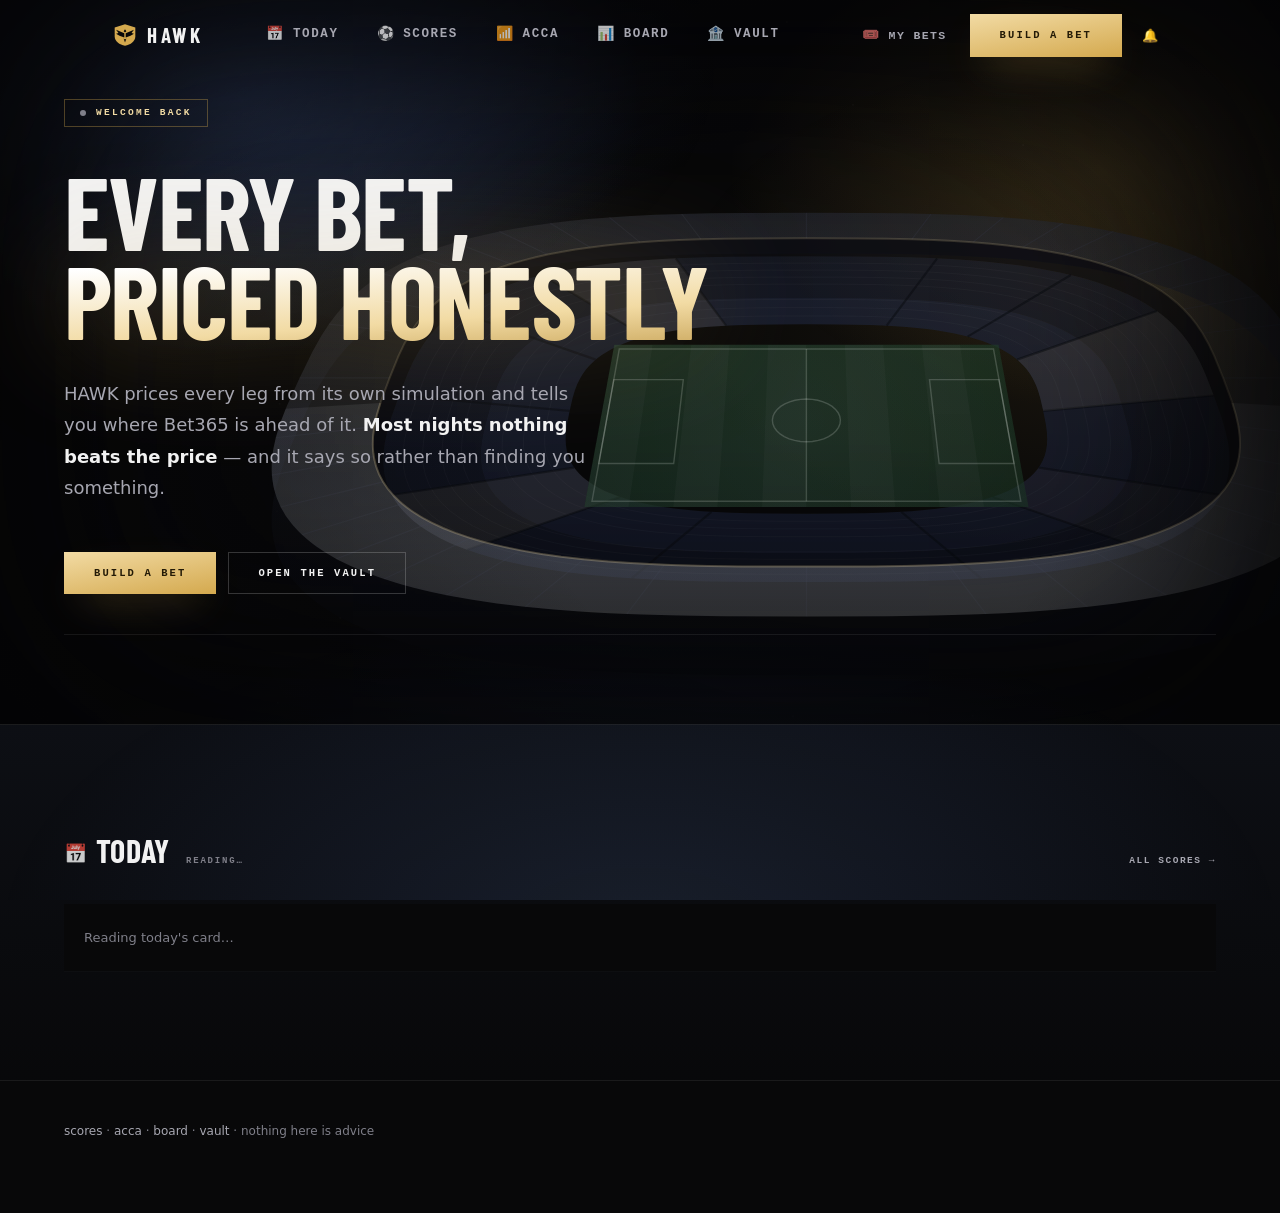
<file: index.html>
﻿<!doctype html>
<html lang="en">
<head>
<meta charset="utf-8">
<meta name="viewport" content="width=device-width,initial-scale=1">
<title>HAWK</title>
<meta name="description" content="Every bet, priced honestly.">
<link rel="icon" href="favicon.svg">
<link rel="manifest" href="manifest.webmanifest?v=6">
<meta name="theme-color" content="#080809">
<!-- Belt and braces: the meta refresh fires with JavaScript off, the script
     fires immediately, and the link below is there if a browser does neither.
     GitHub Pages has no server, so a redirect has to be a page. -->
<meta http-equiv="refresh" content="0; url=./home/">
<link rel="canonical" href="./home/">
<style>
  html,body{height:100%}
  body{margin:0;display:grid;place-items:center;background:#080809;color:#8b8b95;
    font:400 13px/1.8 system-ui,-apple-system,"Segoe UI",Roboto,sans-serif;text-align:center}
  a{color:#f2dba4}
  .m{font:700 11px/1 ui-monospace,SFMono-Regular,Menlo,Consolas,monospace;
    letter-spacing:.2em;text-transform:uppercase;color:#55555f}
</style>
</head>
<body>
  <div>
    <p class="m">HAWK</p>
    <p>Taking you to <a href="./home/">the Home page</a>.</p>
  </div>
<script>
  // Carry a hash through, in case something was linked with one.
  location.replace("./home/" + (location.hash || ""));
</script>
</body>
</html>
</file>
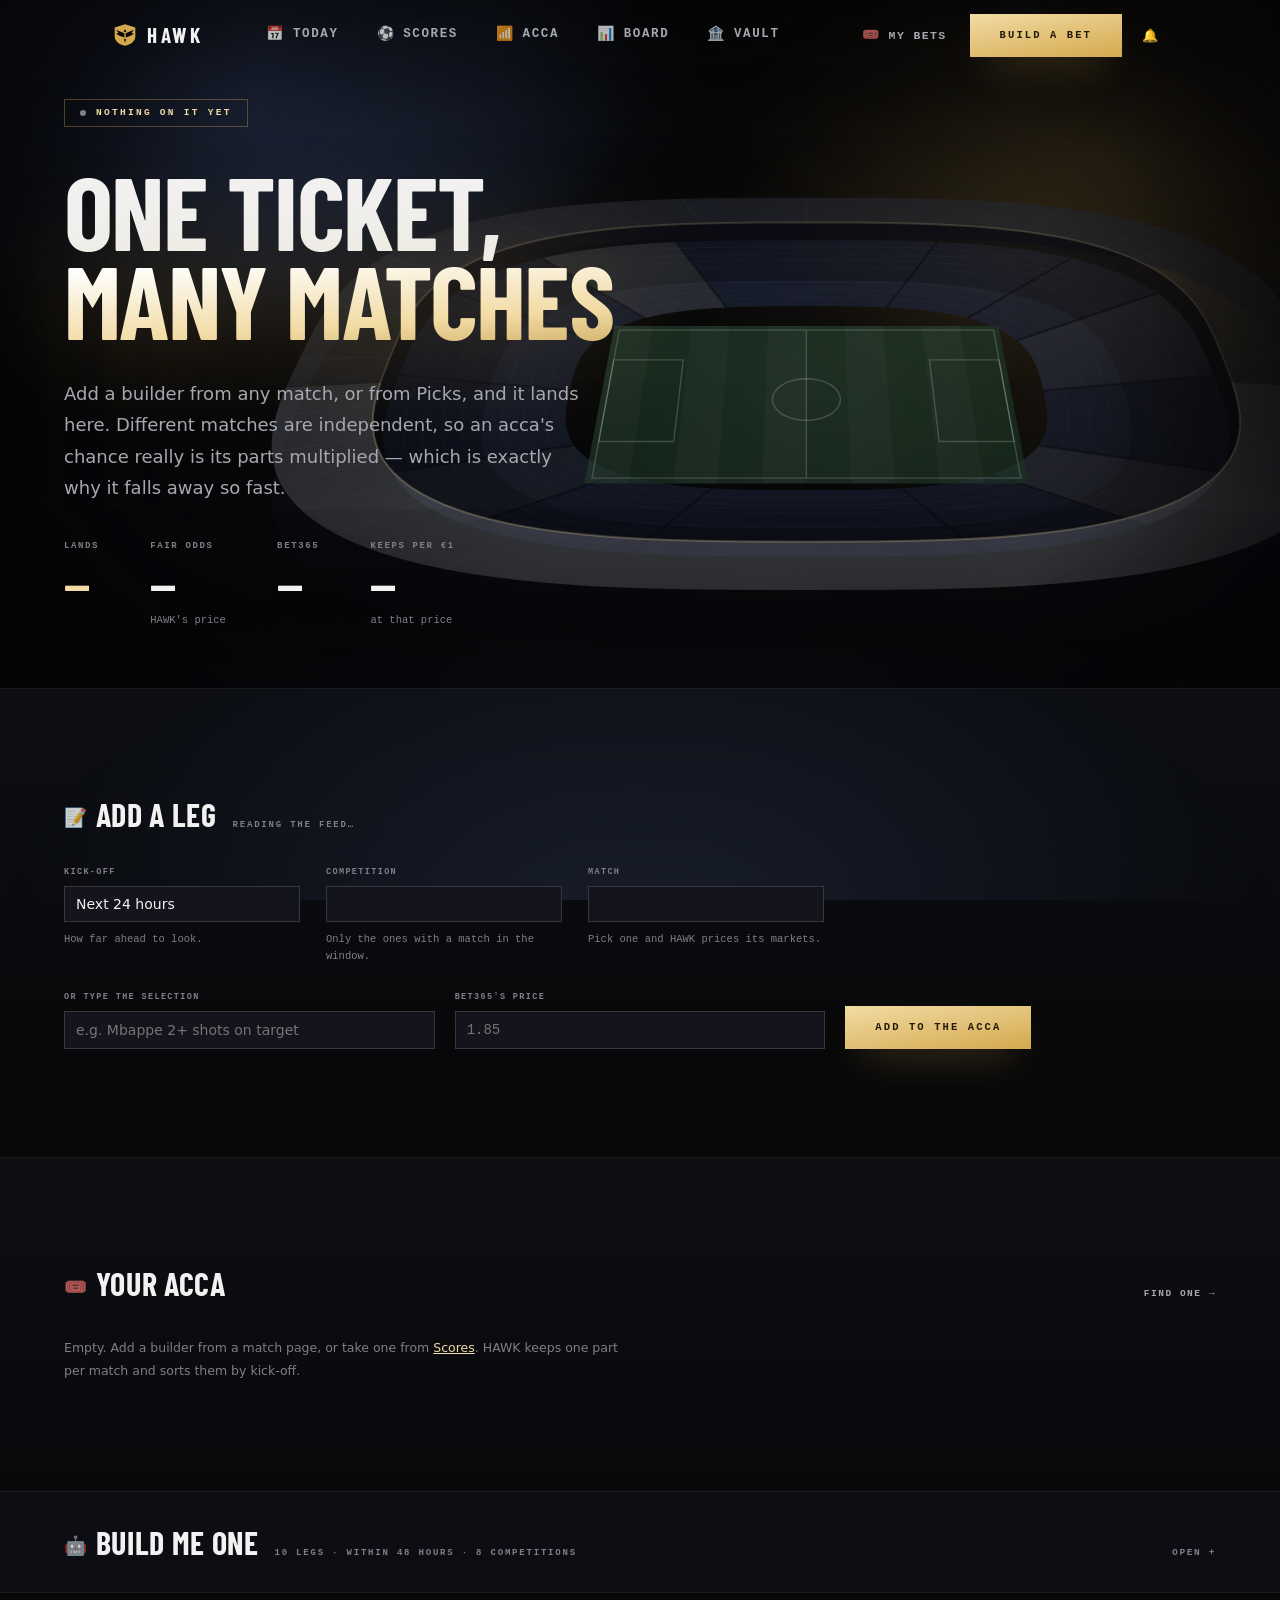
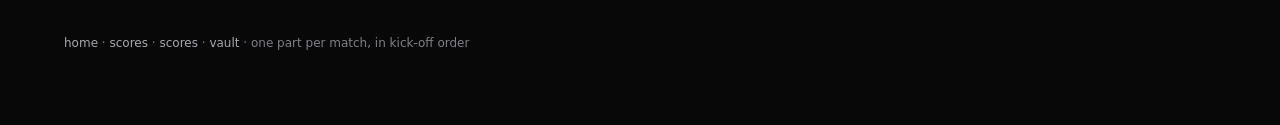
<file: acca/index.html>
<!doctype html>
<html lang="en">
<head>
<meta charset="utf-8">
<meta name="viewport" content="width=device-width,initial-scale=1">
<title>Acca · HAWK</title>
<meta name="description" content="Several matches on one ticket, priced honestly.">
<link rel="icon" href="../assets/hawk-mark.svg">
<link rel="manifest" href="../manifest.webmanifest?v=6">
<meta name="theme-color" content="#080809">
<link rel="preconnect" href="https://fonts.googleapis.com">
<link rel="preconnect" href="https://fonts.gstatic.com" crossorigin>
<link rel="stylesheet" href="https://fonts.googleapis.com/css2?family=Barlow+Condensed:wght@600;700&display=swap">
<link rel="stylesheet" href="../assets/hawk.css">
</head>
<body>

<header class="hero">
  <canvas aria-hidden="true" data-bg="ground"></canvas>
  <div class="wrap">
    <span class="tag" id="tag"><span class="dot off"></span>Nothing on it yet</span>
    <h1 class="moment mid" id="moment">One ticket,<span class="q">many matches</span></h1>
    <p class="said" id="said">Add a builder from any match, or from Picks, and it lands here.
      Different matches are independent, so an acca's chance really is its parts multiplied —
      which is exactly why it falls away so fast.</p>

    <div class="actot" id="tot" hidden>
      <div><div class="k">Lands</div><div class="v g" id="tP">—</div><div class="s" id="tPs"></div></div>
      <div><div class="k">Fair odds</div><div class="v" id="tF">—</div><div class="s">HAWK's price</div></div>
      <div><div class="k">Bet365</div><div class="v" id="tB">—</div><div class="s" id="tBs"></div></div>
      <div><div class="k">Keeps per €1</div><div class="v" id="tK">—</div><div class="s">at that price</div></div>
    </div>
  </div>
</header>

<!-- =====================================================================
     V1's builder, which the rebuild never had: pick any match from the feed
     and put a leg on the ticket without going to its page first. The chips
     are HAWK's own prices for that match; the box underneath is for markets
     HAWK does not price, where you supply Bet365's number yourself.
     ===================================================================== -->
<section class="calm" id="addSec">
  <div class="wrap">
    <div class="lede"><h3><span class="emj">📝</span>Add a leg</h3><span class="n" id="addN">reading the feed…</span></div>
    <div class="set" style="max-width:760px">
      <div><label for="aWhen">Kick-off</label><select id="aWhen"></select>
        <div class="hint">How far ahead to look.</div></div>
      <div><label for="aLg">Competition</label><select id="aLg"></select>
        <div class="hint" id="aLgHint">Only the ones with a match in the window.</div></div>
      <div><label for="aFx">Match</label><select id="aFx"></select>
        <div class="hint" id="aFxHint">Pick one and HAWK prices its markets.</div></div>
    </div>

    <div id="aChips" style="margin-top:28px"></div>

    <div class="lgf" id="aHand" style="margin-top:28px" hidden>
      <div><label for="aSel">Or type the selection</label>
        <input id="aSel" placeholder="e.g. Mbappe 2+ shots on target"></div>
      <div><label for="aOdds">Bet365's price</label>
        <input id="aOdds" class="num" inputmode="decimal" placeholder="1.85"></div>
      <div><button class="btn gold btn-sm" id="aAdd" type="button">Add to the acca</button></div>
    </div>
    <p class="note" id="aNote" hidden></p>
  </div>
</section>

<section class="calm" id="boardSec">
  <div class="wrap">
    <div class="lede"><h3><span class="emj">🎟️</span>Your acca</h3><span class="n" id="boardN"></span>
      <a href="../scores/">Find one →</a></div>
    <div id="board"></div>
    <p class="note" id="weak" hidden></p>
  </div>
</section>

<section class="calm" id="checkSec" hidden>
  <div class="wrap">
    <div class="lede"><h3><span class="emj">⚖️</span>Is it worth it</h3><span class="n" id="checkN"></span></div>
    <div class="two">
      <div>
        <div class="set" style="max-width:560px">
          <div><label for="price">Bet365's acca price</label>
            <input id="price" inputmode="decimal" placeholder="e.g. 25.00">
            <div class="hint" id="priceHint"></div></div>
          <div><label for="boost">Acca boost (%)</label>
            <input id="boost" type="number" min="0" max="200" step="1" placeholder="0">
            <div class="hint">Bet365 boosts the winnings, not the stake.</div></div>
          <div><label for="stake">Stake (€)</label>
            <input id="stake" inputmode="decimal" value="5">
            <div class="hint">What you would put on it.</div></div>
        </div>
        <div id="verdict" style="margin-top:26px"></div>
      </div>
      <div class="rail">
        <div class="slip">
          <div class="hd"><h4><span class="emj">📝</span>Log it</h4><span class="n" id="logN"></span></div>
          <p class="note" style="margin-top:14px">It goes into the Vault as one PENDING bet and
            settles itself as the matches finish.</p>
          <div style="margin-top:18px;display:flex;gap:10px;flex-wrap:wrap">
            <button class="btn gold btn-sm" id="toVault" type="button">Send to the Vault</button>
            <button class="btn ghost btn-sm" id="copy" type="button">Copy</button>
            <button class="btn ghost btn-sm" id="clear" type="button">Clear</button>
          </div>
        </div>
      </div>
    </div>
  </div>
</section>

<details class="calm fold" data-fold="monster">
  <summary><div class="wrap"><div class="lede"><h3><span class="emj">🤖</span>Build me one</h3>
    <span class="n" id="monN"></span><span class="mk-t"></span></div></div></summary>
  <div class="wrap">
    <p class="note" style="margin-top:0">HAWK checks every fixture in the window and takes the best
      single leg from each match — legs Bet365 publishes a price for, picking the ones where it pays
      closest to (or over) HAWK's fair odds. So the acca's Bet365 price is a real multiplication of
      real prices, not an estimate.</p>

    <div class="set" style="margin-top:26px">
      <div><label for="mLegs">Legs</label>
        <select id="mLegs"></select>
        <div class="hint">How many matches to put on it.</div></div>
      <div><label for="mHrs">Kick-off</label><select id="mHrs"></select>
        <div class="hint">How far ahead to look.</div></div>
      <div><label for="mStyle">Legs like</label><select id="mStyle"></select>
        <div class="hint" id="mStyleHint"></div></div>
    </div>

    <details class="fold" data-fold="monLeagues" style="margin-top:26px">
      <summary><div class="lede"><h3 style="font-size:17px"><span class="emj">🌍</span>Competitions</h3>
        <span class="n" id="mLgN"></span><span class="mk-t"></span></div></summary>
      <div class="lgs" id="mLgs"></div>
    </details>

    <div class="pk-run">
      <button class="btn gold" id="mGo" type="button">Build</button>
      <div class="pk-bar" id="mBar" hidden><i style="width:0"></i></div>
      <span class="pr" id="mPr"></span>
    </div>

    <div id="mRes" style="margin-top:26px"></div>
  </div>
</details>

<footer class="foot">
  <div class="wrap"><a href="../home/">home</a> · <a href="../scores/">scores</a> ·
    <a href="../scores/">scores</a> · <a href="../vault/">vault</a> ·
    one part per match, in kick-off order</div>
</footer>

<script src="../builder/engine.js"></script>
<script src="../assets/hawk-bg.js"></script>
<script src="../assets/hawk-acca.js"></script>
<script src="../assets/hawk-fold.js"></script>
<script src="../assets/hawk-alerts.js"></script>
<script src="../assets/hawk-table.js"></script>
<script src="../assets/hawk-nav.js"></script>
<style>
.lgs{margin-top:4px}
.lgs .gr{padding:14px 0;border-bottom:1px solid var(--rule)}
.lgs .gr:last-child{border-bottom:0}
.lgs .gr > .hd{display:flex;align-items:center;gap:10px;cursor:pointer}
.lgs .gr > .hd b{font:700 9.5px/1 var(--mono);letter-spacing:.16em;text-transform:uppercase;color:var(--muted)}
.lgs .gr > .hd i{font-style:normal;font:400 10px/1 var(--mono);color:var(--faint);margin-left:auto}
.lgs .ls{display:flex;flex-wrap:wrap;gap:7px;margin-top:11px}
.lgs label{display:inline-flex;align-items:center;gap:7px;padding:6px 10px;cursor:pointer;
  font:400 11.5px/1 var(--sans);color:var(--faint);
  box-shadow:inset 0 0 0 1px var(--rule);transition:color .3s var(--film),box-shadow .3s var(--film)}
.lgs label:hover{color:var(--text)}
.lgs label.on{color:var(--gold-hi);box-shadow:inset 0 0 0 1px var(--gold)}
.lgs input{position:absolute;opacity:0;pointer-events:none}
</style>
<script>
/* ===========================================================================
   ACCA — several matches on one ticket.

   The page's whole argument is in the running column. Each part's own chance
   is quiet; what is printed loud beside it is the chance of the WHOLE acca
   once that match is on it. Add a fifth leg and watch 16% become 3.2%, and
   the question "which leg is costing me" has answered itself before you have
   done any arithmetic.

   One part per match, because Bet365 prices a same-match builder as a unit
   and there is no honest way to divide a builder's price back into legs.
   That is also why the Bet365 column goes blank the moment one part is a
   builder: HAWK knows its own fair price for it and does not know Bet365's.
   =========================================================================== */
(() => {
  "use strict";
  const $ = (s, r = document) => r.querySelector(s);
  const esc = (s) => String(s == null ? "" : s)
    .replace(/&/g, "&amp;").replace(/</g, "&lt;").replace(/>/g, "&gt;").replace(/"/g, "&quot;");
  const odds = (x) => (x > 0 && Number.isFinite(x) ? (+x).toFixed(2) : "—");
  const pct = (p, dp = 0) => (Number.isFinite(p) ? `${(100 * p).toFixed(dp)}%` : "—");
  const money = (n) => `€${(+n || 0).toFixed(2)}`;
  const plural = (n, w) => `${n} ${w}${n === 1 ? "" : /(ch|sh|s|x|z)$/.test(w) ? "es" : "s"}`;
  const num = (s) => parseFloat(String(s == null ? "" : s).replace(",", "."));
  const load = (k, f) => { try { const v = localStorage.getItem(k); return v === null ? f : JSON.parse(v); } catch { return f; } };
  const save = (k, v) => { try { localStorage.setItem(k, JSON.stringify(v)); } catch { /* full */ } };
  const E = window.HAWK, A = window.HAWKAcca;

  const hhmm = (iso) => { const t = Date.parse(iso); return Number.isFinite(t)
    ? new Date(t).toLocaleTimeString(undefined, { hour: "2-digit", minute: "2-digit" }) : ""; };
  const dayName = (iso) => { const t = Date.parse(iso); if (!Number.isFinite(t)) return "";
    const d = new Date(t);
    return d.toDateString() === new Date().toDateString() ? ""
      : d.toLocaleDateString(undefined, { weekday: "short" }); };
  const started = (pt) => !!(pt.kickoff && Date.parse(pt.kickoff) < Date.now());

  const C = { price: "", boost: "", stake: load("hawk.accaStake", "5") };

  /* ================================================== V1's builder, ported
     Pick a match from the feed and put a leg on the ticket. The rebuild only
     ever let you add a part from the match page itself, which meant six page
     loads to make a six-fold. The chips are HAWK's own prices for the chosen
     match; the typed box is for markets HAWK has no price for, where the
     number has to be yours. */
  const WIN = [[12, "Next 12 hours"], [24, "Next 24 hours"],
               [48, "Next 2 days"], [72, "Next 3 days"]];
  const B = { hours: load("hawk.accaAddHours", 24), league: "", id: "", games: [], m: null, busy: false };

  const dayKeys = (hours) => {
    const out = [];
    for (let i = 0; i <= Math.ceil(hours / 24); i++) {
      const d = new Date(Date.now() + i * 86400e3);
      out.push(`${d.getFullYear()}-${String(d.getMonth() + 1).padStart(2, "0")}-${String(d.getDate()).padStart(2, "0")}`);
    }
    return out;
  };

  async function addFeed() {
    $("#aWhen").innerHTML = WIN.map(([h, t]) =>
      `<option value="${h}"${h === B.hours ? " selected" : ""}>${t}</option>`).join("");
    const until = Date.now() + B.hours * 3600e3;
    let games = [];
    for (const d of dayKeys(B.hours)) {
      try { games = games.concat(await E.scores(d)); } catch { /* that day is short */ }
    }
    // not started, inside the window, and not already on the ticket
    const on = new Set(A.list().map((p) => String(p.id)));
    B.games = games.filter((g) => g && g.home && g.away && g.status === 2
        && Date.parse(g.kickoff || 0) > Date.now() && Date.parse(g.kickoff || 0) <= until)
      .sort((a, b) => Date.parse(a.kickoff || 0) - Date.parse(b.kickoff || 0));
    $("#addN").textContent = B.games.length
      ? `${plural(B.games.length, "match")} to choose from` : "nothing in that window";
    $("#aLgHint").textContent = on.size
      ? `${plural(on.size, "match")} already on the ticket — adding one again replaces it.`
      : "Only the ones with a match in the window.";
    addLeagues();
  }

  function addLeagues() {
    const ls = [...new Set(B.games.map((g) => g.league || "Other"))].sort();
    if (!ls.includes(B.league)) B.league = ls[0] || "";
    $("#aLg").innerHTML = ls.map((l) =>
      `<option${l === B.league ? " selected" : ""}>${esc(l)}</option>`).join("")
      || `<option>—</option>`;
    addFixtures();
  }

  function addFixtures() {
    const fx = B.games.filter((g) => (g.league || "Other") === B.league);
    if (!fx.some((g) => String(g.id) === String(B.id))) B.id = fx.length ? String(fx[0].id) : "";
    $("#aFx").innerHTML = fx.map((g) => `<option value="${esc(g.id)}"${
      String(g.id) === String(B.id) ? " selected" : ""}>${
      [dayName(g.kickoff), hhmm(g.kickoff)].filter(Boolean).join(" ")} · ${
      esc(g.home)} v ${esc(g.away)}</option>`).join("") || `<option>—</option>`;
    addMarkets();
  }

  /* The markets worth a chip: one per common question, the way V1's "common
     selections" worked, plus whichever of them Bet365 actually prices. */
  const CHIP_IDS = ["dc:home", "dc:away", "res:home", "res:draw", "res:away",
                    "goals:o1.5", "goals:o2.5", "goals:u2.5", "goals:u3.5",
                    "btts:yes", "btts:no"];

  async function addMarkets() {
    const box = $("#aChips"), hand = $("#aHand");
    if (!B.id) { box.innerHTML = `<p class="note" style="margin:0">Nothing to price.</p>`;
                 hand.hidden = true; return; }
    box.innerHTML = `<div class="skel">Pricing ${esc(B.league)}…</div>`;
    hand.hidden = true;
    const want = B.id;
    B.busy = true;
    let m = null;
    try { m = await E.match(B.league, String(B.id)); } catch { /* said below */ }
    B.busy = false;
    if (String(want) !== String(B.id)) return;          // you moved on while it read
    B.m = m;
    if (!m) { box.innerHTML = `<p class="note" style="margin:0">HAWK couldn't price that one.</p>`;
              hand.hidden = true; return; }

    const byId = new Map((m.legs || []).map((l) => [l.id, l]));
    const chips = CHIP_IDS.map((id) => byId.get(id)).filter(Boolean);
    const already = A.get(String(m.id));
    box.innerHTML = `<div class="achips">${chips.map((l) => {
      const fair = l.p > 0 ? 1 / l.p : 0;
      const beats = l.bookPrice && l.bookPrice > fair;
      return `<button class="achip${beats ? " val" : ""}" type="button" data-add="${esc(l.id)}">
        <span class="l">${esc(l.label)}</span>
        <span class="r">${l.bookPrice ? odds(l.bookPrice) : "—"}<small>HAWK ${pct(l.p)}</small></span>
      </button>`;
    }).join("")}</div>`
      + (already ? `<p class="note" style="margin:16px 0 0">${esc(m.home)} v ${esc(m.away)} is already
          on the ticket with ${plural(already.legs.length, "leg")} — adding another replaces it,
          because Bet365 prices one builder per match as a unit.</p>` : "");
    hand.hidden = false;
  }

  function addLeg(id) {
    const m = B.m;
    if (!m) return;
    const leg = (m.legs || []).find((l) => l.id === id);
    if (!leg) return;
    A.add(m, [leg], leg.p);
    say(`${leg.label} — ${m.home} v ${m.away} is on the ticket.`);
    C.price = "";
    paint();
    addMarkets();
  }

  /* A typed leg: HAWK has no chance for it, so the price you give IS the
     chance, and the acca says so rather than pretending to a read it has not
     got. That is also why it never counts as beating the price. */
  function addTyped() {
    const m = B.m;
    if (!m) return;
    const label = String($("#aSel").value || "").trim();
    const price = num($("#aOdds").value);
    if (!label) { say("Type what the leg is first."); return; }
    if (!Number.isFinite(price) || price <= 1) { say("That price doesn't look like decimal odds."); return; }
    const leg = { id: `typed:${Date.now()}`, label, market: "Typed in", kind: "typed",
                  p: 1 / price, pRaw: 1 / price, fair: price, bookPrice: price, typed: true };
    A.add(m, [leg], leg.p);
    $("#aSel").value = ""; $("#aOdds").value = "";
    say(`${label} — ${m.home} v ${m.away} is on the ticket, at the price you gave.`);
    C.price = "";
    paint();
    addMarkets();
  }
  function say(t) { const n = $("#aNote"); n.textContent = t; n.hidden = false; }

  /* ======================================================= the departure board */
  function paint() {
    const parts = A.list(), t = A.totals(parts);
    $("#boardN").textContent = parts.length
      ? `${plural(parts.length, "match")} · ${plural(t.legs, "leg")}` : "";

    if (!parts.length) {
      $("#tag").innerHTML = `<span class="dot off"></span>Nothing on it yet`;
      $("#moment").innerHTML = `One ticket,<span class="q">many matches</span>`;
      $("#tot").hidden = true;
      $("#checkSec").hidden = true;
      $("#board").innerHTML = `<p class="note" style="margin:0">Empty. Add a builder from a match
        page, or take one from <a href="../scores/" style="color:var(--gold-hi)">Scores</a>.
        HAWK keeps one part per match and sorts them by kick-off.</p>`;
      $("#weak").hidden = true;
      return;
    }

    /* The running chance, compounded in kick-off order. The bar is against the
       first match alone, so the first part is always full and every one after
       it shows what it took off. */
    let run = 1;
    const runs = parts.map((pt) => (run *= pt.p || 0));
    const first = runs[0] || 1;

    // The part least likely to land: the one to drop if you want it to come in.
    const weak = parts.length > 1
      ? parts.reduce((w, pt) => (!w || (pt.p || 1) < (w.p || 1) ? pt : w), null) : null;

    $("#tag").innerHTML = `<span class="dot q"></span>${plural(parts.length, "match")} on it`;
    $("#moment").innerHTML = `${plural(t.legs, "leg")},<span class="q">${pct(t.p, t.p < 0.1 ? 2 : 1)}</span>`;
    $("#said").innerHTML = `About 1 in ${Math.round(1 / t.p).toLocaleString()}. HAWK's fair price is
      <b>${odds(t.fair)}</b>${t.known ? ` and the legs multiply to <b>${odds(t.known)}</b> at Bet365`
        : ` — Bet365's price is its own to set, because ${
          parts.filter((p) => p.legs.length > 1).length === 1 ? "one part is a same-match builder"
            : `${parts.filter((p) => p.legs.length > 1).length} parts are same-match builders`}`}.`;

    $("#tot").hidden = false;
    $("#tP").textContent = pct(t.p, t.p < 0.1 ? 2 : 1);
    $("#tPs").textContent = `1 in ${Math.round(1 / t.p).toLocaleString()}`;
    $("#tF").textContent = odds(t.fair);
    $("#tB").textContent = t.known ? odds(t.known) : "—";
    $("#tBs").textContent = t.known ? `${plural(parts.length, "single")} multiplied` : "builders — type it below";
    const keeps = t.known ? t.p * t.known : null;
    $("#tK").textContent = keeps == null ? "—" : money(keeps);
    $("#tK").className = `v${keeps == null ? "" : keeps >= 1 ? " up" : " dn"}`;

    $("#board").innerHTML = `<div class="dbh"><span>Kick-off</span><span>Match</span>
        <span>This one</span><span>Acca so far</span><span></span></div>`
      + parts.map((pt, i) => partRow(pt, i, runs[i], first, pt === weak)).join("");

    // What dropping the weakest buys back — only quotable as a price when
    // every part is a single, for the same reason the column above goes blank.
    if (weak && parts.length > 1) {
      const without = weak.p > 0 ? t.p / weak.p : null;
      const wPrice = t.known && A.partPrice(weak) ? t.known / A.partPrice(weak) : null;
      $("#weak").innerHTML = `Drop <b>${esc(weak.home)} v ${esc(weak.away)}</b> and the acca goes back
        to <b>${pct(without, without < 0.1 ? 2 : 1)}</b>${wPrice ? ` at about <b>${odds(wPrice)}</b>` : ""}.
        Each bar is the acca's chance once that match is on it, against the first match alone.`;
      $("#weak").hidden = false;
    } else $("#weak").hidden = true;

    $("#checkSec").hidden = false;
    $("#checkN").textContent = plural(parts.length, "match");
    $("#logN").textContent = plural(t.legs, "leg");
    $("#price").placeholder = t.known ? odds(t.known) : "e.g. 25.00";
    verdict();
  }

  function partRow(pt, i, runP, first, weak) {
    const d = dayName(pt.kickoff);
    const w = first > 0 ? Math.max(2, Math.min(100, 100 * (runP / first))) : 0;
    return `<details class="ap ${weak ? "weak" : ""}" data-i="${i}">
      <summary><div class="dbr">
        <span class="t">${esc(d ? `${d} ${hhmm(pt.kickoff)}` : hhmm(pt.kickoff) || "TBC")}</span>
        <span class="mu"><span class="nm">${pt.homeCrest
            ? `<img src="${esc(pt.homeCrest)}" alt="" onerror="this.remove()">` : ""}
          <span>${esc(pt.home)}</span><i>v</i><span>${esc(pt.away)}</span></span>
          <small>${esc(pt.legs.map((l) => l.label).join(" & "))}${
            started(pt) ? " · started" : ""}</small></span>
        <span class="one">${pct(pt.p, pt.p < 0.1 ? 1 : 0)}</span>
        <span class="run" style="--w:${w.toFixed(1)}%">${pct(runP, runP < 0.1 ? 2 : 1)}<i></i></span>
        <button class="rm" data-rm="${esc(pt.id)}" type="button" title="Take this match off">×</button>
      </div></summary>
      <div class="apbody">
        <ul class="legs">${pt.legs.map((l, j) => `<li>
          <span class="i">${j + 1}</span>
          <span>${esc(l.label)}<small>${esc(l.market || "")}${l.player ? ` · ${esc(l.player)}` : ""}</small></span>
          <b>${pct(l.p)}</b>
          <b class="${l.bookPrice > 1 ? "b" : ""}">${l.bookPrice > 1 ? odds(l.bookPrice) : "—"}</b></li>`).join("")}</ul>
        <p class="note">${pt.legs.length > 1
          ? `A same-match builder: HAWK prices these ${pt.legs.length} legs together, so the
             correlation between them is already in the ${pct(pt.p, pt.p < 0.1 ? 1 : 0)}.
             Bet365 prices it as a unit too, which is why this part has no price of its own here.`
          : `One leg at Bet365's own price — nothing to estimate.`}</p>
        <div class="acts" style="display:flex;gap:10px;flex-wrap:wrap;margin-top:18px">
          <a class="btn ghost btn-sm" href="../match/?league=${encodeURIComponent(pt.league || "")}&id=${encodeURIComponent(pt.id)}">Open the match</a>
        </div>
      </div></details>`;
  }

  /* ================================================================= worth it */
  function inputs() {
    const t = A.totals();
    const typed = num(C.price), price = typed > 1 ? typed : t.known || NaN;
    const boost = Math.max(0, num(C.boost) || 0), stake = num(C.stake) || 0;
    return { ...t, price, typed: typed > 1, boost, stake, eff: A.effective(price, boost) };
  }
  function verdict() {
    const out = $("#verdict"), a = inputs();
    $("#priceHint").textContent = a.known
      ? `The singles multiply to ${odds(a.known)}. Type Bet365's own number if it differs.`
      : "A builder's price is in no feed, so this one has to be typed.";
    if (!(a.price > 1) || !a.p) {
      out.innerHTML = `<div class="say"><b>Type the price</b>Break-even on HAWK's read is
        <b style="display:inline;color:var(--text)">${odds(a.fair)}</b>. Anything under that and the
        acca loses money over time however often it happens to come in.</div>`;
      return;
    }
    const ev = a.p * a.eff - 1, good = ev > 0;
    // The boost that would make this price fair — Bet365 runs acca boosts on 3+ legs.
    const need = a.fair > a.price ? 100 * ((a.fair - 1) / (a.price - 1) - 1) : 0;
    out.innerHTML = `<div class="say ${good ? "good" : "bad"}">
      <b>${good ? "Worth backing" : "Don't back it"}</b>
      It lands ${pct(a.p, a.p < 0.1 ? 1 : 0)} where ${odds(a.eff)} needs
      ${pct(1 / a.eff, a.p < 0.1 ? 1 : 0)} — ${ev >= 0 ? "+" : ""}${(100 * ev).toFixed(1)}%.
      ${!a.typed ? `<br>Using the singles multiplied: ${odds(a.price)}.` : ""}
      ${a.boost ? `<br>With your ${a.boost}% boost, ${odds(a.price)} pays like <b style="display:inline;color:var(--text)">${odds(a.eff)}</b>.` : ""}
      <br>About 1 in ${Math.round(1 / a.p).toLocaleString()}. Pays ${money(a.eff * a.stake)} on ${money(a.stake)}.
      <br>${good
        ? `Expected profit ≈ ${money(ev * a.stake)} per ${money(a.stake)} over many accas like this one.
           Most of them will still lose — that is what a 1-in-${Math.round(1 / a.p)} shot is.`
        : `Bet365's margin compounds over ${plural(a.parts, "selection")} — a same-match builder is
           one selection with one margin, not several: you would lose ≈
           ${money(-ev * a.stake)} per ${money(a.stake)} on average.${
             need && !a.boost ? ` An acca boost of ${Math.ceil(need)}%+ would make it fair.` : ""}`}
      </div>`;
  }

  /* ============================================================== the Vault */
  function toVault() {
    const parts = A.list(), a = inputs();
    if (!parts.length) return;
    if (!(a.price > 1)) return note("Type the acca's price first.");
    if (!(a.stake > 0)) return note("Enter a stake.");
    let bank, bets;
    try {
      bank = parseFloat(localStorage.getItem("hawk_bankroll"));
      if (!Number.isFinite(bank)) bank = 1000;
      bets = JSON.parse(localStorage.getItem("hawk_bets") || "[]");
      if (!Array.isArray(bets)) bets = [];
    } catch { return note("Couldn't open the Vault's storage in this browser."); }
    if (bank < a.stake) return note(`Not enough in your Vault bankroll (${money(bank)}).`);
    if (a.stake / bank >= 0.1 && !confirm(
      `${money(a.stake)} is ${Math.round(100 * a.stake / bank)}% of your ${money(bank)} bankroll.\n\n`
      + `This acca lands about 1 in ${Math.round(1 / a.p)}. Log it anyway?`)) return;

    const price = Math.round(a.eff * 100) / 100;

    /* A tap that registers twice logs the ticket twice. On 25 Nov two
       identical Slavia Praha v Villarreal slips landed in the Vault 78
       milliseconds apart -- too close together to be two decisions -- and
       the stake came off the bankroll both times. The newest ticket is
       always at the head of the list, so one comparison catches it.
       Fifteen seconds is far longer than a double tap and far shorter than
       deciding to back the same slip a second time on purpose. */
    const sel = parts.map((pt) => pt.legs.map((l) => l.label).join(" & ")).join(" | ");
    const last = bets[0];
    const lastAt = last ? +((/^bet_(\d{12,})/.exec(last.id || "") || [])[1] || 0) : 0;
    if (last && Date.now() - lastAt < 15000
        && Math.abs((+last.stake || 0) - a.stake) < 0.005
        && Math.abs((+last.odds || 0) - price) < 0.005
        && (last.legs || []).map((l) => l.selection).join(" | ") === sel)
      return note("That acca is already in the Vault — this would have logged it twice.");

    bets.unshift({
      id: "bet_" + Date.now(),
      date: new Date().toLocaleDateString("en-US", { month: "short", day: "numeric", hour: "2-digit", minute: "2-digit" }),
      legs: parts.map((pt) => ({
        fixture: `${pt.home} vs ${pt.away}`,
        selection: pt.legs.map((l) => l.label).join(" & "),
        angle: `HAWK: ${pct(pt.p, 1)} · fair ${odds(pt.fair)}`,
        odds: +((A.partPrice(pt) || pt.fair) || 1).toFixed(2),
        type: "acca", league: pt.league || "",
        subSelections: pt.legs.map((l) => ({ label: l.label, odds: +((l.bookPrice || l.fair) || 1).toFixed(2) })),
        hawk: A.hawkPart(pt),
      })),
      stake: a.stake, odds: price, potentialReturn: a.stake * price, status: "PENDING",
      source: "hawk", hawkP: a.p,
    });
    try {
      localStorage.setItem("hawk_bankroll", (bank - a.stake).toFixed(2));
      localStorage.setItem("hawk_bets", JSON.stringify(bets));
    } catch { return note("Couldn't save to the Vault's storage."); }

    note(`Logged: ${money(a.stake)} @ ${odds(price)} across ${plural(parts.length, "match")}`
       + `${a.boost ? ` (boosted from ${odds(a.price)})` : ""}. It settles itself as they finish.`, "good");
  }
  const note = (text, tone = "info") => {
    if (window.HAWKAlerts) window.HAWKAlerts.notice({ icon: "🦅", word: "Vault", text, tone, href: "../vault/" });
    else alert(text);
  };

  function copy() {
    const parts = A.list(), t = A.totals(parts);
    const text = [`ACCA — ${plural(t.legs, "leg")}, ${plural(parts.length, "match")}`,
      ...parts.map((pt) => `${pt.home} v ${pt.away}: ${pt.legs.map((l) => l.label).join(" & ")}`),
      `Chance ${pct(t.p, 2)} · fair ${odds(t.fair)}${t.known ? ` · Bet365 ${odds(t.known)}` : ""}`].join("\n");
    navigator.clipboard.writeText(text).then(() => note("Acca copied."), () => note("Couldn't copy."));
  }

  /* ========================================================= build me one
     The Monster: one Bet365-priced leg per match across the window, so the
     acca's price is real prices multiplied rather than anything estimated. */
  const WINDOWS = [["today", "Today"], [24, "Within 24 hours"], [48, "Within 48 hours"],
                   [72, "Within 3 days"], [168, "Within 7 days"]];
  const STYLES = [["Banker", "Safe legs", "Each leg 72–95%. It takes more of them to reach a price."],
                  ["Balanced", "Mixed", "Each leg 55–90%."],
                  ["Punchy", "Bold legs", "Each leg 35–78%. Fewer legs, bigger price, lands far less."]];
  const GROUPS = (E && E.LEAGUE_GROUPS) || [];
  const ALL = (E && E.LEAGUES) || [];
  const DEFAULT_LEAGUES = [
    ...((GROUPS.find((g) => g.key === "top5") || {}).leagues || []),
    ...((GROUPS.find((g) => g.key === "europe") || {}).leagues || []),
  ];
  const M = {
    leagues: new Set((load("hawk.monsterLeagues", DEFAULT_LEAGUES) || []).filter((l) => ALL.includes(l))),
    hours: load("hawk.monsterHours", 48),
    legs: load("hawk.monsterLegs", 10),
    style: load("hawk.monsterStyle", "Banker"),
    data: null, timer: 0,
  };
  const hoursFor = (w) => {
    if (w !== "today") return +w;
    const mid = new Date(); mid.setHours(24, 0, 0, 0);
    return (mid.getTime() - Date.now()) / 3600e3;
  };

  function monSetup() {
    $("#mLegs").innerHTML = [4, 6, 8, 10, 12, 15, 20].map((n) =>
      `<option value="${n}" ${n === M.legs ? "selected" : ""}>${n}</option>`).join("");
    $("#mHrs").innerHTML = WINDOWS.map(([v, t]) =>
      `<option value="${v}" ${String(v) === String(M.hours) ? "selected" : ""}>${t}</option>`).join("");
    $("#mStyle").innerHTML = STYLES.map(([v, t]) =>
      `<option value="${v}" ${v === M.style ? "selected" : ""}>${t}</option>`).join("");
    monHints();
    monLeagues();
  }
  function monHints() {
    $("#mStyleHint").textContent = (STYLES.find(([v]) => v === M.style) || [, , ""])[2];
    const when = (WINDOWS.find(([v]) => String(v) === String(M.hours)) || [, "48 hours"])[1];
    $("#monN").textContent = `${M.legs} legs · ${String(when).toLowerCase()} · ${plural(M.leagues.size, "competition")}`;
    $("#mLgN").textContent = M.leagues.size ? plural(M.leagues.size, "competition") : "none picked";
  }
  function monLeagues() {
    $("#mLgs").innerHTML = GROUPS.map((gr) => {
      const ls = (gr.leagues || []).filter((l) => ALL.includes(l));
      if (!ls.length) return "";
      const on = ls.filter((l) => M.leagues.has(l)).length;
      return `<div class="gr"><div class="hd" data-grp="${esc(gr.key)}">
        <b>${esc(gr.icon)} ${esc(gr.name)}</b><i>${on} of ${ls.length} · ${on === ls.length ? "none" : "all"}</i></div>
        <div class="ls">${ls.map((l) => `<label class="${M.leagues.has(l) ? "on" : ""}">
          <input type="checkbox" value="${esc(l)}" ${M.leagues.has(l) ? "checked" : ""}>${esc(l)}</label>`).join("")}</div>
      </div>`;
    }).join("");
  }

  function monToggle() {
    if (!E || !E.startMonster) return;
    if (M.data && M.data.running) { try { M.data = E.stopMonster(); } catch { /* stopping */ } monPaint(); return; }
    if (!M.leagues.size) { $("#mPr").textContent = "Pick at least one competition."; return; }
    try {
      M.data = E.startMonster({ leagues: [...M.leagues], hours: hoursFor(M.hours),
                                perMatch: 1, style: M.style, focus: "Mix", extras: false });
    } catch (err) { $("#mPr").textContent = (err && err.message) || "It wouldn't start."; return; }
    monPaint(); monPoll();
  }
  function monPoll() {
    clearTimeout(M.timer);
    M.timer = setTimeout(() => {
      try { M.data = E.monsterStatus(); } catch { return; }
      monPaint();
      if (M.data && M.data.running) monPoll();
    }, 700);
  }

  /* The best M.legs of whatever it found. A Monster result carries the
     engine's own `ratio` — Bet365's price times the chance, with the chance
     capped just above what Bet365's own price implies. The cap is the point:
     ranked on HAWK's raw chance, the legs that always win are the ones HAWK
     disagrees with the bookmakers about most (cards, mostly), which are
     exactly the ones HAWK is least sure of. Ranking on `ratio` is the engine's
     answer to that and this page does not get to invent a second one.

     Note the field is `bookPrice`, not `b365` as a Picks result uses — a
     Monster leg is a single, so it carries the book's price directly. */
  const monPicked = () => {
    const rs = ((M.data && M.data.results) || [])
      .filter((r) => r && r.legs && r.legs.length && r.bookPrice > 1);
    return rs.slice()
      .sort((a, b) => (b.ratio || 0) - (a.ratio || 0))
      .slice(0, M.legs)
      .sort((a, b) => String(a.kickoff || "").localeCompare(String(b.kickoff || "")));
  };

  function monPaint() {
    const running = !!(M.data && M.data.running);
    const done = (M.data && M.data.done) || 0, total = (M.data && M.data.total) || 0;
    $("#mGo").textContent = running ? "Stop" : (M.data ? "Build again" : "Build");
    $("#mBar").hidden = !running && !total;
    if (total) $("#mBar").firstElementChild.style.width = `${(100 * done / total).toFixed(1)}%`;
    $("#mPr").textContent = running ? `${done} of ${total} matches` : total ? `${plural(total, "match")} checked` : "";

    const picked = monPicked();
    if (!picked.length) {
      $("#mRes").innerHTML = running ? `<p class="note" style="margin:0">Looking…</p>`
        : total ? `<p class="note" style="margin:0">Nothing in range. The style decides how likely each
            leg has to be — "Bold legs" finds more of them than "Safe legs" does.</p>` : "";
      return;
    }
    const p = picked.reduce((s, r) => s * r.p, 1);
    const price = picked.reduce((s, r) => s * (r.bookPrice || 1), 1);
    const keeps = price * p;
    $("#mRes").innerHTML = `
      <div class="actot" style="margin-top:0">
        <div><div class="k">Lands</div><div class="v g">${pct(p, p < 0.01 ? 3 : 2)}</div>
          <div class="s">1 in ${Math.round(1 / p).toLocaleString()}</div></div>
        <div><div class="k">Bet365</div><div class="v">${odds(price)}</div>
          <div class="s">${plural(picked.length, "single")} multiplied</div></div>
        <div><div class="k">Keeps per €1</div><div class="v ${keeps >= 1 ? "up" : "dn"}">${money(keeps)}</div>
          <div class="s">at that price</div></div>
      </div>
      <ul class="legs" style="margin:26px 0 0;padding:0;list-style:none">${picked.map((r, i) => `<li
        style="display:grid;grid-template-columns:20px minmax(0,1fr) 56px 56px;gap:12px;align-items:center;
               padding:12px 0;border-bottom:1px solid var(--rule);font-size:13.5px">
        <span style="font:700 10px/1 var(--mono);color:var(--faint)">${i + 1}</span>
        <span>${esc(r.legs[0].label)}<small style="display:block;margin-top:4px;font:400 10px/1.4 var(--mono);color:var(--faint)">${
          esc(r.home)} v ${esc(r.away)} · ${esc(r.league || "")}</small></span>
        <b style="text-align:right;font:400 12px/1 var(--mono);color:var(--muted)">${pct(r.p)}</b>
        <b style="text-align:right;font:400 12px/1 var(--mono)">${odds(r.bookPrice)}</b></li>`).join("")}</ul>
      <p class="note">Every leg here has a Bet365 price of its own, so ${odds(price)} is those prices
        multiplied — not an estimate. ${keeps >= 1
          ? `At ${money(keeps)} back per euro it is on the right side of fair, which is rare over
             ${picked.length} legs.`
          : `At ${money(keeps)} back per euro the margin has compounded ${picked.length} times.
             That is what an acca this long costs, and no selection fixes it.`}</p>
      <div style="margin-top:22px"><button class="btn gold btn-sm" id="mUse" type="button">Use as my acca</button></div>`;
  }

  function monUse() {
    const picked = monPicked();
    if (!picked.length) return;
    if (A.list().length && !confirm(`Replace your acca with these ${picked.length} legs?`)) return;
    A.clear();
    for (const r of picked) A.add(r, r.legs.slice(0, 1), r.p);
    C.price = "";
    paint();
    $("#boardSec").scrollIntoView({ behavior: "smooth", block: "start" });
  }

  /* ================================================================ events */
  $("#board").addEventListener("click", (e) => {
    const rm = e.target.closest("[data-rm]");
    if (!rm) return;
    e.preventDefault(); e.stopPropagation();
    A.remove(rm.dataset.rm);
    C.price = "";
    $("#price").value = "";
    paint();
  });

  for (const [id, key, pref] of [["price", "price", null], ["boost", "boost", null],
                                 ["stake", "stake", "hawk.accaStake"]])
    $("#" + id).addEventListener("input", (e) => {
      C[key] = e.target.value;
      if (pref) save(pref, C[key]);
      verdict();
    });
  $("#stake").value = C.stake;

  /* the builder's own controls */
  $("#aWhen").onchange = (e) => { B.hours = +e.target.value; save("hawk.accaAddHours", B.hours); addFeed(); };
  $("#aLg").onchange = (e) => { B.league = e.target.value; addFixtures(); };
  $("#aFx").onchange = (e) => { B.id = e.target.value; addMarkets(); };
  $("#aChips").addEventListener("click", (e) => {
    const b = e.target.closest("[data-add]");
    if (b && !B.busy) addLeg(b.dataset.add);
  });
  $("#aAdd").onclick = addTyped;
  $("#aOdds").addEventListener("keydown", (e) => { if (e.key === "Enter") addTyped(); });

  $("#toVault").onclick = toVault;
  $("#copy").onclick = copy;
  $("#clear").onclick = () => {
    if (!A.list().length) return;
    if (!confirm("Clear your acca?")) return;
    A.clear(); C.price = ""; $("#price").value = ""; paint();
  };

  $("#mGo").onclick = monToggle;
  $("#mLegs").onchange = (e) => { M.legs = +e.target.value; save("hawk.monsterLegs", M.legs); monHints(); monPaint(); };
  $("#mHrs").onchange = (e) => { M.hours = e.target.value === "today" ? "today" : +e.target.value;
    save("hawk.monsterHours", M.hours); monHints(); };
  $("#mStyle").onchange = (e) => { M.style = e.target.value; save("hawk.monsterStyle", M.style); monHints(); };
  $("#mLgs").addEventListener("click", (e) => {
    const hd = e.target.closest("[data-grp]");
    if (!hd) return;
    const gr = GROUPS.find((g) => g.key === hd.dataset.grp);
    const ls = ((gr && gr.leagues) || []).filter((l) => ALL.includes(l));
    const all = ls.every((l) => M.leagues.has(l));
    for (const l of ls) all ? M.leagues.delete(l) : M.leagues.add(l);
    save("hawk.monsterLeagues", [...M.leagues]);
    monLeagues(); monHints();
  });
  $("#mLgs").addEventListener("change", (e) => {
    const box = e.target.closest("input[type=checkbox]");
    if (!box) return;
    box.checked ? M.leagues.add(box.value) : M.leagues.delete(box.value);
    box.closest("label").classList.toggle("on", box.checked);
    save("hawk.monsterLeagues", [...M.leagues]);
    monHints();
  });
  $("#mRes").addEventListener("click", (e) => { if (e.target.closest("#mUse")) monUse(); });

  // the acca changed in another tab (or on the match page in this one)
  document.addEventListener("hawk:acca", paint);
  addEventListener("storage", (e) => { if (e.key === A.KEY) paint(); });

  /* ================================================================== boot */
  paint();
  if (E && E.scores && E.match) addFeed();
  else { $("#addN").textContent = "the model didn't load"; $("#addSec").hidden = true; }
  if (E && E.startMonster) monSetup();
  else $("#monN").textContent = "the model didn't load";
})();
</script>
</body>
</html>
</file>
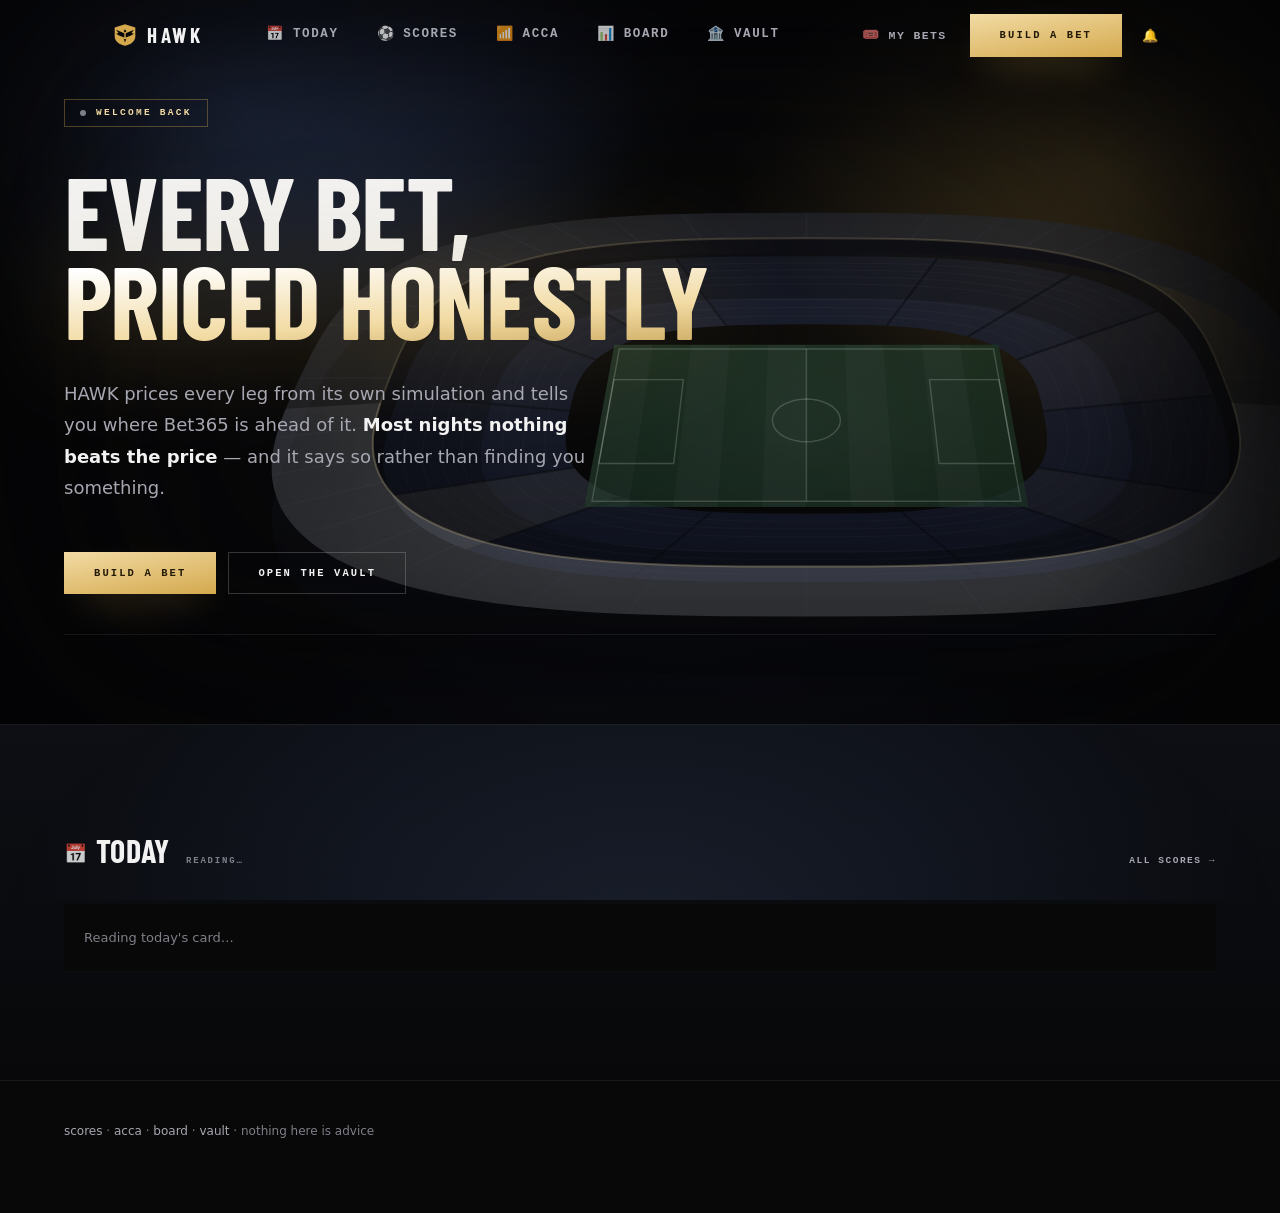
<file: builder/index.html>
<!doctype html>
<html lang="en">
<head>
<meta charset="utf-8">
<meta name="viewport" content="width=device-width,initial-scale=1">
<title>HAWK</title>
<meta name="robots" content="noindex">
<link rel="icon" href="../favicon.svg">
<meta name="theme-color" content="#080809">
<!-- A SIGNPOST, NOT A PAGE. The v1 builder that lived here was deleted in the
     rebuild, and this is three lines of redirect standing where it was.

     Why it had to come back: this was HAWK's front door for a year. Anything
     that remembers the old address lands here — a bookmark, a link, and above
     all a PHONE. An installed app keeps the start_url it was installed with,
     so a HAWK icon added to a home screen before the rebuild still opens
     /builder/ and got GitHub's own 404 page: white, in English, with nothing
     of HAWK on it and no way back.

     Do NOT "fix" manifest.webmanifest's "id": "./builder/" to match the new
     start_url. `id` is the app's permanent identity, and it is how a browser
     recognises that a changed manifest belongs to an app it has already
     installed. Change it and every installed copy is orphaned: it stops
     taking updates and keeps its old start_url for good. The id is allowed
     to point at nothing. It is a name, not an address.

     The folder itself is not a v1 leftover either — engine.js and
     hawk-settle.js live here and every page loads them. See the note at the
     top of sw.js.

     Belt and braces, as the root redirect does it: the meta refresh fires
     with JavaScript off, the script fires immediately, and the link is there
     if a browser does neither. GitHub Pages has no server, so a redirect has
     to be a page. -->
<meta http-equiv="refresh" content="0; url=../home/">
<link rel="canonical" href="../home/">
<style>
  html,body{height:100%}
  body{margin:0;display:grid;place-items:center;background:#080809;color:#8b8b95;
    font:400 13px/1.8 system-ui,-apple-system,"Segoe UI",Roboto,sans-serif;text-align:center}
  a{color:#f2dba4}
  .m{font:700 11px/1 ui-monospace,SFMono-Regular,Menlo,Consolas,monospace;
    letter-spacing:.2em;text-transform:uppercase;color:#55555f}
</style>
</head>
<body>
  <div>
    <p class="m">HAWK</p>
    <p>The builder moved. Taking you to <a href="../home/">the Home page</a>.</p>
  </div>
<script>
  // Carry a hash through, in case something was linked with one.
  location.replace("../home/" + (location.hash || ""));
</script>
</body>
</html>
</file>
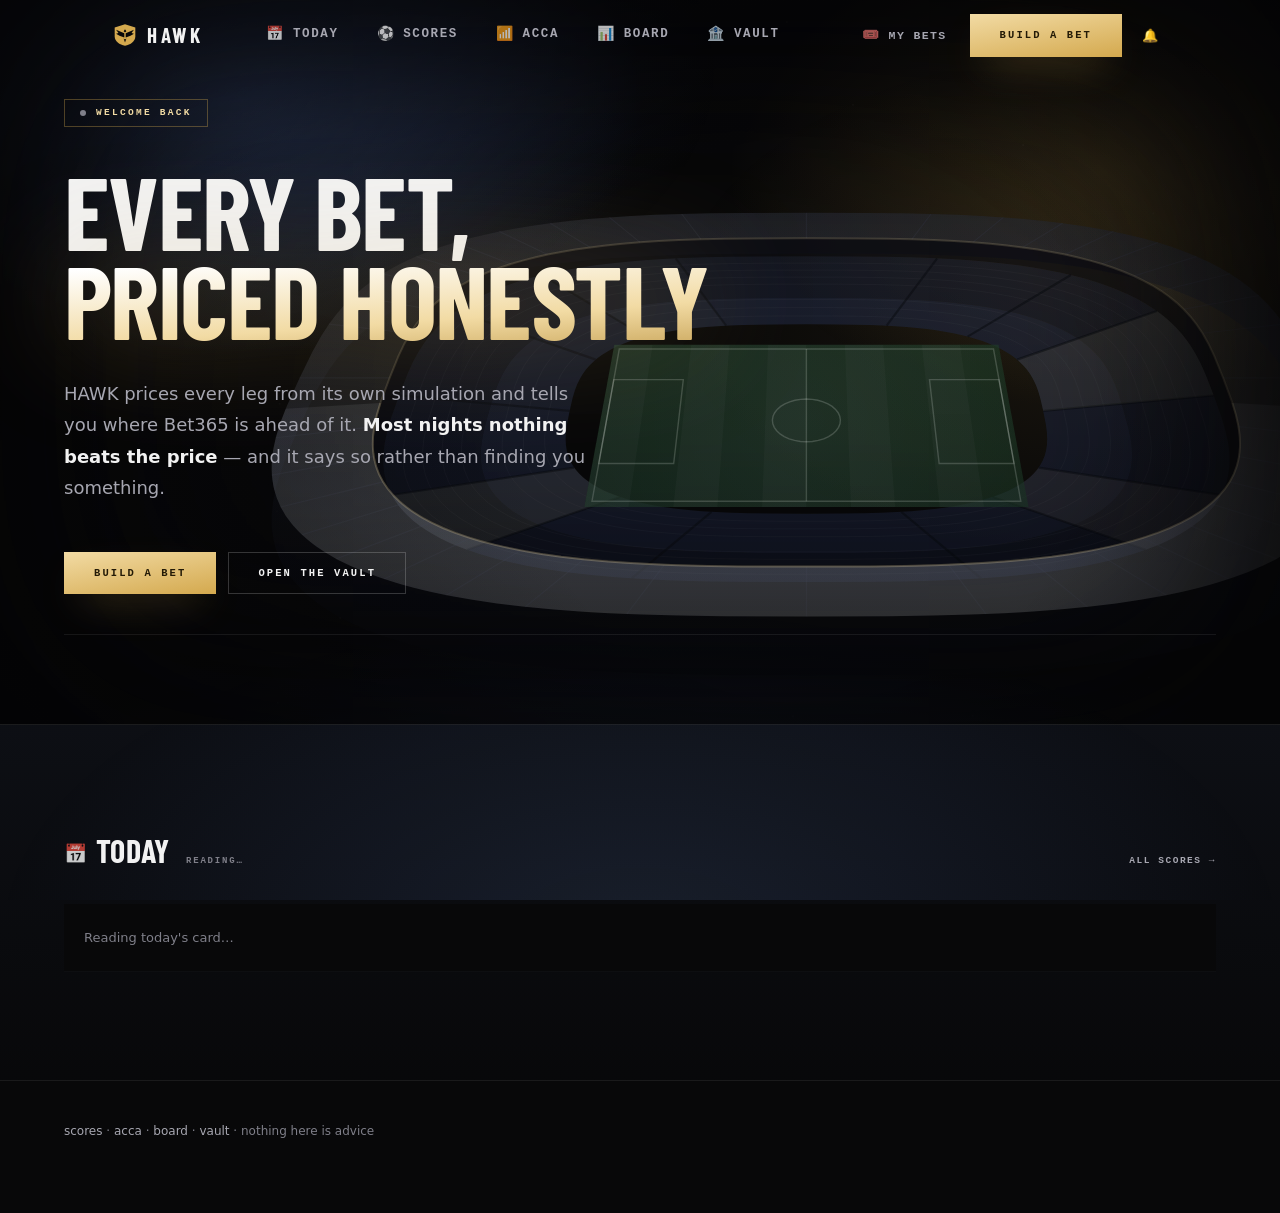
<file: home/index.html>
<!doctype html>
<html lang="en">
<head>
<meta charset="utf-8">
<meta name="viewport" content="width=device-width,initial-scale=1">
<title>HAWK</title>
<meta name="description" content="Every bet, priced honestly.">
<link rel="icon" href="../assets/hawk-mark.svg">
<link rel="manifest" href="../manifest.webmanifest?v=6">
<meta name="theme-color" content="#080809">
<link rel="preconnect" href="https://fonts.googleapis.com">
<link rel="preconnect" href="https://fonts.gstatic.com" crossorigin>
<link rel="stylesheet" href="https://fonts.googleapis.com/css2?family=Barlow+Condensed:wght@600;700&display=swap">
<link rel="stylesheet" href="../assets/hawk.css">
</head>
<body>

<!-- =========================================================================
     Home is a welcome and four doors. It used to carry today's card, your
     record and a "where to go" list of five pages — all of which were the
     other pages' jobs done a second time. A front door you have to read is
     not a front door.
     ========================================================================= -->
<header class="hero">
  <!-- the ground, drawn. Every page carries it; drop the attribute and this
       hero goes back to the drifting points. See assets/hawk-bg.js. -->
  <canvas aria-hidden="true" data-bg="ground"></canvas>
  <div class="wrap">
    <span class="tag" id="tag"><span class="dot off"></span>Welcome back</span>
    <h1 class="moment mid">Every bet,<span class="q">priced honestly</span></h1>
    <p class="said">HAWK prices every leg from its own simulation and tells you where Bet365 is
      ahead of it. <b>Most nights nothing beats the price</b> — and it says so rather than
      finding you something.</p>
    <div class="acts">
      <a class="btn gold" href="../scores/">Build a bet</a>
      <a class="btn ghost" href="../vault/">Open the Vault</a>
    </div>

    <!-- where you stand, and nothing else -->
    <div class="hmoney" id="money" hidden></div>
  </div>
</header>

<!-- The top five only. The whole card is twenty-odd competitions and Scores
     already shows it; on the way in you want the games you would actually
     have an opinion about. -->
<section class="calm">
  <div class="wrap">
    <div class="lede"><h3><span class="emj">📅</span>Today</h3><span class="n" id="todayN">reading…</span>
      <a href="../scores/">All scores →</a></div>
    <div class="grid m3" id="today"><div class="m wide"><div class="skel">Reading today's card…</div></div></div>
  </div>
</section>

<footer class="foot">
  <div class="wrap"><a href="../scores/">scores</a> · <a href="../acca/">acca</a> ·
    <a href="../board/">board</a> · <a href="../vault/">vault</a> ·
    nothing here is advice</div>
</footer>

<script src="../builder/engine.js"></script>
<script src="../assets/hawk-bg.js"></script>
<script src="../assets/hawk-alerts.js"></script>
<script src="../assets/hawk-nav.js"></script>
<script>
/* The only thing this page works out for itself: where you stand. Read from
   the same two keys the Vault writes, so the two can never disagree. */
(() => {
  "use strict";
  const $ = (s) => document.querySelector(s);
  const money = (n) => `${n < 0 ? "−" : ""}€${Math.abs(+n || 0).toFixed(2)}`;
  const plural = (n, w) => `${n} ${w}${n === 1 ? "" : "s"}`;

  const vaultBets = () => {
    try { const b = JSON.parse(localStorage.getItem("hawk_bets") || "[]"); return Array.isArray(b) ? b : []; }
    catch { return []; }
  };
  // the Vault's own rules, copied: a ticket must be worth the same on both pages
  const betProfit = (b) => {
    if (b.status === "WON") return (+b.potentialReturn || 0) - (+b.stake || 0);
    if (b.status === "CASHED_OUT") return (+b.cashOutAmount || 0) - (+b.stake || 0);
    if (b.status === "PENDING" || b.status === "VOID") return 0;
    return -(+b.stake || 0);
  };

  function moneyStrip() {
    const bets = vaultBets();
    let bank = null;
    try { const b = parseFloat(localStorage.getItem("hawk_bankroll")); if (Number.isFinite(b)) bank = b; } catch { /* none */ }
    if (bank == null && !bets.length) { $("#money").hidden = true; return; }

    const pending = bets.filter((b) => b.status === "PENDING");
    const atRisk = pending.reduce((a, b) => a + (+b.stake || 0), 0);
    const settled = bets.filter((b) => b.status && b.status !== "PENDING");
    const net = settled.reduce((a, b) => a + betProfit(b), 0);
    const midnight = new Date(); midnight.setHours(0, 0, 0, 0);
    const todayBets = settled.filter((b) => Date.parse(b.settledAt || "") >= midnight.getTime());
    const todayPl = todayBets.reduce((a, b) => a + betProfit(b), 0);
    const cls = (n) => (n > 0 ? " up" : n < 0 ? " dn" : "");

    $("#money").innerHTML =
      `<div><div class="k">Bankroll</div><div class="v g">${bank == null ? "—" : money(bank)}</div>
        <div class="s">${plural(bets.length, "ticket")} logged</div></div>`
      + `<div><div class="k">At risk</div><div class="v${atRisk ? " live" : ""}">${money(atRisk)}</div>
        <div class="s">${pending.length ? plural(pending.length, "ticket") + " running" : "nothing running"}</div></div>`
      + `<div><div class="k">Today</div><div class="v${cls(todayPl)}">${
        todayBets.length ? `${todayPl > 0 ? "+" : ""}${money(todayPl)}` : "—"}</div>
        <div class="s">${todayBets.length ? plural(todayBets.length, "ticket") + " settled" : "nothing settled yet"}</div></div>`
      + `<div><div class="k">All time</div><div class="v${cls(net)}">${
        settled.length ? `${net > 0 ? "+" : ""}${money(net)}` : "—"}</div>
        <div class="s">${settled.length ? `across ${plural(settled.length, "ticket")}` : "nothing settled"}</div></div>`;
    $("#money").hidden = false;

    const run = pending.length;
    $("#tag").innerHTML = run
      ? `<span class="dot"></span>${plural(run, "ticket")} running`
      : `<span class="dot off"></span>Welcome back`;
  }

  /* ------------------------------------------------- today, top five only */
  const esc = (s) => String(s == null ? "" : s)
    .replace(/&/g, "&amp;").replace(/</g, "&lt;").replace(/>/g, "&gt;").replace(/"/g, "&quot;");
  const hhmm = (iso) => { const t = Date.parse(iso); return Number.isFinite(t)
    ? new Date(t).toLocaleTimeString(undefined, { hour: "2-digit", minute: "2-digit" }) : ""; };
  const band = (g) => (g.status === 3 ? "live" : g.status === 4 ? "done" : "next");
  const localDay = () => { const d = new Date();
    return `${d.getFullYear()}-${String(d.getMonth() + 1).padStart(2, "0")}-${String(d.getDate()).padStart(2, "0")}`; };

  const GROUPS = (window.HAWK && window.HAWK.LEAGUE_GROUPS) || [];
  const TOP5 = new Set(((GROUPS.find((g) => g.key === "top5") || {}).leagues) || []);

  async function card() {
    if (!window.HAWK || !window.HAWK.scores) {
      $("#today").innerHTML = `<div class="m wide"><div class="skel">The model didn't load, so today's card can't be read.</div></div>`;
      $("#todayN").textContent = "";
      return;
    }
    let games = [];
    try { games = await window.HAWK.scores(localDay()); } catch { games = []; }
    games = (games || []).filter((g) => g && g.home && g.away && TOP5.has(g.league));

    if (!games.length) {
      $("#today").innerHTML = `<div class="m wide"><div class="skel">Nothing in the top five today.
        <a href="../scores/" style="color:var(--gold-hi)">The rest of the card →</a></div></div>`;
      $("#todayN").textContent = "";
      return;
    }
    const live = games.filter((g) => band(g) === "live").length;
    $("#todayN").textContent = `${live ? `${live} in play · ` : ""}${games.length} in the top five`;

    const order = { live: 0, next: 1, done: 2 };
    const ko = (g) => Date.parse(g.kickoff || 0) || 0;
    const shown = games.slice().sort((a, b) => order[band(a)] - order[band(b)] || ko(a) - ko(b));

    $("#today").innerHTML = shown.map((g) => {
      const b = band(g), [sh, sa] = g.score || [];
      const have = Number.isFinite(sh) && Number.isFinite(sa);
      const mid = have ? `${sh}–${sa}` : (hhmm(g.kickoff) || "TBC");
      const sub = b === "live" ? (g.clock || "live") : b === "done" ? "full time" : "kick-off";
      const st = b === "live" ? "Live" : b === "done" ? "Full time" : "Upcoming";
      const href = `${b === "live" ? "../live/" : "../match/"}`
        + `?league=${encodeURIComponent(g.league || "")}&id=${encodeURIComponent(g.id)}`;
      return `<a class="m${b === "live" ? " live" : ""}" href="${href}">
        <div class="st"><span class="d"></span>${st}</div>
        <div class="c"><div class="teams">
            <div class="${have && sh < sa ? "lost" : ""}">${esc(g.home)}</div>
            <div class="${have && sa < sh ? "lost" : ""}">${esc(g.away)}</div>
          </div><div class="sc">${esc(mid)}<small>${esc(sub)}</small></div></div>
        <div class="lg">${esc(g.league || "")}</div></a>`;
    }).join("");

    if (live) setTimeout(card, 60000);
  }

  moneyStrip();
  card();
  // another tab settling a bet changes what this page says
  addEventListener("storage", (e) => {
    if (e.key === "hawk_bets" || e.key === "hawk_bankroll") moneyStrip();
  });
})();
</script>
</body>
</html>
</file>
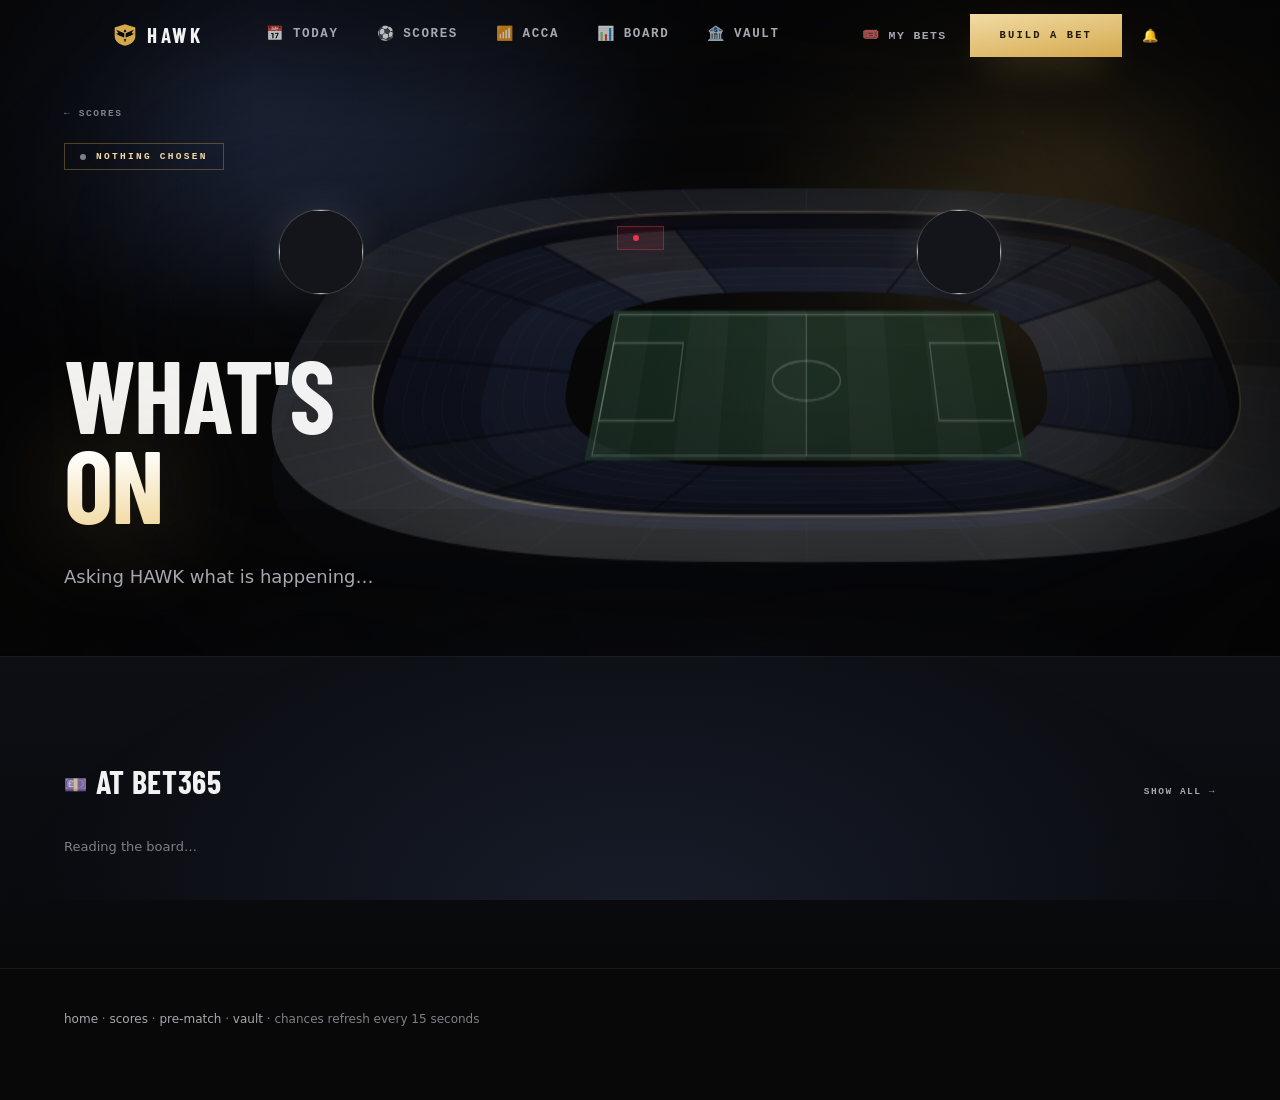
<file: live/index.html>
<!doctype html>
<html lang="en">
<head>
<meta charset="utf-8">
<meta name="viewport" content="width=device-width,initial-scale=1">
<title>Live · HAWK</title>
<meta name="description" content="A match as it happens, and whether anything is worth backing.">
<link rel="icon" href="../assets/hawk-mark.svg">
<link rel="manifest" href="../manifest.webmanifest?v=6">
<meta name="theme-color" content="#080809">
<link rel="preconnect" href="https://fonts.googleapis.com">
<link rel="preconnect" href="https://fonts.gstatic.com" crossorigin>
<link rel="stylesheet" href="https://fonts.googleapis.com/css2?family=Barlow+Condensed:wght@600;700&display=swap">
<link rel="stylesheet" href="../assets/hawk.css">
<style>
/* page-local: on a live page the score is the moment, so the fixture row
   gives it the middle and the clubs take the sides */
.hero .fx{margin-top:clamp(24px,3.6vw,40px);align-items:start}
.hero .fx .crest{width:clamp(54px,6.6vw,84px)}
.hero .fx .side h2{font-size:clamp(16px,2.6vw,30px)}
.read{margin-top:clamp(28px,4vw,44px);animation:rise 1s 1.3s var(--film) both}
.b3{display:flex;height:12px;gap:2px;overflow:hidden}
.b3 i{display:block;height:100%;min-width:3px;transform-origin:left center;
  animation:grow 1.4s 1.55s var(--film) both}
.b3 i.h{background:linear-gradient(180deg,var(--gold-hi),#8a6a24);box-shadow:0 0 24px -4px rgba(212,169,78,.85)}
.b3 i.d{background:linear-gradient(180deg,#3d3d4a,#22222c)}
.b3 i.a{background:linear-gradient(180deg,var(--navy-hi),#2d4a8c);
  box-shadow:0 0 24px -4px rgba(107,143,224,.85);transform-origin:right center}
.b3k{display:flex;justify-content:space-between;gap:12px;margin-top:13px;
  font:700 9.5px/1.5 var(--mono);letter-spacing:.15em;text-transform:uppercase}
.b3k b:first-child{color:var(--gold-hi)}
.b3k b:nth-child(2){color:var(--muted)}
.b3k b:last-child{color:var(--navy-hi)}
.back{display:inline-flex;align-items:center;gap:8px;text-decoration:none;
  font:700 9.5px/1 var(--mono);letter-spacing:.17em;text-transform:uppercase;color:var(--faint);
  transition:color .4s var(--film);animation:rise .8s .05s var(--film) both}
.back:hover{color:var(--gold-hi)}
/* what's on, when you arrive without a match */
.on-h{display:flex;align-items:baseline;gap:9px;margin:26px 0 11px;
  font:700 9.5px/1 var(--mono);letter-spacing:.18em;text-transform:uppercase;color:var(--faint)}
.on-h:first-child{margin-top:0}
.on-h b{color:var(--gold-hi);font-weight:400}
.on-l{display:grid;gap:1px;background:var(--rule)}
.on-r{display:flex;align-items:center;gap:12px;background:var(--ink);padding:13px 14px;
  text-decoration:none;color:inherit;transition:background .3s var(--film)}
.on-r:hover{background:#101014}
.on-r .st{width:50px;flex:none;font:400 11px/1 var(--mono);color:var(--faint);
  font-variant-numeric:tabular-nums}
.on-r.lv .st{color:var(--live)}
.on-r .nm{flex:1;min-width:0;font-size:13.5px}
.on-r .nm small{display:block;color:var(--faint);font:400 10px/1.6 var(--mono);
  letter-spacing:.1em;text-transform:uppercase}
.on-r .sc{flex:none;font-family:var(--disp);font-weight:700;font-size:19px;line-height:1;
  font-variant-numeric:tabular-nums}
.on-r .sc em{font-style:normal;color:var(--faint);margin:0 3px}
</style>
</head>
<body>

<!-- the bug: hidden until the hero has scrolled past -->
<div class="bug" id="bug">
  <div class="in">
    <img id="bgH" alt=""><span class="nm" id="bgHN"></span>
    <span class="sc" id="bgSC"></span>
    <span class="nm r" id="bgAN"></span><img id="bgA" alt="">
    <span class="ck"><span class="d"></span><span id="bgCK"></span></span>
    <span class="pr" id="bgPR"></span>
  </div>
</div>

<header class="hero" id="hero">
  <canvas aria-hidden="true" data-bg="ground"></canvas>
  <div class="wrap">
    <a class="back" href="../scores/">← Scores</a>
    <div style="margin-top:18px"><span class="tag" id="tag"><span class="dot off"></span>Reading the match</span></div>

    <div class="fx" id="fx" hidden>
      <div class="side h"><img class="crest" id="cH" alt=""><h2 id="nH"></h2>
        <div class="goals" id="gH"></div></div>
      <div class="mid">
        <div class="score" id="sc"></div>
        <div class="clock" id="ck"><span class="d"></span><span id="ckT"></span></div>
        <div class="k" id="left" style="margin-top:12px"></div>
      </div>
      <div class="side a"><img class="crest" id="cA" alt=""><h2 id="nA"></h2>
        <div class="goals" id="gA"></div></div>
    </div>

    <h1 class="moment mid" id="fail" hidden>Not in <span class="q">play</span></h1>
    <p class="said" id="said">Asking HAWK what is happening…</p>

    <div class="read" id="read" hidden>
      <div class="b3" id="bar"></div>
      <div class="b3k" id="bark"></div>
      <p class="note" id="says"></p>
      <!-- goals and red cards on this match, even after you leave this page -->
      <div style="margin-top:20px"><button class="fol" id="fol" type="button" hidden></button></div>
    </div>
  </div>
</header>

<!-- no match chosen: what is on, rather than a dead end -->
<section class="calm" id="onnow" hidden>
  <div class="wrap"><div id="onBody"></div></div>
</section>

<section class="calm" id="yours" hidden>
  <div class="wrap">
    <div class="lede"><h3><span class="emj">🎟️</span>Your bet</h3><span class="n" id="yoursN"></span>
      <a href="../vault/">Open the Vault →</a></div>
    <div id="tickets"></div>
    <!-- the two rules that change how a live leg is read, where they apply -->
    <div class="sw" id="rules"></div>
    <p class="note" id="rulesNote"></p>
  </div>
</section>

<section class="calm">
  <div class="wrap">
    <div class="lede"><h3><span class="emj">💷</span>At <span id="book">Bet365</span></h3><span class="n" id="priceN"></span>
      <a href="#" id="allToggle">Show all →</a></div>
    <div id="prices"><div class="skel">Reading the board…</div></div>
  </div>
</section>

<details class="calm fold" id="nextWrap" data-fold="ipNext" hidden>
  <summary><div class="wrap"><div class="lede"><h3><span class="emj">⚽</span>Next goal</h3><span class="n" id="nextN"></span><span class="mk-t"></span></div></div></summary>

  <div class="wrap">
    <div class="b3" id="nbar"></div>
    <div class="b3k" id="nbark"></div>
  </div>
</details>

<details class="calm fold" id="htWrap" data-fold="ipCheck" hidden>
  <summary><div class="wrap"><div class="lede"><h3 id="htH"><span class="emj">⏱️</span>Live check</h3><span class="n" id="htN"></span><span class="mk-t"></span></div></div></summary>

  <div class="wrap">
    <p class="note" style="margin:0 0 20px" id="htStats"></p>
    <div id="htBody"></div>
    <p class="note">Prices move fast and get suspended after chances and goals. The price you see has
      to be at or above <b>worth it from</b> for the bet to pay its way.</p>
  </div>
</details>

<details class="calm fold" id="luWrap" data-fold="ipLineups" data-open-default hidden>
  <summary><div class="wrap"><div class="lede"><h3><span class="emj">👕</span>Lineups</h3><span class="n">live</span><span class="mk-t"></span></div></div></summary>

  <div class="wrap">
    <div id="lineups"></div>
  </div>
</details>

<details class="calm fold" id="statWrap" data-fold="ipStats" hidden>
  <summary><div class="wrap"><div class="lede"><h3><span class="emj">📊</span>Live stats</h3><span class="n">Match</span><span class="mk-t"></span></div></div></summary>

  <div class="wrap">
    <div id="stats"></div>
  </div>
</details>

<footer class="foot">
  <div class="wrap"><a href="../home/">home</a> · <a href="../scores/">scores</a> ·
    <a href="#" id="preLink">pre-match</a> · <a href="../vault/">vault</a> ·
    chances refresh every 15 seconds</div>
</footer>

<script src="../builder/engine.js"></script>
<script src="../assets/hawk-bg.js"></script>
<script src="../assets/hawk-lineups.js"></script>
<script src="../assets/hawk-fold.js"></script>
<script src="../assets/hawk-alerts.js"></script>
<script src="../assets/hawk-table.js"></script>
<script src="../assets/hawk-nav.js"></script>
<script>
/* ===========================================================================
   The in-play page.

   The score is the moment on the open; once the hero scrolls past, a bug
   takes over at the top so the score never leaves the screen. A live score
   you have to scroll back to is one you stop checking.

   Everything beneath the hero is quiet, including — deliberately — the most
   common answer this page gives, which is that nothing beats the price.
   =========================================================================== */
(() => {
  "use strict";
  const $ = (s, r = document) => r.querySelector(s);
  const esc = (s) => String(s == null ? "" : s)
    .replace(/&/g, "&amp;").replace(/</g, "&lt;").replace(/>/g, "&gt;").replace(/"/g, "&quot;");
  const odds = (x) => (x > 0 && Number.isFinite(x) ? x.toFixed(2) : "—");
  const pct = (p, dp = 0) => (Number.isFinite(p) ? `${(100 * p).toFixed(dp)}%` : "—");
  const money = (n) => `€${(+n || 0).toFixed(2)}`;
  // "match" pluralises to "matches", not "matchs"
  const plural = (n, w) => `${n} ${w}${n === 1 ? "" : /(ch|sh|s|x|z)$/.test(w) ? "es" : "s"}`;
  const pc100 = (a) => {
    const v = a.map((x) => 100 * (x || 0)), r = v.map(Math.round);
    let d = 100 - r.reduce((x, y) => x + y, 0);
    while (d) { const i = v.map((x, k) => [Math.abs(x - r[k]), k]).sort((p, q) => q[0] - p[0])[0][1];
      r[i] += d > 0 ? 1 : -1; d += d > 0 ? -1 : 1; }
    return r;
  };

  const REFRESH = 15000;
  // value: the book pays 2%+ over HAWK's chance on a selection of 20%+.
  // Longshot "edges" are mostly an artefact of removing the margin.
  const isValue = (r) => r.edge >= 0.02 && r.p >= 0.2;

  const S = { id: "", league: "", d: null, m: null, all: false, take: null, stake: "",
              offers: {}, htPrices: {}, timer: 0 };

  /* The pre-match object, fetched once and kept. liveMatch() has the score and
     the events but not the squads, so the pitch needs both — which is exactly
     what the old builder does. One call, not one every fifteen seconds. */
  async function squads() {
    if (S.m || !window.HAWK.match) return S.m;
    try { S.m = await window.HAWK.match(S.league, S.id); } catch { S.m = null; }
    return S.m;
  }
  function lineups() {
    if (!(window.HAWKLineups && S.m && S.d)) return;
    const ok = window.HAWKLineups.render($("#lineups"), S.m, { live: S.d, gameId: S.id });
    $("#luWrap").hidden = !ok;
  }

  /* ======================================================= taking a price
     A live row carries no leg id — liveMatch() returns label, market, price,
     chance and edge and nothing a settler could key on. So an id is derived
     for the four families ticketLive() can actually test, and anything
     outside them says so BEFORE you log it rather than after. */
  function legId(r, d) {
    const L = String(r.label || ""), mk = String(r.market || "");
    if (/Full Time Result/i.test(mk)) {
      if (/draw/i.test(L)) return "res:draw";
      if (L.includes(d.home)) return "res:home";
      if (L.includes(d.away)) return "res:away";
      return null;
    }
    if (/Double Chance/i.test(mk)) {
      if (!/draw/i.test(L)) return null;          // "home or away" has no draw cover
      return L.includes(d.home) ? "dc:home" : L.includes(d.away) ? "dc:away" : null;
    }
    if (/Total Goals/i.test(mk)) {
      const m = /(over|under)\s*([\d.]+)/i.exec(L);
      return m ? `goals:${m[1].toLowerCase() === "over" ? "o" : "u"}${m[2]}` : null;
    }
    if (/Both Teams/i.test(mk)) return /\bno\b/i.test(L) ? "btts:no" : "btts:yes";
    return null;
  }

  function toast(msg) {
    const el = document.createElement("div");
    el.textContent = msg;
    el.style.cssText = `position:fixed;left:50%;bottom:26px;transform:translateX(-50%);z-index:200;
      max-width:min(92vw,520px);padding:14px 18px;background:#14151a;color:#f2f2f2;
      box-shadow:inset 0 0 0 1px rgba(212,169,78,.4),0 18px 44px -18px #000;
      font:400 13px/1.55 system-ui,sans-serif`;
    document.body.appendChild(el);
    setTimeout(() => el.remove(), 5200);
  }

  /* Writes a PENDING bet in the Vault's own format and takes the stake off
     the bankroll, exactly as the old builder's saveToVault does. A bet logged
     here must be indistinguishable from one logged there, or the Vault stops
     being one record. */
  function logLive(r, stake) {
    const d = S.d;
    let bank, bets;
    try {
      bank = parseFloat(localStorage.getItem("hawk_bankroll"));
      if (!Number.isFinite(bank)) bank = 1000;
      bets = JSON.parse(localStorage.getItem("hawk_bets") || "[]");
      if (!Array.isArray(bets)) bets = [];
    } catch { toast("Couldn't open the Vault's storage in this browser."); return false; }

    if (!(stake > 0)) { toast("Enter a stake first."); return false; }
    if (bank < stake) { toast(`Not enough in your Vault bankroll (${money(bank)}).`); return false; }
    if (stake / bank >= 0.1 && !confirm(
      `${money(stake)} is ${Math.round(100 * stake / bank)}% of your ${money(bank)} bankroll.\n\nLog it anyway?`)) return false;

    const id = legId(r, d), price = +r.price, p = +r.p, edge = price / r.fair - 1;

    /* A tap that registers twice logs the ticket twice. On 25 Nov two
       identical Slavia Praha v Villarreal slips landed in the Vault 78
       milliseconds apart -- too close together to be two decisions -- and
       the stake came off the bankroll both times. The newest ticket is
       always at the head of the list, so one comparison catches it.
       Fifteen seconds is far longer than a double tap and far shorter than
       deciding to back the same slip a second time on purpose. */
    const last = bets[0];
    const lastAt = last ? +((/^bet_(\d{12,})/.exec(last.id || "") || [])[1] || 0) : 0;
    if (last && Date.now() - lastAt < 15000
        && Math.abs((+last.stake || 0) - stake) < 0.005
        && Math.abs((+last.odds || 0) - price) < 0.005
        && ((last.legs || [])[0] || {}).selection === r.label) {
      toast("That one is already in the Vault — this would have logged it twice.");
      return false;
    }

    bets.unshift({
      id: "bet_" + Date.now(),
      date: new Date().toLocaleDateString("en-US", { month: "short", day: "numeric", hour: "2-digit", minute: "2-digit" }),
      legs: [{
        fixture: `${d.home} vs ${d.away}`, selection: r.label,
        angle: `HAWK live at ${d.clock || ""}: ${pct(p, 1)} to land · fair ${odds(r.fair)} · `
             + `${edge >= 0 ? "+" : ""}${(100 * edge).toFixed(1)}% at ${odds(price)} · score ${d.score[0]}–${d.score[1]}`,
        odds: price, type: "live", league: S.league || "",
        subSelections: [{ label: r.label, odds: +price.toFixed(2) }],
        hawk: { game: String(S.id), league: S.league || "", home: d.home, away: d.away,
                kickoff: null, p, homeCrest: d.homeCrest || null, awayCrest: d.awayCrest || null,
                live: true, takenAt: d.clock || null, takenScore: [d.score[0], d.score[1]],
                legs: [{ id, label: r.label, market: r.market || null, p, pRaw: p,
                         player: null, side: null, bookPrice: price, refPrice: null, refBooks: null }] },
      }],
      stake, odds: price, potentialReturn: stake * price, status: "PENDING",
      source: "hawk-live", hawkP: p,
    });
    try {
      localStorage.setItem("hawk_bankroll", (bank - stake).toFixed(2));
      localStorage.setItem("hawk_bets", JSON.stringify(bets));
    } catch { toast("Couldn't save to the Vault's storage."); return false; }

    toast(id
      ? `Logged: ${money(stake)} @ ${odds(price)} on ${r.label}. It tracks here and settles itself.`
      : `Logged: ${money(stake)} @ ${odds(price)} on ${r.label}. This market has no live settler — settle it by hand in the Vault.`);
    return true;
  }

  /* ================================================================ paint */
  function bug(d) {
    $("#bgH").src = d.homeCrest || ""; $("#bgA").src = d.awayCrest || "";
    $("#bgHN").textContent = d.home; $("#bgAN").textContent = d.away;
    $("#bgSC").textContent = `${d.score[0]}–${d.score[1]}`;
    $("#bgCK").textContent = `${d.clock || ""}${d.statusText ? ` · ${d.statusText}` : ""}`.trim();
  }

  function moment(d) {
    $("#cH").src = d.homeCrest || ""; $("#cA").src = d.awayCrest || "";
    $("#nH").textContent = d.home;    $("#nA").textContent = d.away;
    $("#sc").innerHTML = `${d.score[0]}<em>–</em>${d.score[1]}`;
    $("#ckT").innerHTML = `<b>${esc(d.clock || "")}</b>${d.statusText ? ` · ${esc(d.statusText)}` : ""}`;
    $("#left").textContent = d.remaining > 0 ? `About ${Math.round(d.remaining)} minutes left incl. stoppage` : "";
    $("#tag").innerHTML = `<span class="dot"></span>In play · ${esc(S.league || d.statusText || "")}`;
    $("#fx").hidden = false;

    // goals and reds against each club
    const side = (s) => {
      const out = [];
      for (const e of (d.events || []).filter((e) => e.side === s)) {
        if (e.type === "goal") out.push(`<div><b>⚽ ${esc((e.player || "").split(" ").pop())}</b><span>${esc(e.minute || "")}</span></div>`);
        // A goal that was given and taken away. 365Scores keeps it as its own
        // event (type 11, "Goal Disallowed") rather than deleting the goal, so
        // this row survives a refresh and is here whether or not you saw it
        // happen — unlike the GOAL OFF alert, which can only catch it live.
        // Both marks, in the order it happened: it went to the monitor, and it
        // was chalked off. The pair goes OUTSIDE the strike — a line through an
        // emoji is a smudge — and the name keeps the strike of its own.
        else if (e.type === "disallowed") out.push(`<div class="off"><b><i>📺❌</i> <s>${esc((e.player || "").split(" ").pop())}</s></b><span>${esc(e.minute || "")} · VAR</span></div>`);
        else if (e.type === "red") out.push(`<div><b>🟥 ${esc((e.player || "").split(" ").pop())}</b><span>${esc(e.minute || "")}</span></div>`);
      }
      return out.join("");
    };
    $("#gH").innerHTML = side("home"); $("#gA").innerHTML = side("away");

    const p = d.probs || {}, hp = pc100([p.home, p.draw, p.away]);
    $("#bar").innerHTML = `<i class="h" style="flex:${p.home || 0}"></i>`
      + `<i class="d" style="flex:${p.draw || 0}"></i><i class="a" style="flex:${p.away || 0}"></i>`;
    $("#bark").innerHTML = `<b>${esc(d.home)} ${hp[0]}%</b><b>Draw ${hp[1]}%</b><b>${esc(d.away)} ${hp[2]}%</b>`;

    const i = hp.indexOf(Math.max(...hp));
    const who = [`${d.home} to win`, "The draw", `${d.away} to win`][i];
    const bk = d.market ? pc100([d.market.home, d.market.draw, d.market.away])[i] : null;
    $("#says").innerHTML = bk == null
      ? `${esc(who)} is the likeliest result from here at <b>${hp[i]}%</b>. No live bookmaker prices right now, so this is HAWK's own read.`
      : bk === hp[i]
        ? `${esc(who)} is the likeliest result from here: HAWK <b>${hp[i]}%</b>, bookmakers <b>${bk}%</b> — they agree.`
        : `${esc(who)} is the likeliest result from here: bookmakers <b>${bk}%</b>, HAWK <b>${hp[i]}%</b>.`;
    $("#read").hidden = false;
    $("#said").textContent = "";
  }

  function nextGoal(d) {
    const n = d.next;
    if (!n) return;
    const v = pc100([n.home, 1 - n.any, n.away]);
    $("#nextN").textContent = `${pct(n.any)} another${n.by ? ` · 50/50 by ${n.by}'` : ""} · ${pct(n.twoPlus)} two or more`;
    $("#nbar").innerHTML = `<i class="h" style="flex:${n.home || 0}"></i>`
      + `<i class="d" style="flex:${1 - (n.any || 0)}"></i><i class="a" style="flex:${n.away || 0}"></i>`;
    $("#nbark").innerHTML = `<b>${esc(d.home)} ${v[0]}%</b><b>No more ${v[1]}%</b><b>${esc(d.away)} ${v[2]}%</b>`;
    $("#nextWrap").hidden = false;
  }

  const STATS = [
    ["Expected Goals", "Expected goals", (x) => (+x).toFixed(2)],
    ["Shots On Target", "Shots on target"], ["Total Shots", "Shots"],
    ["Big Chances Created", "Big chances"], ["Corners", "Corners"],
    ["Possession", "Possession", (x) => x + "%"], ["Offsides", "Offsides"],
    ["Goalkeeper Saves", "Saves"],
  ];
  function stats(d) {
    const st = d.stats || {}, rows = [];
    const row = (a, b, label, fmt = (x) => x, title = "") => {
      const tot = (+a || 0) + (+b || 0) || 1;
      return `<div class="str"${title ? ` title="${esc(title)}"` : ""}><div class="v">${fmt(a)}</div>
        <div class="c"><div class="k">${esc(label)}</div><div class="bar">
          <i class="h" style="width:${(100 * a / tot).toFixed(1)}%"></i>
          <i class="a" style="width:${(100 * b / tot).toFixed(1)}%"></i></div></div>
        <div class="v a">${fmt(b)}</div></div>`;
    };
    for (const [key, label, fmt] of STATS) {
      const v = st[key];
      if (!v || (v[0] == null && v[1] == null)) continue;
      rows.push(row(+v[0] || 0, +v[1] || 0, label, fmt));
    }
    // cards in booking points — a yellow is 1 and a red is 2, which is how
    // the card markets settle
    const y = st["Yellow Cards"], r = st["Red Cards"] || [0, 0];
    if (y && (y[0] != null || y[1] != null)) {
      rows.push(row((+y[0] || 0) + 2 * (+r[0] || 0), (+y[1] || 0) + 2 * (+r[1] || 0),
        "Cards · booking pts", (x) => x, "A yellow is 1 and a red is 2, the way card markets settle."));
    }
    if (!rows.length) return;
    $("#stats").innerHTML = `<div class="sth"><b>${esc(d.home)}</b><b>${esc(d.away)}</b></div>${rows.join("")}`;
    $("#statWrap").hidden = false;
  }

  /* ---------------------------------------------------------- the prices */
  function prices(d) {
    const rows = d.rows || [];
    const el = $("#prices");
    if (!rows.length) {
      $("#priceN").textContent = "";
      $("#allToggle").style.display = "none";
      el.innerHTML = `<p class="note" style="margin:0"><b>No live prices right now.</b> Bet365
        suspends them after a chance and around a goal, so this usually clears in a minute.</p>`;
      return;
    }
    const val = rows.filter(isValue).sort((a, b) => b.edge - a.edge);
    const rest = rows.filter((r) => !isValue(r)).sort((a, b) => b.edge - a.edge);
    const list = S.all ? [...val, ...rest] : val;

    $("#priceN").textContent = val.length
      ? `${val.length} of ${rows.length} beating it` : `${rows.length} lines`;
    $("#allToggle").style.display = "";
    $("#allToggle").textContent = S.all ? "Value only →" : `Show all ${rows.length} →`;

    if (!list.length) {
      // Why a row was left out is not one answer. Either the board is simply
      // short of HAWK's read, or something IS paying over the odds but on a
      // longshot, where the "edge" is mostly an artefact of removing the
      // bookmaker's margin. Calling the second one "short" was a lie: the row
      // below said 106% short of a line paying +102%.
      const best = rest[0];
      const over = best && best.edge > 0;
      const why = over
        ? `The only line paying over the odds is <b>${esc(best.label)}</b> at ${odds(best.price)} —
           but HAWK gives it ${pct(best.p, best.p < 0.1 ? 1 : 0)}, under the 20% floor where an edge
           stops meaning much once the bookmaker's margin is taken out.`
        : `The best of the ${rows.length} live lines is
           ${Math.abs(100 * (best ? best.edge : 0)).toFixed(1)}% short of HAWK's chance.`;
      el.innerHTML = `<p class="note" style="margin:0"><b>Nothing worth backing right now.</b>
        ${why} That is normal — in-play prices are sharp, and this page is here to tell you not to bet
        as often as it finds you something. Checking again every 15 seconds.</p>`;
      return;
    }

    const row = (r) => {
      const good = isValue(r), open = S.take === r.label;
      return `<div class="pr-r${good ? " val" : ""}">
          <div class="nm">${esc(r.label)}<i>${esc(r.market || r.basis || "")}</i></div>
          <span class="b">${odds(r.price)}</span>
          <span>${odds(r.fair)}</span>
          <span>${pct(r.p, r.p < 0.1 ? 1 : 0)}</span>
          <span class="e${good ? " up" : ""}">${r.edge >= 0 ? "+" : ""}${(100 * r.edge).toFixed(1)}%</span>
          <button class="btn ${good ? "gold" : "ghost"} sm take" data-take="${esc(r.label)}">${open ? "Close" : "Take"}</button>
        </div>` + (open ? form(r, d) : "");
    };

    el.innerHTML = `<div class="pr-h"><span>Bet</span><span>Bet365</span><span>Fair</span>
      <span>Chance</span><span>Edge</span><span></span></div>${list.map(row).join("")}
      <p class="note">Only selections of 20%+ count as value: longshot edges are mostly an artefact of
      removing the bookmaker's margin. Prices move every few seconds and get suspended after chances,
      so check it is still there before you take it. <b>Losing on this match? Don't chase it.</b></p>`;
  }

  // the take form, under its own row — it says what HAWK thinks BEFORE the
  // button, including when HAWK thinks it is a bad bet, which is most of the time
  function form(r, d) {
    const stake = parseFloat(String(S.stake).replace(",", "."));
    const edge = r.price / r.fair - 1, good = isValue(r), id = legId(r, d);
    const ret = stake > 0 ? stake * r.price : null;
    return `<div class="pr-form">
      <div class="vd ${good ? "good" : "bad"}" style="margin:0 0 16px">
        <b>${good ? "HAWK says this beats the price" : "HAWK says don't"}</b>
        Bet365 pays ${odds(r.price)} where HAWK makes it ${odds(r.fair)} —
        ${good ? `${(100 * edge).toFixed(1)}% over` : `${Math.abs(100 * edge).toFixed(1)}% short`},
        on a ${pct(r.p, r.p < 0.1 ? 1 : 0)} chance${!good && r.p < 0.2 ? ", and under the 20% floor where edges stop meaning much" : ""}.
        ${good ? "" : " You can still log it; the Vault records it honestly either way."}</div>
      <div style="display:flex;gap:14px;align-items:flex-end;flex-wrap:wrap">
        <div><label for="lvStake" style="display:block;margin-bottom:9px;font:700 8.5px/1 var(--mono);
          letter-spacing:.16em;text-transform:uppercase;color:var(--faint)">Stake</label>
          <input id="lvStake" inputmode="decimal" placeholder="e.g. 5.00" value="${esc(S.stake)}"
            style="width:130px;padding:12px 13px;border:0;background:var(--ink);color:var(--text);
            font:400 16px/1 var(--mono);box-shadow:inset 0 0 0 1px var(--rule-2)"></div>
        <button class="btn gold" data-log="${esc(r.label)}">Log it in the Vault</button>
        ${ret ? `<span style="font:400 12.5px/1.6 var(--mono);color:var(--muted)">returns
          <b style="color:var(--gold-hi)">${money(ret)}</b> if it lands</span>` : ""}
      </div>
      ${id ? "" : `<p class="note" style="margin-top:15px;color:var(--down)"><b style="color:var(--down)">This
        market has no live settler.</b> HAWK tracks result, double chance, total goals and both-teams-to-score
        in play; this one it cannot, so the bet sits pending until you settle it by hand.</p>`}
      <p class="note" style="margin-top:12px">One leg at a time. HAWK cannot price two live legs
        together — the engine's combining step works off the pre-match catalogue — and multiplying two
        live prices would overstate the ticket, so this page does not offer it.</p></div>`;
  }

  /* ------------------------------------------------ the half-time check
     At the break, and once there is anything worth saying during play. The
     markets are the ones a half-time read can actually move: result, double
     chance, totals and both-teams-to-score. */
  const HT_TYPES = new Set([1, 14, 15, 3, 12]);
  const isHalfTime = (x) => /half.?time|^ht$|break/i.test((x && x.statusText) || "");

  // A line the score has already settled is not a tip. At 2–1 "Over 2.5 goals"
  // has landed, and nobody pays 1.44 for a bet that has already won.
  function htSettled(r, d) {
    const s = d.score || [], hg = s[0] || 0, ag = s[1] || 0;
    const m = /^(Over|Under) ([\d.]+) Goals/.exec(r.label || "");
    if (m) return hg + ag > +m[2];
    if (/^Both Teams to Score/.test(r.label || "")) return hg > 0 && ag > 0;
    return false;
  }
  const htTips = (d) => (d.rows || [])
    .filter((r) => HT_TYPES.has(r.type) && r.p >= 0.4 && r.p < 0.97 && r.price >= 1.2
      && r.edge >= 0.02 && !htSettled(r, d))
    .sort((a, b) => b.edge - a.edge).slice(0, 2);

  const htStatsLine = (d) => {
    const st = d.stats || {};
    const pair = (k) => (st[k] && (st[k][0] != null || st[k][1] != null) ? `${st[k][0] || 0}–${st[k][1] || 0}` : null);
    return [["Total Shots", "shots"], ["Shots On Target", "on target"], ["Corners", "corners"]]
      .map(([k, t]) => pair(k) && `${t} ${pair(k)}`)
      .concat(st["Expected Goals"] ? [`xG ${(st["Expected Goals"][0] || 0).toFixed(1)}–${(st["Expected Goals"][1] || 0).toFixed(1)}`] : [])
      .filter(Boolean).join(" · ");
  };

  // The goals line in words: at 1–0, "Over 1.5 goals" means one more goal.
  function htLabel(r, d) {
    const m = /^(Over|Under) ([\d.]+) Goals/.exec(r.label), now = (d.score[0] || 0) + (d.score[1] || 0);
    if (!m) return r.label;
    const need = Math.floor(+m[2]) + 1 - now, spare = Math.max(0, Math.ceil(+m[2]) - 1 - now);
    return `${r.label} — ${m[1] === "Over"
      ? (need <= 0 ? "already landed" : `${need} more goal${need > 1 ? "s" : ""}${isHalfTime(d) ? " in the 2nd half" : ""}`)
      : (spare === 0 ? "no more goals" : `no more than ${spare} more`)}`;
  }

  function htVerdict(r) {
    const x = parseFloat(String(S.htPrices[r.label] || "").replace(",", ".")), need = r.fair * 1.02;
    if (!(x > 1)) return `<span class="ht-ask">Type Bet365's price to check it</span>`;
    const good = x >= need, near = !good && x >= r.fair * 0.95;
    return `<span class="ht-say ${good ? "good" : near ? "near" : "bad"}">
      <b>${pct(r.p)}</b> lands · <b>${pct(1 / x)}</b> needed at ${odds(x)} —
      ${good ? "worth it" : near ? "close, but short" : "not worth it"}</span>`;
  }

  function htCheck(d) {
    if (!d.live) { $("#htWrap").hidden = true; return; }
    const ht = isHalfTime(d), tips = htTips(d);
    $("#htH").textContent = ht ? "Half-time check" : "Live check";
    $("#htN").textContent = tips.length ? `${plural(tips.length, "worth a look")}` : "nothing right now";
    $("#htStats").textContent = `${ht ? "1st half" : "So far"}: ${htStatsLine(d) || "no stats yet"}`;
    $("#htBody").innerHTML = tips.length
      ? tips.map((r) => `<div class="ht">
          <div class="ht-t">${esc(htLabel(r, d))}</div>
          <div class="ht-m">HAWK: lands ${pct(r.p)} · Bet365 live ≈ ${odds(r.price)} (can lag a little)</div>
          <div class="ht-row">
            <div><div class="k">Worth it from</div><div class="v">${odds(r.fair * 1.02)}+</div></div>
            <div><label for="ht-${esc(r.label)}">Bet365's price</label>
              <input id="ht-${esc(r.label)}" data-ht="${esc(r.label)}" inputmode="decimal"
                placeholder="${odds(r.price)}" value="${esc(S.htPrices[r.label] || "")}"></div>
          </div>
          <div class="ht-v">${htVerdict(r)}</div></div>`).join("")
      : `<p class="note" style="margin:0">Nothing worth betting right now — Bet365's live prices are in
         line with HAWK's read. It keeps checking every 15 seconds while this page is open.</p>`;
    $("#htWrap").hidden = false;
  }

  /* ============================= how a live leg is read
     Two bookmaker rules, not model settings — which is why they live beside
     your bet rather than in a settings panel somewhere. Both are v1's keys,
     so the old builder, this page and the Vault's settler agree.

     Early Payout: Bet365 pays a Full Time Result leg once that side has been
     two goals ahead, whether or not they hold on. Sub On Play On: a player
     leg follows the man who replaces him when he is taken off (not for a red
     card). Both are on by default because Bet365 applies both by default. */
  const RULES = [
    ["ep", "Early Payout", true,
     "A result leg is paid once that side goes two goals ahead, even if they are pegged back."],
    ["subOn", "Sub On Play On", true,
     "A player leg moves to his replacement when he is substituted. Only the sub's own numbers count."],
  ];
  const rule = (k) => {
    const d = (RULES.find((r) => r[0] === k) || [, , true])[2];
    try { const v = localStorage.getItem(`hawk.${k}`); return v === null ? d : !!JSON.parse(v); }
    catch { return d; }
  };
  function paintRules() {
    const box = $("#rules");
    if (!box) return;
    box.innerHTML = RULES.map(([k, name, , why]) =>
      `<button type="button" data-rule="${k}" aria-pressed="${String(rule(k))}">
        <b>${esc(name)}</b><span>${esc(why)}</span></button>`).join("");
    $("#rulesNote").innerHTML = `Both are Bet365's rules rather than HAWK's reading of the match, and
      both are on by default because Bet365 applies them by default. Turn one off and the legs it
      touches are read as if it did not exist${rule("ep")
        ? "" : " — a result leg two goals up now shows its real chance of actually winning"}.`;
  }

  /* -------------------------------------------------------- your tickets */
  // bet id -> the dead leg and when it was first seen dead, so the same leg
  // must read lost on two refreshes before the Vault is written to.
  const DEAD = new Map();
  async function tickets(d) {
    let bets = [];
    try { bets = JSON.parse(localStorage.getItem("hawk_bets") || "[]"); } catch { bets = []; }
    if (!Array.isArray(bets)) bets = [];
    const mine = bets.filter((b) => b && b.status === "PENDING"
      && (b.legs || []).some((l) => l && l.hawk && String(l.hawk.game) === String(S.id)));
    if (!mine.length) { $("#yours").hidden = true; $("#bgPR").textContent = ""; return null; }

    const icon = { won: "✅", lost: "❌", live: "⏳", wait: "⏸", void: "⊘" };
    const out = [];
    let firstP = null, firstGone = false;

    for (const b of mine) {
      const here = (b.legs || []).filter((l) => l.hawk && String(l.hawk.game) === String(S.id))
        .flatMap((l) => l.hawk.legs || []);
      // "Sub On Play On": v1's own setting under v1's own key, so the switch
      // below, the old builder and the Vault's settler all mean one thing.
      // A bet may also have been logged with it off, and that wins.
      const subOn = rule("subOn") && b.subOn !== false;
      let live = null;
      try { live = await window.HAWK.ticketLive(String(S.id), here.map((h) => ({ ...h, subOn }))); }
      catch { /* skipped */ }
      if (!live) continue;

      // legs on other matches cannot be priced live; they are counted at the
      // chance stored with the bet, and the ticket says so
      const elsewhere = (b.legs || []).filter((l) => !(l.hawk && String(l.hawk.game) === String(S.id)));
      let pOther = 1, approx = false;
      for (const l of elsewhere) {
        const p = l.hawk && Number.isFinite(l.hawk.p) ? l.hawk.p : null;
        approx = true;
        if (p != null) pOther *= p;
      }
      const p = (live.p == null ? 0 : live.p) * pOther;
      if (firstP == null) { firstP = p; firstGone = (live.legs || []).some((r) => r.state === "lost"); }
      const ret = +b.potentialReturn || 0, hold = p * ret;
      const offer = parseFloat(String(S.offers[b.id] || "").replace(",", "."));

      /* A ticket carrying a dead leg cannot come back. ticketLive() already
         knows — it forces p to 0 the moment any leg reads "lost" — and what
         this card did with that was carry on regardless: a 0.0% headline that
         looks like a very long shot rather than a loss, live chances beside
         legs that no longer decide anything, and a cash-out helper for a
         ticket no bookmaker will offer you a penny for.

         0.0% is the worst of it. It is the one number on the page that is
         read as "nearly impossible" when it means "already over". */
      const dead = (live.legs || []).filter((r) => r.state === "lost");
      const gone = dead.length > 0;
      const killer = dead.map((r) => r.label).join(" and ");
      let settled = false;
      /* The same leg has to read lost TWICE, ten seconds or more apart, before
         anything is written — one bad frame of feed data must not settle a live
         bet. This page refreshes every 15 s, so the second read is the next
         refresh. settleLost() itself lives in hawk-alerts.js and is the only
         thing in HAWK that writes a bet to LOST; this is a caller, not a copy. */
      if (gone && window.HAWKAlerts && window.HAWKAlerts.settleLost) {
        const prev = DEAD.get(b.id);
        if (prev && prev.killer === killer && Date.now() - prev.t >= 10000)
          settled = !!window.HAWKAlerts.settleLost(b.id, killer, String(S.id), live.legs);
        else if (!prev || prev.killer !== killer) DEAD.set(b.id, { killer, t: Date.now() });
      } else if (!gone) DEAD.delete(b.id);

      const legs = (live.legs || []).map((r) => `<div class="lg"><span>${icon[r.state] || "⏳"}</span>
        <span>${esc(r.label)}${r.note ? `<small>${esc(r.note)}</small>` : ""}</span>
        <b class="${r.state === "won" ? "w" : r.state === "lost" ? "l" : ""}">${
          r.state === "won" ? "done" : r.state === "lost" ? "lost"
            : r.p == null ? "—" : pct(r.p, r.p < 0.1 ? 1 : 0)}</b></div>`).join("");
      const others = elsewhere.length ? `<div class="lg"><span>🕒</span><span>${plural(elsewhere.length, "leg")}
        on other matches<small>counted at the chance stored with the bet</small></span><b>—</b></div>` : "";

      const vd = gone
        ? `<div class="vd bad"><b>This one is gone</b>${esc(killer)} cannot come back, so the ticket
           is lost whatever the other legs do. ${settled
             ? "Settled as lost in the Vault — no money moves, the stake came off when you logged it."
             : "Nothing to cash out: the offer would be nothing."}</div>`
        : !(offer > 0)
        ? `<div class="vd"><b>Worth ${money(hold)} on average</b>Type Bet365's cash-out offer to see whether it is worth taking.</div>`
        : offer >= hold
          ? `<div class="vd good"><b>Take it</b>${money(offer)} is more than the ticket is worth on average
             from here (${money(hold)}). Cash-out offers usually sit 5–10% below fair, so this one is generous.</div>`
          : `<div class="vd bad"><b>Keep it</b>On average the ticket is worth ${money(hold)} —
             ${money(hold - offer)} more than the offer.</div>`;

      out.push(`<div class="tkl${gone ? " gone" : ""}">
        <div class="top"><span class="s">${money(b.stake)} @ <b>${(+b.odds || 0).toFixed(2)}</b> → ${money(ret)}${
          approx ? `<br><span style="color:var(--faint);font-size:10.5px">includes other matches at stored chances</span>` : ""}</span>
          <span class="p">${gone ? "Gone" : pct(p, p < 0.1 ? 1 : 0)}</span></div>
        ${legs}${others}
        ${gone ? "" : `<div class="co"><div><label for="of-${esc(b.id)}">Bet365 cash-out</label>
          <input id="of-${esc(b.id)}" data-offer="${esc(b.id)}" inputmode="decimal"
            placeholder="e.g. 2.10" value="${esc(S.offers[b.id] || "")}"></div></div>`}
        ${vd}</div>`);
    }

    if (!out.length) { $("#yours").hidden = true; return null; }
    paintRules();
    $("#yoursN").textContent = plural(out.length, "ticket");
    $("#tickets").innerHTML = out.join("");
    $("#yours").hidden = false;
    $("#bgPR").innerHTML = firstP == null ? ""
      : `Your ticket<br><b>${firstGone ? "Gone" : pct(firstP)}</b>`;
    return firstP;
  }

  /* ================================================================= load */
  async function render() {
    const d = S.d;
    bug(d); moment(d); htCheck(d); nextGoal(d); prices(d); stats(d);
    await squads();
    lineups();
    await tickets(d);
    if (!$("#bgPR").textContent) {
      const v = (d.rows || []).filter(isValue).length;
      $("#bgPR").textContent = v ? `${v} beating the price` : "No value right now";
    }
  }

  /* Arriving at Live without a match used to be a dead end that sent you to
     Today. It shows what is on instead: in play now, then the next hour —
     the same band rule Scores uses, not-started with a kick-off under an
     hour away. */
  async function onNow() {
    $("#tag").innerHTML = `<span class="dot off"></span>Nothing chosen`;
    $("#fail").innerHTML = `What's <span class="q">on</span>`;
    $("#fail").hidden = false;
    const pad = (n) => String(n).padStart(2, "0");
    const d = new Date();
    let games = [];
    try { games = await window.HAWK.scores(`${d.getFullYear()}-${pad(d.getMonth() + 1)}-${pad(d.getDate())}`); }
    catch { /* the list is the whole page, so say so below */ }

    const live = games.filter((g) => g.status === 3);
    const soon = games.filter((g) => {
      if (g.status !== 2) return false;
      const t = Date.parse(g.kickoff || 0) || 0;
      return t && t - Date.now() <= 3600e3;
    }).sort((a, b) => Date.parse(a.kickoff || 0) - Date.parse(b.kickoff || 0));

    $("#said").textContent = live.length
      ? `${live.length} in play${soon.length ? `, ${soon.length} kicking off within the hour` : ""}. Pick one.`
      : soon.length ? `Nothing in play. ${soon.length} kicking off within the hour.`
      : "Nothing in play, and nothing kicking off within the hour.";

    const time = (g) => {
      const t = new Date(g.kickoff);
      return isNaN(t) ? "" : `${pad(t.getHours())}:${pad(t.getMinutes())}`;
    };
    const row = (g, isLive) => `<a class="on-r${isLive ? " lv" : ""}"
      href="./?league=${encodeURIComponent(g.league || "")}&id=${encodeURIComponent(g.id)}">
      <span class="st">${isLive ? esc(g.clock || "Live") : time(g)}</span>
      <span class="nm">${esc(g.home)} v ${esc(g.away)}<small>${esc(g.league || "")}</small></span>
      ${isLive ? `<span class="sc">${g.score[0]}<em>–</em>${g.score[1]}</span>` : ""}</a>`;
    const list = (title, l, isLive) => l.length
      ? `<div class="on-h">${title}<b>${l.length}</b></div>
         <div class="on-l">${l.map((g) => row(g, isLive)).join("")}</div>` : "";

    $("#onBody").innerHTML = live.length || soon.length
      ? list("In play", live, true) + list("Next hour", soon, false)
      : `<p class="note" style="margin:0">Nothing to read right now.
         <a href="../scores/" style="color:var(--gold-hi)">The day's scores</a> or
         <a href="../scores/" style="color:var(--gold-hi)">what's coming</a>.</p>`;
    $("#onnow").hidden = false;
    clearTimeout(S.timer);
    if (live.length) S.timer = setTimeout(onNow, 60000);
  }

  async function load() {
    if (!S.id) { await onNow(); return; }
    let d;
    try { d = await window.HAWK.liveMatch(String(S.id)); }
    catch (err) {
      $("#fail").hidden = false;
      $("#said").textContent = (err && err.message) || "365Scores didn't answer.";
      return;
    }
    $("#preLink").href = `../match/?league=${encodeURIComponent(S.league)}&id=${encodeURIComponent(S.id)}`;
    if (!d.live) {
      $("#fail").hidden = false;
      $("#tag").innerHTML = `<span class="dot off"></span>${esc(d.statusText || "Not in play")}`;
      $("#said").innerHTML = `${esc(d.home)} v ${esc(d.away)} —
        ${d.status === 4 ? "this match has finished" : "not in play right now"}.
        <a href="../match/?league=${encodeURIComponent(S.league)}&id=${encodeURIComponent(S.id)}"
           style="color:var(--gold-hi)">Open the match page</a>.`;
      document.querySelectorAll(".calm").forEach((s) => (s.hidden = true));
      clearTimeout(S.timer);
      return;
    }
    S.d = d;
    // the 🔔 for this match: on for three hours, and permanently on if you
    // have a bet on it
    if (window.HAWKAlerts && !$("#fol").dataset.on) {
      $("#fol").dataset.on = "1";
      $("#fol").hidden = false;
      window.HAWKAlerts.followButton($("#fol"), S.id,
        { league: S.league, home: d.home, away: d.away, started: true });
    }
    document.title = `${d.home} ${d.score[0]}–${d.score[1]} ${d.away} · HAWK`;
    await render();
    clearTimeout(S.timer);
    S.timer = setTimeout(load, REFRESH);
  }

  /* --------------------------------------------------------------- events */
  document.addEventListener("click", async (e) => {
    const all = e.target.closest("#allToggle");
    if (all) { e.preventDefault(); S.all = !S.all; S.take = null; prices(S.d); return; }

    const take = e.target.closest("[data-take]");
    if (take) {
      S.take = S.take === take.dataset.take ? null : take.dataset.take;
      S.stake = "";
      prices(S.d);
      const box = $("#lvStake"); if (box) box.focus();
      return;
    }
    // Early Payout / Sub On Play On. Both change how legs are READ, so the
    // match is re-read rather than just redrawn: Early Payout also changes
    // what the engine builds, and it clears its own cache when it flips.
    const rl = e.target.closest("[data-rule]");
    if (rl) {
      const k = rl.dataset.rule, now = !rule(k);
      try { localStorage.setItem(`hawk.${k}`, JSON.stringify(now)); } catch { /* private */ }
      rl.setAttribute("aria-pressed", String(now));
      if (k === "ep" && window.HAWK.setEarlyPayout) window.HAWK.setEarlyPayout(now);
      paintRules();
      await tickets(S.d);
      return;
    }

    const log = e.target.closest("[data-log]");
    if (log) {
      const r = (S.d.rows || []).find((x) => x.label === log.dataset.log);
      if (!r) { toast("That price has gone — the board moved."); return; }
      const stake = Math.round(parseFloat(String(S.stake).replace(",", ".")) * 100) / 100;
      if (logLive(r, stake)) { S.take = null; S.stake = ""; prices(S.d); await tickets(S.d); }
    }
  });

  // both boxes redraw their section on every keystroke, so the value lives in
  // state and the caret goes back — otherwise typing dies after the first key
  document.addEventListener("input", async (e) => {
    // the half-time price box only redraws its own verdict, so the caret stays put
    const htBox = e.target.closest("[data-ht]");
    if (htBox) {
      S.htPrices[htBox.dataset.ht] = htBox.value;
      const r = htTips(S.d).find((x) => x.label === htBox.dataset.ht);
      const out = htBox.closest(".ht") && htBox.closest(".ht").querySelector(".ht-v");
      if (r && out) out.innerHTML = htVerdict(r);
      return;
    }
    if (e.target.id === "lvStake") {
      const pos = e.target.selectionStart;
      S.stake = e.target.value;
      prices(S.d);
      const again = $("#lvStake");
      if (again) { again.focus(); again.setSelectionRange(pos, pos); }
      return;
    }
    const off = e.target.closest("[data-offer]");
    if (off) {
      const id = off.dataset.offer, pos = off.selectionStart;
      S.offers[id] = off.value;
      await tickets(S.d);
      const again = document.querySelector(`[data-offer="${CSS.escape(id)}"]`);
      if (again) { again.focus(); again.setSelectionRange(pos, pos); }
    }
  });

  document.addEventListener("visibilitychange", () => {
    if (document.hidden) clearTimeout(S.timer);
    else if (S.d) load();
  });

  // the bug takes over once the hero has gone
  const hero = $("#hero");
  if (hero && "IntersectionObserver" in window) {
    new IntersectionObserver(([e]) => $("#bug").classList.toggle("on", !e.isIntersecting),
      { rootMargin: "-70px 0px 0px 0px" }).observe(hero);
  }

  /* ----------------------------------------------------------------- boot */
  const q = new URLSearchParams(location.search);
  S.id = q.get("id") || ""; S.league = q.get("league") || "";
  // the engine starts with Early Payout off; the saved setting is the truth
  if (window.HAWK && window.HAWK.setEarlyPayout) window.HAWK.setEarlyPayout(rule("ep"));
  if (window.HAWK && window.HAWK.liveMatch) load();
  else $("#said").textContent = "The model didn't load, so nothing can be read.";
})();
</script>
</body>
</html>
</file>
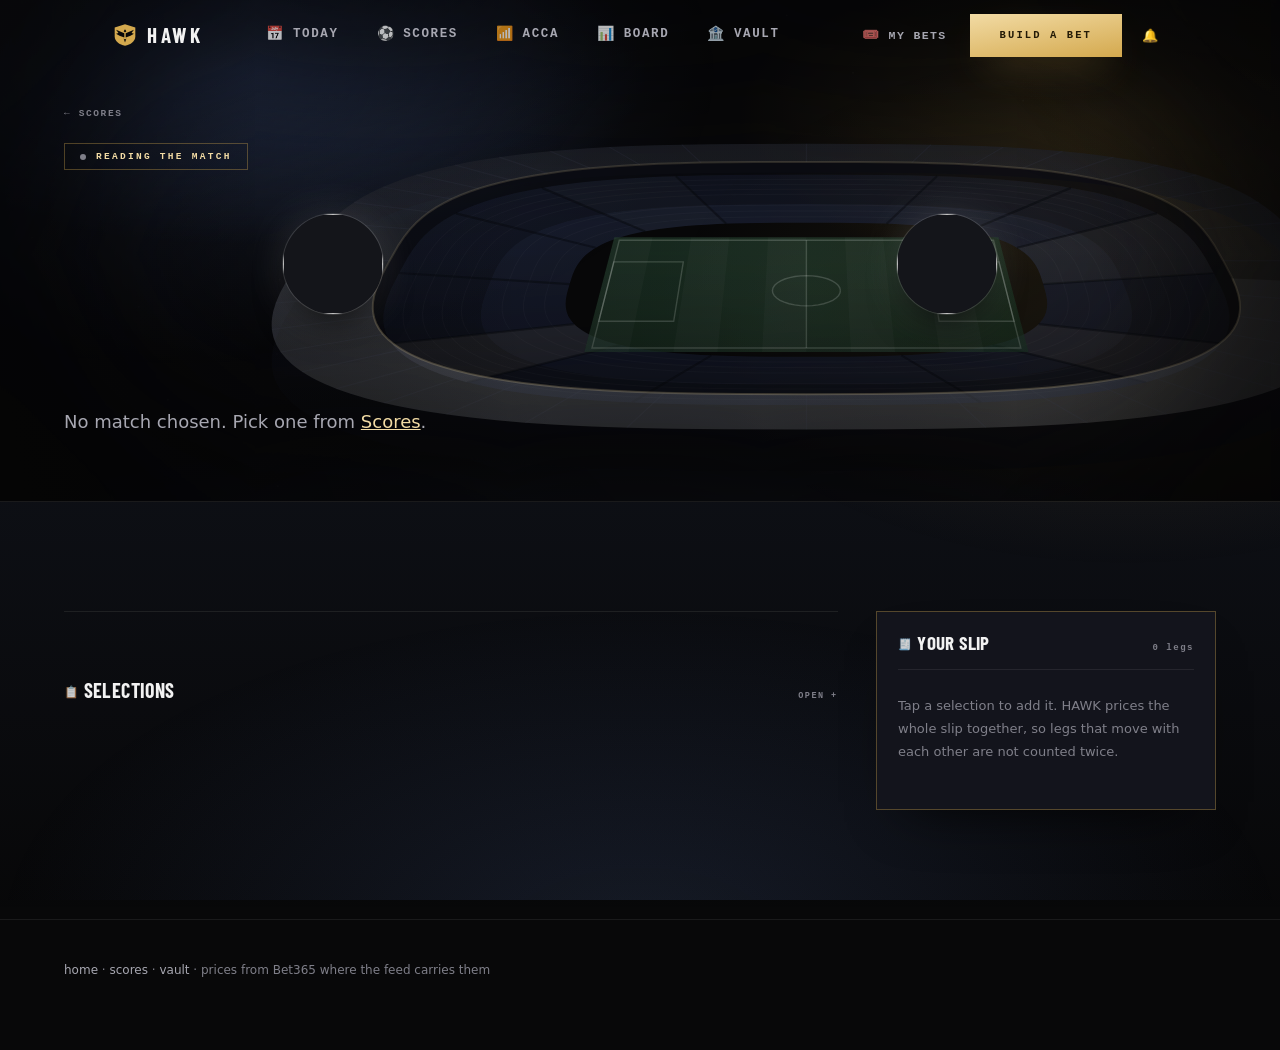
<file: match/index.html>
<!doctype html>
<html lang="en">
<head>
<meta charset="utf-8">
<meta name="viewport" content="width=device-width,initial-scale=1">
<title>Match · HAWK</title>
<meta name="description" content="Build a bet and see what it is really worth.">
<link rel="icon" href="../assets/hawk-mark.svg">
<link rel="manifest" href="../manifest.webmanifest?v=6">
<meta name="theme-color" content="#080809">
<link rel="preconnect" href="https://fonts.googleapis.com">
<link rel="preconnect" href="https://fonts.gstatic.com" crossorigin>
<link rel="stylesheet" href="https://fonts.googleapis.com/css2?family=Barlow+Condensed:wght@600;700&display=swap">
<link rel="stylesheet" href="../assets/hawk.css">
<style>
/* page-local: the fixture gets more room here than anywhere else, because on
   this page it IS the moment rather than a card inside one */
.hero .fx{margin-top:clamp(26px,4vw,44px)}
.hero .fx .crest{width:clamp(62px,8vw,100px)}
.hero .fx .side h2{font-size:clamp(18px,3vw,38px)}
.hero .fx .mid .t{font-size:clamp(34px,6vw,76px)}
.read{margin-top:clamp(30px,4.4vw,46px);animation:rise 1s 1.25s var(--film) both}
.b3{display:flex;height:12px;gap:2px;overflow:hidden}
.b3 i{display:block;height:100%;min-width:3px;transform-origin:left center;
  animation:grow 1.4s 1.5s var(--film) both}
.b3 i.h{background:linear-gradient(180deg,var(--gold-hi),#8a6a24);
  box-shadow:0 0 24px -4px rgba(212,169,78,.85)}
.b3 i.d{background:linear-gradient(180deg,#3d3d4a,#22222c)}
.b3 i.a{background:linear-gradient(180deg,var(--navy-hi),#2d4a8c);
  box-shadow:0 0 24px -4px rgba(107,143,224,.85);transform-origin:right center}
.b3k{display:flex;justify-content:space-between;gap:12px;margin-top:13px;
  font:700 9.5px/1.5 var(--mono);letter-spacing:.15em;text-transform:uppercase}
.b3k b:first-child{color:var(--gold-hi)}
.b3k b:nth-child(2){color:var(--muted)}
.b3k b:last-child{color:var(--navy-hi)}
.derby{margin:clamp(22px,3vw,30px) 0 0;max-width:62ch;font-size:13.5px;line-height:1.8;color:var(--muted);
  animation:rise 1s 1.45s var(--film) both}
.derby b{color:var(--gold-hi);font-weight:600}
.back{display:inline-flex;align-items:center;gap:8px;text-decoration:none;
  font:700 9.5px/1 var(--mono);letter-spacing:.17em;text-transform:uppercase;color:var(--faint);
  transition:color .4s var(--film);animation:rise .8s .05s var(--film) both}
.back:hover{color:var(--gold-hi)}
/* Where the page lands when you press Build. The nav is sticky and its height
   is measured into --navh by hawk-nav.js (a phone bar is not the desktop one),
   so the offset follows it rather than hardcoding the 88px the rail uses. */
#abOut{scroll-margin-top:calc(var(--navh,91px) + 18px)}
</style>
</head>
<body>

<header class="hero">
  <canvas aria-hidden="true" data-bg="ground"></canvas>
  <div class="wrap">
    <a class="back" href="../scores/">← Scores</a>
    <div style="margin-top:18px"><span class="tag" id="tag"><span class="dot off"></span>Reading the match</span></div>

    <div class="fx" id="fx" hidden>
      <div class="side h"><img class="crest" id="cH" alt=""><h2 id="nH"></h2><div class="m" id="mH"></div></div>
      <div class="mid"><div class="t" id="kT"></div><div class="k" id="kK"></div></div>
      <div class="side a"><img class="crest" id="cA" alt=""><h2 id="nA"></h2><div class="m" id="mA"></div></div>
    </div>

    <h1 class="moment mid" id="fail" hidden>Couldn't<span class="q">open it</span></h1>
    <p class="said" id="said">Asking HAWK for this match…</p>

    <div class="read" id="read" hidden>
      <div class="b3" id="bar"></div>
      <div class="b3k" id="bark"></div>
      <p class="derby" id="derby" hidden></p>
      <!-- The facts belong with the fixture, not under it: who is refereeing,
           what shape they are in, when the prices were read — and the three
           things you can do about it. The bell and the table button live in
           here, which is why they are declared inside it. -->
      <div class="meta" id="meta" hidden></div>
      <div hidden>
        <!-- set before kick-off: goals and red cards once it starts -->
        <button class="fol" id="fol" type="button" hidden></button>
        <!-- opens the table with these two teams lit and already expanded -->
        <button class="tbtn" id="tblBtn" type="button" hidden>League table</button>
      </div>
    </div>
  </div>
</header>

<!-- V1's shape: the MATCH is the left column and the BUILDER is the right
     one — "Build my bet builder" at the top of the rail, its settings under
     it, then the slip. Reading a match and building on it are two different
     jobs, and in v1 they had a column each rather than taking turns down one.
     The builder used to be the eighth block down, under six folds. -->
<section class="calm">
  <div class="wrap two">
    <main>
      <!-- What HAWK expects, OUT rather than folded. The bar in the hero says
           who wins; these four say what the game looks like, and every goals,
           corners and cards leg on the page is priced from them. Between them
           they are the two things always worth seeing without asking. -->
      <div id="numWrap" hidden>
        <div class="mtot" id="mtot"></div>
        <p class="note" id="numNote">Across 12,000 simulations — the numbers every goals, corners
          and cards leg on this page is priced from.</p>
      </div>

<details class="sub fold" id="upWrap" data-fold="upset" hidden>
  <summary><div class="wrap"><div class="lede"><h3><span class="emj">⚡</span>Upset radar</h3><span class="n" id="upN"></span><span class="mk-t"></span></div></div></summary>

  <div class="wrap">
    <div id="upset"></div>
  </div>
</details>

<details class="sub fold" id="csWrap" data-fold="score" hidden>
  <summary><div class="wrap"><div class="lede"><h3><span class="emj">🎯</span>Correct score</h3><span class="n" id="csN"></span><span class="mk-t"></span></div></div></summary>

  <!-- divs, not main/aside: this block now lives INSIDE the page's own
       <main>, and a document may only have one of those. And csplit rather
       than two, because a 340px rail inside a column that is already narrow
       leaves the grid nowhere to go. -->
  <div class="wrap csplit">
    <div>
      <div class="cs" id="cs"></div>
      <div class="cs-ax" id="csAx"></div>
    </div>
    <div>
      <div class="lede"><h3><span class="emj">⚖️</span>Value check</h3></div>
      <div id="value"></div>
    </div>
  </div>
</details>

<details class="sub fold" id="luWrap" data-fold="lineups" data-open-default hidden>
  <summary><div class="wrap"><div class="lede"><h3><span class="emj">👕</span>Lineups</h3><span class="n" id="luN"></span><span class="mk-t"></span></div></div></summary>

  <div class="wrap">
    <div id="lineups"></div>
  </div>
</details>

<details class="sub fold" id="l5Wrap" data-fold="last5" hidden>
  <summary><div class="wrap"><div class="lede"><h3><span class="emj">📅</span>Last 5 games</h3><span class="n">each side, with corners, cards and shots</span><span class="mk-t"></span></div></div></summary>

  <div class="wrap">
    <div id="last5"><div class="skel">Reading each side's last five…</div></div>
    <p class="note">Averages are per game counting both teams, the way a corners or cards line settles.
      Friendlies are left out. <b>HAWK's chances do not use these five</b> — measured over 2,237 matches
      the short window predicts a match's cards at r +0.12 against the season rate's +0.23.</p>
  </div>
</details>

<details class="sub fold" id="h2hWrap" data-fold="h2h" hidden>
  <summary><div class="wrap"><div class="lede"><h3><span class="emj">⚔️</span>Head to head</h3><span class="n" id="h2hN"></span><span class="mk-t"></span></div></div></summary>

  <div class="wrap">
    <div id="h2h"><div class="skel">Reading their last meetings…</div></div>
    <p class="note" id="h2hNote"></p>
  </div>
</details>

      <!-- …and the markets last. The left column reads top to bottom as
           "here is the match"; building happens in the rail, which is beside
           all of it rather than after it. -->
      <!-- Folded, and SHUT by default. It is 271 lines across five groups —
           the longest thing on the page by a distance — and it sits under
           everything you came to read. Open, you scroll past every market in
           football to reach the head to head. The rail builds the ticket for
           you; this is for when you want to pick a leg by hand. -->
      <details class="sub fold" id="selWrap" data-fold="selections">
        <summary><div class="lede selh"><h3><span class="emj">📋</span>Selections</h3><span
          class="n" id="selN"></span><span class="mk-t"></span></div></summary>
        <div class="cats" id="cats"></div>
        <div id="markets"><div class="skel" style="padding:30px 0">Reading…</div></div>
      </details>
    </main>
    <aside class="rail">
      <!-- The button leads, the way v1 leads with it. It sits OUTSIDE the
           fold: <summary> has to be the first child of <details>, so a
           button above it would be hoisted or ignored. -->
      <div class="rbuild" id="abWrap" hidden>
        <button class="btn gold wide" id="abGo">Build my bet builder</button>
        <details class="fold bare" id="abFold" data-fold="autobuild" data-open-default>
          <summary><div class="lede"><h3><span class="emj">⚙️</span>Build settings</h3>
            <span class="n" id="abN">let HAWK pick the legs</span><span class="mk-t"></span></div></summary>
          <div>
            <div id="abSet"></div>
            <p class="plan" id="abPlan"></p>
            <!-- every build these settings make, side by side — picking beats
                 pressing "build a different one" until something turns up -->
            <div class="opts" id="abOpts" hidden></div>
            <div id="abOut"></div>
            <p class="note">HAWK picks legs that fit the price you asked for, then checks the whole
              ticket together. <b>The Bet365 figure is an estimate</b> of what their builder would
              pay, not a price from the feed — type their real one in the slip for a verdict.</p>
          </div>
        </details>
      </div>

      <div class="slip" id="slip">
        <div class="hd"><h4><span class="emj">🧾</span>Your slip</h4><span class="n" id="slipN">0 legs</span></div>
        <div class="empty">Tap a selection to add it. HAWK prices the whole slip together, so legs
          that move with each other are not counted twice.</div>
      </div>
    </aside>
  </div>
</section>


<footer class="foot">
  <div class="wrap"><a href="../home/">home</a> · <a href="../scores/">scores</a> ·
    <a href="../vault/">vault</a> ·
    prices from <span id="book">Bet365</span> where the feed carries them</div>
</footer>

<script src="../builder/engine.js"></script>
<script src="../assets/hawk-bg.js"></script>
<script src="../assets/hawk-lineups.js"></script>
<script src="../assets/hawk-acca.js"></script>
<script src="../assets/hawk-fold.js"></script>
<script src="../assets/hawk-alerts.js"></script>
<script src="../assets/hawk-table.js"></script>
<script src="../assets/hawk-nav.js"></script>
<script>
/* ===========================================================================
   The match page.

   The fixture is the loud moment and nothing beneath it competes: markets are
   quiet disclosures, legs are separated by space rather than boxes, and the
   only bright thing below the fold is the slip's combined price — which is
   the number the page exists to produce.

   Nothing here prices anything. Chances and fair odds come from HAWK.match();
   the combined price comes from HAWK.evaluate(), which is the only thing that
   knows how legs on one match move together. If a number here disagrees with
   the old builder, this file is the one that is wrong.
   =========================================================================== */
(() => {
  "use strict";
  const $ = (s, r = document) => r.querySelector(s);
  const esc = (s) => String(s == null ? "" : s)
    .replace(/&/g, "&amp;").replace(/</g, "&lt;").replace(/>/g, "&gt;").replace(/"/g, "&quot;");
  const odds = (x) => (x > 0 && Number.isFinite(x) ? x.toFixed(2) : "—");
  const pct = (p, dp = 0) => (Number.isFinite(p) ? `${(100 * p).toFixed(dp)}%` : "—");
  const hhmm = (iso) => { const t = Date.parse(iso); return Number.isFinite(t)
    ? new Date(t).toLocaleTimeString(undefined, { hour: "2-digit", minute: "2-digit" }) : ""; };
  // "match" pluralises to "matches", not "matchs"
  const plural = (n, w) => `${n} ${w}${n === 1 ? "" : /(ch|sh|s|x|z)$/.test(w) ? "es" : "s"}`;
  // three chances that must read as 100 together
  const pc100 = (a) => {
    const v = a.map((x) => 100 * (x || 0)), r = v.map(Math.round);
    let d = 100 - r.reduce((x, y) => x + y, 0);
    while (d) { const i = v.map((x, k) => [Math.abs(x - r[k]), k]).sort((p, q) => q[0] - p[0])[0][1];
      r[i] += d > 0 ? 1 : -1; d += d > 0 ? -1 : 1; }
    return r;
  };

  /* The same grouping the old builder uses, so a market sits in the same place
     on both. Copied rather than imported: it describes layout, not pricing. */
  const CATEGORIES = {
    "Result": ["Full Time Result", "Double Chance", "Win to Nil", "Winning Margin", "Handicap", "Correct Score", "First Team to Score"],
    "Goals": ["Total Goals", "Both Teams to Score", "Team Goals", "Clean Sheet"],
    "Halves": ["1st Half Result", "1st Half Goals", "2nd Half Result", "2nd Half Goals"],
    "Corners, cards & SoT": ["Corners", "Team Corners", "Most Corners", "Total Cards", "Team Cards", "Match Shots on Target"],
    "Players": ["Player Shots", "Player Shots on Target", "To Score at Any Time", "Player to Assist", "Score or Assist", "Player to be Booked", "Goalkeeper Saves"],
    "Fouls & tackles": ["Player Fouls Committed", "Player Fouls Won", "Player Tackles", "Player Offsides"],
  };
  const ORDER = Object.values(CATEGORIES).flat();
  const catOf = (m) => Object.keys(CATEGORIES).find((c) => CATEGORIES[c].includes(m)) || "Result";

  // value: the book pays 2%+ over HAWK's fair odds — the same bar the old
  // builder and the live page use
  const beats = (l) => l.bookPrice > 1 && l.fair > 1 && l.bookPrice > l.fair * 1.02;
  const money = (n) => `${n < 0 ? "−" : ""}€${Math.abs(+n || 0).toFixed(2)}`;

  const S = { league: "", id: "", m: null, slip: [], cat: "All", book: "Bet365", ask: "",
              // remembered, because you stake roughly the same thing every time
              stake: (() => { try { return localStorage.getItem("hawk.lastStake") || ""; } catch { return ""; } })() };

  /* ----------------------------------------------------------- the moment */
  function moment(m) {
    const t = m.table || {};
    const place = (side) => {
      const r = t[side], base = side === "home" ? "Home" : "Away";
      if (!r || !r.position) return base;
      const n = r.position, s = ["th", "st", "nd", "rd"], v = n % 100;
      return `${base} · ${n}${s[(v - 20) % 10] || s[v] || s[0]}`;
    };
    $("#cH").src = m.homeCrest || ""; $("#cA").src = m.awayCrest || "";
    $("#nH").textContent = m.home;    $("#nA").textContent = m.away;
    $("#mH").textContent = place("home"); $("#mA").textContent = place("away");
    $("#kT").textContent = m.finished ? "FT" : m.started ? "Live" : (hhmm(m.kickoff) || "TBC");
    $("#kK").textContent = m.derby ? "Derby" : (m.league || "");
    $("#fx").hidden = false;

    $("#tag").innerHTML = m.derby
      ? `<span class="dot q"></span>${esc(m.league || "")} · Derby`
      : `<span class="dot q"></span>${esc(m.league || "Match")}`;

    const p = m.probs || {}, hp = pc100([p.home, p.draw, p.away]);
    $("#bar").innerHTML = `<i class="h" style="flex:${p.home || 0}"></i>`
      + `<i class="d" style="flex:${p.draw || 0}"></i><i class="a" style="flex:${p.away || 0}"></i>`;
    $("#bark").innerHTML = `<b>${esc(m.home)} ${hp[0]}%</b><b>Draw ${hp[1]}%</b><b>${esc(m.away)} ${hp[2]}%</b>`;
    if (m.derby) {
      $("#derby").innerHTML = `<b>Derby — ${esc(m.derby)}.</b> HAWK lifts this match's card lines by
        ${(m.derbyFactor || 1.23).toFixed(2)}×, measured over 3,106 matches. It leaves goals and
        corners alone, which showed nothing.`;
      $("#derby").hidden = false;
    }
    // before kick-off the 🔔 means "tell me when both XIs are confirmed" —
    // the last moment a build is still worth making — and goals follow after
    if (window.HAWKAlerts && !$("#fol").dataset.on) {
      $("#fol").dataset.on = "1";
      $("#fol").hidden = false;
      window.HAWKAlerts.followButton($("#fol"), S.id,
        { league: S.league, home: m.home, away: m.away, started: !!m.started });
    }
    // the league table, with these two teams lit and already open
    if (m.league) {
      const tb = $("#tblBtn");
      tb.dataset.table = m.league;
      tb.dataset.hl = JSON.stringify([m.home, m.away]);
      /* A cup has no table, and the button said "League table" anyway — so it
         promised a thing that opened empty. The same panel draws the bracket
         for those, with these two lit in it. The cup list is the engine's own
         grouping, not a second list of names kept here to drift from it. */
      const cups = ((window.HAWK.LEAGUE_GROUPS || []).find((g) => g.key === "cups") || {}).leagues || [];
      tb.textContent = cups.includes(m.league) ? "Cup bracket" : "League table";
      tb.hidden = false;
    }
    $("#read").hidden = false;

    const legs = m.legs || [];
    const priced = legs.filter((l) => l.bookPrice > 1).length;
    const val = legs.filter(beats).length;
    $("#said").innerHTML = `${esc(m.home)} v ${esc(m.away)}. <b>${plural(legs.length, "selection")}</b>,
      ${priced} with a ${esc(S.book)} price` + (val
        ? `, <b class="up">${val} beating it</b>.`
        : `, <b>none beating it</b> — which is normal.`);
  }

  /* The order of the lines INSIDE a market.

     Sorted by chance alone they came out interleaved — Under 16.5, Under 15.5,
     Under 14.5, Over 5.5, Under 13.5 — because the two sides of a total run in
     opposite directions, so one list by probability is two lists shuffled
     together. Overs ascending, then Unders ascending, is how a board reads.

     The number comes off the leg ID, never the label: engine.js builds
     `corners:o5.5` and `p:home:3:shots2`, while labels are prose ("Over 5.5
     Corners (6+)") and get reworded. A market whose legs carry no line at all
     — Double Chance, Both Teams to Score, To Score at Any Time — has nothing
     to put in order, so it keeps the probability ranking it arrived with.

     Player markets hold every player's lines at once, so ordering by threshold
     alone would deal the names out like cards: all the 1+ legs, then all the
     2+. They group by player instead, players ranked by their likeliest leg,
     thresholds ascending within a name. */
  const OU_LINE = /:([ou])(\d+(?:\.\d+)?)$/;              // goals:o2.5, tcorners:home:u4.5
  const PROP_LINE = /^(p:(?:home|away):\d+):[a-z]+?(\d+)$/; // p:home:3:shots2
  function lineOf(leg) {
    const id = String((leg && leg.id) || "");
    const ou = OU_LINE.exec(id);
    if (ou) return { who: "", group: ou[1] === "o" ? 0 : 1, n: parseFloat(ou[2]) };
    const pr = PROP_LINE.exec(id);
    if (pr) return { who: pr[1], group: 0, n: parseFloat(pr[2]) };
    return null;
  }
  function inLineOrder(legs) {
    const info = legs.map((l) => [l, lineOf(l)]);
    if (info.some(([, i]) => !i)) return legs;             // not a line market: leave it alone
    const best = new Map();
    for (const [l, i] of info) if (i.who) best.set(i.who, Math.max(best.get(i.who) ?? 0, l.p || 0));
    return info.sort(([, a], [, b]) =>
      (best.get(b.who) ?? 0) - (best.get(a.who) ?? 0)      // likeliest player first…
      || String(a.who).localeCompare(String(b.who))        // …and never split across the list
      || a.group - b.group                                 // Overs, then Unders
      || a.n - b.n                                         // lowest line first
    ).map(([l]) => l);
  }

  /* --------------------------------------------------------- the markets */
  function markets() {
    const m = S.m, all = (m.legs || []).filter((l) => l && l.p > 0);
    const counts = {};
    for (const l of all) { const c = catOf(l.market); counts[c] = (counts[c] || 0) + 1; }
    const cats = ["All", ...Object.keys(CATEGORIES).filter((c) => counts[c])];

    $("#selN").textContent = `${all.length} in ${plural(Object.keys(counts).length, "group")}`;
    $("#cats").innerHTML = cats.map((c) => `<button type="button" data-cat="${esc(c)}"
      aria-pressed="${String(S.cat === c)}">${esc(c)}<i>${c === "All" ? all.length : counts[c]}</i></button>`).join("");

    const shown = all.filter((l) => S.cat === "All" || catOf(l.market) === S.cat);
    const by = {};
    for (const l of shown.sort((a, b) => b.p - a.p)) (by[l.market] ||= []).push(l);
    for (const name of Object.keys(by)) by[name] = inLineOrder(by[name]);
    const rank = (g) => { const i = ORDER.indexOf(g); return i < 0 ? 999 : i; };
    const names = Object.keys(by).sort((a, b) => rank(a) - rank(b));

    /* How often he has actually done it. The engine already puts this on every
       player leg — recent (the raw stat per game, newest first), threshold,
       hits, games, basis — and the page simply was not reading it.

       Counted from his STARTS where he has three or more, because a cameo
       says almost nothing about a starter; `basis` says which it used. Under
       three games it is not shown at all rather than shown as "1/1". */
    const hitChip = (l) => {
      if (!l.recent || !l.recent.length || !(l.games >= 3)) return "";
      const r5 = l.recent.slice(0, 5);
      const h5 = r5.filter((v) => v >= l.threshold).length;
      const rate = l.hits / l.games;
      const tone = rate >= 0.7 ? "g" : rate >= 0.4 ? "a" : "r";
      const unit = l.basis === "starts" ? "starts" : "games";
      const text = l.games > 5
        ? `L5 ${h5}/${r5.length} · L${l.games} ${l.hits}/${l.games}`
        : `L${l.games} ${l.hits}/${l.games}`;
      return ` <span class="hr ${tone}" data-hist="${esc(l.id)}" role="button" tabindex="0"
        title="Hit in ${l.hits} of his last ${l.games} ${unit}. Click for the games behind it.">${text}</span>`;
    };

    const row = (l) => {
      const on = S.slip.includes(l.id), v = beats(l);
      return `<button type="button" class="leg${on ? " on" : ""}" data-leg="${esc(l.id)}">
        <span class="nm">${esc(l.label)}${hitChip(l)}${l.market ? `<i>${esc(l.market)}</i>` : ""}</span>
        <span class="v p">${pct(l.p, l.p < 0.1 ? 1 : 0)}</span>
        <span class="v">${odds(l.fair)}</span>
        <span class="v b${v ? " val" : ""}">${odds(l.bookPrice)}</span>
        <span class="add">${on ? "✓" : "+"}</span></button>`;
    };

    // first two open, the rest shut — the catalogue is 300-odd legs and an
    // open disclosure for each is not a page
    $("#markets").innerHTML = names.map((name, i) => {
      const legs = by[name], v = legs.filter(beats).length;
      return `<details class="mk"${i < 2 ? " open" : ""}>
        <summary><h4>${esc(name)}</h4><span class="n">${plural(legs.length, "line")}</span>
          ${v ? `<span class="v">${v} beating ${esc(S.book)}</span>` : ""}</summary>
        <div class="legs">
          <div class="legh"><span>Selection</span><span>HAWK</span><span>Fair</span>
            <span>${esc(S.book)}</span><span></span></div>
          ${legs.map(row).join("")}</div></details>`;
    }).join("") || `<div class="skel" style="padding:30px 0">Nothing in this group.</div>`;
  }

  /* ------------------------------------------------------------- the slip
     HAWK.evaluate() is the only thing that knows the legs correlate. Two legs
     on one match are never independent, and multiplying their prices would
     overstate the ticket every time — which is exactly what the slip says.
     The book's own builder price is in no feed, so the page asks for it. */
  function slip() {
    const el = $("#slip"), m = S.m;
    $("#slipN").textContent = plural(S.slip.length, "leg");
    [...el.children].slice(1).forEach((n) => n.remove());

    if (!S.slip.length) {
      el.insertAdjacentHTML("beforeend", `<div class="empty">Tap a selection to add it. HAWK prices
        the whole slip together, so legs that move with each other are not counted twice.</div>`);
      return;
    }

    const byId = new Map((m.legs || []).map((l) => [l.id, l]));
    const picked = S.slip.map((id) => byId.get(id)).filter(Boolean);

    let out = null;
    try { out = window.HAWK.evaluate({ id: String(S.id), legs: S.slip }); } catch { /* shown below */ }
    const fair = out && out.fair, p = out && out.p;

    const rows = picked.map((l) => `<div class="row">
      <div>${esc(l.label)}<small>${esc(l.market || "")} · ${pct(l.p, l.p < 0.1 ? 1 : 0)}</small></div>
      <div><b>${odds(l.fair)}</b><span class="x" data-drop="${esc(l.id)}" title="Remove">×</span></div></div>`).join("");

    const ask = parseFloat(String(S.ask).replace(",", "."));
    let say = `<div class="say"><b>Type the price</b>Put ${esc(S.book)}'s offer for this exact slip in
      the box and HAWK will say whether it is worth taking. A bet builder's price is in no feed, so it
      cannot be read for you.</div>`;
    if (fair > 1 && ask > 1) {
      const edge = ask / fair - 1, good = edge >= 0;
      say = `<div class="say ${good ? "good" : "bad"}"><b>${good ? "Worth backing" : "Don't back it"}</b>
        ${esc(S.book)} pays <b style="display:inline;color:var(--text)">${odds(ask)}</b> where HAWK makes it
        ${odds(fair)} — ${good ? "+" : ""}${(100 * edge).toFixed(1)}%.
        ${good ? "That is the book paying over the odds on HAWK's read of these legs together."
               : "The gap is the margin; the correlation between these legs is already in HAWK's price."}</div>`;
    }

    const apart = picked.reduce((a, l) => a * (l.fair > 1 ? l.fair : 1), 1);
    const note = fair > 1 && picked.length > 1
      ? `<p class="note" style="margin-top:16px">Multiplied separately these legs make
         ${odds(apart)}. HAWK says ${odds(fair)} because it simulates them on the same match.</p>` : "";

    el.insertAdjacentHTML("beforeend", rows + `
      <div class="big"><div class="n">${odds(fair)}</div><div class="k">HAWK's fair price</div></div>
      <div class="pair">
        <div><div class="k">Chance it lands</div><div class="v">${pct(p, p < 0.1 ? 1 : 0)}</div></div>
        <div><div class="k">Legs</div><div class="v">${picked.length}</div></div>
      </div>
      <div class="ask"><label for="ask">${esc(S.book)}'s price for this slip</label>
        <input id="ask" inputmode="decimal" placeholder="e.g. 4.80" value="${esc(S.ask)}"></div>
      ${say}${note}
      <!-- A single-match builder is the commonest ticket there is, and until
           now the only way to record one was: add to acca, open the acca,
           send it from there. The stake sits next to the price because you
           need both to log it and neither on its own. -->
      <div class="ask" style="margin-top:14px"><label for="stk">Stake (€)</label>
        <input id="stk" inputmode="decimal" placeholder="e.g. 3.00" value="${esc(S.stake)}"></div>
      <p class="note" id="slipOut" style="margin-top:14px"></p>
      <div style="margin-top:18px;display:flex;gap:10px;flex-wrap:wrap">
        <button class="btn gold btn-sm" id="toVault">Send to the Vault</button>
        <button class="btn ghost btn-sm" id="toAcca">${
          window.HAWKAcca && window.HAWKAcca.has(S.id) ? "Replace on your acca" : "Add to acca"}</button>
        <button class="btn ghost btn-sm" id="clear">Clear the slip</button></div>`);
  }

  /* ================================================ THIS SLIP INTO THE VAULT
     A single-match builder, logged as one PENDING ticket. Same money rules
     as the Acca's own send and the Vault's settle — the stake comes off the
     bankroll now, and the return goes on when it lands — because a ticket
     has to be worth the same whichever page put it there.

     The PRICE is yours, not HAWK's: a builder's price is in no feed, and
     logging HAWK's fair price as though Bet365 had offered it would quietly
     poison every CLV and return figure in the Vault. */
  function toVault() {
    const m = S.m, A = window.HAWKAcca;
    const out = $("#slipOut");
    const say = (t) => { if (out) out.textContent = t; };
    if (!m || !A) return;
    const picked = S.slip.map((id) => (m.legs || []).find((l) => l.id === id)).filter(Boolean);
    if (!picked.length) return say("Nothing on the slip.");

    const price = parseFloat(String($("#ask").value || "").replace(",", "."));
    const stake = parseFloat(String($("#stk").value || "").replace(",", "."));
    if (!(price > 1)) return say(`Type ${S.book}'s price for this slip first — HAWK's fair price is not an offer.`);
    if (!(stake > 0)) return say("Enter a stake.");

    let bank, bets;
    try {
      bank = parseFloat(localStorage.getItem("hawk_bankroll"));
      if (!Number.isFinite(bank)) bank = 1000;
      bets = JSON.parse(localStorage.getItem("hawk_bets") || "[]");
      if (!Array.isArray(bets)) bets = [];
    } catch { return say("Couldn't open the Vault's storage in this browser."); }
    if (bank < stake) return say(`Not enough in your Vault bankroll (${money(bank)}).`);

    let p = null;
    try { p = (window.HAWK.evaluate({ id: String(S.id), legs: S.slip }) || {}).p; } catch { /* no read */ }
    if (stake / bank >= 0.1 && !confirm(
      `${money(stake)} is ${Math.round(100 * stake / bank)}% of your ${money(bank)} bankroll.`
      + (p > 0 ? `\n\nThis lands about 1 in ${Math.round(1 / p)}.` : "") + `\n\nLog it anyway?`)) return;

    /* A tap that registers twice logs the ticket twice. On 25 Nov two
       identical Slavia Praha v Villarreal slips landed in the Vault 78
       milliseconds apart -- too close together to be two decisions -- and
       the stake came off the bankroll both times. The newest ticket is
       always at the head of the list, so one comparison catches it.
       Fifteen seconds is far longer than a double tap and far shorter than
       deciding to back the same slip a second time on purpose. */
    const sel = picked.map((l) => l.label).join(" & ");
    const last = bets[0];
    const lastAt = last ? +((/^bet_(\d{12,})/.exec(last.id || "") || [])[1] || 0) : 0;
    if (last && Date.now() - lastAt < 15000
        && Math.abs((+last.stake || 0) - stake) < 0.005
        && Math.abs((+last.odds || 0) - price) < 0.005
        && ((last.legs || [])[0] || {}).selection === sel)
      return say("That slip is already in the Vault — this would have logged it twice.");

    const ret = Math.round(stake * price * 100) / 100;
    bets.unshift({
      id: "bet_" + Date.now(),
      date: new Date().toLocaleDateString("en-US", { month: "short", day: "numeric", hour: "2-digit", minute: "2-digit" }),
      legs: [{
        fixture: `${m.home} vs ${m.away}`,
        selection: sel,
        angle: `HAWK: ${p > 0 ? pct(p, p < 0.1 ? 1 : 0) : "—"} · fair ${odds(p > 0 ? 1 / p : 0)}`,
        odds: +price.toFixed(2), type: "builder", league: m.league || "",
        subSelections: picked.map((l) => ({ label: l.label, odds: +((l.bookPrice || l.fair) || 1).toFixed(2) })),
        // the same shape the acca stores, so the settler reads both alike
        hawk: A.hawkPart(A.makePart(m, picked, p || 0)),
      }],
      stake: Math.round(stake * 100) / 100, odds: +price.toFixed(2),
      potentialReturn: ret, status: "PENDING", source: "hawk", hawkP: p,
    });
    try {
      localStorage.setItem("hawk_bankroll", (bank - stake).toFixed(2));
      localStorage.setItem("hawk_bets", JSON.stringify(bets));
      localStorage.setItem("hawk.lastStake", String(stake));
    } catch { return say("Couldn't save to the Vault's storage."); }

    S.stake = String(stake);
    say(`Logged: ${money(stake)} at ${odds(price)}, returning ${money(ret)} if it lands. `
      + `It settles itself when the match finishes.`);
    if (window.HAWKAlerts) window.HAWKAlerts.notice({ icon: "🎟", word: "Vault", href: "../vault/",
      text: `${money(stake)} @ ${odds(price)} on ${m.home} v ${m.away} — ${plural(picked.length, "leg")}.`, tone: "good" });
    if (window.HAWKNav && window.HAWKNav.refresh) window.HAWKNav.refresh();
  }

  /* This slip onto the acca. One part per match, so adding this match again
     replaces it — and the acca is v1's own, so a ticket started in the old
     builder is finished here and the other way round. */
  function toAcca() {
    const m = S.m, A = window.HAWKAcca;
    if (!A || !m) return;
    const tell = (text) => {
      if (window.HAWKAlerts) window.HAWKAlerts.notice({ icon: "🧩", word: "Not yet", text, tone: "warn" });
    };
    if (!S.slip.length) return tell("Pick some selections first.");
    const byId = new Map((m.legs || []).map((l) => [l.id, l]));
    const legs = S.slip.map((id) => byId.get(id)).filter(Boolean);
    let out = null;
    try { out = window.HAWK.evaluate({ id: String(S.id), legs: S.slip }); } catch { /* reported below */ }
    // A slip that cannot land — two results on the same match, say — prices at
    // zero. It used to be refused silently, which reads as a broken button.
    if (!out || !(out.p > 0)) return tell(
      `These ${plural(S.slip.length, "leg")} can't all land, so there is nothing to put on an acca. `
      + `HAWK simulates them together, which is how it knows.`);
    const { replaced, totals } = A.add({ ...m, id: S.id, league: S.league || m.league }, legs, out.p);
    slip();
    if (window.HAWKAlerts) window.HAWKAlerts.notice({
      icon: "🧩", word: replaced ? "Acca updated" : "Added to your acca", tone: "good", href: "../acca/",
      text: `${m.home} v ${m.away} · ${plural(totals.parts, "match")}, ${plural(totals.legs, "leg")}, `
          + `fair ${odds(totals.fair)}.`,
    });
  }

  /* ================================================ a player's own record
     The games behind the chip. One bar per game, oldest on the left, with
     the leg's line drawn across it — so "4 of his last 5" becomes a shape
     you can see the trend in, which a ratio cannot show you.

     Then every other leg HAWK offers on the same player, each with its own
     hit rate, because the question is rarely "is this leg good" and almost
     always "which of his legs is the one to take". */
  function playerCard(legId) {
    const m = S.m;
    if (!m) return;
    const leg = (m.legs || []).find((l) => l.id === legId);
    if (!leg || !leg.player) return;

    const mine = (m.legs || []).filter((l) => l.player === leg.player);
    const vals = (leg.recent || []).slice().reverse();          // oldest → newest
    const peak = Math.max(leg.threshold, ...vals, 1);
    const unit = leg.basis === "starts" ? "starts" : "games";
    // the line sits at the threshold, measured against the same peak the bars are
    const linePct = 100 * (leg.threshold / peak);

    const bars = vals.map((v) => `<span class="b${v >= leg.threshold ? " hit" : ""}">
        <i style="height:${Math.max(2, 100 * (v / peak)).toFixed(1)}%"></i></span>`).join("");
    const xs = vals.map((v) => `<span>${v}</span>`).join("");

    const chip = (l) => {
      if (!l.recent || !l.recent.length || !(l.games >= 3)) return `<span class="hr low">no record</span>`;
      const rate = l.hits / l.games;
      const tone = rate >= 0.7 ? "g" : rate >= 0.4 ? "a" : "r";
      return `<span class="hr ${tone}">${l.hits}/${l.games}</span>`;
    };

    const el = document.createElement("div");
    el.className = "pcard";
    el.innerHTML = `<div class="in" role="dialog" aria-label="${esc(leg.player)}">
      <div class="hd">
        ${leg.photo ? `<img src="${esc(leg.photo)}" alt="" onerror="this.remove()">` : ""}
        <div><h3>${esc(leg.player)}</h3>
          <div class="sub">${esc(leg.pos || "")}${leg.pos ? " · " : ""}${
            esc(leg.side === "home" ? m.home : m.away)}${
            leg.low_data ? " · thin record, HAWK is less sure" : ""}</div></div>
        <button class="x" type="button" aria-label="Close">✕</button>
      </div>

      <div class="k">${esc(leg.label.replace(leg.player + ": ", ""))} — his last ${plural(vals.length, unit.replace(/s$/, ""))}</div>
      ${vals.length ? `<div class="bars">${bars}
          <span class="line" style="bottom:${linePct.toFixed(1)}%"><span>${leg.threshold}</span></span></div>
        <div class="xs">${xs}</div>
        <div class="ends"><span>oldest</span><span>newest</span></div>
        <p class="note">Hit in <b>${leg.hits} of ${leg.games}</b> ${esc(unit)} —
          HAWK makes it ${pct(leg.p, leg.p < 0.1 ? 1 : 0)}. The red line is the leg's
          number; a bar reaching it is a game it would have landed.</p>`
        : `<p class="none">No game-by-game record for this one. HAWK still prices it, from his
           rate per 90 and the simulation, but there is nothing here to check it against.</p>`}

      <div class="k">Every leg HAWK offers on him</div>
      <ul class="pl">${mine.sort((a, b) => b.p - a.p).map((l) => `<li>
        <span class="lb">${esc(l.label.replace(l.player + ": ", ""))}<small
          style="display:block;margin-top:4px;font:400 10px/1.4 var(--mono);color:var(--faint)">${esc(l.market || "")}</small></span>
        ${chip(l)}
        <b class="p">${pct(l.p, l.p < 0.1 ? 1 : 0)}</b>
        <b>${odds(l.fair)}</b></li>`).join("")}</ul>

      <p class="note">Bet365 never publishes a price for these, so HAWK's number is an
        estimate rather than a read of the market — which is why his own record is the
        only hard evidence on the row.</p>
    </div>`;

    const shut = () => { el.remove(); document.removeEventListener("keydown", onKey); };
    const onKey = (e) => { if (e.key === "Escape") shut(); };
    el.addEventListener("click", (e) => { if (e.target === el || e.target.closest(".x")) shut(); });
    document.addEventListener("keydown", onKey);
    document.body.appendChild(el);
  }

  /* ------------------------------------------------------------- loading */
  async function load() {
    if (!S.id) {
      $("#said").innerHTML = `No match chosen. Pick one from
        <a href="../scores/" style="color:var(--gold-hi)">Scores</a>.`;
      $("#markets").innerHTML = "";
      return;
    }
    let m;
    try { m = await window.HAWK.match(S.league, S.id); }
    catch (err) {
      $("#fail").hidden = false;
      $("#tag").innerHTML = `<span class="dot off"></span>Match`;
      $("#said").textContent = (err && err.message) || "HAWK couldn't analyse this match.";
      $("#markets").innerHTML = "";
      return;
    }
    S.m = m;
    S.book = m.priceBook || "Bet365";
    $("#book").textContent = S.book;
    document.title = `${m.home} v ${m.away} · HAWK`;
    moment(m);
    abControls();
    numbers(m);
    upset(m);
    scoreGrid(m);
    lineups(m);
    meta(m);          // after lineups: it moves the bell and the table button in
    markets();
    slip();
    // after the page, not before it — each costs a request per match
    last5(m);
    h2h(m);
  }

  /* The XIs, when there is one. HAWK.match() already carries m.players and
     m.lineups, so this costs no extra call — the page was holding the data
     and simply not drawing it. */
  function lineups(m) {
    if (!window.HAWKLineups) return;
    if (!window.HAWKLineups.render($("#lineups"), m, { gameId: S.id })) return;
    const lu = m.lineups || { home: {}, away: {} };
    const confirmed = lu.home.status === "Confirmed" && lu.away.status === "Confirmed";
    $("#luN").textContent = confirmed ? "confirmed"
      : (lu.home.guess || lu.away.guess) ? "HAWK's guess" : "predicted";
    $("#luWrap").hidden = false;
  }

  /* ------------------------------------------------------- the meta strip
     The facts about this fixture that are not chances, and the three things
     you can do about it. The referee is the one that is not decoration: his
     cards a game multiplies every cards line, so he gets the gold edge and
     the others do not.

     Each fact is left out entirely when HAWK does not have it, rather than
     shown empty — hours before kick-off the referee usually is not named,
     and a row of blanks reads as broken rather than as "not yet". */
  function meta(m) {
    const box = $("#meta");
    if (!box) return;
    const lu = m.lineups || { home: {}, away: {} };
    const shapes = [lu.home && lu.home.formation, lu.away && lu.away.formation].filter(Boolean);
    const confirmed = lu.home.status === "Confirmed" && lu.away.status === "Confirmed";
    const ref = m.referee || {};
    const bits = [];

    if (shapes.length === 2)
      bits.push(`<span class="bit"><i>👕</i>${confirmed ? "Confirmed" : "Predicted"} ·
        <b>${esc(shapes[0])}</b> v <b>${esc(shapes[1])}</b></span>`);
    // the one fact here that changes a price
    if (ref.name) {
      const per = Number.isFinite(ref.avg) ? ref.avg : null;
      bits.push(`<span class="bit${per ? " warn" : ""}"><i>🧑‍⚖️</i>${esc(ref.name)}${
        per ? ` · <b>${per.toFixed(2)}</b> cards a game` : ""}</span>`);
    } else {
      bits.push(`<span class="bit q"><i>🧑‍⚖️</i>Referee not named yet</span>`);
    }
    if (m.derby) bits.push(`<span class="bit warn"><i>⚔️</i>${esc(m.derby)} · cards <b>${
      (m.derbyFactor || 1).toFixed(2)}×</b></span>`);
    bits.push(`<span class="bit"><i>💷</i>${esc(S.book)} read <b>${
      new Date().toLocaleTimeString(undefined, { hour: "2-digit", minute: "2-digit" })}</b></span>`);

    /* The facts are rebuilt on every read; the BUTTONS are not. Refresh
       calls this again, and writing innerHTML over the whole strip destroyed
       the bell and the table button it had moved in — they came back once
       and then disappeared the first time you pressed ↻. */
    if (!$("#metaFacts")) {
      box.innerHTML = `<span id="metaFacts" style="display:contents"></span>`
        + `<span class="sp"></span>`
        + `<span id="metaActs" style="display:flex;gap:8px;flex-wrap:wrap"></span>`;
    }
    $("#metaFacts").innerHTML = bits.join("");

    /* The bell and the table button were in the hero. They belong with the
       other things you can do to this match, so they move here rather than
       being drawn twice. Moved once, then left alone. */
    const acts = $("#metaActs");
    for (const id of ["fol", "tblBtn"]) {
      const el = $("#" + id);
      if (el && !el.hidden && el.parentElement !== acts) { el.classList.add("bit"); acts.appendChild(el); }
    }
    if (!$("#metaAgain")) {
      const again = document.createElement("button");
      again.type = "button"; again.className = "bit"; again.id = "metaAgain";
      again.textContent = "↻ Refresh";
      acts.appendChild(again);
    }
    box.hidden = false;
  }

  /* ---------------------------------------------------------- auto-build
     HAWK picks the legs, the existing slip prices them. Settings are the
     old builder's, under the same names, and are remembered. */
  const AB_KEY = "hawk.autobuild";
  const AB_DEF = { target: 4, style: "Balanced", maxLegs: 5, focus: "Mix",
                   picks: "likely", favourite: true, extras: false, priced: true, options: 5 };
  let AB = { ...AB_DEF };
  try { AB = { ...AB_DEF, ...JSON.parse(localStorage.getItem(AB_KEY) || "{}") }; } catch { /* defaults */ }
  const abSave = () => { try { localStorage.setItem(AB_KEY, JSON.stringify(AB)); } catch { /* private */ } };

  /* Bet365's two settling rules, on the SAME keys the Vault and the settler
     use. They were AB.ep here and hawk.ep there — two stores for one rule, so
     turning Early Payout off in the Vault left it on for every price on this
     page and the two screens quietly disagreed about what a result leg is
     worth. There is one copy now, and it is the settler's. */
  const ruleOn = (k) => {
    try { const v = localStorage.getItem(`hawk.${k}`); return v === null ? true : JSON.parse(v) !== false; }
    catch { return true; }
  };
  const setRule = (k, on) => { try { localStorage.setItem(`hawk.${k}`, JSON.stringify(!!on)); } catch { /* private */ } };

  function abControls() {
    const LABEL = { maxLegs: "Most legs", options: "Options", style: "Legs like",
                    focus: "Made of", picks: "Picks" };
    /* A ROW OF CHIPS, not a dropdown. Every choice is on the page: you can see
       that "Made of" has four settings without opening anything, and the chip
       is the same component as the price rungs above it — one gesture for the
       whole panel. Five dropdowns hid their options behind five taps and made
       the rail look emptier than it was. */
    const chips = (k, opts, hint) => `<div class="cset"><span class="cap">${esc(LABEL[k] || k)}</span>
      <div class="chips">${opts.map(([v, t]) =>
        `<button type="button" data-ab="${k}" data-v="${esc(v)}" aria-pressed="${
          String(String(AB[k]) === String(v))}">${esc(t)}</button>`).join("")}</div>
      ${hint ? `<div class="hint">${esc(hint)}</div>` : ""}</div>`;
    // a number you nudge rather than pick from a list of nine
    const step = (k, lo, hi, word) => `<div class="step">
      <button type="button" data-abstep="${k}" data-d="-1" aria-label="Fewer">−</button>
      <b>${AB[k]} ${esc(word)}</b>
      <button type="button" data-abstep="${k}" data-d="1" aria-label="More">+</button></div>`;
    /* The target price, loud, with a slider and the usual rungs — the old
       builder led with this and it was right to: every other setting here is
       a refinement of "what do you want it to pay". The slider is logarithmic
       because the useful range is 1.5 to 25 and a linear one spends half its
       travel between 13 and 25, where nothing lives. */
    const toSlider = (o) => 100 * Math.log(Math.max(1.5, o) / 1.5) / Math.log(25 / 1.5);
    const PRESETS = [[0, "Any odds"], [2, "2.00+"], [3, "3.00+"], [5, "5.00+"], [10, "10.00+"]];
    const t = +AB.target || 0;
    const aim = `<div class="aim">
      <div>
        <div class="lab">At least · ${esc(S.book)} pays</div>
        <div class="big">${t >= 1.2 ? `${t.toFixed(2)}<small>+</small>` : "Any odds"}</div>
      </div>
      <div class="says"><b>the likeliest build</b>${t >= 1.2 ? "that clears it" : "it can make"}</div>
      <input class="sl" id="ab-slider" type="range" min="0" max="100" step="1"
        value="${t >= 1.2 ? toSlider(t).toFixed(0) : 0}" aria-label="Target price">
      <div class="pre">${PRESETS.map(([v, lab]) =>
        `<button type="button" data-aim="${v}" aria-pressed="${String(
          v === 0 ? t < 1.2 : Math.abs(t - v) < 0.01)}">${lab}</button>`).join("")}</div>
    </div>`;

    // Bet365's settling rules, counted for the "More" line
    const RULES = [
      ["ep", "Early payout", "Result legs paid once that side goes two goals ahead"],
      ["subOn", "Sub on play on", "A player leg moves to his replacement when he is taken off"],
    ];
    const rulesOn = RULES.filter(([k]) => ruleOn(k)).length;

    $("#abSet").innerHTML = aim + `<div class="cwrap">
      ${chips("style", [["Banker", "Safe"], ["Balanced", "Mixed"], ["Punchy", "Bold"]])}
      ${chips("focus", [["Mix", "Mix"], ["Players", "Players"], ["Match", "Match"],
                        ["Stats", "No result"]], "No result leg bans the result market, so goals, cards and corners carry it")}
      ${chips("picks", [["likely", "Most likely"], ["value", "Overpriced"]])}
      <div class="two">${step("maxLegs", 2, 12, "legs")}${step("options", 2, 8, "options")}</div>
      <div class="tog">
        <button type="button" data-sw="priced" aria-pressed="${String(!!AB.priced)}">${esc(S.book)}-priced · no props</button>
        <button type="button" data-sw="favourite" aria-pressed="${String(!!AB.favourite)}">Favourite first</button>
        <button type="button" data-sw="extras" aria-pressed="${String(!!AB.extras)}">Fouls, tackles, offsides</button>
      </div>

      <!-- The two settling rules, as switches rather than chips — because they
           are not build settings at all. The three above change what HAWK
           PICKS; these two change what a leg is WORTH, here, in the Vault and
           in the settler at once. A switch says "this is a state the whole app
           is in"; a chip would have said "this is another filter". -->
      <div class="more"><span class="cap">More — ${rulesOn} on</span>
        <div class="sw2">${RULES.map(([k, name, why]) =>
          `<button type="button" data-rule="${k}" aria-pressed="${String(ruleOn(k))}">
            <i></i><span><b>${esc(name)}</b><span>${esc(why)}</span></span></button>`).join("")}</div>
      </div>
    </div>`;

    abPlan();
    $("#abWrap").hidden = false;
  }

  /* What it is about to do, in a sentence. The old builder's best idea: six
     dropdowns tell you the settings and none of them tells you the plan. */
  function abPlan() {
    const el = $("#abPlan");
    if (!el) return;
    const t = +AB.target || 0;
    const band = { Banker: "72% and 95%", Balanced: "55% and 90%", Punchy: "35% and 78%" }[AB.style] || "55% and 90%";
    const made = { Mix: "likeliest mix of markets", Players: "player props",
                   Match: "match markets only", Stats: "no result leg" }[AB.focus] || "mix of markets";
    el.innerHTML = `Stack legs ${t >= 1.2
        ? `until ${esc(S.book)} pays <b>${t.toFixed(2)}+</b>`
        : `for the <b>likeliest ticket</b> it can make`}, up to <i>${AB.maxLegs} legs</i>, picking
      ${AB.picks === "value" ? "the legs <i>Bet365 overprices</i>" : `the <i>${esc(made)}</i>`} —
      each one landing between <i>${band}</i>.${
        AB.priced ? ` Only legs with a real ${esc(S.book)} price.` : " Player props are in, so the price is partly estimated."}${
        AB.favourite ? "" : " It need not start with the favourite."}`;
  }

  function abShow(t, nth) {
    if (!t || !t.legs || !t.legs.length) {
      $("#abOut").innerHTML = `<p class="note" style="margin:22px 0 0">HAWK couldn't make a ticket at
        that price with those settings. Try a longer price, more legs, or a different focus.</p>`;
      $("#abOpts").hidden = true;
      return;
    }
    const byId = new Map((S.m.legs || []).map((l) => [l.id, l]));
    // The ticket row carries WHY the builder took this leg; byId carries what
    // the leg IS. The card needs both, and mapping straight to byId threw the
    // first away — which is why it could only ever describe a leg, never
    // justify it.
    const legs = t.legs.map((l) => {
      const g = byId.get(l.id);
      return g ? { ...g, why: l.why || null, cond: l.cond } : null;
    }).filter(Boolean);
    // put it straight in the slip — the slip is what prices it
    S.slip = legs.map((l) => l.id);
    markets();
    slip();

    /* How often a ticket at this price has to land to be worth taking, and
       whether this one does. "35% needed" is simply 1/price — the break-even
       — and saying it next to the chance is the whole verdict in two numbers. */
    const need = t.b365 > 1 ? 1 / t.b365 : null;
    const worth = need != null && t.p >= need;
    const band = t.p >= 0.6 ? ["Safe", `lands about ${Math.round(t.p * 10)} times in 10`]
      : t.p >= 0.35 ? ["Even money-ish", `lands about ${Math.round(t.p * 10)} in 10, loses the rest`]
      : t.p >= 0.15 ? ["Risky", `lands about ${Math.round(t.p * 10) || 1} in 10, loses the rest`]
      : ["Long shot", `lands about 1 in ${Math.round(1 / Math.max(t.p, 0.001))}`];

    $("#abOut").innerHTML = `<div class="built">
      <!-- THE CHANCE LEADS, and the bar is the whole argument in one line.
           A fair price IS one over the chance, so leading with "3.31" put the
           number HAWK invented in the biggest type and the number it measured
           in grey beside it — backwards, for a site whose claim is that it
           says what it actually knows.

           The bar compares the two percentages that decide whether a ticket
           is worth taking: the fill is how often HAWK says it lands, the mark
           is how often it HAS to land for that price to be fair. Mark to the
           right of the fill and the price does not cover the chance.

           The mark is DASHED while the price is HAWK's guess — a builder's
           price is in no feed, and a leg without a bookmaker price makes the
           whole total an estimate. Type the real one and it goes solid. That
           distinction is the reason the block exists; a solid mark over a
           guessed price would be the page lying about what it knows. -->
      ${(() => {
        const need = t.b365 > 1 ? 1 / t.b365 : null;      // break-even chance
        const guess = !legs.length || legs.some((l) => !(l.bookPrice > 1));
        const num = (t.p * 100).toFixed(1).split(".");
        return `<div class="top">
          <div class="pc"><span class="n">${num[0]}<small>.${num[1]}%</small></span>
            <span class="k">lands</span></div>
          <div class="mid">
            <div class="scale" role="img" aria-label="${pct(t.p, 1)} it lands against ${
              need != null ? pct(need, 0) : "—"} needed">
              <i class="fill" style="width:${Math.max(1, Math.min(100, t.p * 100)).toFixed(1)}%"></i>
              ${need != null ? `<i class="mark${guess ? " guess" : ""}"
                style="left:${Math.max(0, Math.min(100, need * 100)).toFixed(1)}%"></i>` : ""}
            </div>
            <p class="say">${need == null ? `No ${esc(S.book)} price for this one.`
              : guess
                ? `${guess ? "Dashed" : "Solid"} mark — HAWK's <b>guess</b> at ${esc(S.book)}'s price
                   (<b>${odds(t.b365)}</b>, ${pct(need, 0)}). Type the real one below and it goes solid.`
                : `Solid mark — ${esc(S.book)}'s own price (<b>${odds(t.b365)}</b>) needs
                   ${pct(need, 0)} to break even.`}</p>
          </div>
          <div class="bk"><span class="k">${esc(S.book)} ${guess ? "≈" : ""}</span>
            <span class="v">${odds(t.b365)}</span></div>
        </div>`;
      })()}

      <!-- the verdict, before the legs: two percentages and which is bigger -->
      <div class="verdict ${worth ? "good" : "bad"}">
        <b>${pct(t.p, 0)} lands vs ${need != null ? pct(need, 0) : "—"} needed</b>
        ${worth
          ? `${esc(S.book)} should pay about ${odds(t.b365)} and it only needs
             ${odds(need != null ? 1 / need : 0)} to be worth taking. This one clears it.`
          : `${esc(S.book)} should pay about ${odds(t.b365)}, against the
             ${odds(need != null ? 1 / t.p : 0)} it needs. ${
             t.p > 0 ? `It would have to land ${pct(need, 0)} of the time and HAWK makes it ${pct(t.p, 0)}.` : ""}`}
        <span class="risk">🎲 ${band[0]} — ${band[1]}</span>
      </div>

      <!-- …then WHY each leg is on it. Every figure below is already on the
           leg; the build simply never said any of it out loud. -->
      <ol class="whys">${legs.map((l, i) => abWhy(l, i, legs.length)).join("")}</ol>
      ${t.b365 < t.fair ? `<p class="note" style="margin-top:16px">That ${odds(t.b365)} is HAWK's
        <b>guess</b> at what ${esc(S.book)} would pay, not a price from the feed. The ticket is in
        your slip — type their real one there and the verdict goes solid.</p>` : ""}</div>`;
    $("#abN").textContent = nth ? `option ${nth} of ${abOpts.length || 1}` : `${plural(legs.length, "leg")} at ${odds(t.fair)}`;
  }

  /* WHY THE FOOTBALL SAYS SO — the model's own numbers for this leg, not the
     market's. Everything here comes off m.expected, which the simulation
     produces before any price is looked at: goals, shots, shots on target,
     corners and cards per side. The leg card could already say what a leg is
     worth and which way the money moved; it could not say the one thing HAWK
     is actually for, which is what it thinks will HAPPEN.

     Returns null when there is nothing true to say for that market, and the
     line is left out rather than padded. */
  function abReason(l) {
    const m = S.m || {}, X = m.expected || {};
    if (!X.goals) return null;
    const n1 = (x) => (Math.round(x * 10) / 10).toFixed(1);
    const sum = (v) => (Array.isArray(v) ? v[0] + v[1] : v);
    const nm = (side) => esc(side === "home" ? m.home : m.away);
    const side = l.side === "away" ? 1 : 0, foe = side ? 0 : 1;
    const mk = String(l.market || "");

    if (l.kind === "player") {
      // His own numbers, not the market's. `has_data` is the gate: without it
      // sh90 and friends are the POSITION prior, and printing a league average
      // as "he averages" would be the card inventing a record for a man who
      // has none.
      const P = ((m.players || {})[l.side === "away" ? "away" : "home"] || [])
        .find((x) => x && x.name === l.player) || null;
      const rate = P && P.has_data
        ? (/Saves/.test(mk) ? P.sv90 : /Shots on Target/.test(mk) ? P.sot90
          : /Shots/.test(mk) ? P.sh90 : /Score|Assist/.test(mk) ? P.g90
          : /Booked|Card/.test(mk) ? P.c90 : null) : null;
      const unit = /Saves/.test(mk) ? "saves" : /Shots on Target/.test(mk) ? "on target"
        : /Shots/.test(mk) ? "shots" : /Score|Assist/.test(mk) ? "goals" : "cards";
      const bits = [];
      if (rate) bits.push(`<b>${n1(rate)}</b> ${unit} per 90${
        P.minutes ? ` over ${Math.round(P.minutes)} minutes` : ""}`);
      if (l.games >= 3) bits.push(`<b>${l.hits} of his last ${l.games}</b> ${
        l.basis === "starts" ? "starts" : "games"}`);
      if (!bits.length && P && !P.has_data)
        bits.push(`no record for him yet, so this is the average for a ${
          P.pos === "G" ? "keeper" : P.pos === "D" ? "defender" : P.pos === "F" ? "forward" : "midfielder"}`);
      // and the volume he is working from in THIS match
      if (/Saves/.test(mk) && X.sot) bits.push(`HAWK expects ${n1(X.sot[foe])} on target against him`);
      else if (/Shots on Target/.test(mk) && X.sot) bits.push(`HAWK expects ${n1(X.sot[side])} on target from ${nm(l.side)}`);
      else if (/Shots/.test(mk) && X.shots) bits.push(`HAWK expects ${n1(X.shots[side])} shots from ${nm(l.side)}`);
      else if (/Score|Assist/.test(mk) && X.goals) bits.push(`HAWK expects ${n1(X.goals[side])} goals from ${nm(l.side)}`);
      else if (/Booked|Card/.test(mk) && X.cards) bits.push(`HAWK expects ${n1(X.cards[side])} cards for ${nm(l.side)}`);
      // "a, and b, and c" reads like a list that forgot it was a sentence.
      // Commas between, one "and" before the last.
      return bits.length
        ? (bits.length > 1 ? bits.slice(0, -1).join(", ") + " and " + bits[bits.length - 1] : bits[0]) + "."
        : null;
    }

    const hit = /:([ou])(\d+(?:\.\d+)?)/.exec(String(l.id || ""));
    const pool = /Team Corners|Most Corners/.test(mk) ? (X.cornersTeam || [])[side]
      : /Corners/.test(mk) ? X.corners
      : /Team Cards/.test(mk) ? (X.cards || [])[side]
      : /Cards/.test(mk) ? sum(X.cards)
      : /Shots on Target/.test(mk) ? sum(X.sot)
      : /Team Goals/.test(mk) ? X.goals[side]
      : /Total Goals|Goals/.test(mk) && !/1st Half|2nd Half/.test(mk) ? sum(X.goals) : null;
    if (hit && pool != null) {
      const line = +hit[2], over = hit[1] === "o", gap = over ? pool - line : line - pool;
      const what = /Cards/.test(mk) ? "cards" : /Corners/.test(mk) ? "corners"
        : /Shots on Target/.test(mk) ? "shots on target" : "goals";
      const half = Math.abs(line % 1 - 0.5) < 1e-9;
      const needs = half ? (over ? `<b>${Math.floor(line) + 1} or more</b>` : `<b>${Math.ceil(line) - 1} or fewer</b>`)
                         : (over ? `more than ${line}` : `${line} or fewer`);
      // WHAT MOVES THAT NUMBER. A total on its own is a number; the thing that
      // sets it is the reason. Cards are the referee's before they are anyone
      // else's, and corners split unevenly between the sides.
      const extra = [];
      const ref = m.referee || {};
      if (/Cards/.test(mk) && ref.avg != null && ref.name)
        extra.push(`${esc(ref.name)} averages <b>${n1(ref.avg)}</b>${
          ref.games ? ` over ${ref.games} games` : ""}`);
      if (/Cards/.test(mk) && m.derby) extra.push(`a derby, which lifts the card total`);
      if (/Corners/.test(mk) && !/Team|Most/.test(mk) && (X.cornersTeam || []).length === 2)
        extra.push(`${nm("home")} ${n1(X.cornersTeam[0])}, ${nm("away")} ${n1(X.cornersTeam[1])}`);
      return `HAWK expects <b>${n1(pool)}</b> ${what} here${extra.length ? ` (${extra.join("; ")})` : ""};
        this needs ${needs} \u2014 ${
        gap >= 0 ? `<b>${n1(Math.abs(gap))} the right side</b> of the line`
                 : `${n1(Math.abs(gap))} the wrong side, so it is leaning on the spread`}.`;
    }

    if (/1st Half|2nd Half/.test(mk) && X.goals)
      return `HAWK expects <b>${n1(sum(X.goals))}</b> goals in the match; the half is taken from the
        simulation of it, not from a line of its own.`;

    if (/Result|Double Chance|Draw No Bet|Both Teams|Clean Sheet|Win to Nil|Handicap|Correct Score|Winning Margin|First Team to Score|To Qualify/.test(mk)) {
      const f = m.form || {}, T = m.table || {};
      const place = (k, side2) => (T[k] && T[k].position
        ? `${nm(side2)} ${T[k].position}${["th","st","nd","rd"][(T[k].position % 100 - 20) % 10] || ["th","st","nd","rd"][T[k].position % 100] || "th"} on ${T[k].points}` : null);
      const standings = (() => {
        const ps = [place("home", "home"), place("away", "away")].filter(Boolean);
        // "17th on 9, 8th on 16 on points" hung the unit off the end of the
        // sentence. It belongs on the first figure, where it explains both.
        return ps.length === 2 ? ps[0] + " points, " + ps[1] : ps[0] || "";
      })();
      // HOW MUCH OF THIS IS HAWK. mix.market is the weight given to the
      // bookmakers' prices: at 1 the goals number is theirs outright and
      // calling it "HAWK's model" would be the card taking credit for the book.
      const mw = ((m.probs || {}).mix || {}).market;
      const whose = mw == null ? ""
        : mw >= 0.999 ? ` \u2014 all of it from the bookmakers' prices${
            ((m.probs || {}).mix || {}).ignored ? `, because HAWK's own ratings disagreed too far to use` : `, HAWK having no usable ratings here`}`
        : ` \u2014 ${Math.round((1 - mw) * 100)}% of it HAWK's own ratings, the rest the bookmakers' prices`;
      return `${standings ? standings + ". " : ""}Expected goals
        <b>${n1(X.goals[0])}</b> ${esc(m.home)} \u2014 <b>${n1(X.goals[1])}</b> ${esc(m.away)}${whose}${
        f.home && f.away ? `. Recent form ${esc(f.home)} v ${esc(f.away)}` : ""}.`;
    }
    return null;
  }


  /* One leg, and the reasons it is on the ticket. Four lines at most, and
     each one is left out when there is nothing true to say — a leg with no
     bookmaker price gets no price line rather than a row of dashes. */
  function abWhy(l, i, n) {
    const fair = l.fair > 1 ? l.fair : (l.p > 0 ? 1 / l.p : 0);
    const lines = [];

    // 1. the chance, and what Early Payout adds to it
    const epAdds = l.ep && l.pNoEp != null && l.p > l.pNoEp ? l.p - l.pNoEp : 0;
    lines.push(`<li><i>📊</i><span>HAWK makes it <b>${pct(l.pNoEp != null && epAdds ? l.pNoEp : l.p, 0)}</b>${
      epAdds ? `, plus ${pct(epAdds, 1)} from Early Payout (paid once that side goes two goals up)
                = <b>${pct(l.p, 0)}</b>` : ""}.</span></li>`);

    // 1b. what HAWK thinks will happen. Before the price, before the move:
    //     this is the model's own read, and it is the reason the chance above
    //     is what it is.
    const reason = abReason(l);
    if (reason) lines.push(`<li><i>🧠</i><span>${reason}</span></li>`);

    // 2. why it is in this position, and — when autoBuild recorded it — why
    //    THIS leg rather than one of the other forty. Every other line on this
    //    card describes the leg; a description is not a reason, and the build
    //    knew the reason and dropped it. A hand-picked leg carries no `why` at
    //    all and gets the old line, because nothing chose it but you.
    const w = l.why;
    if (w && w.role === "seed") {
      // The underdog swap is decided on PRICE, not on the upset radar. The
      // radar is why the rule was built -- over 411 matches a "Very high"
      // favourite fails 57.9% of the time while the underdog only wins 23.7%,
      // so the live leg is the draw-inclusive one -- but the shipped condition
      // never reads it. This line claimed it did. San Jose v Houston on 25 Nov
      // had the radar at its LOWEST reading, level 0, and the card still said
      // it was live. Say what the code actually does.
      lines.push(`<li><i>🥇</i><span>${w.seed === "underdog"
        ? `Opened on the <b>underdog</b>: better than even money on its own, and ${esc(S.book)}
           prices it${w.edge ? ` <b>${(w.edge * 100).toFixed(1)} points</b>` : ""} closer to what HAWK
           thinks it is worth than ${w.over ? `\u201c${esc(w.over)}\u201d` : "the favourite's leg"} —
           enough that the build starts there instead.`
        : `Opened on the <b>favourite's side</b> — the build starts there and fits the rest
           around it.`}</span></li>`);
    } else {
      lines.push(`<li><i>🔗</i><span>${i === 0
        ? "The first leg — the others are picked to go with it."
        : `Picked to sit with ${n === 2 ? "the other one" : "the legs above"}: HAWK prices them together,
           not one after another.${l.cond != null && l.p > 0 && Math.abs(l.cond - l.p) >= 0.02
             ? ` <b>${pct(l.p, 0)}</b> on its own, <b>${pct(l.cond, 0)}</b> once they land \u2014 they
                 ${l.cond > l.p ? "pull together" : "pull against each other"}.` : ""}`}</span></li>`);
    }
    // 2b. the choice itself
    if (w && w.role === "picked") {
      // "likely" is a statement about the football — the chance the whole
      // ticket lands. Only "value" is a statement about the bookmaker, and it
      // says so rather than dressing itself up as analysis.
      const how = w.criterion === "value" ? `how far ${esc(S.book)}'s price sits above what it is worth`
                                          : "how likely it leaves the whole ticket to land";
      lines.push(`<li><i>🥇</i><span>${w.considered <= 1
        ? `The only leg that still fitted at this point in the ticket.`
        : `Picked ${w.over ? `over \u201c${esc(w.over)}\u201d ` : ""}from <b>${w.considered}</b> legs that
           fitted here, on ${how}.`}${
        w.pass > 0 ? ` It has no ${esc(S.book)} price of its own, so it took the ticket's one estimated-price slot.` : ""}${
        w.trust < 1 ? ` HAWK's record in this market has been shaky lately (trust ${w.trust}) and it won the slot anyway.` : ""}${
        w.form < 1 ? ` His own recent record counted against it and it still came first.` : ""}</span></li>`);
    }

    // 3. the price against what HAWK thinks it is worth
    if (l.bookPrice > 1 && fair > 1) {
      const off = 100 * (l.bookPrice / fair - 1);
      lines.push(`<li><i>🔢</i><span>${esc(S.book)} <b>${odds(l.bookPrice)}</b> vs HAWK's fair
        ${odds(fair)} — ${off >= 0 ? `<b class="up">${off.toFixed(0)}% more</b> than it is worth, which is rare`
          : `${Math.abs(off).toFixed(0)}% less than it is worth, normal for a builder leg`}.</span></li>`);
    } else {
      lines.push(`<li><i>🔢</i><span>No ${esc(S.book)} price in the feed for this one, so HAWK's
        ${odds(fair)} is doing the pricing and the ticket's total is partly a guess.</span></li>`);
    }

    // 4. which way the money has moved since the market opened
    if (l.bookPrice > 1 && l.bookOpen > 1 && Math.abs(l.bookOpen - l.bookPrice) > 0.01) {
      const shortened = l.bookPrice < l.bookOpen;
      lines.push(`<li><i>${shortened ? "📉" : "📈"}</i><span>${esc(S.book)} moved it
        ${odds(l.bookOpen)} → <b>${odds(l.bookPrice)}</b>: money has come
        ${shortened ? "for it" : "against it"}.${
        shortened && l.bookPrice < fair ? " HAWK thinks it has gone too far." : ""}</span></li>`);
    }

    return `<li class="why">
      <div class="hd"><span class="i">${i + 1}</span>
        <span class="nm">${esc(l.label)}<small>${esc(l.market || "")}</small>${
          /* What to tap on the real slip. Bet365 prices corners and cards 3-way
             on WHOLE numbers, so HAWK's "Under 5.5 (5 or fewer)" is their
             "Under 6" — the same bet under a different name. The engine has
             always worked this out (b365Whole) to find the price, and nothing
             ever showed it, so the one moment it matters — copying the leg
             across — was the one moment it was missing. Only corners and cards
             carry it, which is why no test for the market is needed here. */
          /* "pick", not a colon: a team line is already "Arsenal: Over 4
             Corners", and "On Bet365: Arsenal: Over 4 Corners" reads as two
             labels rather than one instruction. */
          l.b365 ? `<small class="b365">On ${esc(S.book)} pick <b>${esc(l.b365)}</b></small>` : ""}</span>
        <button type="button" class="swap" data-swap="${esc(l.id)}"
          title="Not keen on this one? HAWK builds the ticket again without it, at the same price."><i>🔄</i>Swap</button></div>
      <div class="nums">
        <div><div class="k">Chance</div><div class="v">${pct(l.p, l.p < 0.1 ? 1 : 0)}</div>
          <div class="s">on its own${l.ep ? " · EP" : ""}</div></div>
        <div><div class="k">${esc(S.book)}</div><div class="v">${l.bookPrice > 1 ? odds(l.bookPrice) : "—"}</div>
          <div class="s">${l.bookOpen > 1 && l.bookPrice > 1 && Math.abs(l.bookOpen - l.bookPrice) > 0.01
            ? `${l.bookPrice < l.bookOpen ? "▼" : "▲"} from ${odds(l.bookOpen)}` : "their price"}</div></div>
        <div><div class="k">Fair odds</div><div class="v">${odds(fair)}</div>
          <div class="s">HAWK's price</div></div>
      </div>
      ${lineStep(l)}
      <ul class="lines">${lines.join("")}</ul></li>`;
  }

  let abOpts = [], abAt = 0;
  /* Legs you have swapped away from, this build. It GROWS: ask for a different
     leg twice and you want a third option, not the one you just rejected
     coming back. Cleared whenever a fresh build starts. */
  let abBanned = [];

  // the settings, in one place, so a swap rebuilds on exactly the same terms
  const abBody = () => ({
    id: String(S.id),
    // target 0 means "any odds": the engine wants a number, and 1.2 is the
    // lowest it accepts, which is the same thing as asking for no floor.
    target: (+AB.target >= 1.2 ? +AB.target : 1.2), style: AB.style,
    maxLegs: +AB.maxLegs || 5, focus: AB.focus, picks: AB.picks,
    favourite: !!AB.favourite, extras: !!AB.extras,
    // never offered before, and it is the setting that matters most:
    // a build containing a prop comes in at 0.741 of fair, one
    // without at 0.924
    priced: !!AB.priced,
  });

  /* Press Build and the page travels to the ticket.
     Without this, pressing Build looked like it did nothing: measured on the
     live page, the button sits at y 824 on a 768px viewport — already below the
     fold — and the ticket it writes lands at top 1789 and stands 1501px tall,
     a screen and a half below your eyes, with no scroll. The engine takes
     150-320ms, so there was never anything to wait for; the result was simply
     somewhere you could not see.

     `block: "start"`, not "center": the ticket is twice the height of the
     viewport, so centring it would put its top — the chance, the price and the
     bar, the whole argument — above the top of the screen. It lands under the
     nav instead, offset by the scroll-margin declared above.

     Called from abBuild only, which is reached only by pressing the gold
     button. Picking another option, swapping a leg and stepping a line all
     redraw the same panel through abShow, and none of them should yank the
     page out from under you. */
  function abReveal() {
    const out = $("#abOut");
    if (!out || !out.firstChild) return;
    const still = window.matchMedia && matchMedia("(prefers-reduced-motion: reduce)").matches;
    try { out.scrollIntoView({ block: "start", behavior: still ? "auto" : "smooth" }); }
    catch { out.scrollIntoView(); }     // older Safari: no options object
  }

  function abBuild() {
    if (!S.m) return;
    abBanned = [];
    const body = abBody();
    try {
      const n = Math.max(2, Math.min(8, +AB.options || 5));
      const r = window.HAWK.buildOptions({ ...body, options: n }, n);
      /* Likeliest first. The chip numbers now run down the chance to land,
         which is the figure the panel underneath shows, so option 1 is the
         one the "26.4% LANDS" bar reads highest for.

         This orders the list; it does not choose it. The engine ranks by what
         a build is worth at Bet365 and that ranking still decides WHICH builds
         reach this array, along with the no-arguing rule that stops two
         options contradicting each other — sorting here rather than in
         autoOptions leaves both alone. The cost is that option 1 is no longer
         the best-value one, which is what the engine's comment means by "the
         one you'd actually want"; the ✓ on a chip still marks those.

         Ties break on the bigger price, so two builds that land equally often
         keep a stable order instead of swapping places between rebuilds. */
      const abChance = (t) => (t && t.p) || 0;
      const abPrice = (t) => (t && (t.b365 || t.price || t.fair)) || 0;
      abOpts = ((r && r.options) || []).slice()
        .sort((a, b) => abChance(b) - abChance(a) || abPrice(b) - abPrice(a));
      // Nothing at all: fall back to the single build, which gives the honest
      // "couldn't make one at that price" rather than an empty row.
      if (!abOpts.length) { abShow(window.HAWK.build(body)); abRow(); abReveal(); return; }
      abAt = 0;
      abShow(abOpts[0], 1);
      abRow();
      abReveal();
      return;
    } catch (err) {
      $("#abOut").innerHTML = `<p class="note" style="margin:22px 0 0">Couldn't build it
        (${esc(err.message || "")}).</p>`;
      $("#abOpts").hidden = true;
      // The failure needs the trip even more than the ticket does: an error
      // message a screen and a half down is indistinguishable from nothing
      // happening, which is the whole complaint this change answers.
      abReveal();
    }
  }

  /* ===================================================== SWAP ONE LEG
     v1 had this and the rebuild lost it; the old builder's own checklist
     still tells you to use it ("if a leg isn't offered, tap swap").

     It does NOT pick a replacement itself. It BANS the leg you are done with,
     LOCKS the ones you are keeping, and asks the engine to build again — so
     the replacement is chosen by the same code that chose the original, at
     the same target price and in the same style. That matters more than it
     sounds: legs on one match are priced TOGETHER, so changing one changes
     what every other leg on the ticket is worth. Picking a substitute by
     hand and dropping it in would leave the total quietly wrong.

     The engine already works this way internally — searchOptions builds its
     alternatives by swapping each leg out in turn — so this is the same
     mechanism, aimed at one leg by you instead of at all of them by HAWK. */
  /* ============================================== the line stepper (v1's)
     Swap is "give me a different leg". This is "the same bet, a notch along" —
     Under 9.5 shots to Under 10.5 — and they are not the same question. Swap
     hands the choice back to the engine; this keeps the leg you picked and
     only moves its line, which is what you want when you like the market and
     not the number.

     A leg id ends in its line (sot:u9.5, cards:o4.5, tcorners:home:u3.5), so
     the siblings are the legs sharing that stem. The market has to match too:
     the stem alone would let a player's 2+ shots sit beside a match total. */
  const LINE_ID = /^(.*?)(\d+(?:\.\d+)?)$/;
  /* Correct Score ends in a number too, and it is not a line. "cs:1-0" and
     "cs:1-1" share the stem "cs:1-", so the stepper would happily offer to
     move you from a 1-0 to a 1-1 under a label reading "Line". Those are two
     different bets, not one bet a notch along, which is the whole idea here.
     (Clean sheet is cs:home / cs:away and has no trailing digit, so it was
     never in danger.) */
  const NOT_A_LINE = /^cs:\d/;
  function lineSiblings(leg) {
    if (!leg || !leg.id || NOT_A_LINE.test(leg.id)) return [];
    const m = LINE_ID.exec(leg.id);
    if (!m) return [];
    const stem = m[1];
    return (S.m && S.m.legs ? S.m.legs : [])
      .filter((x) => x.market === leg.market && LINE_ID.test(x.id) && LINE_ID.exec(x.id)[1] === stem)
      .sort((a, b) => parseFloat(LINE_ID.exec(a.id)[2]) - parseFloat(LINE_ID.exec(b.id)[2]));
  }
  /* The row: the line it is on, and the two either side. A disabled button
     rather than a missing one — an end of the board is worth seeing, and a
     control that vanishes at the edges moves the other one under your thumb. */
  function lineStep(l) {
    const sibs = lineSiblings(l);
    if (sibs.length < 2) return "";
    const i = sibs.findIndex((x) => x.id === l.id);
    if (i < 0) return "";
    const btn = (to, sign) => to
      ? `<button type="button" class="sbtn" data-line="${esc(to.id)}" data-from="${esc(l.id)}"
           title="${esc(to.label)} — HAWK makes it ${pct(to.p, to.p < 0.1 ? 1 : 0)}">${sign}</button>`
      : `<button type="button" class="sbtn off" disabled
           title="No ${sign === "−" ? "lower" : "higher"} line in this market">${sign}</button>`;
    return `<div class="step"><span class="lab">Line</span>
      ${btn(sibs[i - 1], "−")}<span class="nxt">${esc(LINE_ID.exec(l.id)[2])}</span>${btn(sibs[i + 1], "+")}</div>`;
  }
  /* Moving a line REPRICES the whole ticket, which is the reason this goes
     through the engine instead of editing a label. Legs on one match are
     priced together, so Under 9.5 → Under 10.5 changes what every other leg
     on the slip is worth; evaluate() prices the exact set and hands back the
     ticket, the same object abShow() already draws. */
  function abStepLine(fromId, toId) {
    const t = abOpts[abAt] || null;
    if (!S.m || !t || !t.legs || !fromId || !toId) return;
    const ids = t.legs.map((l) => l.id), i = ids.indexOf(fromId);
    if (i < 0) return;
    if (ids.includes(toId)) return;            // already on the ticket
    const next = ids.slice(); next[i] = toId;
    let out = null;
    try { out = window.HAWK.evaluate({ id: String(S.id), legs: next }); } catch { /* below */ }
    if (!out || !out.legs || out.legs.length !== next.length) {
      abNote("That line cannot be priced with the rest of this ticket.");
      return;
    }
    if (abOpts.length) abOpts[abAt] = out; else abOpts = [out];
    abShow(out, abAt + 1);
    abRow();
  }
  /* The ticket panel shows whatever is in the SLIP.

     It used to show only what the builder had produced, so adding a selection
     from the market list left the cards sitting at three legs while the slip
     underneath said four — the panel looked like the ticket and wasn't, and
     the figures on it described a bet you no longer had.

     Only when a ticket is already on screen. Before you have built anything
     there is nothing to contradict, and making one appear the moment you tap a
     selection would be a different feature; the slip itself already lists the
     picks. `.whys` is the test rather than abOpts, because abShow() draws a
     ticket with no options behind it when the builder returns a single one. */
  function abFollowSlip() {
    const out = $("#abOut");
    if (!S.m || !out || !out.querySelector(".whys")) return;
    if (!S.slip.length) {                      // nothing left to describe
      out.innerHTML = "";
      $("#abN").textContent = "";
      abOpts = []; abAt = 0; abControls();
      return;
    }
    let t = null;
    try { t = window.HAWK.evaluate({ id: String(S.id), legs: S.slip }); } catch { /* below */ }
    if (!t || !t.legs || t.legs.length !== S.slip.length) {
      abNote("Those legs can't all be priced together, so the ticket above still shows the last set that could.");
      return;
    }
    // the alternatives were built for a set you have since edited, and swap and
    // the line stepper work off abOpts[abAt] — so this becomes the one ticket
    abOpts = [t]; abAt = 0;
    abShow(t);                                 // no `nth`: "4 legs at 3.85", not "option 1 of 1"
    abControls(); abRow();
  }

  // one place for the "it didn't work" line under the ticket, so swap and the
  // stepper say it the same way and neither leaves one on screen
  function abNote(text) {
    const out = $("#abOut");
    if (!out) return;
    const p = document.createElement("p");
    p.className = "note";
    p.style.margin = "16px 0 0";
    p.textContent = text;
    out.appendChild(p);
    setTimeout(() => p.remove(), 6000);
  }

  function abSwap(legId) {
    const t = abOpts[abAt] || null;
    const out = $("#abOut");
    if (!S.m || !legId) return;
    const current = (t && t.legs ? t.legs.map((l) => l.id) : []);
    if (!current.includes(legId)) return;
    abBanned = [...new Set([...abBanned, legId])];
    let next = null;
    try {
      next = window.HAWK.build({
        ...abBody(),
        locked: current.filter((id) => id !== legId),   // keep the rest exactly
        banned: abBanned,                                // and never this one again
      });
    } catch { /* reported below */ }

    /* Nothing better exists. Say so and leave the ticket alone — the worst
       outcome here would be silently replacing a good ticket with a worse
       one because the engine could not do what was asked.

       A SHORTER ticket counts as nothing, and that is the case that actually
       bites. Once enough legs are banned the engine stops being able to reach
       the target and returns what it can: swapping one slot repeatedly took a
       four-leg ticket down to two, a leg at a time, with no warning. You asked
       to change a leg, not to drop one. */
    if (!next || !next.legs || next.legs.length < current.length) {
      abBanned = abBanned.filter((id) => id !== legId);
      const p = document.createElement("p");
      p.className = "note";
      p.style.margin = "16px 0 0";
      p.textContent = "No other leg fits that price with the rest of this ticket. "
        + "Try a longer price, more legs, or a different focus.";
      out.appendChild(p);
      setTimeout(() => p.remove(), 6000);
      return;
    }
    // the swapped ticket becomes the one on screen, in the slot it came from
    if (abOpts.length) abOpts[abAt] = next; else abOpts = [next];
    abShow(next, abAt + 1);
    abRow();
  }

  /* What a ticket returns per euro at the price HAWK expects Bet365 to show.
     The engine's own rule: chance × price, with the chance counted as at most
     a little over what the price itself implies, so "worth it" never rests on
     HAWK simply out-guessing the market. */
  const abWorth = (t) => {
    const x = (t && (t.b365 || t.price)) || 0;
    return x && t.p ? t.p * x * (t.check || 1) : 0;
  };

  function abRow() {
    const box = $("#abOpts");
    if (!abOpts.length || abOpts.length < 2) { box.hidden = true; return; }
    box.innerHTML = `<span class="lab">Options</span>` + abOpts.map((t, i) => {
      const w = abWorth(t), good = w >= 1;
      return `<button type="button" data-opt="${i}" aria-pressed="${String(i === abAt)}"
        title="${plural((t.legs || []).length, "leg")} · HAWK makes it ${pct(t.p, t.p < 0.1 ? 1 : 0)} · ${
          good ? `returns about €${w.toFixed(2)} per euro at that price`
               : `returns about €${w.toFixed(2)} per euro — under fair`}">
        <b>${i + 1}</b><span>${(t.legs || []).length} legs · ${odds(t.b365)}${
          good ? ` <i class="ok">✓</i>` : ""}</span></button>`;
    }).join("");
    box.hidden = false;
  }

  function abPick(i) {
    if (!abOpts[i]) return;
    abAt = i;
    abShow(abOpts[i], i + 1);
    abRow();
  }

  /* ------------------------------------------------------- match numbers
     The totals strip: goals, shots on target, corners and cards, with the
     per-team split underneath each. */
  function numbers(m) {
    const e = m.expected;
    if (!e) return;
    const tile = (k, v, s) => `<div><div class="k">${esc(k)}</div><div class="v">${v}</div>
      <div class="s">${esc(s)}</div></div>`;
    // #numN was the count in the fold's summary; the numbers are not folded
    // any more, so the note underneath says it instead.
    $("#mtot").innerHTML =
      tile("Goals", (e.goals[0] + e.goals[1]).toFixed(2), `${e.goals[0].toFixed(2)} – ${e.goals[1].toFixed(2)}`)
      + tile("On target", (e.sot[0] + e.sot[1]).toFixed(1), `${e.sot[0].toFixed(1)} – ${e.sot[1].toFixed(1)}`)
      + tile("Corners", e.corners.toFixed(1), "both teams")
      + tile("Cards", (e.cards[0] + e.cards[1]).toFixed(1), `${e.cards[0].toFixed(1)} – ${e.cards[1].toFixed(1)}`);
    $("#numWrap").hidden = false;
  }

  /* ---------------------------------------------------------- upset radar
     Background, not an extra step: the chances above already allow for all
     of it. That is said twice on the page because it is the thing most
     likely to be misread as a tip. */
  const UPSET_TONE = ["low", "med", "high", "vhigh"];
  function upset(m) {
    const u = m.upset;
    if (!u || m.started) return;
    const ups = (u.signals || []).filter((s) => s.dir === "up");
    const downs = (u.signals || []).filter((s) => s.dir === "down");
    const infos = (u.signals || []).filter((s) => s.dir === "info");
    const level = u.open
      ? `<span class="up-level med">Toss-up · no clear favourite</span>`
      : `<span class="up-level ${UPSET_TONE[u.level]}">${esc(u.label)} risk · ${esc(u.favName)} could slip up</span>`;
    $("#upN").textContent = u.open ? "toss-up" : `${String(u.label || "").toLowerCase()} risk`;
    $("#upset").innerHTML = `${level}
      <p class="up-who">Favourite <b>${esc(u.favName)}</b> (${pct(1 - u.favFail)} to win) ·
        Underdog <b>${esc(u.dogName)}</b> (${pct(u.dogWin)})</p>
      <div class="up-nums">
        <div><div class="k">${esc(u.dogName)} to win</div><div class="v">${pct(u.dogWin)}</div>
          <div class="s">${u.marketDog != null ? `bookmakers ${pct(u.marketDog)}` : ""}</div></div>
        <div><div class="k">${esc(u.favName)} fail to win</div><div class="v">${pct(u.favFail)}</div>
          <div class="s">draw ${pct(u.draw)} plus ${esc(u.dogName)} win</div></div>
      </div>
      ${u.open ? `<p class="note">${esc(u.favName)} are only slight favourites — them failing to win is
        more likely than not, so it is no real upset either way.</p>` : ""}
      <div style="margin-top:22px">
        ${ups.map((s) => `<div class="sig up"><span>✅</span><span>${esc(s.text)}</span></div>`).join("")}
        ${downs.map((s) => `<div class="sig down"><span>✖</span><span>${esc(s.text)}</span></div>`).join("")}
        ${infos.map((s) => `<div class="sig info"><span>⚠</span><span>${esc(s.text)}</span></div>`).join("")}
        ${ups.length || downs.length ? "" : `<p class="note" style="margin:0">Nothing unusual: no rotation,
          team news, money, chances or form pointing either way.</p>`}
      </div>
      <p class="note">✅ points to an upset, ✖ points to ${esc(u.favName)}, ⚠ is a caution. It is a warning
        light, not a prediction — even "Very high" usually means under 50%.</p>
      <p class="note"><b>Nothing here changes HAWK's chances or prices.</b> The percentages on your legs
        already allow for it; this is the reasoning behind them, not an extra step for you to take.</p>`;
    $("#upWrap").hidden = false;
  }

  /* ------------------------------------------- correct score & value check */
  function scoreGrid(m) {
    if (!m.grid || !m.grid.length) return;
    const max = Math.max(...m.grid.flat());
    let best = 0, bi = 0, bj = 0;
    m.grid.forEach((row, i) => row.forEach((v, j) => { if (v > best) { best = v; bi = i; bj = j; } }));
    $("#csN").textContent = best
      ? `most likely ${bi === 4 ? "4+" : bi}–${bj === 4 ? "4+" : bj} at ${(100 * best).toFixed(0)}%` : "";
    const head = [0, 1, 2, 3, "4+"].map((j) => `<div class="hd">${j}</div>`).join("");
    $("#cs").innerHTML = `<div class="hd"></div>${head}` + m.grid.map((row, i) =>
      `<div class="hd">${i === 4 ? "4+" : i}</div>` + row.map((v) =>
        `<div class="c" style="background:rgba(212,169,78,${(0.05 + 0.6 * v / max).toFixed(3)})">${(100 * v).toFixed(1)}%</div>`
      ).join("")).join("");
    $("#csAx").innerHTML = `<span>Rows · ${esc(m.home)} goals</span><span>Columns · ${esc(m.away)} goals</span>`;

    const v = m.value;
    $("#value").innerHTML = !v ? ""
      : !v.legs.length
        ? `<p class="note" style="margin:0">No leg at ${esc(v.book)} beats the bookmaker consensus by
           2% or more right now. Normal — genuine value is rare.</p>`
        : v.legs.map((l) => `<div class="vrow"><div>${esc(l.label)}</div>
            <div class="pz">${l.price.toFixed(2)}</div>
            <div class="ed">+${(100 * l.edge).toFixed(1)}%</div></div>`).join("")
          + `<p class="note">Single legs where ${esc(v.book)}'s price beats the true probability
             (bookmaker consensus plus HAWK's model).</p>`;
    $("#csWrap").hidden = false;
  }

  /* ------------------------------------------------- last 5 and head to head
     Both cost a request per match for the stats, so they load after the page
     rather than holding it up. Neither feeds a price; see the note under each. */
  const dayMon = (iso) => new Date(iso).toLocaleDateString(undefined, { day: "numeric", month: "short" });
  const formHTML = (s) => `<span class="form">${[...s].map((c) =>
    `<b class="${c.toLowerCase()}">${c}</b>`).join("")}</span>`;

  async function last5(m) {
    if (!m.homeId || !m.awayId) return;
    let d;
    try {
      d = await Promise.all([window.HAWK.recentGames(m.homeId, 5), window.HAWK.recentGames(m.awayId, 5)]);
    } catch (err) {
      $("#last5").innerHTML = `<p class="note" style="margin:0">Couldn't load the last five (${esc(err.message || "")}).</p>`;
      $("#l5Wrap").hidden = false;
      return;
    }
    if (String(S.id) !== String(m.id)) return;   // you moved on while it loaded

    const col = (games, name, crest) => {
      games = games || [];
      if (!games.length) {
        return `<div><div class="l5-ch">${crest ? `<img src="${esc(crest)}" alt="" onerror="this.remove()">` : ""}
          <div class="nm">${esc(name)}</div></div><p class="note" style="margin:14px 0 0">No recent games.</p></div>`;
      }
      const n = games.length;
      const avg = (k) => { const l = games.filter((g) => g[k]);
        return l.length ? (l.reduce((s, g) => s + g[k][0] + g[k][1], 0) / l.length).toFixed(1) : "–"; };
      const gf = (games.reduce((s, g) => s + g.mine, 0) / n).toFixed(1);
      const ga = (games.reduce((s, g) => s + g.theirs, 0) / n).toFixed(1);
      const form = games.map((g) => (g.mine > g.theirs ? "W" : g.mine < g.theirs ? "L" : "D")).join("");
      const tot = (g, k) => (g[k] ? g[k][0] + g[k][1] : null);
      return `<div><div class="l5-ch">${crest ? `<img src="${esc(crest)}" alt="" onerror="this.remove()">` : ""}
          <div class="nm">${esc(name)}</div>${formHTML(form)}</div>
        ${games.map((g) => {
          const r = g.mine > g.theirs ? "w" : g.mine < g.theirs ? "l" : "d";
          const c = tot(g, "corners"), k = tot(g, "cards"), s = tot(g, "sot");
          return `<div class="l5-row" title="${esc(`${dayMon(g.date)} · ${g.comp} · ${g.atHome ? "vs" : "at"} ${g.opp}`)}">
            <span class="sc ${r}">${g.mine}–${g.theirs}</span>
            <span class="ha">${g.atHome ? "H" : "A"}</span>
            <span class="op">${esc(g.opp)}</span>
            <span class="st">${c == null ? "" : `🚩${c}`}${k == null ? "" : ` 🟨${k}`}${s == null ? "" : ` 🎯${s}`}</span></div>`;
        }).join("")}
        <div class="l5-avg"><span>⚽ <b>${gf}</b>–<b>${ga}</b></span><span>🚩 <b>${avg("corners")}</b></span>
          <span>🟨 <b>${avg("cards")}</b></span><span>🎯 <b>${avg("sot")}</b></span></div></div>`;
    };
    $("#last5").innerHTML = `<div class="l5">${col(d[0], m.home, m.homeCrest)}${col(d[1], m.away, m.awayCrest)}</div>`;
    $("#l5Wrap").hidden = false;
  }

  async function h2h(m) {
    let d;
    try { d = await window.HAWK.h2h(String(m.id)); }
    catch (err) {
      $("#h2h").innerHTML = `<p class="note" style="margin:0">Couldn't load the head to head (${esc(err.message || "")}).</p>`;
      $("#h2hWrap").hidden = false;
      return;
    }
    if (String(S.id) !== String(m.id)) return;
    const games = (d && d.games) || [];
    if (!games.length) {
      $("#h2h").innerHTML = `<p class="note" style="margin:0">These two haven't met recently.</p>`;
      $("#h2hWrap").hidden = false;
      return;
    }
    // every meeting read from today's home side, whichever ground it was on
    const us = (g) => (g.sameVenue ? [g.score[0], g.score[1]] : [g.score[1], g.score[0]]);
    const n = games.length;
    const wins = games.filter((g) => us(g)[0] > us(g)[1]).length;
    const draws = games.filter((g) => us(g)[0] === us(g)[1]).length;
    const goals = games.map((g) => g.score[0] + g.score[1]);
    const avgOf = (k) => { const l = games.filter((g) => g[k]);
      return l.length ? (l.reduce((s, g) => s + g[k][0] + g[k][1], 0) / l.length).toFixed(1) : "–"; };

    $("#h2hN").textContent = `last ${n}`;
    $("#h2h").innerHTML = `
      <div class="h2h-sum"><span><b>${esc(m.home)}</b> ${wins}W</span><span>${draws}D</span>
        <span><b>${esc(m.away)}</b> ${n - wins - draws}W</span>
        <span>⚽ ${(goals.reduce((s, x) => s + x, 0) / n).toFixed(1)} a game</span>
        <span>Over 2.5: ${goals.filter((x) => x > 2.5).length}/${n}</span>
        <span>BTTS: ${games.filter((g) => g.score[0] > 0 && g.score[1] > 0).length}/${n}</span>
        <span>🚩 ${avgOf("corners")}</span><span>🟨 ${avgOf("cards")}</span></div>
      ${games.map((g) => {
        const [a, b] = us(g), res = a > b ? "w" : a < b ? "l" : "d";
        return `<div class="h2h-row" title="${esc(g.comp || "")}">
          <span class="dt">${esc(new Date(g.date).toLocaleDateString(undefined, { day: "numeric", month: "short", year: "2-digit" }))}</span>
          <span class="tm">${esc(g.home)} <b class="h2h-sc ${res}">${g.score[0]}–${g.score[1]}</b> ${esc(g.away)}</span>
          <span class="ex">${g.corners ? `🚩${g.corners[0] + g.corners[1]}` : ""}${g.cards ? ` 🟨${g.cards[0] + g.cards[1]}` : ""}</span>
          <span class="cp">${esc(g.comp || "")}</span></div>`;
      }).join("")}`;
    $("#h2hNote").innerHTML = `Colours are from <b>${esc(m.home)}</b>'s side: green won, red lost.
      Old meetings say less than current form — <b>HAWK's chances don't use them.</b>`;
    $("#h2hWrap").hidden = false;
  }

  /* -------------------------------------------------------------- events */
  // the chip is reachable by keyboard too, since it is a control inside a control
  document.addEventListener("keydown", (e) => {
    if (e.key !== "Enter" && e.key !== " ") return;
    const hist = e.target.closest && e.target.closest("[data-hist]");
    if (hist) { e.preventDefault(); e.stopPropagation(); playerCard(hist.dataset.hist); }
  });

  document.addEventListener("click", (e) => {
    /* Re-read the match without losing the page. The slip is kept on
       purpose: a refresh is for newer prices and a confirmed XI, not for
       throwing away the ticket you were in the middle of building. */
    const again = e.target.closest("#metaAgain");
    if (again) {
      if (again.dataset.busy) return;
      again.dataset.busy = "1";
      const was = again.textContent;
      again.textContent = "↻ Reading…";
      load().finally(() => { delete again.dataset.busy; const b = $("#metaAgain"); if (b) b.textContent = was; });
      return;
    }
    const c = e.target.closest("#cats button[data-cat]");
    if (c) { S.cat = c.dataset.cat; markets(); return; }

    // The hit chip sits inside the leg button, so it has to claim the click
    // before the leg does — otherwise opening his record also puts the leg on
    // your slip, which is not what pressing a number means.
    const hist = e.target.closest("[data-hist]");
    if (hist) { e.preventDefault(); e.stopPropagation(); playerCard(hist.dataset.hist); return; }

    const leg = e.target.closest(".leg[data-leg]");
    if (leg) {
      const id = leg.dataset.leg, i = S.slip.indexOf(id);
      if (i >= 0) S.slip.splice(i, 1); else S.slip.push(id);
      leg.classList.toggle("on", i < 0);
      $(".add", leg).textContent = i < 0 ? "✓" : "+";
      slip();
      abFollowSlip();
      return;
    }

    const drop = e.target.closest("[data-drop]");
    if (drop) {
      const id = drop.dataset.drop;
      S.slip = S.slip.filter((x) => x !== id);
      const b = document.querySelector(`.leg[data-leg="${CSS.escape(id)}"]`);
      if (b) { b.classList.remove("on"); $(".add", b).textContent = "+"; }
      slip();
      abFollowSlip();
      return;
    }

    // a preset rung on the target price
    const aimBtn = e.target.closest("[data-aim]");
    if (aimBtn) {
      AB.target = +aimBtn.dataset.aim;          // 0 = "any odds": build the likeliest it can
      abSave(); abOpts = []; abAt = 0; abControls();
      return;
    }
    // a setting chip — the same job the <select> used to do on "change"
    const abChip = e.target.closest("button[data-ab]");
    if (abChip) {
      const k = abChip.dataset.ab, v = abChip.dataset.v;
      AB[k] = /^\d+$/.test(v) ? +v : v;
      abSave(); abOpts = []; abAt = 0; abControls();
      return;
    }
    // a stepper on one of the two numbers
    const abStep = e.target.closest("[data-abstep]");
    if (abStep) {
      const k = abStep.dataset.abstep;
      const [lo, hi] = k === "maxLegs" ? [2, 12] : [2, 8];
      AB[k] = Math.max(lo, Math.min(hi, (+AB[k] || lo) + (+abStep.dataset.d)));
      abSave(); abOpts = []; abAt = 0; abControls();
      return;
    }
    /* One of Bet365's settling rules. Not a build parameter: it changes what
       every result leg on the page is WORTH, so the match is priced again —
       and it is written to the key the Vault and the settler read, so all
       three cannot disagree about what a leg did. */
    const ruleBtn = e.target.closest("[data-rule]");
    if (ruleBtn) {
      const k = ruleBtn.dataset.rule, now = !ruleOn(k);
      setRule(k, now);
      abOpts = []; abAt = 0;
      if (k === "ep" && window.HAWK.setEarlyPayout) {
        window.HAWK.setEarlyPayout(now);
        load();                      // every result leg is worth something else now
      } else {
        abControls();
      }
      return;
    }
    // an on/off switch
    const sw = e.target.closest("[data-sw]");
    if (sw) {
      const k = sw.dataset.sw;
      AB[k] = !AB[k];
      sw.setAttribute("aria-pressed", String(!!AB[k]));
      abSave(); abOpts = []; abAt = 0;
      abPlan();
      return;
    }

    // the line stepper, before swap: both live on the same leg card
    const step = e.target.closest("[data-line]");
    if (step) { abStepLine(step.dataset.from, step.dataset.line); return; }

    const sw2 = e.target.closest("[data-swap]");
    if (sw2) { abSwap(sw2.dataset.swap); return; }

    if (e.target.closest("#abGo")) { abBuild(); return; }
    const optBtn = e.target.closest("#abOpts [data-opt]");
    if (optBtn) { abPick(+optBtn.dataset.opt); return; }

    if (e.target.closest("#toVault")) { toVault(); return; }
    if (e.target.closest("#toAcca")) { toAcca(); return; }

    if (e.target.closest("#clear")) {
      S.slip = [];
      document.querySelectorAll(".leg.on").forEach((b) => {
        b.classList.remove("on"); $(".add", b).textContent = "+";
      });
      slip();
      abFollowSlip();
    }
  });

  // the slip redraws on every keystroke, so the value lives in state and the
  // caret is put back — otherwise typing "4.80" dies after the first key
  /* The settings used to be <select>s and this listened for "change". They are
     chips now and a button fires "click", so the work moved up into the click
     handler beside the steppers. Nothing listens here any more. */

  // the target slider: logarithmic, so the travel is spent where prices live
  const fromSlider = (v) => 1.5 * Math.pow(25 / 1.5, v / 100);
  document.addEventListener("input", (e) => {
    if (e.target.id !== "ab-slider") return;
    AB.target = Math.round(fromSlider(+e.target.value) * 20) / 20;   // to the nearest 0.05
    abSave();
    abOpts = []; abAt = 0;
    // only the number and the sentence redraw, so the slider keeps the thumb
    const big = $(".aim .big");
    if (big) big.innerHTML = `${(+AB.target).toFixed(2)}<small>+</small>`;
    document.querySelectorAll("[data-aim]").forEach((b) =>
      b.setAttribute("aria-pressed", String(Math.abs(AB.target - +b.dataset.aim) < 0.01)));
    abPlan();
  });

  // the stake is not part of HAWK's read, so typing it must not redraw the
  // slip — a redraw would take the focus out of the box mid-number
  document.addEventListener("input", (e) => {
    if (e.target.id === "stk") { S.stake = e.target.value; return; }
    if (e.target.id !== "ask") return;
    const pos = e.target.selectionStart;
    S.ask = e.target.value;
    slip();
    const again = $("#ask");
    if (again) { again.focus(); again.setSelectionRange(pos, pos); }
  });

  /* ---------------------------------------------------------------- boot */
  const q = new URLSearchParams(location.search);
  S.league = q.get("league") || "";
  S.id = q.get("id") || "";
  /* Apply the stored Early Payout rule BEFORE the first pricing run. It was
     only ever set when you pressed the switch, so a fresh page priced every
     result leg on the engine's default no matter what the rule said — and
     turning it off, reloading, and reading a different price for the same leg
     is the kind of thing that makes a model look untrustworthy when it is the
     page that forgot. */
  if (window.HAWK && window.HAWK.setEarlyPayout) window.HAWK.setEarlyPayout(ruleOn("ep"));
  if (window.HAWK && window.HAWK.match) load();
  else $("#said").textContent = "The model didn't load, so nothing can be priced.";
})();
</script>
</body>
</html>
</file>
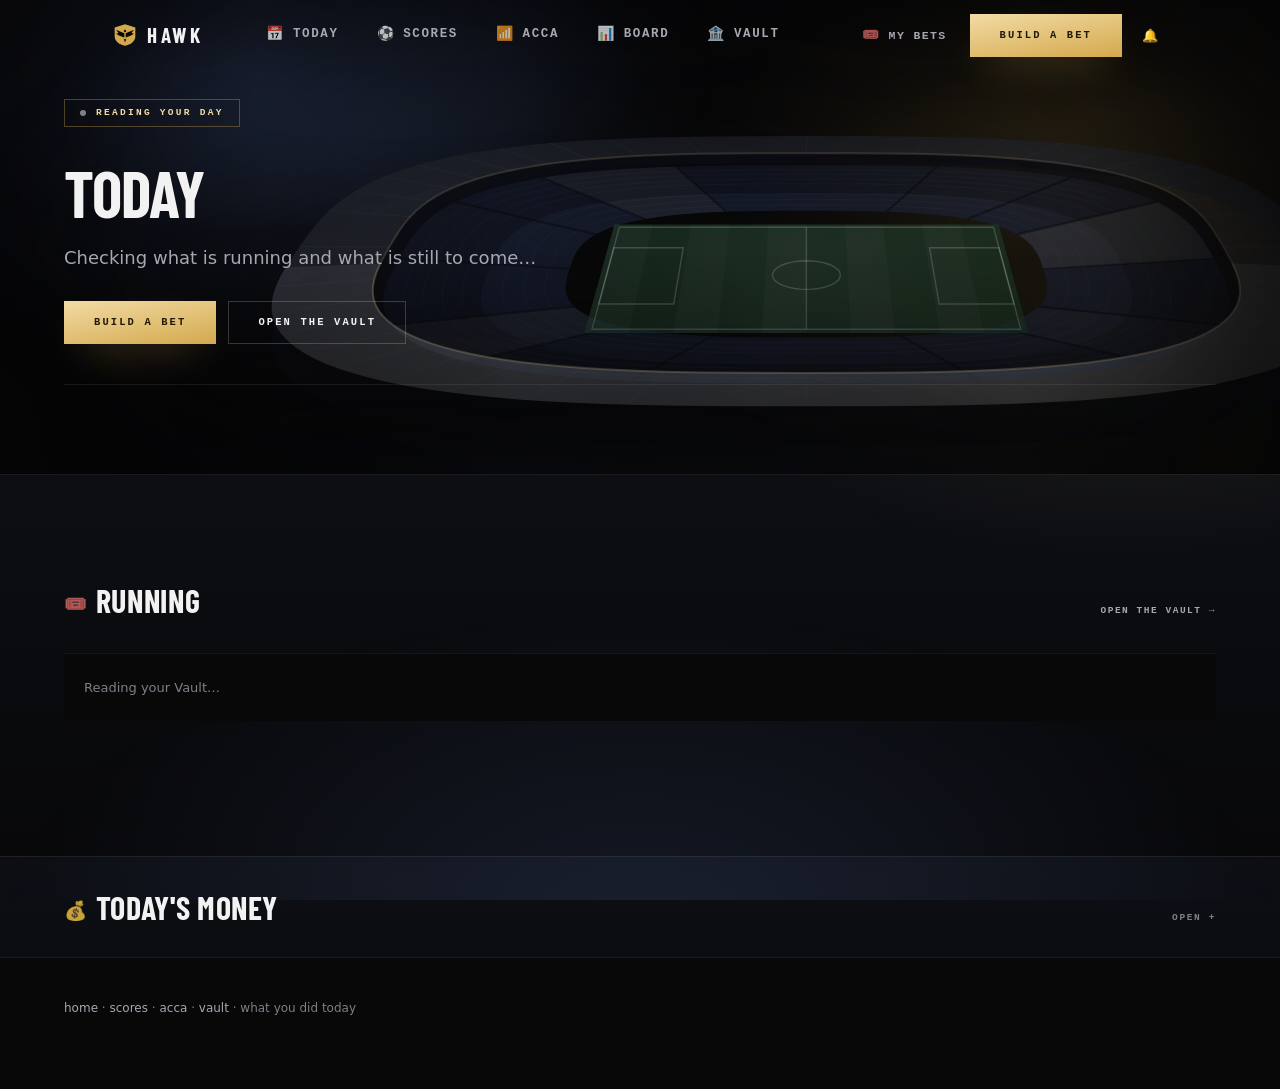
<file: today/index.html>
<!doctype html>
<html lang="en">
<head>
<meta charset="utf-8">
<meta name="viewport" content="width=device-width,initial-scale=1">
<title>Today · HAWK</title>
<meta name="description" content="What is running, what is at risk, and what is left to do.">
<link rel="icon" href="../assets/hawk-mark.svg">
<link rel="manifest" href="../manifest.webmanifest?v=6">
<meta name="theme-color" content="#080809">
<link rel="preconnect" href="https://fonts.googleapis.com">
<link rel="preconnect" href="https://fonts.gstatic.com" crossorigin>
<link rel="stylesheet" href="https://fonts.googleapis.com/css2?family=Barlow+Condensed:wght@600;700&display=swap">
<link rel="stylesheet" href="../assets/hawk.css">
</head>
<body>

<!-- ======================= the moment: your day, in one line ============ -->
<header class="hero">
  <canvas aria-hidden="true" data-bg="ground"></canvas>
  <div class="wrap">
    <div class="hsplit">
      <div>
        <span class="tag" id="tag"><span class="dot off"></span>Reading your day</span>
        <h1 class="moment mid" id="day">Today</h1>
        <p class="said" id="said">Checking what is running and what is still to come…</p>
        <div class="acts">
          <a class="btn gold" href="../scores/">Build a bet</a>
          <a class="btn ghost" href="../vault/">Open the Vault</a>
        </div>
      </div>

      <!-- the next thing that happens to you: the soonest kick-off you have a
           stake on, or, with nothing running, the next match of the day -->
      <a class="hlead" id="lead" href="#" style="text-decoration:none;color:inherit" hidden>
        <div class="top" id="leadTop"><span class="d"></span><span id="leadWhen"></span></div>
        <div class="fx2">
          <div class="side"><img id="lH" alt="" onerror="this.style.visibility='hidden'"><h3 id="lHN"></h3></div>
          <div><div class="sc" id="lSC"></div><div class="ck" id="lCK"></div></div>
          <div class="side"><img id="lA" alt="" onerror="this.style.visibility='hidden'"><h3 id="lAN"></h3></div>
        </div>
        <div class="foot2" id="lFoot"></div>
      </a>
    </div>

    <div class="hmoney" id="money" hidden></div>
  </div>
</header>

<!-- ======================= what you have running ======================== -->
<section class="calm">
  <div class="wrap">
    <div class="lede"><h3><span class="emj">🎟️</span>Running</h3><span class="n" id="runN"></span>
      <a href="../vault/">Open the Vault →</a></div>
    <div class="grid m3" id="run"><div class="tk wide"><div class="skel">Reading your Vault…</div></div></div>
    <p class="note" id="runNote"></p>
  </div>
</section>

<!-- "On today" was the whole card again, which is Scores' job and now Home's
     top five as well — three places listing the same fixtures. The elements
     stay in the page, empty and hidden, because the script still fills them
     and this page is about YOUR day, not the day. -->
<div id="card" hidden></div><span id="cardN" hidden></span>

<!-- ======================= the day's money ============================== -->
<details class="calm fold" data-fold="tMoney">
  <summary><div class="wrap"><div class="lede"><h3><span class="emj">💰</span>Today's money</h3>
    <span class="n" id="moneyN"></span><span class="mk-t"></span></div></div></summary>
  <div class="wrap">
    <!-- dayMoney, not money: the hero strip above already owns that id, and
         because it comes first in the DOM every lookup in this file found the
         hero instead and this block sat on "Reading…" permanently. -->
    <div class="grid m4 rec" id="dayMoney"><div class="wide"><div class="skel">Reading…</div></div></div>
    <p class="note">A day's plan is capped at a share of the bankroll, and every stake is
      quarter Kelly. <b>Settled today</b> counts bets that finished today, whenever they were placed.</p>
  </div>
</details>

<footer class="foot">
  <div class="wrap"><a href="../home/">home</a> · <a href="../scores/">scores</a> ·
    <a href="../acca/">acca</a> · <a href="../vault/">vault</a> ·
    what you did today</div>
</footer>

<script src="../builder/engine.js"></script>
<script src="../assets/hawk-bg.js"></script>
<script src="../assets/hawk-fold.js"></script>
<script src="../assets/hawk-alerts.js"></script>
<script src="../assets/hawk-table.js"></script>
<script src="../assets/hawk-nav.js"></script>
<script>
/* ===========================================================================
   Today — what is running, what is at risk, what is left.

   Deliberately NOT the scores page. The question this answers is "what is my
   day", and the expensive part of v1's Today — the day's picks — comes from a
   scan that sweeps every fixture and takes minutes. Running one on page load
   would be dishonest about the cost, so the scan has a button and this page
   shows only what is true instantly.
   =========================================================================== */
(() => {
  "use strict";
  const $ = (s) => document.querySelector(s);
  const esc = (s) => String(s == null ? "" : s)
    .replace(/&/g, "&amp;").replace(/</g, "&lt;").replace(/>/g, "&gt;").replace(/"/g, "&quot;");
  const pad = (n) => String(n).padStart(2, "0");
  const dayOf = (d) => `${d.getFullYear()}-${pad(d.getMonth() + 1)}-${pad(d.getDate())}`;
  const hhmm = (iso) => { const t = Date.parse(iso); return Number.isFinite(t)
    ? new Date(t).toLocaleTimeString(undefined, { hour: "2-digit", minute: "2-digit" }) : ""; };
  const money = (n) => `${n < 0 ? "−" : ""}€${Math.abs(+n || 0).toFixed(2)}`;
  const pct = (p) => (Number.isFinite(p) ? `${Math.round(100 * p)}%` : "—");
  const band = (g) => (g.status === 3 ? "live" : g.status === 4 ? "done" : "next");

  /* Six cards for a day with eighty matches on it, so which six is the whole
     question — the same one the home page answers, and with the same answer:
     in play first, then the big leagues, then kick-off. Ranked league by
     league in the engine's own order (Premier League, La Liga, Serie A,
     Bundesliga, Ligue 1, …) rather than by group, because inside the top five
     every group rank is equal and that is how the Allsvenskan ends up above
     Liverpool. A sort, not a filter: a day with no big football still fills. */
  const GROUPS = (window.HAWK && window.HAWK.LEAGUE_GROUPS) || [];
  const GROUP_RANK = (() => {
    const m = {};
    let i = 0;
    GROUPS.forEach((gr) => (gr.leagues || []).forEach((l) => (m[l] = i++)));
    return (league) => (league in m ? m[league] : i);
  })();
  const TOP5 = new Set(((GROUPS.find((g) => g.key === "top5") || {}).leagues) || []);

  // "match" pluralises to "matches", not "matchs"
  const plural = (n, w) => `${n} ${w}${n === 1 ? "" : /(ch|sh|s|x|z)$/.test(w) ? "es" : "s"}`;

  const S = { games: [], live: new Map(), timer: 0 };

  /* ---------------------------------------------------------- your bets -- */
  function vault() {
    try {
      const b = JSON.parse(localStorage.getItem("hawk_bets") || "[]");
      return Array.isArray(b) ? b : [];
    } catch { return []; }
  }
  function bankroll() {
    const b = parseFloat(localStorage.getItem("hawk_bankroll"));
    return Number.isFinite(b) ? b : null;
  }
  // Mirrors the Vault's betProfit, except a VOID bet is 0: the Vault charges it
  // a stake on one line and pays the stake back on another, and a bet that
  // never ran cost nothing.
  function profit(b) {
    if (b.status === "WON") return (+b.potentialReturn || 0) - (+b.stake || 0);
    if (b.status === "CASHED_OUT") return (+b.cashOutAmount || 0) - (+b.stake || 0);
    if (b.status === "PENDING" || b.status === "VOID") return 0;
    return -(+b.stake || 0);
  }
  // every 365Scores game id a bet touches
  const gamesOf = (b) => [...new Set((b.legs || [])
    .map((l) => l.hawk && l.hawk.game).filter(Boolean).map(String))];

  /* ------------------------------------------------------- today's card -- */
  async function loadCard() {
    try { S.games = (await window.HAWK.scores(dayOf(new Date()))) || []; }
    catch { S.games = []; }
    S.games = S.games.filter((g) => g && g.home && g.away);
  }

  function paintCard() {
    const g = S.games;
    if (!g.length) {
      $("#card").innerHTML = `<div class="m wide"><div class="skel">No matches in HAWK's competitions today.</div></div>`;
      $("#cardN").textContent = "";
      return;
    }
    const live = g.filter((x) => band(x) === "live").length;
    const next = g.filter((x) => band(x) === "next").length;
    const order = { live: 0, next: 1, done: 2 };
    const ko = (x) => Date.parse(x.kickoff || 0) || 0;
    const shown = g.slice().sort((a, b) => order[band(a)] - order[band(b)]
                                        || GROUP_RANK(a.league) - GROUP_RANK(b.league)
                                        || ko(a) - ko(b)).slice(0, 6);

    const big = g.filter((x) => TOP5.has(x.league)).length;
    $("#cardN").textContent = (live ? `${live} in play · ${next} to come` : plural(g.length, "match"))
      + (big && g.length > shown.length ? ` · ${big} in the top five` : "");

    $("#card").innerHTML = shown.map((x) => {
      const b = band(x), [sh, sa] = x.score || [];
      const have = Number.isFinite(sh) && Number.isFinite(sa);
      const mid = have ? `${sh}–${sa}` : (hhmm(x.kickoff) || "TBC");
      const sub = b === "live" ? (x.clock || "live") : b === "done" ? "full time" : "kick-off";
      const st = b === "live" ? "Live" : b === "done" ? "Full time" : "Upcoming";
      const href = `${b === "live" ? "../live/" : "../match/"}`
        + `?league=${encodeURIComponent(x.league || "")}&id=${encodeURIComponent(x.id)}`;
      return `<a class="m${b === "live" ? " live" : ""}" href="${href}">
        <div class="st"><span class="d"></span>${st}</div>
        <div class="c"><div class="teams">
          <div class="${have && sh < sa ? "lost" : ""}">${esc(x.home)}</div>
          <div class="${have && sa < sh ? "lost" : ""}">${esc(x.away)}</div></div>
          <div class="sc">${esc(mid)}<small>${esc(sub)}</small></div></div>
        <div class="lg">${esc(x.league || "")}</div></a>`;
    }).join("");
  }

  /* --------------------------------------------- the hero's right half
     The next thing that happens TO YOU: the soonest kick-off you have a
     stake on, in play or not. With nothing running it falls back to the
     next match of the day, because "nothing of yours" is still an answer
     and an empty box is not. */
  function paintLead(run) {
    const byId = new Map(S.games.map((g) => [String(g.id), g]));
    let g = null, mine = null;
    for (const r of (run && run.rows) || []) {
      const live = r.gs.find((x) => band(x) === "live");
      const soon = r.gs.slice().sort((a, b) => (Date.parse(a.kickoff || 0) || 0) - (Date.parse(b.kickoff || 0) || 0))[0];
      const pick = live || soon;
      if (pick && (!g || band(pick) === "live" || (Date.parse(pick.kickoff || 0) || 0) < (Date.parse(g.kickoff || 0) || 0))) {
        g = pick; mine = r.b;
        if (band(pick) === "live") break;
      }
    }
    if (!g) {
      // nothing of yours: the BIGGEST match in play, by the same league order
      // the card below uses — otherwise the hero leads with whatever the feed
      // happened to list first, which is how the Eredivisie ends up above the
      // Premier League
      const byRank = (a, b) => GROUP_RANK(a.league) - GROUP_RANK(b.league)
        || (Date.parse(a.kickoff || 0) || 0) - (Date.parse(b.kickoff || 0) || 0);
      g = S.games.filter((x) => band(x) === "live").sort(byRank)[0]
        || S.games.filter((x) => band(x) === "next").sort(byRank)[0] || null;
    }
    if (!g) { $("#lead").hidden = true; return; }

    const live = band(g) === "live";
    $("#lead").href = `${live ? "../live/" : "../match/"}`
      + `?league=${encodeURIComponent(g.league || "")}&id=${encodeURIComponent(g.id)}`;
    $("#leadTop").className = live ? "top" : "top q";
    $("#leadWhen").textContent = mine
      ? (live ? "Your bet is in play" : "Your next kick-off")
      : (live ? "Biggest match in play" : "Next up");
    $("#lH").src = g.homeCrest || ""; $("#lA").src = g.awayCrest || "";
    $("#lHN").textContent = g.home; $("#lAN").textContent = g.away;
    $("#lSC").textContent = live ? `${g.score[0]}–${g.score[1]}` : (hhmm(g.kickoff) || "TBC");
    $("#lCK").className = live ? "ck" : "ck q";
    $("#lCK").textContent = live ? (g.clock || "Live") : "kick-off";

    $("#lFoot").innerHTML =
      `<div><div class="k">Competition</div><div class="v">${esc(g.league || "—")}</div></div>`
      + (mine
        ? `<div><div class="k">Your stake</div><div class="v g">${money(+mine.stake || 0)}</div></div>`
          + `<div><div class="k">Returns</div><div class="v">${money(+mine.potentialReturn || 0)}</div></div>`
        : `<div><div class="k">Kick-off</div><div class="v">${esc(hhmm(g.kickoff) || "TBC")}</div></div>`
          + `<div><div class="k">Yours</div><div class="v">nothing on it</div></div>`);
    $("#lead").hidden = false;
  }

  /* Where you stand, across the foot of the hero — the same four figures in
     the same order on every page that shows them. */
  function moneyStrip() {
    const bets = vault();
    let bank = null;
    try { const b = parseFloat(localStorage.getItem("hawk_bankroll")); if (Number.isFinite(b)) bank = b; } catch { /* none */ }
    if (bank == null && !bets.length) { $("#money").hidden = true; return; }
    const pending = bets.filter((b) => b.status === "PENDING");
    const atRisk = pending.reduce((a, b) => a + (+b.stake || 0), 0);
    const settled = bets.filter((b) => b.status && b.status !== "PENDING");
    const net = settled.reduce((a, b) => a + profit(b), 0);
    const midnight = new Date(); midnight.setHours(0, 0, 0, 0);
    const todayBets = settled.filter((b) => Date.parse(b.settledAt || "") >= midnight.getTime());
    const todayPl = todayBets.reduce((a, b) => a + profit(b), 0);
    const cls = (n) => (n > 0 ? " up" : n < 0 ? " dn" : "");
    $("#money").innerHTML =
      `<div><div class="k">Bankroll</div><div class="v g">${bank == null ? "—" : money(bank)}</div>
        <div class="s">${plural(bets.length, "ticket")} logged</div></div>`
      + `<div><div class="k">At risk</div><div class="v${atRisk ? " live" : ""}">${money(atRisk)}</div>
        <div class="s">${pending.length ? plural(pending.length, "ticket") + " running" : "nothing running"}</div></div>`
      + `<div><div class="k">Today</div><div class="v${cls(todayPl)}">${
        todayBets.length ? `${todayPl > 0 ? "+" : ""}${money(todayPl)}` : "—"}</div>
        <div class="s">${todayBets.length ? plural(todayBets.length, "ticket") + " settled" : "nothing settled yet"}</div></div>`
      + `<div><div class="k">All time</div><div class="v${cls(net)}">${
        settled.length ? `${net > 0 ? "+" : ""}${money(net)}` : "—"}</div>
        <div class="s">${settled.length ? `across ${plural(settled.length, "ticket")}` : "nothing settled"}</div></div>`;
    $("#money").hidden = false;
  }

  /* ----------------------------------------------------------- running --
     Pending bets, ordered by how soon they matter: in play, then kicking off
     today, then everything else. A live chance is asked of the engine only for
     matches actually being played — anywhere else it would be the pre-match
     number wearing a live badge. */
  async function paintRunning() {
    const pending = vault().filter((b) => b && b.status === "PENDING");
    const byId = new Map(S.games.map((g) => [String(g.id), g]));

    if (!pending.length) {
      $("#run").innerHTML = `<div class="tk wide"><div class="skel">Nothing running. Everything you have
        placed is settled.</div></div>`;
      $("#runN").textContent = "";
      $("#runNote").innerHTML = `Bets you log in the builder appear here until they settle.`;
      return { pending: [], rows: [], atRisk: 0, liveN: 0, todayN: 0 };
    }

    const rows = pending.map((b) => {
      const ids = gamesOf(b);
      const gs = ids.map((i) => byId.get(i)).filter(Boolean);
      const live = gs.some((g) => band(g) === "live");
      const today = gs.length > 0;
      const soonest = gs.map((g) => Date.parse(g.kickoff || 0) || 0).filter(Boolean).sort()[0] || 0;
      return { b, ids, gs, live, today, soonest };
    });
    rows.sort((a, b) => (b.live - a.live) || (b.today - a.today) || (a.soonest - b.soonest));

    // live chances, one engine call per live match we actually have a bet on
    await Promise.all(rows.filter((r) => r.live).map(async (r) => {
      const g = r.gs.find((x) => band(x) === "live");
      const legs = (r.b.legs || []).filter((l) => l.hawk && String(l.hawk.game) === String(g.id))
        .flatMap((l) => l.hawk.legs || []);
      if (!legs.length) return;
      try { r.now = await window.HAWK.ticketLive(String(g.id), legs); } catch { /* left out */ }
      r.clock = g.clock || "live";
    }));

    const atRisk = pending.reduce((a, b) => a + (+b.stake || 0), 0);
    const liveN = rows.filter((r) => r.live).length;
    const todayN = rows.filter((r) => r.today).length;

    $("#runN").textContent = `${plural(pending.length, "ticket")} · ${money(atRisk)} at risk`;
    /* ALL of them. This was rows.slice(0, 6) while the line above it printed
       the true total, so ten tickets and thirty euros at risk came with six
       cards and nothing saying where the other four went. A cap on a list of
       matches is an editorial choice; a cap on the money you currently have
       on is a page that is wrong. They are sorted live-first, then today,
       then soonest, so the ones that can still move are at the top of it. */
    $("#run").innerHTML = rows.map((r) => {
      const b = r.b;
      const sel = (b.legs || []).map((l) => l.selection || "").filter(Boolean).join(" + ") || "—";
      const where = (b.legs || []).map((l) => l.fixture || "").filter(Boolean)[0] || "";
      const p = r.now && Number.isFinite(r.now.p) ? r.now.p : null;
      const when = r.live ? `Live · ${esc(r.clock || "")}`
        : r.today ? `Kicks off ${esc(hhmm((r.gs[0] || {}).kickoff) || "today")}`
        : "Later";
      const href = r.live && r.gs.length
        ? `../live/?league=${encodeURIComponent(r.gs[0].league || "")}&id=${encodeURIComponent(r.gs[0].id)}`
        : "../";
      return `<a class="tk${r.live ? " live" : ""}" href="${href}">
        <div class="top"><span class="s">${money(b.stake)} @ <b>${(+b.odds || 0).toFixed(2)}</b>
            → ${money(b.potentialReturn)}</span>
          <span class="p${p == null ? " q" : ""}">${p == null ? "—" : pct(p)}</span></div>
        <div class="sel">${esc(sel)}</div>
        <div class="where">${esc(where)}${b.legs && b.legs.length > 1 ? ` · ${plural(b.legs.length, "leg")}` : ""}</div>
        <div class="when"><span class="d"></span>${when}</div>
        ${p == null ? "" : `<div class="bar"><i style="width:${Math.max(2, Math.round(100 * p))}%"></i></div>`}</a>`;
    }).join("");

    $("#runNote").innerHTML = liveN
      ? `A chance is shown only for the ${plural(liveN, "ticket")} on a match being played — that is the
         only time the number is live rather than the pre-match one wearing a badge.`
      : `Chances appear here once a match kicks off.`;

    return { pending, rows, atRisk, liveN, todayN };
  }

  /* ------------------------------------------------------ today's money -- */
  function paintMoney(run) {
    const bets = vault();
    const today = dayOf(new Date());
    // settled today, whenever it was placed
    const settledToday = bets.filter((b) => b && b.settledAt
      && dayOf(new Date(b.settledAt)) === today && b.status !== "PENDING");
    const net = settledToday.reduce((a, b) => a + profit(b), 0);
    const staked = settledToday.reduce((a, b) => a + (+b.stake || 0), 0);
    const bank = bankroll();
    const cls = net > 0 ? " up" : net < 0 ? " dn" : "";

    $("#moneyN").textContent = settledToday.length
      ? `${plural(settledToday.length, "bet")} settled today` : "nothing settled yet today";
    $("#dayMoney").innerHTML = `
      <div><div class="n g">${bank == null ? "—" : money(bank)}</div><div class="k">Bankroll</div>
        <div class="s">what the Vault has now</div></div>
      <div><div class="n">${money(run.atRisk)}</div><div class="k">At risk</div>
        <div class="s">${run.pending.length ? plural(run.pending.length, "ticket") + " running" : "nothing running"}</div></div>
      <div><div class="n${cls}">${net > 0 ? "+" : ""}${money(net)}</div><div class="k">Settled today</div>
        <div class="s">${settledToday.length ? `on ${money(staked)} staked` : "no results yet"}</div></div>
      <div><div class="n">${run.liveN}</div><div class="k">In play now</div>
        <div class="s">${run.liveN ? "of your tickets" : "none of your tickets"}</div></div>`;
  }

  /* ---------------------------------------------------------- the moment */
  function paintMoment(run) {
    const d = new Date();
    const hour = d.getHours();
    const greet = hour < 12 ? "Good morning" : hour < 18 ? "Good afternoon" : "Good evening";
    $("#day").innerHTML = `${esc(d.toLocaleDateString(undefined, { weekday: "long" }))}<span class="q">${
      esc(d.toLocaleDateString(undefined, { day: "numeric", month: "long" }))}</span>`;

    const liveMatches = S.games.filter((g) => band(g) === "live").length;
    const next = S.games.filter((g) => band(g) === "next")
      .sort((a, b) => (Date.parse(a.kickoff || 0) || 0) - (Date.parse(b.kickoff || 0) || 0))[0];

    const tag = $("#tag");
    tag.innerHTML = run.liveN
      ? `<span class="dot"></span>${plural(run.liveN, "ticket")} in play`
      : liveMatches ? `<span class="dot"></span>${liveMatches} matches in play`
      : `<span class="dot q"></span>${greet}`;

    // One sentence, in the order you would want to hear it: what is live,
    // then what is at stake, then what is next.
    const bits = [];
    if (run.liveN) bits.push(`<b class="live">${plural(run.liveN, "ticket")}</b> of yours ${run.liveN === 1 ? "is" : "are"} in play`);
    else if (liveMatches) bits.push(`<b>${liveMatches}</b> matches in play, none of them yours`);
    if (run.pending.length) bits.push(`<b>${money(run.atRisk)}</b> at risk across ${plural(run.pending.length, "ticket")}`);
    if (next) bits.push(`next up ${esc(next.home)} v ${esc(next.away)} at <b>${esc(hhmm(next.kickoff))}</b>`);
    if (!bits.length) bits.push(S.games.length
      ? `<b>${plural(S.games.length, "match")}</b> on the card and nothing of yours running`
      : `nothing on in HAWK's competitions`);

    const s = bits.join(" · ");
    $("#said").innerHTML = s.charAt(0).toUpperCase() + s.slice(1) + ".";
  }

  /* --------------------------------------------------------------- boot - */
  async function run() {
    await loadCard();
    paintCard();
    const r = await paintRunning();
    paintMoney(r);
    paintMoment(r);
    paintLead(r);
    moneyStrip();
    // only worth repeating while something is actually moving
    clearTimeout(S.timer);
    if (S.games.some((g) => band(g) === "live")) S.timer = setTimeout(run, 60000);
  }

  if (window.HAWK && window.HAWK.scores) {
    run();
  } else {
    $("#tag").innerHTML = `<span class="dot off"></span>HAWK`;
    $("#said").textContent = "The model didn't load, so today's card can't be read.";
    $("#card").innerHTML = `<div class="m wide"><div class="skel">Unavailable.</div></div>`;
    paintMoney({ pending: vault().filter((b) => b.status === "PENDING"), atRisk: 0, liveN: 0, todayN: 0 });
  }
})();
</script>
</body>
</html>
</file>
<file: assets/hawk.css>
/* ===========================================================================
   HAWK — the shared sheet for the new pages.

   One rule runs through all of it, learned after three redesigns that all
   failed the same way: a page needs CONTRAST OF INTENSITY, not more effect.
   One loud moment, then quiet. Every earlier attempt lit every panel, ruled
   every row and glowed every figure, which reads flat however much light is
   poured on it.

   So: `.hero` is allowed to shout. `.calm` is not, and is deliberately
   quieter than the old site rather than louder.

   The old pages (index.html, builder/) keep their own styles. Nothing here
   reaches them.
   =========================================================================== */
:root{
  --ink:#080809;            /* fighterready.com sits at rgb(8,8,8); so do we */
  --raise:#13141c;          /* a panel has to read as an object, not a hole */
  --text:#f2f2f2;
  /* Measured, not chosen. --faint at #55555f ran 2.72:1 on --ink and 2.42:1
     on the receipt's paper, against a 4.5:1 floor for body text, and it is
     the site's second most-used text colour: 188 uses in this sheet, 184 of
     them `color:`. Lifting the ground made it marginally worse, because a
     lighter background closes on a mid-grey rather than opening away from it.
     #7f7f89 is the smallest lift on the same hue that clears 4.5 on EVERY
     surface here (5.05 / 4.83 / 4.63 / 4.50). --muted has to move with it or
     the two collapse into one step; at #a7a7b1 the gap is 40 levels instead
     of 54 and the three-step hierarchy survives. */
  --muted:#a7a7b1;
  --faint:#7f7f89;
  --rule:rgba(242,242,242,.08);
  --rule-2:rgba(242,242,242,.16);
  /* The line a competition's name sits on. It has been asked for since the
     board was written -- `.lg-h` has said `1px solid var(--rule-gold)` all
     along -- and never defined anywhere, so the token did not resolve, the
     whole declaration was dropped, and border-bottom-style computed to
     `none`: measured 0px on the live sheet. Every heading on Scores has been
     floating. At .26 it is a hairline that separates one competition from the
     next and is the same colour as the crest beside it; it repeats twenty
     times down a Saturday, which is why it is not stronger. */
  --rule-gold:rgba(212,169,78,.26);
  --navy:#6b8fe0;
  --navy-hi:#a8c0f3;
  --gold:#d4a94e;
  --gold-hi:#f2dba4;
  --up:#4fd486;
  --down:#ff6b7f;
  --live:#e5384f;
  --disp:"Barlow Condensed","Segoe UI Semibold",system-ui,sans-serif;
  --sans:system-ui,-apple-system,"Segoe UI",Roboto,sans-serif;
  --mono:ui-monospace,SFMono-Regular,Menlo,Consolas,monospace;
  /* Film timing. UI's 150-250ms reads as clicked; this reads as shot. */
  --film:cubic-bezier(.16,1,.3,1);
  --gut:clamp(20px,5vw,64px);
  --max:1180px;
}
*{box-sizing:border-box}
html{-webkit-text-size-adjust:100%}
body{margin:0;background:var(--ink);color:var(--text);
  font:400 15px/1.7 var(--sans);-webkit-font-smoothing:antialiased;overflow-x:hidden}
/* ------------------------------------------------------------- the room
   Below the hero the page was flat #080809 for its whole length, so every
   section after the first read as the same dead sheet and the only thing
   giving the site depth was a canvas you had already scrolled past.

   This is LIGHT, not a surface. The rule the rebuild runs on is that the
   surfaces stay black and navy only ever arrives as something falling on
   them — paint a panel navy and it becomes a different theme, lay a navy
   glow across the black and it stays the same room, lit. So: two large
   pools, one cool and one gold, at alphas low enough that a screenshot of
   a card still reads as black.

   FIXED, not scrolled: it is the light in the room rather than a pattern
   on the page, so it stays put while the content moves through it — and
   one layer lights a Vault whatever length it grows to. It sits at -1,
   behind everything in the normal flow, and any panel with a background
   of its own simply covers it, which is what gives them their edge. */
/* TURNED UP. The pools were right in kind and far too weak in degree: at
   .10 over #080809 the hottest point of the main one computes to #12161f,
   a lift of ten levels, and it is gone by 68% of the radius. The page was
   therefore #080809 almost everywhere, which is what "too much black" was.
   Same three pools, same places, roughly double the light. Still light and
   not paint -- the hottest point is #1c242f, nowhere near a navy panel. */
body::before{content:"";position:fixed;inset:0;z-index:-1;pointer-events:none;
  background:
    radial-gradient(62% 48% at 14% 8%,rgba(107,143,224,.20),transparent 68%),
    radial-gradient(54% 44% at 88% 34%,rgba(212,169,78,.11),transparent 66%),
    radial-gradient(72% 52% at 50% 104%,rgba(107,143,224,.14),transparent 70%)}
a{color:inherit}
img{display:block;max-width:100%}
.wrap{width:100%;max-width:var(--max);margin:0 auto}
.tn{font-variant-numeric:tabular-nums}

/* ---------------------------------------------------------------- motion -- */
@keyframes rise{from{opacity:0;transform:translate3d(0,30px,0)}to{opacity:1;transform:none}}
@keyframes inL{from{opacity:0;transform:translate3d(-44px,0,0)}to{opacity:1;transform:none}}
@keyframes inR{from{opacity:0;transform:translate3d(44px,0,0)}to{opacity:1;transform:none}}
@keyframes pop{from{opacity:0;transform:scale(.86)}to{opacity:1;transform:none}}
@keyframes grow{from{transform:scaleX(0)}to{transform:scaleX(1)}}
@keyframes ping{0%{box-shadow:0 0 0 0 rgba(229,56,79,.55)}
  70%{box-shadow:0 0 0 10px rgba(229,56,79,0)}100%{box-shadow:0 0 0 0 rgba(229,56,79,0)}}

/* ================================= NAV ==================================
   Furniture, so it is quiet. Transparent over the hero — a solid bar across
   the top of a full-bleed moment cuts the moment in half — and it gains a
   background only once you have scrolled past it.
   ======================================================================== */
.nav{position:fixed;inset:0 0 auto;z-index:80;transition:background .5s var(--film),
  box-shadow .5s var(--film),backdrop-filter .5s var(--film)}
.nav.lit{background:rgba(8,8,9,.86);backdrop-filter:blur(16px);-webkit-backdrop-filter:blur(16px);
  box-shadow:0 1px 0 rgba(242,242,242,.08)}
.nav .in{max-width:var(--max);margin:0 auto;padding:14px var(--gut);
  display:flex;align-items:center;gap:clamp(12px,2.4vw,30px)}
.nav .mark{display:flex;align-items:center;gap:11px;text-decoration:none;flex:none;
  font-family:var(--disp);font-weight:700;font-size:21px;letter-spacing:.17em;text-transform:uppercase}
/* the crest: the shield takes the accent, the hawk is knocked out of it in the
   page's own black, so the mark is two colours and neither is imported */
.nav .mark .crest{width:22px;height:22px;flex:none;display:block;
  transition:transform .5s var(--film),filter .5s var(--film)}
.nav .mark .crest .sh{fill:var(--gold)}
.nav .mark .crest .bd{fill:var(--ink)}
.nav .mark:hover .crest{transform:translateY(-2px);
  filter:drop-shadow(0 6px 14px rgba(212,169,78,.45))}
.nav .mark:hover .crest .sh{fill:var(--gold-hi)}
/* Bigger, and each one carries its own mark. A row of five identical
   letterspaced words is read by position rather than by name; an icon in
   front of each is the thing you actually aim at. */
.nav .links{display:flex;gap:clamp(6px,1.4vw,16px);margin-left:clamp(8px,2vw,22px);min-width:0}
.nav .links a{display:inline-flex;align-items:center;gap:8px;text-decoration:none;
  color:var(--muted);white-space:nowrap;
  font:700 12.5px/1 var(--mono);letter-spacing:.13em;text-transform:uppercase;
  padding:10px 11px;border-bottom:2px solid transparent;
  transition:color .35s var(--film),background .35s var(--film)}
.nav .links a i{font-style:normal;font-size:14px;line-height:1;opacity:.72;
  filter:saturate(.85);transition:opacity .35s var(--film),transform .35s var(--film)}
.nav .links a:hover{color:var(--text);background:rgba(242,242,242,.04)}
.nav .links a:hover i{opacity:1;transform:translateY(-1px)}
.nav .links a[aria-current]{color:var(--gold-hi);border-bottom-color:var(--gold)}
.nav .links a[aria-current] i{opacity:1}
@media (max-width:980px){
  .nav .links a{font-size:11px;letter-spacing:.1em;padding:9px 7px;gap:6px}
  .nav .links a i{font-size:13px}
}
.nav .right{position:relative;margin-left:auto;display:flex;align-items:center;gap:12px;flex:none}
/* ---------------------------------------------------------- the bets drawer
   v1 opened My bets BESIDE the page rather than navigating to it, because you
   check what is running while reading a match — and a page jump loses the
   slip you were halfway through building. */
.bdrawer{position:fixed;top:0;right:0;bottom:0;width:min(400px,100vw);z-index:420;
  background:var(--raise);box-shadow:-1px 0 0 var(--rule-2),0 0 90px -20px #000;
  transform:translate3d(100%,0,0);transition:transform .5s var(--film);
  display:flex;flex-direction:column;overscroll-behavior:contain}
.bdrawer.on{transform:none}
.bdrawer .dhd{display:flex;align-items:center;gap:12px;padding:18px 20px;
  border-bottom:1px solid var(--rule)}
.bdrawer .dhd h4{margin:0;font-family:var(--disp);font-weight:700;text-transform:uppercase;
  font-size:19px;line-height:1;letter-spacing:.03em}
.bdrawer .dhd .x{margin-left:auto;width:30px;height:30px;border:0;background:none;cursor:pointer;
  color:var(--faint);font:400 14px/1 var(--sans);transition:color .3s var(--film)}
.bdrawer .dhd .x:hover{color:var(--text)}
.bdrawer .dsum{display:grid;grid-template-columns:repeat(3,1fr);gap:1px;background:var(--rule)}
.bdrawer .dsum > div{background:var(--raise);padding:12px 10px;text-align:center}
.bdrawer .dsum .k{display:block;font:700 8px/1 var(--mono);letter-spacing:.13em;
  text-transform:uppercase;color:var(--faint)}
.bdrawer .dsum .v{display:block;margin-top:6px;font-family:var(--disp);font-weight:700;
  font-size:19px;line-height:1;font-variant-numeric:tabular-nums}
.bdrawer .dsum .v.g{color:var(--gold-hi)}
.bdrawer .dlist{flex:1;overflow-y:auto;overscroll-behavior:contain;padding:14px}
.bdrawer .dlist::-webkit-scrollbar{width:6px}
.bdrawer .dlist::-webkit-scrollbar-thumb{background:rgba(242,242,242,.14)}
.bdrawer .dbet{display:block;text-decoration:none;color:inherit;padding:13px 14px;margin-bottom:9px;
  background:var(--ink);box-shadow:inset 0 0 0 1px var(--rule);
  transition:box-shadow .3s var(--film)}
.bdrawer .dbet:hover{box-shadow:inset 0 0 0 1px var(--rule-2)}
.bdrawer .dbet .t{display:flex;align-items:baseline;gap:11px}
.bdrawer .dbet .nm{flex:1;min-width:0;font-size:13px;line-height:1.35}
.bdrawer .dbet .od{font:700 12px/1 var(--mono);color:var(--gold-hi);font-variant-numeric:tabular-nums}
.bdrawer .dbet .dl{list-style:none;margin:10px 0 0;padding:0;display:grid;gap:4px}
.bdrawer .dbet .dl li{display:grid;grid-template-columns:13px minmax(0,1fr);gap:8px;
  font:400 11px/1.5 var(--mono);color:var(--muted)}
.bdrawer .dbet .dl i{font-style:normal;text-align:center}
.bdrawer .dbet .dl i.w{color:var(--up)}
.bdrawer .dbet .dl i.l{color:var(--down)}
.bdrawer .dbet .dl i.o{color:var(--faint)}
.bdrawer .dbet .f{display:flex;justify-content:space-between;gap:12px;margin-top:11px;
  padding-top:9px;border-top:1px solid var(--rule);font:400 11px/1 var(--mono);color:var(--faint)}
.bdrawer .dbet .f b{color:var(--gold-hi);font-weight:400}
.bdrawer .dnone{margin:0;padding:26px 4px;font-size:12.5px;line-height:1.8;color:var(--faint)}
.bdrawer .dft{padding:14px 20px;border-top:1px solid var(--rule)}
.bdrawer .dft .btn{width:100%;justify-content:center}
/* the alerts stack where the drawer now is, so they step aside for it */
body.drawn .alerts{transform:translate3d(-400px,0,0);transition:transform .5s var(--film)}
@media (max-width:620px){ body.drawn .alerts{transform:none} }

/* My bets: quiet with nothing on, lit with its count the moment there is */
.nav .mine{display:inline-flex;align-items:center;gap:8px;text-decoration:none;
  appearance:none;border:0;background:none;cursor:pointer;
  color:var(--muted);font:700 11.5px/1 var(--mono);letter-spacing:.12em;text-transform:uppercase;
  padding:9px 11px;box-shadow:inset 0 0 0 1px transparent;
  transition:color .35s var(--film),box-shadow .35s var(--film)}
.nav .mine:hover{color:var(--gold-hi)}
.nav .mine.on{color:var(--gold-hi);box-shadow:inset 0 0 0 1px var(--gold)}
.nav .mine i.ic{font-style:normal;font-size:14px;line-height:1;opacity:.75;filter:saturate(.85)}
.nav .mine.on i.ic{opacity:1}
.nav .mine i.ct{display:grid;place-items:center;min-width:17px;height:17px;padding:0 4px;
  font:700 9.5px/1 var(--mono);font-style:normal;background:var(--gold);color:var(--ink)}
.nav .mine .tx{font-weight:inherit}
@media (max-width:760px){ .nav .mine{letter-spacing:.1em;padding:7px 8px} }
/* On a phone the bar held the crest, My bets, v1, the bell and Build a bet,
   and the five page links are already hidden by then — it still ran ~100px
   past the right edge and cut the gold button in half. The count is the part
   of My bets worth keeping (it is the one number you want without looking
   for it); the word is not, and v1 is a utility link that can wait until
   there is room for it. */
@media (max-width:620px){
  .nav .mine .tx{display:none}
  .nav .old{display:none}
  /* and the last 14px, which were three 12px gaps between four things */
  .nav .right{gap:6px}
}
.nav .old{text-decoration:none;color:var(--faint);
  font:700 9px/1 var(--mono);letter-spacing:.15em;text-transform:uppercase;
  transition:color .35s var(--film)}
.nav .old:hover{color:var(--gold-hi)}
/* The rule that used to be here — .hero{padding-top:clamp(104px,13vh,160px)},
   under a comment saying the hero starts below the fixed bar — had never once
   applied. `.hero{padding:…}` in THE MOMENT below is a shorthand at the same
   specificity and comes later, so it won every time: the hero has always used
   that 89px. The real offset now lives beside that shorthand, where it can
   actually beat it. Dead code that reads as load-bearing is worse than none. */
/* On a phone the five links take a row of their own under the mark.
   They used to be display:none here, and NOTHING replaced them — no menu, no
   tabs — so Today, Scores, Acca, Board and Vault could only be reached from a
   footer link or by typing the address. The bar looked fine, which is why it
   survived the rebuild: it read as a tidy phone header rather than as a site
   you cannot get around.

   A second row costs about 40px of every page, permanently, and that is the
   whole argument against it. The argument for it won: nothing is hidden,
   nothing has to be discovered, and no page is more than one tap away.

   space-between, not a gap: five items spread across 375px put the outer two
   under the thumbs that reach them and need no measuring to stay centred. */
/* 1139, NOT 760. The second row was written for phones and the bar needed it
   from far higher up: measured, the one-row bar only fits at 1140px and over.
   Below that `.nav .links` carries `min-width:0`, so the links BOX shrinks
   while the links themselves are `white-space:nowrap` and cannot -- they
   overflow their own box, and `.right` is placed by `margin-left:auto` from
   the shrunken box, so the two groups are laid on top of each other:

       1140px+  clean          1010px   74px of overlap
       1100px   1px            780px   164px -- Board and Vault printed
                                        straight through My bets

   That is every page of the site across a 380px band of ordinary laptop
   widths. The fix is the row that already existed, started where it is
   actually needed. min-width:0 is left alone on purpose: once the links have
   a row to themselves there is nothing for them to collide with, and taking
   it away would trade an overlap for a page that scrolls sideways. */
@media (max-width:1139px){
  .nav .in{flex-wrap:wrap;row-gap:0;padding-top:11px;padding-bottom:0}
  .nav .links{display:flex;order:3;width:100%;margin:0;
    border-top:1px solid var(--rule);padding:1px 0 2px}
}
/* and on a phone they are squeezed out to the thumbs that reach them. This
   half stays at 760: spreading five links across a 1,100px bar would park
   them a hand's width apart for no reason. */
@media (max-width:760px){
  .nav .links{gap:2px;justify-content:space-between}
  .nav .links a{font-size:10px;letter-spacing:.06em;padding:9px 2px;gap:5px}
  .nav .links a i{font-size:13px}
}
/* A second row only helps if the FIRST one stops wrapping. The mark plus My
   bets, Build a bet and the bell came to 320px against the 320px a 360px
   phone has — the commonest Android width there is, landing exactly on the
   line — so the bar went to three rows and 126px. Build a bet is the wide
   one at 147px; at 92px the row fits with 50px spare and the bar is 91px
   again. The button is still the biggest thing in the bar, which is right. */
@media (max-width:430px){
  .nav .in{gap:8px}
  .nav .btn-sm{padding:10px 12px;font-size:9.5px;letter-spacing:.1em}
  .nav .mine{padding:7px 6px}
}
/* Below ~360px the five links overflowed by 18px and Board and Vault fell off
   the end — the same unreachable-page bug, just narrower. Four pixels off
   each one is all it takes: 235px of links in 280px of room at 320px. */
@media (max-width:380px){
  .nav .links a{font-size:9px;letter-spacing:.03em;padding:9px 0;gap:4px}
  .nav .links a i{font-size:12px}
}

/* ============================== THE MOMENT ==============================
   The only loud thing on a page. Everything else gets out of its way.
   ======================================================================== */
.hero{position:relative;display:grid;align-content:center;overflow:hidden;isolation:isolate;
  padding:clamp(72px,11vh,130px) var(--gut) clamp(46px,7vh,84px)}
/* Clearing the fixed bar on a phone — and it has to be HERE, after the
   shorthand above, or it loses to it (see the note up by the nav).
   --navh is the bar's measured height, set by hawk-nav.js, because the bar
   wraps: two rows at 375px, and on a narrow one the top row can wrap too. No
   fixed number survives that, which is why the old one was 24px of clearance
   at 65px and would have been none at 126px. The fallback is the common case,
   so the headline lands right even in the frame before the script runs.

   1139, matching the nav. This used to stop at 760 because that was where the
   bar stopped being one row -- above it the hero fell back to its own
   clamp(72px,11vh,130px), which is fine against a 71px bar and NOT fine
   against the 93px one the second row now makes. Measured before this line
   was written: at 1010x800 the hero sat 5px UNDER the bar, and at 1010x680,
   where 11vh is only 75px, 18px under it. Fallback 93, because that is the
   tallest the bar now gets. */
@media (max-width:1139px){
  .hero{padding-top:calc(var(--navh,93px) + 28px)}
}
.hero.tall{min-height:min(92vh,880px)}
/* the canvas carries the depth: drawn, not gradients faking it. The
   gradients below are a finished picture on their own, so if it never runs
   nothing is missing. */
.hero canvas{position:absolute;inset:0;z-index:-2;width:100%;height:100%;display:block;
  opacity:0;transition:opacity 1.6s var(--film)}
.hero canvas.on{opacity:1}
.hero::before{content:"";position:absolute;inset:-10%;z-index:-3;
  background:
    radial-gradient(42% 46% at 24% 20%,rgba(107,143,224,.3),transparent 64%),
    radial-gradient(38% 44% at 80% 28%,rgba(212,169,78,.17),transparent 64%),
    radial-gradient(70% 38% at 50% 106%,rgba(107,143,224,.12),transparent 72%)}
.hero::after{content:"";position:absolute;inset:0;z-index:-1;pointer-events:none;
  box-shadow:inset 0 0 200px 70px rgba(4,4,6,.9)}

/* ------------------------------------------------- the hero, split
   The moment kept its height by holding a column of air to the right of it.
   It carries the thing you opened HAWK for instead: on Home that is the
   biggest match in play, elsewhere whatever that page is about. Under both
   columns, across the full width, is where you actually stand.

   Nothing shrank to make room — the headline is the same size and the hero
   is shorter than it was, because the width was doing nothing. */
.hsplit{display:grid;grid-template-columns:minmax(0,1.15fr) minmax(0,.85fr);
  gap:clamp(24px,4.4vw,64px);align-items:center}
/* The moment is sized for the full width of the page. In half of it the same
   clamp runs to three lines and the hero gets TALLER than the one it
   replaced, which is the opposite of the point. Sized for the column it is
   actually in. */
.hsplit .moment,.hsplit .moment.mid{font-size:clamp(34px,5vw,68px)}
.hsplit .said{margin-top:clamp(16px,2vw,22px)}
.hsplit .acts{margin-top:clamp(20px,2.6vw,28px)}
@media (max-width:900px){
  .hsplit{grid-template-columns:1fr;gap:clamp(26px,5vw,40px)}
  .hsplit .moment,.hsplit .moment.mid{font-size:clamp(40px,8.4vw,86px)}
}

.hlead{padding:clamp(20px,2.4vw,28px);background:rgba(14,15,19,.56);
  backdrop-filter:blur(8px);-webkit-backdrop-filter:blur(8px);
  box-shadow:inset 0 0 0 1px var(--rule-2);
  animation:rise 1.1s .75s var(--film) both}
.hlead .top{display:flex;align-items:center;gap:9px;
  font:700 9px/1 var(--mono);letter-spacing:.2em;text-transform:uppercase;color:var(--muted)}
.hlead .top .d{width:6px;height:6px;border-radius:50%;background:var(--live);
  animation:ping 2.8s ease-out infinite}
.hlead .top.q{color:var(--gold-hi)}
.hlead .top.q .d{background:var(--gold);animation:none}
.hlead .fx2{display:grid;grid-template-columns:1fr auto 1fr;align-items:center;
  gap:clamp(8px,1.8vw,18px);margin-top:20px}
.hlead .side{text-align:center;min-width:0}
.hlead .side img{width:clamp(38px,4vw,54px);height:clamp(38px,4vw,54px);object-fit:contain;
  margin:0 auto 11px;display:block}
.hlead .side h3{margin:0;font-family:var(--disp);font-weight:700;text-transform:uppercase;
  font-size:clamp(13px,1.6vw,19px);line-height:1.1;letter-spacing:.02em;
  overflow:hidden;text-overflow:ellipsis;white-space:nowrap}
.hlead .sc{text-align:center;font-family:var(--disp);font-weight:700;
  font-size:clamp(30px,4.2vw,52px);line-height:1;font-variant-numeric:tabular-nums;white-space:nowrap}
.hlead .ck{margin-top:7px;text-align:center;font:700 9px/1 var(--mono);letter-spacing:.17em;
  text-transform:uppercase;color:var(--live)}
.hlead .ck.q{color:var(--faint)}
.hlead .b3h{display:flex;height:9px;gap:2px;margin-top:24px}
.hlead .b3h i{display:block;height:100%;min-width:3px}
.hlead .b3h .h{background:var(--gold)}
.hlead .b3h .d{background:#3a3a46}
.hlead .b3h .a{background:var(--navy)}
.hlead .b3hk{display:flex;justify-content:space-between;gap:10px;margin-top:11px;
  font:700 8.5px/1 var(--mono);letter-spacing:.13em;text-transform:uppercase;color:var(--faint)}
.hlead .b3hk b{font-weight:700;overflow:hidden;text-overflow:ellipsis;white-space:nowrap}
.hlead .b3hk b:first-child{color:var(--gold-hi)}
.hlead .b3hk b:last-child{color:var(--navy-hi);text-align:right}
/* the shape of a day, inside the card: one row per band, each a bar against
   the biggest band, so eighty matches become a silhouette you read in one
   look rather than a number you have to hold in your head */
.dayshape{margin-top:20px}
.dayshape .row{display:grid;grid-template-columns:86px minmax(0,1fr) 34px;gap:12px;
  align-items:center;padding:9px 0}
.dayshape .row .k{font:700 8.5px/1 var(--mono);letter-spacing:.15em;text-transform:uppercase;
  color:var(--faint)}
.dayshape .row .t{height:7px;background:rgba(242,242,242,.07);position:relative}
.dayshape .row .t i{position:absolute;inset:0 auto 0 0;background:var(--muted)}
.dayshape .row .n{text-align:right;font:400 12px/1 var(--mono);font-variant-numeric:tabular-nums;
  color:var(--muted)}
.dayshape .row.live .k,.dayshape .row.live .n{color:var(--live)}
.dayshape .row.live .t i{background:var(--live)}
.dayshape .row.soon .k,.dayshape .row.soon .n{color:var(--gold-hi)}
.dayshape .row.soon .t i{background:var(--gold)}
.dayshape .row.done .t i{background:#3a3a46}

/* the legs of a ticket, inside the card */
.hlead .hlegs{margin:20px 0 0;padding:0;list-style:none}
.hlead .hlegs li{display:grid;grid-template-columns:16px minmax(0,1fr) 44px;gap:10px;
  align-items:center;padding:9px 0;border-top:1px solid var(--rule);
  font-size:12.5px;line-height:1.4}
.hlead .hlegs li .i{font:700 9px/1 var(--mono);color:var(--faint)}
.hlead .hlegs li span{overflow:hidden;text-overflow:ellipsis;white-space:nowrap}
.hlead .hlegs li b{text-align:right;font:400 11px/1 var(--mono);font-weight:400;
  font-variant-numeric:tabular-nums;color:var(--muted)}

.hlead .foot2{display:flex;gap:clamp(14px,2.4vw,26px);flex-wrap:wrap;margin-top:22px;
  padding-top:18px;border-top:1px solid var(--rule)}
.hlead .foot2 div .k{font:700 8px/1 var(--mono);letter-spacing:.17em;text-transform:uppercase;color:var(--faint)}
.hlead .foot2 div .v{margin-top:8px;font:400 13.5px/1 var(--mono);font-variant-numeric:tabular-nums}
.hlead .foot2 div .v.g{color:var(--gold-hi)}

/* where you stand, across the foot of the hero */
.hmoney{display:flex;gap:clamp(20px,4vw,52px);flex-wrap:wrap;
  margin-top:clamp(26px,3.6vw,40px);padding-top:clamp(20px,2.6vw,26px);
  border-top:1px solid var(--rule);animation:rise 1s 1.25s var(--film) both}
.hmoney div .k{font:700 8.5px/1 var(--mono);letter-spacing:.18em;text-transform:uppercase;color:var(--faint)}
.hmoney div .v{margin-top:10px;font-family:var(--disp);font-weight:700;
  font-size:clamp(21px,2.5vw,30px);line-height:1;font-variant-numeric:tabular-nums}
.hmoney div .v.g{color:var(--gold-hi)}
.hmoney div .v.up{color:var(--up)}
.hmoney div .v.dn{color:var(--down)}
.hmoney div .v.live{color:var(--live)}
.hmoney div .s{margin-top:8px;font:400 10px/1 var(--mono);color:var(--faint)}

.tag{display:inline-flex;align-items:center;gap:10px;padding:8px 15px;
  border:1px solid rgba(212,169,78,.35);
  font:700 9.5px/1 var(--mono);letter-spacing:.24em;text-transform:uppercase;color:var(--gold-hi);
  animation:rise .9s .1s var(--film) both}
.tag .dot{width:6px;height:6px;border-radius:50%;background:var(--live);
  animation:ping 2.8s ease-out infinite}
.tag .dot.q{background:var(--gold);animation:none}
.tag .dot.off{background:var(--faint);animation:none}

/* 120px+ is the point. fighterready runs its h1 at 123.5 and that single
   fact is most of why it has a moment and the earlier attempts did not. */
.moment{margin:clamp(22px,3.4vw,38px) 0 0;
  font-family:var(--disp);font-weight:700;text-transform:uppercase;
  font-size:clamp(54px,11.5vw,146px);line-height:.86;letter-spacing:-.015em;
  animation:rise 1.2s .25s var(--film) both}
.moment.mid{font-size:clamp(44px,8.4vw,104px)}
.moment .q{display:block;color:transparent;
  background:linear-gradient(176deg,#fff 10%,#f2dba4 54%,#b1862f 100%);
  -webkit-background-clip:text;background-clip:text;
  filter:drop-shadow(0 0 60px rgba(212,169,78,.4))}
/* one sentence under the moment, in plain words */
.said{margin:clamp(22px,3vw,34px) 0 0;max-width:46ch;font-size:clamp(15px,1.5vw,18px);
  line-height:1.75;color:var(--muted);animation:rise 1s .45s var(--film) both}
.said b{color:var(--text);font-weight:600}
.said b.up{color:var(--up)}.said b.dn{color:var(--down)}
.said b.live{color:var(--live)}

.acts{display:flex;gap:12px;flex-wrap:wrap;margin-top:clamp(30px,4.4vw,48px);
  animation:rise 1s 1.1s var(--film) both}
.btn{display:inline-flex;align-items:center;justify-content:center;padding:16px 30px;
  border:0;cursor:pointer;text-decoration:none;position:relative;overflow:hidden;
  font:700 10.5px/1 var(--mono);letter-spacing:.2em;text-transform:uppercase;
  transition:transform .5s var(--film),box-shadow .5s var(--film),color .4s var(--film)}
.btn.gold{background:linear-gradient(170deg,var(--gold-hi),var(--gold));color:#231a06;
  box-shadow:0 16px 40px -18px rgba(212,169,78,.9)}
.btn.ghost{background:transparent;color:var(--text);box-shadow:inset 0 0 0 1px rgba(242,242,242,.2)}
.btn:hover{transform:translateY(-3px)}
.btn.gold:hover{box-shadow:0 26px 54px -20px rgba(212,169,78,1)}
.btn.ghost:hover{box-shadow:inset 0 0 0 1px var(--gold-hi);color:var(--gold-hi)}
.btn.gold::after{content:"";position:absolute;top:0;bottom:0;width:38%;
  background:linear-gradient(100deg,transparent,rgba(255,255,255,.55),transparent);
  transform:translateX(-210%) skewX(-18deg);transition:transform .9s var(--film)}
.btn.gold:hover::after{transform:translateX(330%) skewX(-18deg)}
.btn.sm{padding:12px 20px;font-size:9.5px}

/* the fixture, when one leads the page */
.fx{display:grid;grid-template-columns:1fr auto 1fr;align-items:center;gap:clamp(14px,3vw,38px);
  margin-top:clamp(32px,5vw,56px);text-align:center}
.fx .side{min-width:0}
.fx .side.h{animation:inL 1.1s .55s var(--film) both}
.fx .side.a{animation:inR 1.1s .55s var(--film) both}
.fx .crest{width:clamp(52px,6.4vw,80px);aspect-ratio:1;margin:0 auto 14px;border-radius:50%;
  object-fit:contain;background:#14151a;
  box-shadow:0 0 0 1px rgba(255,255,255,.14),0 18px 40px -14px #000,0 0 54px -14px rgba(255,255,255,.3);
  transition:transform .8s var(--film)}
.fx .side:hover .crest{transform:translateY(-6px) scale(1.04)}
.fx .side h2{margin:0;font-family:var(--disp);font-weight:700;text-transform:uppercase;
  font-size:clamp(15px,2.2vw,26px);line-height:1.1;letter-spacing:.02em}
.fx .side .m{margin-top:9px;font:700 9px/1 var(--mono);letter-spacing:.2em;
  text-transform:uppercase;color:var(--faint)}
.fx .mid{animation:pop 1.2s .95s var(--film) both}
.fx .mid .t{font-family:var(--disp);font-weight:700;font-size:clamp(30px,5.2vw,64px);line-height:1;
  font-variant-numeric:tabular-nums;color:var(--gold-hi);
  filter:drop-shadow(0 0 34px rgba(212,169,78,.45))}
.fx .mid .k{margin-top:11px;font:700 9px/1 var(--mono);letter-spacing:.2em;
  text-transform:uppercase;color:var(--muted)}

/* ================================ QUIET =================================
   Calmer than the old site, not louder. Space instead of borders, no glow
   on data, hairlines sparingly, one accent at a time.
   ======================================================================== */
/* .calm had NO background at all, so below the hero a page was bare ink for
   its whole length and the only thing lighting it was one fixed layer you
   had already scrolled past the bright part of. A Vault is four thousand
   pixels tall; a card of forty matches is longer.

   So each section catches its own light at its top edge and falls away over
   420px. It repeats down the page, which is the point -- the room stays lit
   however far you scroll -- and it is still light falling on black rather
   than a panel painted navy, which is the rule the sheet runs on. */
.calm{padding:clamp(56px,8.5vw,112px) var(--gut);border-top:1px solid var(--rule);
  background:linear-gradient(180deg,rgba(107,143,224,.055),rgba(107,143,224,0) 420px)}
.lede{display:flex;align-items:baseline;gap:16px;flex-wrap:wrap;margin-bottom:clamp(24px,3.6vw,38px)}
.lede h3{margin:0;font-family:var(--disp);font-weight:700;text-transform:uppercase;
  font-size:clamp(22px,2.8vw,32px);line-height:1;letter-spacing:.02em}
/* An emoji on a heading is drawn in full colour at the font's own size,
   which next to Barlow Condensed caps makes it the loudest thing in the
   row. Wrapped rather than left as a bare character, because ::first-letter
   would have shrunk the first letter of every heading that has no emoji. */
.emj{display:inline-block;margin-right:.44em;font-size:.58em;opacity:.8;
  vertical-align:.16em;filter:saturate(.85)}
.lede .n{font:700 9px/1 var(--mono);letter-spacing:.2em;text-transform:uppercase;color:var(--faint)}
.lede a{margin-left:auto;text-decoration:none;color:var(--muted);
  font:700 9.5px/1 var(--mono);letter-spacing:.16em;text-transform:uppercase;
  transition:color .4s var(--film)}
.lede a:hover{color:var(--gold-hi)}

/* ------------------------------------------------------------- folding --
   A match page carries eight sections and most visits want two of them, so
   each one folds and remembers whether you left it open. The summary keeps
   the heading and its hint, and the marker is a word rather than a chevron:
   on a page with no other furniture, a stray triangle reads as decoration. */
/* a shut fold is a line, not a section: it keeps the rule above it and loses
   most of the breathing room, or six shut folds become six screens of air */
.fold:not([open]){padding-block:clamp(22px,3vw,34px)}
.fold > summary{list-style:none;cursor:pointer}
.fold > summary::-webkit-details-marker{display:none}
.fold > summary .lede{margin-bottom:0}
.fold[open] > summary .lede{margin-bottom:clamp(24px,3.6vw,38px)}
.fold > summary .mk-t{margin-left:auto;flex:none;
  font:700 9.5px/1 var(--mono);letter-spacing:.17em;text-transform:uppercase;color:var(--faint);
  transition:color .4s var(--film)}
.fold > summary .mk-t::after{content:"Open +"}
.fold[open] > summary .mk-t::after{content:"Hide −"}
.fold > summary:hover .mk-t,.fold[open] > summary .mk-t{color:var(--gold-hi)}
.fold > summary:hover h3{color:var(--gold-hi)}
.fold > summary h3{transition:color .4s var(--film)}
/* a fold that has a link of its own keeps it out of the summary's click area */
.fold > summary .lede a{margin-left:0}
/* V1's "common selections": one tap puts a leg on the ticket. Two figures on
   every chip because they answer different questions — what Bet365 pays, and
   what HAWK thinks it is worth. Green outline only when the first beats the
   second, which on most nights is none of them. */
.achips{display:grid;grid-template-columns:repeat(auto-fill,minmax(236px,1fr));gap:9px}
.achip{display:flex;align-items:center;justify-content:space-between;gap:14px;
  appearance:none;border:0;cursor:pointer;text-align:left;padding:12px 15px;
  background:var(--raise);color:var(--text);font:inherit;
  box-shadow:inset 0 0 0 1px var(--rule);
  transition:box-shadow .3s var(--film),background .3s var(--film)}
.achip:hover{box-shadow:inset 0 0 0 1px var(--rule-2)}
.achip .l{font-size:13px;line-height:1.4;min-width:0}
.achip .r{flex:none;text-align:right;font:400 13px/1 var(--mono);
  font-variant-numeric:tabular-nums;color:var(--gold-hi)}
.achip .r small{display:block;margin-top:6px;font-size:9.5px;color:var(--faint);letter-spacing:.04em}
.achip.val{box-shadow:inset 0 0 0 1px rgba(79,212,134,.5)}
.achip.val .r{color:var(--up)}

/* THE BUILDER IN THE RAIL — v1's own treatment, blue button and all.
   The blue is the one colour in HAWK that is not gold. It is here on
   purpose: it belongs to the one control that DOES something rather than
   describing something, and Lewzu picked it off v1 on 25 Oct.
   The rail is 340px, so the settings stack instead of sitting in a row —
   which is what v1 does at the same width. */
.rbuild{background:var(--raise);padding:clamp(14px,1.8vw,18px);margin-bottom:16px;
  box-shadow:inset 0 0 0 1px var(--rule-2)}
/* v1's build button: blue, rounded, and the only one on the site.
   DEEPENED, so its ⚡ can keep its own colour. The bolt is orange and the
   button was pale lavender — complementary, which is the one pairing that
   cannot sit quietly, and on a 304px rail it was the first thing your eye
   went to instead of the words. Darkening the ground does what greying the
   emoji would have done, without taking the colour out of a mark Lewzu put
   there to be seen. Still obviously the blue button, still the only one. */
.rbuild .btn.wide{display:flex;width:100%;align-items:center;justify-content:center;gap:9px;
  margin-bottom:10px;border:0;border-radius:12px;cursor:pointer;padding:15px;
  background:linear-gradient(180deg,#3d4d94,#2b3a78);color:#eef2ff;
  font:800 13.5px/1 var(--sans);letter-spacing:.02em;text-transform:none;
  box-shadow:inset 0 0 0 1px rgba(157,176,238,.45)}
.rbuild .btn.wide:hover{background:linear-gradient(180deg,#48599f,#33427f);
  box-shadow:inset 0 0 0 1px rgba(157,176,238,.75)}
.rbuild .btn.wide::before{content:"⚡"}
/* the settings bar under it, and the fold it opens.
   The .lede inside a summary carries the section-heading margin — 28px of it
   — which on a 304px rail turned a one-line bar into a 60px box with a hole
   under the words. A heading needs air before its section; a bar does not. */
.rbuild .fold > summary{border-radius:11px;padding:10px 12px;
  box-shadow:inset 0 0 0 1px rgba(141,162,232,.4)}
/* By id, and that is deliberate. Two class-based rules below already say the
   lede inside this summary has no bottom margin, both of them more specific
   than the .lede that was winning, and neither took — so rather than add a
   fourth guess the id ends the argument. It is the only Build settings fold
   on the site. Without it the bar is a 60px box holding 12px of words, with
   a visible band of nothing under them. */
#abFold > summary > .lede{margin:0}
/* The air under the open bar goes on what FOLLOWS it, not inside it. Putting
   it back on the lede worked, but a margin on a child of the summary grows
   the summary's own box — so the bar swelled again and the gap appeared on
   the wrong side of the border. The caption needs daylight between itself and
   the box, which is the box's outside. */
#abSet > .aim{margin-top:16px}
.rbuild .fold > summary:hover{box-shadow:inset 0 0 0 1px rgba(141,162,232,.7)}
.rbuild .fold .lede h3{font:700 10.5px/1 var(--sans);letter-spacing:.1em;
  text-transform:uppercase;color:var(--navy-hi)}
.rbuild .fold > summary .mk-t{color:var(--navy-hi)}
.rbuild .fold > summary .mk-t::after{content:"OPEN"}
.rbuild .fold[open] > summary .mk-t::after{content:"CLOSE"}
.rbuild .fold .lede .n{display:none}
/* boxed settings, v1's rounded fields with a tiny label above the value */
.rbuild .set{gap:9px}
.rbuild .set label{margin-bottom:0}
.rbuild .set select,.rbuild .set input[type=number]{border-radius:11px;background:none;
  box-shadow:inset 0 0 0 1px var(--rule-2);padding:9px 11px;font-size:13px}
.rbuild .set .hint{display:none}
.rbuild .set .chk{padding-top:0}
/* the two rule cards at the foot, with their switches */
.rbuild .sw{gap:8px;margin-top:10px}
.rbuild .sw button{border-radius:11px;padding:10px 11px;min-width:0;width:100%;
  box-shadow:inset 0 0 0 1px var(--rule-2)}
.rbuild .sw button b{font:600 11.5px/1.3 var(--sans);letter-spacing:0;
  text-transform:none;color:var(--navy-hi)}
.rbuild .sw button span{margin-top:4px;font-size:10px;line-height:1.45}
.rbuild .sw button[aria-pressed="true"]{box-shadow:inset 0 0 0 1px rgba(141,162,232,.6)}
.rbuild .sw button[aria-pressed="true"] b{color:#c3cdf7}
/* the preset prices as pills */
.rbuild .opts button,.rbuild .aim{border-radius:999px}
.rbuild .fold.bare{border-bottom:0;padding-bottom:0}
.rbuild .fold > summary .lede{margin-bottom:0}
.rbuild .fold[open] > summary .lede{margin-bottom:clamp(14px,1.8vw,20px)}
.rbuild .lede h3{font-size:clamp(14px,1.4vw,16px)}
.rbuild .set{grid-template-columns:1fr;gap:16px}
.rbuild .sw button{min-width:0;width:100%}
/* the grid already sizes them; the old flex basis forced two per row */
.rbuild .opts{gap:6px}
.rbuild .note{font-size:11.5px}
.rbuild .built li{grid-template-columns:18px minmax(0,1fr);row-gap:4px}
.rbuild .built li b{grid-column:2;text-align:left}
@media (max-width:920px){
  .rbuild .set{grid-template-columns:repeat(auto-fit,minmax(170px,1fr))}
}

/* A fold that lives INSIDE a column rather than being a band across the
   page: no section padding of its own, and a rule under it to separate it
   from the markets below. */
.fold.bare{padding:0;border-top:0;border-bottom:1px solid var(--rule);
  padding-bottom:clamp(24px,3vw,36px)}
.fold.bare > summary .lede{margin-bottom:0}
.fold.bare[open] > summary .lede{margin-bottom:clamp(20px,2.6vw,30px)}
.two .selh{margin-top:clamp(30px,3.6vw,46px)}

/* A fold inside a fold. Five reference blocks were five full bands across
   the page and five screens of air before you reached anything; nested they
   are five lines under one heading. */
.subs{padding-top:4px}
.sub.fold{border-top:1px solid var(--rule);padding:0}
.sub.fold:not([open]){padding-block:clamp(15px,2vw,22px)}
.sub.fold[open]{padding-block:clamp(15px,2vw,22px) clamp(30px,4.4vw,58px)}
.sub.fold > summary .lede{margin-bottom:0}
.sub.fold[open] > summary .lede{margin-bottom:clamp(18px,2.4vw,26px)}
.sub.fold .lede h3{font-size:clamp(16px,1.7vw,20px)}
.sub.fold > summary .mk-t{font-size:8.5px}

/* what auto-settle did, in a line */
.note.as{margin:-14px 0 20px;color:var(--muted)}
.note.as b{color:var(--gold-hi);font-weight:600}
.lede .tbtn{margin-left:auto;align-self:center}
/* the bankroll's own history: what it was, what it became, and why */
.bklog{display:grid;gap:1px;background:var(--rule)}
.bklog .r{display:grid;grid-template-columns:minmax(0,1fr) 92px 112px;gap:14px;align-items:center;
  background:var(--ink);padding:12px 13px;font-size:13px}
.bklog .r .w b{display:block;font:400 13px/1.4 var(--mono);color:var(--text)}
.bklog .r .w i{display:block;margin-top:4px;font:400 11px/1.5 var(--sans);
  font-style:normal;color:var(--faint)}
.bklog .r .d{text-align:right;font:400 12.5px/1 var(--mono);
  font-variant-numeric:tabular-nums;color:var(--muted)}
.bklog .r .d.up{color:var(--up)}
.bklog .r .d.dn{color:var(--down)}
.bklog .r time{text-align:right;font:400 10.5px/1 var(--mono);color:var(--faint)}
@media (max-width:620px){
  .bklog .r{grid-template-columns:minmax(0,1fr) auto}
  .bklog .r time{grid-column:1/-1;text-align:left}
}
/* Edit / Reuse: quieter than Won / Lost, because they are not the job */
.rcpt .act.minor{margin-top:8px}
.rcpt .act.minor button{color:var(--faint);box-shadow:inset 0 0 0 1px var(--rule)}
.rcpt .act.minor button:hover{color:var(--gold-hi);box-shadow:inset 0 0 0 1px var(--gold)}
.rcpt .act input{width:88px;background:var(--ink);border:0;color:var(--text);
  box-shadow:inset 0 0 0 1px var(--rule-2);padding:6px 8px;
  font:400 11.5px/1 var(--mono);font-variant-numeric:tabular-nums}
/* the QR, big enough to scan at arm's length */
.qrbox{text-align:center}
.qrbox img{display:inline-block;background:#fff;padding:10px;image-rendering:pixelated}

/* ------------------------------------------------------- the meta strip
   What is true about the fixture and what you can do about it, on one line
   under the hero. The referee carries a gold edge because his cards a game
   multiplies every cards line — the rest is context and is drawn as such. */
/* It sits in the HERO, under the win bar, because these are facts about the
   fixture rather than a section of the page. A rule above it only: it is the
   last thing in the hero and a line under it would fence off the page. */
.meta{display:flex;align-items:center;gap:8px;flex-wrap:wrap;
  margin-top:clamp(20px,2.6vw,30px);padding-top:clamp(16px,2vw,22px);
  border-top:1px solid var(--rule);
  animation:rise .9s .5s var(--film) both}
.meta .bit{display:inline-flex;align-items:center;gap:7px;padding:7px 11px;
  font:400 11px/1 var(--mono);color:var(--muted);box-shadow:inset 0 0 0 1px var(--rule)}
.meta .bit i{font-style:normal;opacity:.85}
.meta .bit b{color:var(--text);font-weight:400}
.meta .bit.q{color:var(--faint)}
.meta .bit.warn{color:var(--gold-hi);box-shadow:inset 0 0 0 1px rgba(212,169,78,.35)}
.meta .sp{flex:1}
/* the bell and the table button move in here, so they take the row's shape */
.meta button.bit,.meta .fol,.meta .tbtn{appearance:none;border:0;background:none;cursor:pointer;
  height:auto;width:auto;padding:7px 11px;font:400 11px/1 var(--mono);letter-spacing:0;
  text-transform:none;color:var(--muted);box-shadow:inset 0 0 0 1px var(--rule);
  transition:color .3s var(--film),box-shadow .3s var(--film)}
.meta button.bit:hover,.meta .fol:hover,.meta .tbtn:hover{
  color:var(--gold-hi);box-shadow:inset 0 0 0 1px var(--gold)}
.meta .fol.on{color:var(--gold-hi);box-shadow:inset 0 0 0 1px var(--gold)}
@media (max-width:620px){ .meta .sp{display:none} }

/* The four expected numbers, out rather than folded: the bar says who wins,
   these say what the game looks like. */
.two > main > #numWrap{margin-bottom:clamp(18px,2.4vw,28px)}

/* Correct score inside the left column: the grid it used expected a full
   page width, and a fixed aside in a column that is already narrow leaves
   it nowhere to go. Two columns only once there is room for two. */
.csplit{display:grid;grid-template-columns:1fr;gap:clamp(20px,2.6vw,32px);align-items:start}
@media (min-width:1240px){.csplit{grid-template-columns:minmax(0,1fr) 250px}}
.skel{color:var(--faint);font:400 13px/1.8 var(--sans)}
.note{margin:clamp(18px,2.4vw,26px) 0 0;max-width:70ch;font-size:12.5px;line-height:1.8;color:var(--faint)}
.note b{color:var(--muted)}

/* a grid whose cells are separated by hairlines, so there are no boxes to
   look at.

   The lines are drawn BY the cells, not by a lighter backdrop showing through
   the gaps. Eight cards in a three-column grid leave a ninth cell empty, and
   with the backdrop technique that empty cell was a solid rule-coloured
   rectangle sitting there looking like a card that had failed to load. A
   1px spread shadow on each cell meets its neighbour's in the gap and draws
   the same continuous line, and a cell that does not exist draws nothing. */
.grid{display:grid;gap:1px;background:var(--ink)}
.grid.m3{grid-template-columns:repeat(auto-fill,minmax(250px,1fr))}
.grid.m4{grid-template-columns:repeat(auto-fit,minmax(160px,1fr))}
.grid.w4{grid-template-columns:repeat(auto-fit,minmax(230px,1fr))}
.grid > *{background:var(--ink);box-shadow:0 0 0 1px var(--rule)}
/* clip the outermost line so the block does not sit in a full box */
.grid{clip-path:inset(0)}
.grid > .wide{grid-column:1/-1}

/* a match, quietly.
   This is a bare class in a flat namespace, so its padding belongs to every
   element on the site that calls itself m. It reached the loss half of the
   Vault's competition bar and the board's calibration bar — 5px-tall absolute
   rectangles that took 22px of padding and became 44px slabs running into the
   rows above and below. Those two now say neg, not m. Nothing else may. */
.m{display:block;padding:22px 20px;text-decoration:none;color:inherit;
  transition:background .45s var(--film)}
.m:hover{background:var(--raise)}
.m .st{display:flex;align-items:center;gap:8px;
  font:700 9px/1 var(--mono);letter-spacing:.18em;text-transform:uppercase;color:var(--faint)}
.m .st .d{width:5px;height:5px;border-radius:50%;background:var(--faint)}
.m.live .st{color:var(--live)}
.m.live .st .d{background:var(--live);animation:ping 2.8s ease-out infinite}
.m .c{margin-top:16px;display:grid;grid-template-columns:1fr auto;gap:12px;align-items:center}
.m .teams{min-width:0}
.m .teams div{font-size:14.5px;line-height:1.5;overflow:hidden;text-overflow:ellipsis;white-space:nowrap}
.m .teams div.lost{color:var(--muted)}
.m .sc{text-align:right;font-family:var(--disp);font-weight:700;font-size:26px;line-height:1.15;
  font-variant-numeric:tabular-nums;white-space:nowrap}
.m .sc small{display:block;margin-top:4px;font:400 10px/1 var(--mono);letter-spacing:.1em;color:var(--faint)}
.m .lg{margin-top:16px;font:400 10px/1 var(--mono);letter-spacing:.08em;color:var(--faint);
  overflow:hidden;text-overflow:ellipsis;white-space:nowrap}

/* four quiet figures */
/* Four across, not "as many as fit". The Vault's record is EIGHT tiles now
   that the W-L-P line and the streak are back, and auto-fit put seven on a
   wide screen and left the eighth alone on a row of its own looking like a
   rendering fault. Four gives two full rows at any width that takes them. */
.grid.m4.rec{grid-template-columns:repeat(4,minmax(0,1fr))}
@media (max-width:900px){ .grid.m4.rec{grid-template-columns:repeat(2,minmax(0,1fr))} }
@media (max-width:460px){ .grid.m4.rec{grid-template-columns:1fr} }
.rec > div{padding:26px 22px}
.rec .n{font-family:var(--disp);font-weight:700;font-size:clamp(30px,3.6vw,44px);line-height:1;
  font-variant-numeric:tabular-nums}
.rec .n.up{color:var(--up)}.rec .n.dn{color:var(--down)}.rec .n.g{color:var(--gold-hi)}
.rec .k{margin-top:14px;font:700 9px/1 var(--mono);letter-spacing:.2em;
  text-transform:uppercase;color:var(--faint)}
.rec .s{margin-top:10px;font-size:12px;color:var(--muted)}

/* ways in */
.ways a{padding:28px 24px 32px;text-decoration:none;color:inherit;
  transition:background .45s var(--film)}
.ways a:hover{background:var(--raise)}
.ways .i{font:700 9px/1 var(--mono);letter-spacing:.2em;color:var(--faint)}
.ways h4{margin:16px 0 10px;font-family:var(--disp);font-weight:700;text-transform:uppercase;
  font-size:24px;line-height:1;letter-spacing:.02em;transition:color .4s var(--film)}
.ways p{margin:0;font-size:13px;line-height:1.75;color:var(--muted)}
.ways a:hover h4{color:var(--gold-hi)}

/* ------------------------------------------------------------- a ticket --
   A bet you have running. Used on Today; the live chance only appears when
   the match is actually being played, because that is the only time it is
   real rather than the pre-match number wearing a live badge. */
.tk{padding:22px 20px;display:block;text-decoration:none;color:inherit;
  transition:background .45s var(--film)}
.tk:hover{background:var(--raise)}
.tk .top{display:flex;align-items:baseline;gap:12px;flex-wrap:wrap}
.tk .top .s{font:400 12px/1.5 var(--mono);font-variant-numeric:tabular-nums;color:var(--muted)}
.tk .top .s b{color:var(--text)}
.tk .top .p{margin-left:auto;font-family:var(--disp);font-weight:700;font-size:30px;line-height:1;
  font-variant-numeric:tabular-nums;color:var(--gold-hi)}
.tk .top .p.q{color:var(--faint)}
.tk .sel{margin-top:14px;font-size:14px;line-height:1.6}
.tk .where{margin-top:9px;font:400 10.5px/1.5 var(--mono);letter-spacing:.06em;color:var(--faint)}
.tk .when{display:inline-flex;align-items:center;gap:7px;margin-top:14px;
  font:700 9px/1 var(--mono);letter-spacing:.17em;text-transform:uppercase;color:var(--faint)}
.tk .when .d{width:5px;height:5px;border-radius:50%;background:var(--faint)}
.tk.live .when{color:var(--live)}
.tk.live .when .d{background:var(--live);animation:ping 2.8s ease-out infinite}
/* the chance bar under a running ticket — it grows, because a bar drawn at
   its final width states a number and a bar that fills tells you something */
.tk .bar{margin-top:14px;height:3px;background:rgba(242,242,242,.07);overflow:hidden}
.tk .bar i{display:block;height:100%;transform-origin:left;
  background:linear-gradient(90deg,var(--gold),var(--gold-hi));
  animation:grow 1.2s .3s var(--film) both}

/* ============================ THE MATCH PAGE ============================
   The fixture is the loud moment; everything under it is deliberately quiet.
   No boxes round the markets, no glow on a price, no rule on every row —
   space does the separating, and the only bright thing below the fold is the
   slip's own price, which is the one number you came down here for.
   ======================================================================== */
.two{display:grid;grid-template-columns:minmax(0,1fr) 340px;gap:clamp(24px,3vw,44px);
  align-items:start}
/* 26px put it UNDER the nav, which is fixed, 71px tall and sits at z-index 80
   — so the slip stuck itself behind the bar and the right-hand side read as
   empty. It has to clear the bar, not hide behind it. */
.two .rail{position:sticky;top:88px}
@media (max-width:920px){
  .two{grid-template-columns:1fr}
  .two .rail{position:static}
}

/* the category filter: text, not buttons. A row of filled pills over a quiet
   page is six small loud things competing with each other. */
.cats{display:flex;gap:clamp(12px,2vw,24px);flex-wrap:wrap;align-items:baseline;
  padding-bottom:18px;border-bottom:1px solid var(--rule)}
.cats button{appearance:none;border:0;background:none;cursor:pointer;padding:0;
  font:700 10px/1.6 var(--mono);letter-spacing:.16em;text-transform:uppercase;color:var(--faint);
  transition:color .4s var(--film)}
.cats button:hover{color:var(--muted)}
.cats button[aria-pressed="true"]{color:var(--gold-hi)}
.cats button i{font-style:normal;opacity:.55;margin-left:6px}

/* a market: a quiet disclosure, no border, no chevron furniture */
.mk{border-bottom:1px solid var(--rule)}
.mk > summary{list-style:none;cursor:pointer;display:flex;align-items:baseline;gap:14px;
  padding:20px 2px;transition:color .4s var(--film)}
.mk > summary::-webkit-details-marker{display:none}
.mk > summary h4{margin:0;font-family:var(--disp);font-weight:700;text-transform:uppercase;
  font-size:19px;line-height:1;letter-spacing:.02em}
.mk > summary .n{font:400 10.5px/1 var(--mono);letter-spacing:.08em;color:var(--faint)}
.mk > summary .v{margin-left:auto;font:700 9px/1 var(--mono);letter-spacing:.16em;
  text-transform:uppercase;color:var(--gold-hi)}
.mk > summary:hover h4{color:var(--gold-hi)}
.mk[open] > summary h4{color:var(--gold-hi)}
.mk .legs{padding-bottom:14px}

/* a leg. Space instead of rules; the only colour is the price when it is
   worth something, and the tick when you have taken it. */
.leg,.legh{display:grid;grid-template-columns:minmax(0,1fr) 56px 56px 62px 30px;
  gap:14px;align-items:center}
.legh{padding:0 2px 10px}
.legh span{text-align:right;font:700 8.5px/1 var(--mono);letter-spacing:.14em;
  text-transform:uppercase;color:var(--faint)}
.legh span:first-child{text-align:left}
.leg{width:100%;padding:13px 2px;border:0;background:none;color:inherit;font:inherit;
  text-align:left;cursor:pointer;appearance:none;
  transition:background .4s var(--film),padding .4s var(--film)}
.leg:hover{background:var(--raise);padding-left:10px;padding-right:10px}
.leg .nm{font-size:14px;line-height:1.45;min-width:0}
.leg .nm i{display:block;margin-top:4px;font-style:normal;
  font:400 10px/1.4 var(--mono);letter-spacing:.06em;color:var(--faint)}
.leg .v{text-align:right;font:400 12.5px/1 var(--mono);font-variant-numeric:tabular-nums;color:var(--muted)}
.leg .v.p{color:var(--text)}
.leg .v.b{color:var(--text)}
.leg .v.b.val{color:var(--gold-hi)}
.leg .add{justify-self:end;width:24px;height:24px;display:grid;place-items:center;
  font:400 14px/1 var(--mono);color:var(--faint);
  box-shadow:inset 0 0 0 1px var(--rule-2);transition:all .4s var(--film)}
.leg:hover .add{color:var(--gold-hi);box-shadow:inset 0 0 0 1px var(--gold)}
.leg.on{background:var(--raise);padding-left:10px;padding-right:10px;
  box-shadow:inset 2px 0 0 var(--gold)}
.leg.on .nm{color:var(--text)}
.leg.on .add{color:#231a06;background:var(--gold);box-shadow:none}

/* --------------------------------------------------- a player's own record
   HAWK has no Bet365 price for a player prop, so its price there is an
   estimate. That makes the player's own record the only hard evidence on the
   row, and a prop offered without it is a number with nothing behind it.

   The chip is the short version — hit in 4 of his last 5 — and it opens the
   long one. Green at 70%+, amber 40–69%, red below, because a 20% hit rate
   behind a 60% chance is the single most useful thing on the line. */
.hr{display:inline-flex;align-items:center;gap:6px;margin-left:9px;padding:3px 7px;
  font:400 9.5px/1.3 var(--mono);letter-spacing:.04em;vertical-align:middle;
  box-shadow:inset 0 0 0 1px currentColor;opacity:.85;
  transition:opacity .3s var(--film)}
.hr.g{color:var(--up)}
.hr.a{color:var(--gold)}
.hr.r{color:var(--down)}
.leg:hover .hr{opacity:1}
.hr.low{color:var(--faint)}

/* the card itself — a sheet over the page, because it is a digression from
   the list and has to be dismissible without losing your place in it */
.pcard{position:fixed;inset:0;z-index:500;display:grid;place-items:center;
  padding:clamp(12px,3vw,40px);background:rgba(4,4,6,.78);
  backdrop-filter:blur(7px);-webkit-backdrop-filter:blur(7px);
  animation:pcIn .35s var(--film) both}
@keyframes pcIn{from{opacity:0}}
.pcard .in{width:min(680px,100%);max-height:100%;overflow-y:auto;overscroll-behavior:contain;
  background:var(--raise);box-shadow:inset 0 0 0 1px var(--rule-2),0 40px 90px -30px #000;
  padding:clamp(20px,3vw,32px);animation:pcUp .5s var(--film) both}
@keyframes pcUp{from{opacity:0;transform:translateY(16px)}}
.pcard .hd{display:flex;align-items:center;gap:16px}
.pcard .hd img{width:52px;height:52px;object-fit:cover;flex:none;
  background:var(--ink);box-shadow:inset 0 0 0 1px var(--rule-2)}
.pcard .hd h3{margin:0;font-family:var(--disp);font-weight:700;text-transform:uppercase;
  font-size:clamp(21px,2.8vw,28px);line-height:1;letter-spacing:.02em}
.pcard .hd .sub{margin-top:8px;font:400 11px/1.4 var(--mono);color:var(--faint)}
.pcard .hd .x{margin-left:auto;align-self:flex-start;width:32px;height:32px;border:0;
  background:none;cursor:pointer;color:var(--faint);font:400 15px/1 var(--sans);
  transition:color .3s var(--film)}
.pcard .hd .x:hover{color:var(--text)}

.pcard .k{margin:26px 0 12px;font:700 8.5px/1 var(--mono);letter-spacing:.18em;
  text-transform:uppercase;color:var(--faint)}
/* one bar per game, oldest on the left, with the leg's line drawn across */
.pcard .bars{position:relative;display:flex;align-items:flex-end;gap:clamp(3px,1vw,7px);
  height:104px;padding-top:8px}
.pcard .bars .b{flex:1;min-width:4px;position:relative;display:flex;flex-direction:column;
  justify-content:flex-end;height:100%}
.pcard .bars .b i{display:block;width:100%;background:rgba(242,242,242,.14);
  animation:pcGrow .9s var(--film) both}
.pcard .bars .b.hit i{background:var(--gold)}
@keyframes pcGrow{from{transform:scaleY(0)}}
.pcard .bars .b i{transform-origin:bottom}
.pcard .bars .line{position:absolute;left:0;right:0;height:1px;background:var(--down);
  opacity:.65;pointer-events:none}
.pcard .bars .line span{position:absolute;right:0;top:-15px;
  font:400 9px/1 var(--mono);color:var(--down)}
.pcard .xs{display:flex;gap:clamp(3px,1vw,7px);margin-top:8px}
.pcard .xs span{flex:1;min-width:4px;text-align:center;
  font:400 9px/1 var(--mono);color:var(--faint);font-variant-numeric:tabular-nums}
.pcard .ends{display:flex;justify-content:space-between;margin-top:10px;
  font:700 8.5px/1 var(--mono);letter-spacing:.14em;text-transform:uppercase;color:var(--faint)}

.pcard .pl{margin:0;padding:0;list-style:none}
.pcard .pl li{display:grid;grid-template-columns:minmax(0,1fr) 92px 54px 54px;gap:12px;
  align-items:center;padding:12px 0;border-bottom:1px solid var(--rule);font-size:13.5px}
.pcard .pl li .lb{min-width:0}
.pcard .pl li b{text-align:right;font:400 12px/1 var(--mono);font-weight:400;
  font-variant-numeric:tabular-nums;color:var(--muted)}
.pcard .pl li b.p{color:var(--text)}
.pcard .pl li .hr{margin:0;justify-self:start}
.pcard .none{font-size:12.5px;line-height:1.8;color:var(--faint)}

/* ------------------------------------------------- the target price ------
   The one setting worth making loud. Everything else in auto-build is a
   refinement; this is the question — what do you want the ticket to pay —
   and in the old builder it was the thing you reached for first. */
.aim{display:grid;grid-template-columns:minmax(0,1fr) auto;align-items:end;gap:18px}
.aim .lab{font:700 8.5px/1 var(--mono);letter-spacing:.18em;text-transform:uppercase;color:var(--faint)}
.aim .big{margin-top:12px;font-family:var(--disp);font-weight:700;line-height:.9;
  font-size:clamp(40px,6vw,64px);font-variant-numeric:tabular-nums;color:var(--gold-hi)}
.aim .big small{font-size:.5em;color:var(--gold);margin-left:.06em}
.aim .says{text-align:right;font:400 11.5px/1.6 var(--sans);color:var(--muted);max-width:24ch}
.aim .says b{display:block;color:var(--text)}
.aim .sl{grid-column:1/-1;width:100%;margin:4px 0 0;appearance:none;height:2px;
  background:rgba(242,242,242,.14);cursor:pointer}
.aim .sl::-webkit-slider-thumb{appearance:none;width:16px;height:16px;border-radius:50%;
  background:var(--gold);cursor:pointer;box-shadow:0 0 0 5px rgba(212,169,78,.16)}
.aim .sl::-moz-range-thumb{width:16px;height:16px;border:0;border-radius:50%;background:var(--gold)}
/* Five rungs, ONE row. They are a scale — any / 2 / 3 / 5 / 10 — and a scale
   that wraps stops being one: "10.00+" sitting alone underneath read as a
   different kind of thing rather than the far end of the same line. They are
   flex:1 with the padding tightened so the five share whatever the rail has,
   which on a 304px column is about 52px each. */
.aim .pre{grid-column:1/-1;display:flex;gap:5px;margin-top:4px}
.aim .pre button{flex:1 1 0;min-width:0;appearance:none;border:0;background:none;cursor:pointer;
  padding:8px 4px;
  font:700 9px/1 var(--mono);letter-spacing:.07em;text-transform:uppercase;color:var(--faint);
  box-shadow:inset 0 0 0 1px var(--rule);transition:color .3s var(--film),box-shadow .3s var(--film)}
.aim .pre button:hover{color:var(--text);box-shadow:inset 0 0 0 1px var(--rule-2)}
.aim .pre button[aria-pressed="true"]{color:var(--gold-hi);box-shadow:inset 0 0 0 1px var(--gold)}

/* what it is about to do, in a sentence — the old builder's best idea */
.plan{margin:24px 0 0;padding:18px 0 0;border-top:1px solid var(--rule);
  font-size:13.5px;line-height:1.8;color:var(--muted);max-width:68ch}
.plan b{color:var(--gold-hi);font-weight:600}
.plan i{font-style:normal;color:var(--text)}

/* the switches that are on or off rather than a value */
.sw{display:flex;gap:9px;flex-wrap:wrap;margin-top:22px}
.sw button{appearance:none;border:0;background:none;cursor:pointer;text-align:left;
  padding:11px 14px;min-width:168px;color:var(--faint);
  box-shadow:inset 0 0 0 1px var(--rule);transition:color .3s var(--film),box-shadow .3s var(--film)}
.sw button b{display:block;font:700 10px/1 var(--mono);letter-spacing:.13em;text-transform:uppercase}
.sw button span{display:block;margin-top:7px;font:400 11px/1.5 var(--sans);color:var(--faint)}
.sw button:hover{color:var(--text);box-shadow:inset 0 0 0 1px var(--rule-2)}
.sw button[aria-pressed="true"]{color:var(--gold-hi);box-shadow:inset 0 0 0 1px var(--gold)}
.sw button[aria-pressed="true"] span{color:var(--muted)}

/* every build these settings make, side by side.
   "Build a different one" handed you tickets one at a time with no way to
   see what was on offer or go back to the second one. Each chip carries the
   two things that decide it — how many legs and what Bet365 would pay —
   and a ✓ when the ticket returns more than a euro per euro at that price. */
/* A GRID of equal tiles, not a wrapping flex row.
   Flex-wrapped, each option sized to its own text, so "2 legs · 2.93" and
   "3 legs · 2.76" came out different widths and the first one — being first
   on the line — stretched to fill the row. Six alternatives of the same kind
   were drawn at three different sizes, which reads as a ranking HAWK is not
   making: they are six options, equally offered, and the ONE that is picked
   is the only one allowed to look different. */
.opts{display:grid;grid-template-columns:repeat(3,minmax(0,1fr));gap:7px;margin-top:22px}
.opts .lab{grid-column:1/-1;font:700 8.5px/1 var(--mono);letter-spacing:.18em;
  text-transform:uppercase;color:var(--faint);margin-bottom:1px}
.opts button{appearance:none;border:0;background:none;cursor:pointer;text-align:center;
  padding:9px 6px;color:var(--muted);min-width:0;
  box-shadow:inset 0 0 0 1px var(--rule);transition:color .3s var(--film),box-shadow .3s var(--film)}
.opts button b{display:block;font-family:var(--disp);font-weight:700;font-size:16px;line-height:1}
.opts button span{display:block;margin-top:5px;font:400 9px/1.25 var(--mono);letter-spacing:.01em;
  color:var(--faint);white-space:normal;overflow-wrap:anywhere}
.opts button:hover{color:var(--text);box-shadow:inset 0 0 0 1px var(--rule-2)}
.opts button[aria-pressed="true"]{color:var(--gold-hi);box-shadow:inset 0 0 0 1px var(--gold)}
.opts button[aria-pressed="true"] span{color:var(--muted)}
.opts button .ok{color:var(--up)}

/* ------------------------------------------------------------ auto-build --
   The settings HAWK builds from. Quiet controls: a page that already asks you
   to read numbers should not also shout its form furniture at you. */
.set{display:grid;grid-template-columns:repeat(auto-fit,minmax(170px,1fr));gap:22px 26px}
.set label{display:block;margin-bottom:10px;font:700 8.5px/1 var(--mono);
  letter-spacing:.16em;text-transform:uppercase;color:var(--faint)}
.set select,.set input[type=number]{width:100%;padding:11px 12px;border:0;background:var(--raise);
  color:var(--text);font:400 14px/1 var(--sans);box-shadow:inset 0 0 0 1px var(--rule-2);
  transition:box-shadow .4s var(--film);appearance:none}
.set select:focus,.set input:focus{outline:0;box-shadow:inset 0 0 0 1px var(--gold)}
.set .hint{margin-top:9px;font:400 10.5px/1.6 var(--mono);color:var(--faint)}
.set .chk{display:flex;align-items:center;gap:10px;cursor:pointer;padding-top:26px}
.set .chk input{width:16px;height:16px;accent-color:var(--gold);cursor:pointer}
.set .chk span{font-size:13px;color:var(--muted)}
.built{margin-top:26px;padding-top:24px;border-top:1px solid var(--rule-2)}
/* The built ticket's header, as a card.
   A GRID, not a flex row: the rail is ~304px and a three-across row wrapped
   into three stacked bands, which dropped the book's price to the bottom and
   left the chance sitting alone on a line. The chance and the price are the
   two figures you compare, so they share the top row at opposite ends, and
   the bar and its sentence run the full width underneath — which is the one
   arrangement that holds at 304px and still reads at 600. */
.built .top{display:grid;grid-template-columns:auto 1fr;
  grid-template-areas:"pc bk" "mid mid";
  gap:14px clamp(10px,2vw,18px);align-items:center;
  padding:16px 17px;border-radius:14px;
  background:linear-gradient(160deg,rgba(107,143,224,.10),rgba(242,242,242,.025));
  box-shadow:inset 0 0 0 1px rgba(107,143,224,.28)}
.built .pc{grid-area:pc}
.built .mid{grid-area:mid}
.built .bk{grid-area:bk}
.built .n{display:block;font-family:var(--disp);font-weight:700;
  font-size:clamp(34px,4.4vw,46px);line-height:.92;
  font-variant-numeric:tabular-nums;color:var(--gold-hi)}
/* the decimal, smaller: 26 is the number you read, .8% is the precision */
.built .n small{font-size:.5em;letter-spacing:.01em}
.built .k{display:block;font:700 9px/1 var(--mono);letter-spacing:.18em;
  text-transform:uppercase;color:var(--faint)}
.built .pc .k{margin-top:6px;color:var(--gold);letter-spacing:.22em}
.built .mid{min-width:0}
/* the two percentages that decide it: the fill is what HAWK says, the mark is
   what the price demands. Mark right of the fill = the price does not cover it */
.built .scale{position:relative;height:7px;background:rgba(242,242,242,.07);margin-bottom:10px}
.built .scale .fill{display:block;height:100%;background:linear-gradient(90deg,
  rgba(107,143,224,.55),var(--navy))}
.built .scale .mark{position:absolute;top:-3px;bottom:-3px;width:2px;
  background:var(--gold-hi);transform:translateX(-1px)}
/* dashed while the price is HAWK's guess at what the book would pay */
.built .scale .mark.guess{width:0;background:none;
  border-left:2px dashed var(--gold-hi)}
.built .say{margin:0;font:400 11.5px/1.55 var(--sans);color:var(--muted)}
.built .say b{color:var(--gold-hi);font-weight:600;font-style:italic}
.built .bk{text-align:right;justify-self:end}
.built .bk .k{color:var(--faint)}
.built .bk .v{display:block;margin-top:6px;font-family:var(--disp);font-weight:700;
  font-size:clamp(20px,2.4vw,26px);line-height:1;color:var(--text);
  font-variant-numeric:tabular-nums}
.built ol{margin:20px 0 0;padding:0;list-style:none}
/* ------------------------------------------------- why each leg is on it
   The build used to list the legs and say nothing about any of them. Every
   figure here was already on the leg — the chance, the book's price, where
   it opened, what Early Payout adds — and none of it was ever said. */
.built .verdict{margin-top:20px;padding:15px 17px;
  box-shadow:inset 0 0 0 1px rgba(255,107,127,.35);background:rgba(255,107,127,.05)}
.built .verdict.good{box-shadow:inset 0 0 0 1px rgba(79,212,134,.35);background:rgba(79,212,134,.05)}
.built .verdict b{display:block;margin-bottom:7px;font-family:var(--disp);font-weight:700;
  font-size:clamp(17px,2vw,21px);line-height:1.15;color:var(--down)}
.built .verdict.good b{color:var(--up)}
.built .verdict{font-size:12.5px;line-height:1.7;color:var(--muted)}
.built .verdict .risk{display:block;margin-top:11px;padding-top:10px;
  border-top:1px solid var(--rule);font-size:12px;color:var(--text)}

.built ol.whys{list-style:none;margin:18px 0 0;padding:0;display:grid;gap:10px}
.built li.why{display:block;padding:14px 15px;border-bottom:0;
  background:var(--raise);box-shadow:inset 0 0 0 1px var(--rule)}
.built li.why .hd{display:flex;align-items:center;gap:11px}
.built li.why .hd .i{display:grid;place-items:center;width:22px;height:22px;flex:none;
  font:700 10px/1 var(--mono);color:var(--ink);background:var(--gold)}
.built li.why .nm{min-width:0;font-size:14px;line-height:1.3}
.built li.why .nm small{display:block;margin-top:4px;font:700 8.5px/1 var(--mono);
  letter-spacing:.15em;text-transform:uppercase;color:var(--faint)}
/* The second line is not a label like the market above it — it is the only
   instruction on the card, so it takes the gold the rest of the page gives to
   things you act on. Same slot, same size: it has to read as part of the name,
   not as another number. */
.built li.why .nm small.b365{margin-top:5px;letter-spacing:.11em;color:var(--gold)}
.built li.why .nm small.b365 b{color:var(--gold-hi)}
.built li.why .nums{display:grid;grid-template-columns:repeat(3,1fr);gap:1px;
  background:var(--rule);margin:12px 0 0}
/* The line stepper. Two square buttons either side of the number they move,
   because that is the one arrangement where which button does what needs no
   label. Disabled at the ends of the board rather than removed: a missing
   button slides the other one under your thumb, and the end of a market is
   worth being able to see. */
.built li.why .step{display:flex;align-items:center;gap:8px;margin-top:12px}
.built li.why .step .lab{font:700 8px/1 var(--mono);letter-spacing:.14em;
  text-transform:uppercase;color:var(--faint);margin-right:2px}
.built li.why .step .sbtn{appearance:none;cursor:pointer;width:30px;height:30px;flex:none;
  border:0;background:var(--raise);color:var(--text);
  font:700 15px/1 var(--mono);box-shadow:inset 0 0 0 1px var(--rule-2);
  transition:color .25s var(--film),box-shadow .25s var(--film)}
.built li.why .step .sbtn:hover{color:var(--gold-hi);box-shadow:inset 0 0 0 1px var(--gold)}
.built li.why .step .sbtn.off{color:var(--faint);cursor:not-allowed;
  background:none;box-shadow:inset 0 0 0 1px var(--rule)}
.built li.why .step .sbtn.off:hover{color:var(--faint);box-shadow:inset 0 0 0 1px var(--rule)}
.built li.why .step .nxt{min-width:42px;text-align:center;
  font:700 15px/1 var(--disp);letter-spacing:.04em;color:var(--gold-hi);
  font-variant-numeric:tabular-nums}
.built li.why .nums > div{background:var(--raise);padding:9px 10px}
.built li.why .nums .k{font:700 8px/1 var(--mono);letter-spacing:.12em;
  text-transform:uppercase;color:var(--faint)}
.built li.why .nums .v{margin-top:6px;font-family:var(--disp);font-weight:700;
  font-size:19px;line-height:1;font-variant-numeric:tabular-nums}
.built li.why .nums .s{margin-top:4px;font:400 9.5px/1.3 var(--mono);color:var(--faint)}
.built li.why ul.lines{list-style:none;margin:12px 0 0;padding:11px 0 0;
  border-top:1px solid var(--rule);display:grid;gap:8px}
.built li.why ul.lines li{display:grid;grid-template-columns:18px minmax(0,1fr);gap:10px;
  align-items:start;padding:0;border:0;font:400 12px/1.65 var(--sans);color:var(--muted)}
.built li.why ul.lines i{font-style:normal;font-size:11px;opacity:.75;line-height:1.6}
.built li.why ul.lines b{color:var(--text);font-weight:600}
.built li.why ul.lines b.up{color:var(--up)}
@media (max-width:620px){ .built li.why .nums{grid-template-columns:1fr 1fr} }

.built li{display:grid;grid-template-columns:22px minmax(0,1fr) auto;gap:12px;align-items:center;
  padding:11px 0;border-bottom:1px solid var(--rule);font-size:13.5px}
.built li .i{font:700 10px/1 var(--mono);color:var(--faint)}
.built li small{display:block;margin-top:4px;font:400 10px/1.4 var(--mono);color:var(--faint)}
.built li b{font:400 12px/1 var(--mono);font-variant-numeric:tabular-nums;color:var(--muted)}

/* the slip. The one bright thing below the fold, because the combined price
   is what the whole page is for.

   It used to be bare text in the right-hand column: no edge, no surface. On
   a black page an EMPTY slip is then invisible, so the whole right side read
   as waste. V1's Bet Slip was a panel with a gold edge that was always
   there, whether or not anything was on it — you could see where the ticket
   was going to appear. Same here. */
.slip{background:var(--raise);padding:clamp(16px,2vw,22px);
  box-shadow:inset 0 0 0 1px rgba(212,169,78,.34),0 26px 60px -34px #000}
.slip .hd{display:flex;align-items:baseline;gap:12px;padding-bottom:16px;
  border-bottom:1px solid var(--rule)}
.slip .hd h4{margin:0;font-family:var(--disp);font-weight:700;text-transform:uppercase;
  font-size:19px;line-height:1;letter-spacing:.02em}
.slip .hd .n{margin-left:auto;font:700 9px/1 var(--mono);letter-spacing:.17em;color:var(--faint)}
.slip .row{display:grid;grid-template-columns:minmax(0,1fr) auto;gap:12px;align-items:center;
  padding:14px 0;border-bottom:1px solid var(--rule);font-size:13.5px;line-height:1.5}
.slip .row small{display:block;margin-top:4px;font:400 10px/1.4 var(--mono);color:var(--faint)}
.slip .row b{font:400 12px/1 var(--mono);font-variant-numeric:tabular-nums;color:var(--muted)}
.slip .row .x{margin-left:10px;cursor:pointer;color:var(--faint);font-size:15px;
  transition:color .3s var(--film)}
.slip .row .x:hover{color:var(--down)}
.slip .big{padding:22px 0 0}
.slip .big .n{font-family:var(--disp);font-weight:700;font-size:clamp(40px,5vw,56px);line-height:.95;
  font-variant-numeric:tabular-nums;color:var(--gold-hi);
  filter:drop-shadow(0 0 34px rgba(212,169,78,.35))}
.slip .big .k{margin-top:10px;font:700 9px/1 var(--mono);letter-spacing:.18em;
  text-transform:uppercase;color:var(--faint)}
.slip .pair{display:flex;gap:26px;flex-wrap:wrap;margin-top:18px}
.slip .pair .k{font:700 8.5px/1 var(--mono);letter-spacing:.17em;text-transform:uppercase;color:var(--faint)}
.slip .pair .v{margin-top:8px;font:400 15px/1 var(--mono);font-variant-numeric:tabular-nums}
.slip .ask{margin-top:22px}
.slip .ask label{display:block;margin-bottom:9px;font:700 8.5px/1 var(--mono);
  letter-spacing:.17em;text-transform:uppercase;color:var(--faint)}
.slip .ask input{width:100%;padding:13px 14px;border:0;background:var(--raise);color:var(--text);
  font:400 17px/1 var(--mono);font-variant-numeric:tabular-nums;
  box-shadow:inset 0 0 0 1px var(--rule-2);transition:box-shadow .4s var(--film)}
.slip .ask input:focus{outline:0;box-shadow:inset 0 0 0 1px var(--gold)}
.slip .say{margin-top:20px;font-size:13px;line-height:1.7;color:var(--muted)}
.slip .say b{display:block;margin-bottom:8px;font:700 10px/1 var(--mono);
  letter-spacing:.17em;text-transform:uppercase;color:var(--muted)}
.slip .say.good b{color:var(--up)}
.slip .say.bad b{color:var(--down)}
.slip .empty{padding:24px 0;color:var(--faint);font-size:13px;line-height:1.8}

/* ============================== IN PLAY =================================
   The score is the moment on the open, and then it becomes a bug: a small
   bar that takes over once the hero has scrolled past, the way a broadcast
   drops its full-screen card for a corner one. A live score you have to
   scroll back to is a score you stop checking.
   ======================================================================== */
.bug{position:fixed;left:0;right:0;top:0;z-index:70;
  border-bottom:1px solid rgba(242,242,242,.1);
  background:rgba(8,8,9,.92);backdrop-filter:blur(18px);-webkit-backdrop-filter:blur(18px);
  transform:translate3d(0,-110%,0);transition:transform .6s var(--film)}
.bug.on{transform:none}
.bug .in{max-width:var(--max);margin:0 auto;padding:10px var(--gut);
  display:flex;align-items:center;gap:clamp(9px,1.8vw,18px)}
.bug img{width:26px;height:26px;border-radius:50%;flex:none;object-fit:contain;background:#14151a}
.bug .nm{min-width:0;font-family:var(--disp);font-weight:700;text-transform:uppercase;
  font-size:15px;letter-spacing:.06em;white-space:nowrap;overflow:hidden;text-overflow:ellipsis}
.bug .nm.r{text-align:right}
.bug .sc{flex:none;font-family:var(--disp);font-weight:700;font-size:27px;line-height:1;
  font-variant-numeric:tabular-nums;color:var(--gold-hi);white-space:nowrap}
.bug .ck{flex:none;display:flex;align-items:center;gap:7px;
  font:700 9px/1 var(--mono);letter-spacing:.15em;text-transform:uppercase;color:var(--live)}
.bug .ck .d{width:5px;height:5px;border-radius:50%;background:var(--live);
  animation:ping 2.8s ease-out infinite}
.bug .pr{flex:none;margin-left:auto;text-align:right;font:400 10px/1.5 var(--mono);color:var(--faint)}
.bug .pr b{color:var(--gold-hi)}
@media (max-width:720px){.bug .nm{display:none}}

/* the live score, on the open */
.score{font-family:var(--disp);font-weight:700;line-height:.88;
  font-size:clamp(56px,13vw,170px);font-variant-numeric:tabular-nums;letter-spacing:-.02em;
  color:transparent;background:linear-gradient(176deg,#fff 6%,#f2dba4 50%,#b1862f 100%);
  -webkit-background-clip:text;background-clip:text;
  filter:drop-shadow(0 0 60px rgba(212,169,78,.45)) drop-shadow(0 8px 20px rgba(0,0,0,.95))}
.score em{font-style:normal;font-weight:400;-webkit-text-fill-color:rgba(255,255,255,.2)}
.clock{display:inline-flex;align-items:center;gap:9px;margin-top:16px;padding:8px 15px;
  border:1px solid rgba(229,56,79,.4);background:rgba(229,56,79,.12);
  font:700 10px/1 var(--mono);letter-spacing:.17em;text-transform:uppercase;color:#ff9fab;
  box-shadow:0 0 30px -10px rgba(229,56,79,.75)}
.clock .d{width:6px;height:6px;border-radius:50%;background:var(--live);
  animation:ping 2.8s ease-out infinite}
.clock b{color:#fff}
/* goals hang off each club, minutes in mono at the outer edge */
.goals{margin-top:16px;display:flex;flex-direction:column;gap:0}
.goals div{display:flex;align-items:baseline;gap:9px;padding:5px 0;font-size:12.5px}
.fx .side.a .goals div{flex-direction:row-reverse}
.goals span{font:400 10px/1 var(--mono);letter-spacing:.06em;color:var(--faint)}
.goals div.off{color:var(--muted)}
/* The strike moved off <b> and onto the <s> inside it, so the 📺❌ in front of
   a disallowed goal is not crossed out along with the name. <s> is the right
   element for it anyway: no longer accurate.
   Two emoji butt together at 12.5px, so they get a hair of letter-spacing —
   enough to read as two marks rather than one blob. No opacity: held back,
   the pair goes muddy before it goes quiet, and it is still lighter than the
   ⚽ above it. The <i> exists for the font-style. */
.goals div.off b{font-weight:400;text-decoration:none}
.goals div.off s{text-decoration:line-through}
.goals div.off i{font-style:normal;letter-spacing:.09em}

/* live stats: figure, bar, figure. No boxes. */
.sth{display:flex;justify-content:space-between;padding-bottom:12px;
  border-bottom:1px solid var(--rule);
  font:700 9px/1 var(--mono);letter-spacing:.15em;text-transform:uppercase}
.sth b:first-child{color:var(--gold-hi)}
.sth b:last-child{color:var(--navy-hi)}
.str{display:grid;grid-template-columns:52px minmax(0,1fr) 52px;gap:0 14px;align-items:center;
  padding:13px 0;border-bottom:1px solid var(--rule)}
.str .v{font-family:var(--disp);font-weight:700;font-size:21px;line-height:1;
  font-variant-numeric:tabular-nums}
.str .v.a{text-align:right}
.str .c{min-width:0;text-align:center}
.str .c .k{font:700 8.5px/1 var(--mono);letter-spacing:.14em;text-transform:uppercase;color:var(--faint)}
.str .c .bar{display:flex;height:5px;margin-top:9px;background:rgba(242,242,242,.06)}
.str .c .bar i{display:block;height:100%;transform-origin:left;animation:grow 1s var(--film) both}
.str .c .bar i.h{margin-left:auto;transform-origin:right;
  background:linear-gradient(90deg,#8a6a24,var(--gold-hi))}
.str .c .bar i.a{background:linear-gradient(90deg,var(--navy-hi),#2d4a8c)}

/* a running ticket, with the cash-out question under it */
.tkl{padding:22px 0;border-bottom:1px solid var(--rule)}
.tkl .top{display:flex;align-items:baseline;gap:12px;flex-wrap:wrap}
.tkl .top .s{font:400 12.5px/1.5 var(--mono);font-variant-numeric:tabular-nums;color:var(--muted)}
.tkl .top .s b{color:var(--text)}
.tkl .top .p{margin-left:auto;font-family:var(--disp);font-weight:700;font-size:32px;line-height:1;
  font-variant-numeric:tabular-nums;color:var(--gold-hi)}
.tkl .lg{display:grid;grid-template-columns:20px minmax(0,1fr) auto;gap:12px;align-items:center;
  padding:11px 0;font-size:13px;border-bottom:1px solid var(--rule)}
.tkl .lg:last-of-type{border-bottom:0}
.tkl .lg small{display:block;margin-top:3px;font:400 10px/1.4 var(--mono);color:var(--faint)}
.tkl .lg b{font:400 11.5px/1 var(--mono);color:var(--muted);font-variant-numeric:tabular-nums}
.tkl .lg b.w{color:var(--up)}.tkl .lg b.l{color:var(--down)}
.tkl .co{margin-top:16px;display:flex;gap:14px;align-items:flex-end;flex-wrap:wrap}
.tkl .co label{display:block;margin-bottom:9px;font:700 8.5px/1 var(--mono);
  letter-spacing:.16em;text-transform:uppercase;color:var(--faint)}
.tkl .co input{width:130px;padding:12px 13px;border:0;background:var(--raise);color:var(--text);
  font:400 16px/1 var(--mono);font-variant-numeric:tabular-nums;
  box-shadow:inset 0 0 0 1px var(--rule-2);transition:box-shadow .4s var(--film)}
.tkl .co input:focus{outline:0;box-shadow:inset 0 0 0 1px var(--gold)}
.tkl .vd{margin-top:16px;font-size:13px;line-height:1.7;color:var(--muted)}
.tkl .vd b{display:block;margin-bottom:8px;font:700 10px/1 var(--mono);
  letter-spacing:.17em;text-transform:uppercase;color:var(--muted)}
.tkl .vd.good b{color:var(--up)}
.tkl .vd.bad b{color:var(--down)}
/* A ticket that cannot come back. The headline stops being a number — "Gone"
   at 32px says in one word what "0.0%" only implies, and a percentage that
   small reads as a long shot rather than a loss. The legs stay legible and
   step back: each one's own chance is still a true thing to say, it just no
   longer decides anything. */
.tkl.gone .top .p{font-size:24px;letter-spacing:.04em;text-transform:uppercase;color:var(--down)}
.tkl.gone .lg{opacity:.5}
.tkl.gone .lg b.l{opacity:1}

/* the half-time / live check */
.ht{padding:22px 0;border-bottom:1px solid var(--rule)}
.ht .ht-t{font-size:15px;line-height:1.5;font-weight:600}
.ht .ht-m{margin-top:7px;font:400 11px/1.6 var(--mono);color:var(--faint)}
.ht .ht-row{display:flex;gap:28px;align-items:flex-end;flex-wrap:wrap;margin-top:18px}
.ht .ht-row .k,.ht .ht-row label{display:block;margin-bottom:9px;font:700 8.5px/1 var(--mono);
  letter-spacing:.16em;text-transform:uppercase;color:var(--faint)}
.ht .ht-row .v{font-family:var(--disp);font-weight:700;font-size:30px;line-height:1;
  font-variant-numeric:tabular-nums;color:var(--gold-hi)}
.ht .ht-row input{width:120px;padding:11px 12px;border:0;background:var(--raise);color:var(--text);
  font:400 15px/1 var(--mono);font-variant-numeric:tabular-nums;
  box-shadow:inset 0 0 0 1px var(--rule-2);transition:box-shadow .4s var(--film)}
.ht .ht-row input:focus{outline:0;box-shadow:inset 0 0 0 1px var(--gold)}
.ht .ht-v{margin-top:16px;font-size:13px;line-height:1.6}
.ht-ask{color:var(--faint)}
.ht-say{color:var(--muted)}
.ht-say b{font-family:var(--mono);font-variant-numeric:tabular-nums;color:var(--text)}
.ht-say.good{color:var(--up)}
.ht-say.near{color:var(--gold-hi)}
.ht-say.bad{color:var(--muted)}

/* the live price table, quietly */
.pr-h,.pr-r{display:grid;grid-template-columns:minmax(0,1fr) 62px 60px 66px 78px;gap:14px;
  align-items:center}
.pr-h{padding:0 2px 11px;border-bottom:1px solid var(--rule)}
.pr-h span{text-align:right;font:700 8.5px/1 var(--mono);letter-spacing:.14em;
  text-transform:uppercase;color:var(--faint)}
.pr-h span:first-child{text-align:left}
.pr-r{padding:14px 2px;border-bottom:1px solid var(--rule);transition:background .4s var(--film)}
.pr-r:hover{background:var(--raise)}
.pr-r .nm{font-size:13.5px;line-height:1.45;min-width:0}
.pr-r .nm i{display:block;margin-top:4px;font-style:normal;font:400 10px/1.4 var(--mono);color:var(--faint)}
.pr-r > span{text-align:right;font:400 12.5px/1 var(--mono);font-variant-numeric:tabular-nums;color:var(--muted)}
.pr-r .b{color:var(--text)}
.pr-r .e.up{color:var(--up)}
.pr-r .take{justify-self:end}
.pr-r.val .b{color:var(--gold-hi)}
.pr-form{padding:20px 2px 24px;border-bottom:1px solid var(--rule);background:var(--raise)}

/* ============================== LINEUPS ================================
   Ported from the old builder, with the palette remapped: home is gold and
   away is navy here, the same as the chance bar on every other page.
   ======================================================================== */
.lu-badge{display:inline-flex;align-items:center;gap:9px;padding:8px 14px;
  font:700 9.5px/1 var(--mono);letter-spacing:.17em;text-transform:uppercase;
  color:var(--muted);box-shadow:inset 0 0 0 1px var(--rule-2)}
.lu-badge.ok{color:var(--up);box-shadow:inset 0 0 0 1px rgba(79,212,134,.35)}
.lu-badge.live{color:#ff9fab;background:rgba(229,56,79,.12);box-shadow:inset 0 0 0 1px rgba(229,56,79,.4)}
.lu-badge .d{width:6px;height:6px;border-radius:50%;background:var(--live);animation:ping 2.8s ease-out infinite}

.pitch{position:relative;width:100%;aspect-ratio:16/10;overflow:hidden;
  background:repeating-linear-gradient(90deg,#11301f 0 6.25%,#0e2a1b 6.25% 12.5%)}
.pitch svg{position:absolute;inset:0;width:100%;height:100%;fill:none;
  stroke:rgba(255,255,255,.28);stroke-width:.5;vector-effect:non-scaling-stroke}
.pitch .pl-v{display:none}
.stage3d{margin-top:20px;perspective:1100px;perspective-origin:50% 25%;
  touch-action:pan-y;cursor:grab;user-select:none;-webkit-user-select:none}
.stage3d.grabbing{cursor:grabbing}
.stage3d img{pointer-events:none;-webkit-user-drag:none}
.stage3d.p3d .pitch{overflow:visible;transform-style:preserve-3d;
  transform:rotateX(var(--rx)) rotateZ(var(--rz));transition:transform .5s var(--film);margin:-5% 0 -3%}
.stage3d.p3d .pm{transform-style:preserve-3d;transform-origin:50% 100%;
  transform:translate(-50%,-100%) rotateZ(calc(var(--rz) * -1)) rotateX(calc(var(--rx) * -1));
  transition:transform .5s var(--film)}
.stage3d.p3d .pm:hover{transform:translate(-50%,-100%) rotateZ(calc(var(--rz) * -1)) rotateX(calc(var(--rx) * -1)) scale(1.1)}
.stage3d.p3d.grabbing .pitch,.stage3d.p3d.grabbing .pm{transition:none}
.stage3d.p3d .pm .shirt{box-shadow:0 6px 10px -3px rgba(0,0,0,.7)}
.p3d-ctl{display:flex;align-items:center;justify-content:flex-end;gap:9px;margin-top:12px}
.p3d-ctl .p3d-hint{margin-right:auto;font:400 10.5px/1 var(--mono);color:var(--faint)}

.pm{position:absolute;left:var(--hl);top:var(--ht);transform:translate(-50%,-50%);
  display:flex;flex-direction:column;align-items:center;gap:2px;width:72px;cursor:pointer;
  transition:transform .35s var(--film)}
.pm:hover{transform:translate(-50%,-50%) scale(1.08);z-index:2}
.pm .shirt{position:relative;width:26px;height:26px;border-radius:50%;display:grid;place-items:center;
  font-weight:800;font-size:11.5px;border:2px solid rgba(255,255,255,.7)}
.pm.home .shirt{background:var(--gold);color:#231a06}
.pm.away .shirt{background:var(--navy);color:#06101f}
.pm .shirt.face{width:36px;height:36px;background:#14151a;border-width:2.5px}
.pm.home .shirt.face{border-color:var(--gold)}
.pm.away .shirt.face{border-color:var(--navy)}
.pm .shirt.face img{position:absolute;inset:0;width:100%;height:100%;border-radius:50%;
  object-fit:cover;object-position:top}
.pm .shirt.face .no{position:absolute;right:-7px;bottom:-4px;min-width:17px;height:17px;padding:0 3px;
  border-radius:9px;display:grid;place-items:center;font-size:9.5px;font-weight:800}
.pm.home .shirt.face .no{background:var(--gold);color:#231a06}
.pm.away .shirt.face .no{background:var(--navy);color:#06101f}
.pm .nm{font-size:10.5px;font-weight:700;color:#fff;text-shadow:0 1px 3px #000,0 0 2px #000;
  max-width:76px;overflow:hidden;text-overflow:ellipsis;white-space:nowrap}
.pm .tg{font-size:9.5px;font-weight:700;color:#fff;background:rgba(6,6,8,.68);padding:1px 6px;white-space:nowrap}
.pm.gone{opacity:.42}
/* came on — green, because gold already means "home" on this pitch */
.pm.subon .shirt,.pm.subon .shirt.face{border-color:var(--up)}
.pm.star .shirt{box-shadow:0 0 0 3px rgba(255,255,255,.5),0 0 18px rgba(255,255,255,.55)}
.stage3d.p3d .pm.star .shirt{box-shadow:0 0 0 3px rgba(255,255,255,.5),0 0 18px rgba(255,255,255,.55),0 6px 10px -3px rgba(0,0,0,.7)}
.pm.mine .nm{color:var(--gold-hi)}

.lu-legend{margin:16px 0 0;font-size:11.5px;line-height:1.7;color:var(--faint)}
.lu-teams{display:grid;grid-template-columns:1fr 1fr;gap:clamp(16px,2.4vw,30px);margin-top:26px}
/* The two columns were the only lu- names the module emits that nothing styled
   (9 of its 11 had rules). A grid child defaults to min-width:auto, so it
   cannot shrink below its own content: one long chip in the bench row and the
   1fr column stops being 1fr and pushes the grid wide. It does not bite at
   today's names -- the chips wrap, so the floor is the widest single chip --
   but it is the same shape as the two overflows fixed on the board, and a
   guard costs nothing. */
.lu-team{min-width:0}
.lu-tname{display:flex;align-items:center;gap:9px;margin-bottom:12px;
  font-family:var(--disp);font-weight:700;text-transform:uppercase;font-size:17px;letter-spacing:.03em}
.lu-tname .dot{width:9px;height:9px;border-radius:50%;flex:none}
.lu-tname .dot.home{background:var(--gold)}
.lu-tname .dot.away{background:var(--navy)}
.lu-tname .lu-form{font:400 10.5px/1 var(--mono);letter-spacing:.06em;color:var(--faint);
  text-transform:none;margin-left:auto}
.lu-row{display:flex;flex-wrap:wrap;gap:5px;align-items:center;margin-bottom:9px}
.lu-k{width:44px;flex:none;font:700 8.5px/1 var(--mono);letter-spacing:.14em;
  text-transform:uppercase;color:var(--faint)}
.lu-none{color:var(--faint);font-size:12px}
.lu-chip{padding:4px 10px;font-size:12px;white-space:nowrap;cursor:pointer;
  box-shadow:inset 0 0 0 1px var(--rule-2);transition:all .35s var(--film)}
.lu-chip:hover{box-shadow:inset 0 0 0 1px var(--gold);color:var(--gold-hi)}
.lu-chip.on{color:var(--up);box-shadow:inset 0 0 0 1px rgba(79,212,134,.4)}
.lu-chip.out{cursor:default;color:var(--down);box-shadow:inset 0 0 0 1px rgba(255,107,127,.3)}
.lu-chip.out:hover{color:var(--down)}

@media (max-width:620px){
  /* the pitch stands up on a phone: home at the top, away at the bottom */
  .pitch{aspect-ratio:10/15;background:repeating-linear-gradient(0deg,#11301f 0 6.25%,#0e2a1b 6.25% 12.5%)}
  .pitch .pl-h{display:none}
  .pitch .pl-v{display:block}
  .pm{left:var(--vl);top:var(--vt);width:64px}
  .lu-teams{grid-template-columns:1fr}
}

/* ========================= LAST 5 AND HEAD TO HEAD =====================
   Readers, not inputs. HAWK's chances come from season-long rates — the
   short window was measured over 2,237 matches and predicts a match's cards
   at r +0.12 against the season rate's +0.23 — so these are set quietly and
   say so underneath.
   ======================================================================== */
.form{display:inline-flex;gap:3px;margin-left:auto}
.form b{width:17px;height:17px;display:grid;place-items:center;
  font:700 9px/1 var(--mono);color:var(--ink)}
.form b.w{background:var(--up)}
.form b.d{background:#4a4a56;color:var(--text)}
.form b.l{background:var(--down)}

.l5{display:grid;grid-template-columns:1fr 1fr;gap:clamp(16px,2.6vw,34px)}
.l5-ch{display:flex;align-items:center;gap:10px;padding-bottom:12px;border-bottom:1px solid var(--rule-2)}
.l5-ch img{width:24px;height:24px;object-fit:contain;flex:none}
.l5-ch .nm{font-family:var(--disp);font-weight:700;text-transform:uppercase;font-size:17px;
  letter-spacing:.03em;min-width:0;overflow:hidden;text-overflow:ellipsis;white-space:nowrap}
.l5-row{display:grid;grid-template-columns:44px 16px minmax(0,1fr) auto;gap:10px;align-items:center;
  padding:11px 2px;border-bottom:1px solid var(--rule);cursor:pointer;
  transition:background .4s var(--film)}
.l5-row:hover{background:var(--raise)}
.l5-row .sc{font:700 12.5px/1 var(--mono);font-variant-numeric:tabular-nums}
.l5-row .sc.w{color:var(--up)}.l5-row .sc.l{color:var(--down)}.l5-row .sc.d{color:var(--muted)}
.l5-row .ha{font:700 9px/1 var(--mono);color:var(--faint)}
.l5-row .op{font-size:13px;min-width:0;overflow:hidden;text-overflow:ellipsis;white-space:nowrap}
.l5-row .st{font:400 10.5px/1 var(--mono);color:var(--faint);white-space:nowrap}
.l5-avg{display:flex;gap:16px;flex-wrap:wrap;padding-top:14px;
  font:400 11.5px/1 var(--mono);color:var(--faint)}
.l5-avg b{color:var(--text);font-weight:400}

.h2h-sum{display:flex;gap:clamp(14px,2.4vw,28px);flex-wrap:wrap;align-items:baseline;
  padding-bottom:18px;border-bottom:1px solid var(--rule-2);
  font:400 12px/1.6 var(--mono);color:var(--faint)}
.h2h-sum b{color:var(--text);font-weight:600;font-family:var(--sans)}
.h2h-row{display:grid;grid-template-columns:72px minmax(0,1fr) auto 128px;gap:14px;align-items:center;
  padding:13px 2px;border-bottom:1px solid var(--rule);cursor:pointer;
  transition:background .4s var(--film)}
.h2h-row:hover{background:var(--raise)}
.h2h-row .dt{font:400 10.5px/1 var(--mono);color:var(--faint)}
.h2h-row .tm{font-size:13.5px;min-width:0;overflow:hidden;text-overflow:ellipsis;white-space:nowrap}
.h2h-row .h2h-sc{font:700 13px/1 var(--mono);font-variant-numeric:tabular-nums;margin:0 7px}
.h2h-row .h2h-sc.w{color:var(--up)}.h2h-row .h2h-sc.l{color:var(--down)}.h2h-row .h2h-sc.d{color:var(--muted)}
.h2h-row .ex{font:400 10.5px/1 var(--mono);color:var(--faint);white-space:nowrap}
.h2h-row .cp{font:400 10px/1 var(--mono);color:var(--faint);text-align:right;
  overflow:hidden;text-overflow:ellipsis;white-space:nowrap}

@media (max-width:720px){
  .l5{grid-template-columns:1fr;gap:34px}
  .h2h-row{grid-template-columns:minmax(0,1fr) auto;gap:8px}
  .h2h-row .dt{display:none}
  .h2h-row .cp{grid-column:1/-1;text-align:left}
}

/* ===================== MATCH NUMBERS · SCORE · UPSET ===================
   The analysis block. All of it is background: it explains the chances the
   page already showed rather than adding a step, and the notes say so.
   ======================================================================== */
/* what HAWK expects across 12,000 simulations — the numbers every goals,
   corners and cards leg is priced from */
.mtot{display:grid;grid-template-columns:repeat(auto-fit,minmax(130px,1fr));gap:1px;background:var(--rule)}
.mtot > div{background:var(--ink);padding:20px 18px}
.mtot .k{font:700 8.5px/1 var(--mono);letter-spacing:.2em;text-transform:uppercase;color:var(--faint)}
.mtot .v{margin-top:13px;font-family:var(--disp);font-weight:700;font-size:clamp(26px,3.2vw,36px);
  line-height:1;font-variant-numeric:tabular-nums;color:var(--gold-hi)}
.mtot .s{margin-top:9px;font:400 11px/1 var(--mono);color:var(--faint)}

/* the correct-score grid: every scoreline HAWK simulated */
.cs{display:grid;grid-template-columns:repeat(6,minmax(0,1fr));gap:1px;background:var(--rule);
  font-variant-numeric:tabular-nums}
.cs > div{background:var(--ink);padding:10px 4px;text-align:center;font:400 11px/1 var(--mono)}
.cs .hd{color:var(--faint);font-weight:700;font-size:9.5px;letter-spacing:.1em}
.cs .c{color:var(--text)}
.cs-ax{display:flex;justify-content:space-between;gap:12px;margin-top:12px;
  font:700 8.5px/1.5 var(--mono);letter-spacing:.14em;text-transform:uppercase;color:var(--faint)}

/* the value check: single legs where the book beats the consensus */
.vrow{display:grid;grid-template-columns:minmax(0,1fr) auto auto;gap:14px;align-items:center;
  padding:12px 2px;border-bottom:1px solid var(--rule);font-size:13.5px}
.vrow .pz{font:400 12px/1 var(--mono);color:var(--muted);font-variant-numeric:tabular-nums}
.vrow .ed{font:700 12px/1 var(--mono);color:var(--up);font-variant-numeric:tabular-nums}

/* the upset radar */
.up-level{display:inline-flex;align-items:center;padding:7px 13px;
  font:700 9.5px/1 var(--mono);letter-spacing:.17em;text-transform:uppercase}
.up-level.low{color:var(--up);box-shadow:inset 0 0 0 1px rgba(79,212,134,.35)}
.up-level.med{color:var(--gold-hi);box-shadow:inset 0 0 0 1px rgba(212,169,78,.4)}
.up-level.high{color:#ffb38a;box-shadow:inset 0 0 0 1px rgba(255,160,110,.4)}
.up-level.vhigh{color:var(--down);box-shadow:inset 0 0 0 1px rgba(255,107,127,.4)}
.up-who{margin-top:18px;font-size:13.5px;line-height:1.7;color:var(--muted)}
.up-who b{color:var(--text);font-weight:600}
.up-nums{display:grid;grid-template-columns:repeat(auto-fit,minmax(200px,1fr));gap:1px;
  background:var(--rule);margin-top:20px}
.up-nums > div{background:var(--ink);padding:20px 18px}
.up-nums .k{font:700 8.5px/1.5 var(--mono);letter-spacing:.17em;text-transform:uppercase;color:var(--faint)}
.up-nums .v{margin-top:12px;font-family:var(--disp);font-weight:700;font-size:34px;line-height:1;
  font-variant-numeric:tabular-nums;color:var(--gold-hi)}
.up-nums .s{margin-top:9px;font:400 11px/1.5 var(--mono);color:var(--faint)}
.sig{display:grid;grid-template-columns:20px minmax(0,1fr);gap:11px;align-items:start;
  padding:11px 0;border-bottom:1px solid var(--rule);font-size:13px;line-height:1.6}
.sig span{font-size:12px;line-height:1.5}
.sig.up span{color:var(--up)}
.sig.down span{color:var(--down)}
.sig.info span{color:var(--gold-hi)}

@media (max-width:720px){
  .cs > div{padding:8px 2px;font-size:10px}
}

/* ----------------------------------------------------- log a ticket --
   For a bet placed outside HAWK. The combined price defaults to the legs
   multiplied, which is NOT what a bet builder pays — the box is there to be
   overwritten with the real one, and the page says so. */
.lgf{display:grid;grid-template-columns:repeat(auto-fit,minmax(180px,1fr));gap:18px 20px;align-items:end}
.lgf label{display:block;margin-bottom:9px;font:700 8.5px/1 var(--mono);
  letter-spacing:.16em;text-transform:uppercase;color:var(--faint)}
.lgf input{width:100%;padding:11px 12px;border:0;background:var(--raise);color:var(--text);
  font:400 14px/1 var(--sans);box-shadow:inset 0 0 0 1px var(--rule-2);transition:box-shadow .4s var(--film)}
.lgf input:focus{outline:0;box-shadow:inset 0 0 0 1px var(--gold)}
.lgf input.num{font-family:var(--mono);font-variant-numeric:tabular-nums}
.slipleg{display:grid;grid-template-columns:22px minmax(0,1fr) 72px 28px;gap:12px;align-items:center;
  padding:13px 2px;border-bottom:1px solid var(--rule);font-size:13.5px}
.slipleg .i{font:700 10px/1 var(--mono);color:var(--faint)}
.slipleg small{display:block;margin-top:4px;font:400 10.5px/1.4 var(--mono);color:var(--faint)}
.slipleg b{text-align:right;font:400 12.5px/1 var(--mono);font-variant-numeric:tabular-nums;color:var(--muted)}
.slipleg .x{cursor:pointer;text-align:center;color:var(--faint);font-size:15px}
.slipleg .x:hover{color:var(--down)}
.lgtot{display:flex;align-items:baseline;gap:18px;flex-wrap:wrap;margin-top:24px;
  padding-top:22px;border-top:1px solid var(--rule-2)}
.lgtot .n{font-family:var(--disp);font-weight:700;font-size:40px;line-height:1;
  font-variant-numeric:tabular-nums;color:var(--gold-hi)}
.lgtot .k{font:700 9px/1 var(--mono);letter-spacing:.18em;text-transform:uppercase;color:var(--faint)}
.quick{display:flex;gap:8px;flex-wrap:wrap;margin-top:12px}
.quick button{appearance:none;cursor:pointer;padding:7px 12px;border:0;background:var(--raise);
  color:var(--muted);font:400 12px/1 var(--mono);box-shadow:inset 0 0 0 1px var(--rule-2);
  transition:all .3s var(--film)}
.quick button:hover{color:var(--gold-hi);box-shadow:inset 0 0 0 1px var(--gold)}

/* ================================ BOARD =================================
   Where HAWK has been right and where it has been wrong. The bar is the gap
   either side of a centre rule, so the SHAPE reads down a block — which is
   the thing worth seeing, and the thing a verdict word per row cannot carry.
   A coloured bar means the gap survives a significance test; grey means this
   much evidence cannot tell it from luck.
   ======================================================================== */
.bd-recs{display:grid;grid-template-columns:repeat(auto-fit,minmax(220px,1fr));gap:1px;background:var(--rule)}
.bd-recs > div{background:var(--ink);padding:24px 20px}
.bd-recs .k{font:700 8.5px/1 var(--mono);letter-spacing:.2em;text-transform:uppercase;color:var(--faint)}
.bd-recs .n{margin-top:14px;font-family:var(--disp);font-weight:700;font-size:clamp(28px,3.4vw,40px);
  line-height:1;font-variant-numeric:tabular-nums;color:var(--gold-hi)}
.bd-recs .n.up{color:var(--up)}.bd-recs .n.dn{color:var(--down)}
.bd-recs .sub{margin-top:11px;font-size:12px;color:var(--muted)}
.bd-recs .ask{margin-top:12px;font-size:11.5px;line-height:1.65;color:var(--faint)}

/* the axis, in words — a reader should never have to work out that a bar left
   of the rule means HAWK claimed more than happened */
.bd-axis{display:flex;justify-content:space-between;gap:12px;padding:0 0 10px;
  font:700 8.5px/1.5 var(--mono);letter-spacing:.12em;text-transform:uppercase;color:var(--faint)}
.bd-row{display:grid;grid-template-columns:minmax(0,240px) minmax(0,1fr) 112px 54px;
  gap:0 16px;align-items:center;padding:11px 2px;border-bottom:1px solid var(--rule)}
.bd-row:hover{background:var(--raise)}
.bd-row .lbl{min-width:0}
.bd-row .lbl b{display:block;font-weight:600;font-size:13.5px;
  overflow:hidden;text-overflow:ellipsis;white-space:nowrap}
.bd-row .lbl em{display:block;margin-top:4px;font-style:normal;font:400 10.5px/1.4 var(--mono);
  color:var(--faint);font-variant-numeric:tabular-nums}
.bd-bar{position:relative;height:13px}
.bd-bar::before{content:"";position:absolute;left:50%;top:-1px;bottom:-1px;width:1px;
  background:rgba(242,242,242,.22)}
.bd-bar i{position:absolute;top:3px;height:7px;background:#43434f}
.bd-bar i.pos{left:50%}
.bd-bar i.neg{right:50%}
.bd-bar i.pos.sig{background:var(--up)}
.bd-bar i.neg.sig{background:var(--down)}
.bd-row .say{font-size:11.5px;line-height:1.4;color:var(--muted)}
.bd-row .say b{font-family:var(--mono);font-weight:700;color:var(--text);font-variant-numeric:tabular-nums}
.bd-row .nn{text-align:right;font:400 10.5px/1 var(--mono);color:var(--faint);font-variant-numeric:tabular-nums}
.bd-key{display:flex;gap:20px;flex-wrap:wrap;align-items:center;margin-top:26px;padding-top:20px;
  border-top:1px solid var(--rule-2);font-size:11.5px;color:var(--muted)}
.bd-key i{display:inline-block;width:20px;height:7px;background:#43434f;vertical-align:1px;margin-right:8px}
.bd-key i.pos{background:var(--up)}
.bd-key i.neg{background:var(--down)}
.bchip{display:inline-flex;align-items:center;gap:7px;padding:7px 12px;margin:0 7px 7px 0;
  font:400 12px/1 var(--mono);color:var(--muted);box-shadow:inset 0 0 0 1px var(--rule-2)}
.bchip b{font-variant-numeric:tabular-nums}
.bchip.up b{color:var(--up)}
.bchip.dn b{color:var(--down)}

@media (max-width:820px){
  .bd-row{grid-template-columns:minmax(0,1fr) 92px;gap:0 10px}
  .bd-row .lbl{grid-area:1/1}
  .bd-row .nn{grid-area:1/2;align-self:start}
  .bd-row .bd-bar{grid-area:2/1;margin-top:6px}
  .bd-row .say{grid-area:2/2;margin-top:6px;text-align:right;font-size:10.5px}
  .bd-axis{font-size:8px}
}

/* ================================ SCORES ================================
   A day is eighty-odd matches across twenty-odd competitions, so it is set as
   one ruled line each rather than as cards: twenty-five visible at once
   instead of six. Fixed columns, so every score in the day lands on the same
   vertical line — that alignment is the whole reason it reads fast.
   ======================================================================== */
.lg-sec + .lg-sec{margin-top:clamp(26px,3.4vw,38px)}
.lg-h{display:flex;align-items:center;gap:12px;padding-bottom:11px;
  border-bottom:1px solid var(--rule-gold);margin-bottom:2px}
.lg-h h3{margin:0;font-family:var(--disp);font-weight:700;text-transform:uppercase;
  font-size:clamp(17px,2.2vw,21px);line-height:1;letter-spacing:.02em}
.lg-h .n{margin-left:auto;font:700 9px/1 var(--mono);letter-spacing:.2em;color:var(--faint)}
/* The competition's own badge. Sized off the heading so it tracks the clamp on
   .lg-h h3 instead of drifting at either end, and held back from full strength:
   it is there to be recognised at a glance while scrolling, not to outweigh the
   name beside it. Crests are square-ish but not uniformly so — object-fit keeps
   a wide one from stretching. */
.lg-h .lg-b{width:1.45em;height:1.45em;object-fit:contain;flex:none;
  font-size:clamp(15px,1.9vw,19px)}
/* The two name columns used to be 1fr each, which at any real width parked
   160px of nothing beside "Hoffenheim" and marooned HAWK's read on the far
   right. The score still lands on the same vertical line down the whole day —
   that is the point of the ledger and it does not move — but the slack now
   goes to the read, which is information, rather than to the gutter. */
/* TWO LINES. The fixture and the score take the whole row to themselves;
   HAWK's read sits underneath on its own. It used to hold a 190px column
   between the away side and the clock, which put a prediction in the middle
   of a scoreline — the one place your eye goes first to answer "what is the
   score", answered instead by a number about what might happen.
   …42px 24px 28px: the last three are the state, the XI mark and the bell.
   The XI column is 24px whether or not it has anything in it, so a lineup
   landing mid-refresh does not shunt every bell on the page sideways. */
.lg-row{display:grid;
  grid-template-columns:42px minmax(0,1fr) 58px minmax(0,1fr) 62px 22px 34px 28px;
  gap:10px;align-items:center;padding:7px 9px;
  border-bottom:1px solid var(--rule-2);
  /* a ledger on pure black reads as text floating in a void; the faintest
     surface under each row is what makes it a row */
  background:rgba(242,242,242,.022);
  text-decoration:none;color:inherit;transition:background .4s var(--film)}
.lg-row:hover{background:rgba(242,242,242,.062)}
/* The left rail is now the ONLY place the kick-off is printed, so it is set
   to be read rather than to be ignored -- and a match inside the hour keeps
   the gold the state column used to carry for it. */
.lg-row .t{font:400 12px/1 var(--mono);color:var(--muted);font-variant-numeric:tabular-nums}
.lg-row.is-soon .t{color:var(--gold-hi)}
/* crests in the row. The club you are looking for is found by its badge long
   before its name is read, which is the whole reason every scores page in the
   world carries them. */
.lg-row .h,.lg-row .a{display:flex;align-items:center;gap:9px;min-width:0;font-size:13.5px}
.lg-row .h{justify-content:flex-end;text-align:right}
.lg-row .a{justify-content:flex-start;text-align:left}
.lg-row .h span,.lg-row .a span{overflow:hidden;text-overflow:ellipsis;white-space:nowrap}
/* 20px, not 17. A badge is the only colour on this board that HAWK did not
   choose -- it belongs to the club -- so it is the one thing that can be made
   more colourful without inventing a palette. Three pixels is the difference
   between a mark and a crest. */
.lg-row .h img,.lg-row .a img{width:20px;height:20px;object-fit:contain;flex:none}
.lg-row .s{text-align:center;font-family:var(--disp);font-weight:700;font-size:19px;line-height:1;
  font-variant-numeric:tabular-nums;white-space:nowrap}
.lg-row .s em{font-style:normal;color:var(--faint);font-weight:600;padding:0 .1em}
/* The clock, in its own column and set like a FIGURE rather than a label:
   the display face at 17px, the same family the score is in, because "69'"
   is a number you read off the row and not a caption on it. */
.lg-row .st{text-align:right;font:700 17px/1 var(--disp);letter-spacing:.02em;
  color:var(--muted);font-variant-numeric:tabular-nums;
  overflow:hidden;text-overflow:ellipsis;white-space:nowrap}
.lg-row.is-live .st{color:var(--live)}
/* the winner takes the ink and the loser steps back, so a column of scores can
   be read without reading any of the club names beside it */
.lg-row .h.lost,.lg-row .a.lost{color:var(--muted)}
/* A live row moves, because a colour alone has to be looked for and a movement
   is noticed. Two movements, both small, and neither of them on the number:

   THE SWEEP. The wash stops sitting still and drifts across the row, slowly,
   the way a radar pass does. It is built from TWO layers rather than one. Every
   animation on this site is killed under prefers-reduced-motion, and a
   single-layer sweep would then freeze with the band parked off the row and no
   wash left at all — a live row would lose its tint entirely for exactly the
   people who asked for things to hold still. The second layer is the tint that
   was here before, so what they get back is today's row.

   background-color is held at transparent on purpose: the shorthand this
   replaced was overriding .lg-row's faint surface, and leaving it on would
   quietly lighten every live row as a side effect of adding motion. */
.lg-row.is-live{background-color:transparent;
  background-image:linear-gradient(90deg,transparent,rgba(229,56,79,.17) 34%,transparent 66%),
                   linear-gradient(90deg,rgba(229,56,79,.11),transparent 60%);
  background-size:200% 100%,100% 100%;background-position:140% 0,0 0;background-repeat:no-repeat;
  animation:liveSweep 7s linear infinite;
  box-shadow:inset 3px 0 0 var(--live)}
@keyframes liveSweep{from{background-position:140% 0,0 0}to{background-position:-40% 0,0 0}}
.lg-row.is-live .st{color:var(--live)}
/* THE TICK. Only the minute mark blinks, the way a clock's colon does. The
   number itself never moves: a figure that fades is harder to read, and the
   thing worth saying is that the clock is RUNNING, not that it is there.
   Half-time carries no mark and so does not tick — which is correct, it is
   not running. See liveClock() in scores/index.html for why that falls out
   of the markup rather than needing a rule. */
.lg-row.is-live .st .ap{font-style:normal;animation:liveTick 1s steps(1,end) infinite}
@keyframes liveTick{0%,49%{opacity:1}50%,100%{opacity:0}}
.lg-row.is-soon .st{color:var(--gold-hi)}
/* ------------------------------------------------- THE ROW'S OWN STATE
   A live row already carried a red spine. Nothing else carried anything, so
   a card of forty matches was one grey column whatever was happening in it.

   The spine says what the row IS: red while it runs, gold inside the hour,
   and once it is over, green or red for whether HAWK called the result. That
   last one is the same admission the tick on the row already makes, made
   scannable -- a finished card reads as HAWK's day down one edge, misses and
   all. A match that is merely LATER gets no spine at all, which is the point:
   a mark on every row is a mark that says nothing. */
.lg-row.is-soon{box-shadow:inset 3px 0 0 var(--gold)}
.lg-row:has(.read3.done.hit){box-shadow:inset 3px 0 0 rgba(79,212,134,.5)}
.lg-row:has(.read3.done.miss){box-shadow:inset 3px 0 0 rgba(255,107,127,.45)}
/* a fixture with no score yet has nothing to set in the display face */
.lg-row.is-next .s,.lg-row.is-soon .s{font-family:var(--mono);font-size:13px;font-weight:400;color:var(--faint)}

/* ------------------------------------------------- HAWK's read, on the row
   The bar alone made you guess at the numbers. Bar, then the three figures
   under it with the likeliest one lit, then — only where the radar has
   something to say — one line saying what it is: an arrow at the underdog
   and how often they come out of it without losing. */
/* The second line: under the fixture, indented to where the team names begin
   so it reads as belonging to them — and laid out ACROSS rather than stacked.
   Given the full width of the row the bar stretched to 900px, which made a
   quiet supporting figure the widest object on the page. The name and the
   number lead, the bar follows at a fixed size, and the whole line is capped:
   it is a footnote to the fixture, not a second headline. */
/* It sits under the side it is PICKING. Home is the left half of the row and
   away is the right, so the line slides to whichever one HAWK fancies — and
   running your eye down a league tells you which way it leans before you have
   read a single name. A toss-up has no side to stand on and stays central. */
/* Flex packed the whole line to one side, which put the bar somewhere
   different on every row: measured across one card the bars started at eight
   different x positions spanning 461px, and a column of that reads as broken
   alignment rather than as information.

   A three-column grid keeps the lean AND the rhythm. The bar is always the
   middle column, directly under the "v", so running an eye down the board is
   reading one straight line of bars. The NAME takes the side HAWK favours and
   the upset flash takes the other, so the lean is still there to be seen -- it
   is just no longer paid for with the alignment. grid-row:1 on every child is
   load-bearing: an item explicitly placed in column 1 after one in column 3
   otherwise wraps to a second row, which doubled the height of any row
   carrying an upset. */
.lg-row .read3{grid-column:1/-1;margin:3px 0 1px;padding:0 186px 0 52px;
  display:grid;grid-template-columns:minmax(0,1fr) 170px minmax(0,1fr);
  align-items:center;gap:12px}
/* max-width is load-bearing with justify-self: an item wider than its track
   does not get clipped, it OVERHANGS — to the left when it is justified end.
   That is how "Atletico Madrid 85%" ended up starting off the side of a
   phone screen. Bounded to the track, the name ellipses instead. */
.lg-row .read3 > *{grid-row:1;min-width:0;max-width:100%}
/* fixed, not flexible: a growable bar shrinks to its minimum — 10px of
   stripe saying nothing */
.lg-row .read3 .sbar{grid-column:2;width:100%;flex:none}
.lg-row .read3 .say,.lg-row .read3 .trio{grid-column:1;justify-self:end}
.lg-row .read3 .ups,.lg-row .read3 .verdict{grid-column:3;justify-self:start}
.lg-row .read3.a .say,.lg-row .read3.a .trio{grid-column:3;justify-self:start}
.lg-row .read3.a .ups,.lg-row .read3.a .verdict{grid-column:1;justify-self:end}
.read3{display:grid;gap:4px;min-width:0}
/* The bar carries the shape; the line under it names the favourite. Three
   figures made you read a row of digits on every one of eighty rows — a
   name and one number is the same information in the way you would say it
   out loud. The draw is still there on hover. */
.read3 .say{display:flex;align-items:center;gap:0;min-width:0;
  font:400 11.5px/1.25 var(--sans);color:var(--muted)}
.read3 .say .mark{flex:none;margin-right:6px;opacity:.9}
.read3 .say .nm{overflow:hidden;text-overflow:ellipsis;white-space:nowrap}
.read3 .say b{flex:none;margin-left:5px;color:var(--text);font-weight:600;
  font-variant-numeric:tabular-nums}
.read3 .say.h b{color:var(--gold-hi)}
.read3 .say.a b{color:var(--navy-hi)}
.read3 .say.q .nm{color:var(--faint)}
/* ------------------------------------- a finished row: HAWK marks itself
   All three figures, the one the match actually did picked out, and a tick
   or a cross. The cross is as prominent as the tick on purpose — a model
   that only shows you its hits is a model you cannot read. */
.read3 .trio{display:flex;align-items:center;gap:0;min-width:0;
  font:400 11px/1.25 var(--mono);letter-spacing:.02em;color:var(--faint)}
.read3 .trio .mark{flex:none;margin-right:7px;opacity:.9;font-size:11px}
.read3 .trio > span{display:inline-flex;align-items:baseline;gap:2px}
.read3 .trio b{color:var(--muted);font-weight:700;font-variant-numeric:tabular-nums}
.read3 .trio i{font-style:normal}
.read3 .trio > i{margin:0 5px;opacity:.35}
/* the outcome that happened, lit — so the row reads "it was the away win" */
.read3 .trio .was{color:var(--text)}
.read3 .trio .was b{color:var(--gold-hi)}
.read3 .trio .ok{margin-left:8px;color:var(--up);font-weight:700}
.read3 .trio .no{margin-left:8px;color:var(--down);font-weight:700}
/* the radar's own verdict, scored on its own terms: it says the underdog is
   live, not that they win, so NOT LOSING is the call it gets marked on */
.read3 .verdict{display:flex;align-items:center;gap:5px;min-width:0;
  font:400 10.5px/1.25 var(--sans)}
.read3 .verdict .lt{flex:none;filter:grayscale(1);opacity:.6}
.read3 .verdict.hit{color:var(--navy-hi)}
.read3 .verdict.hit .lt{filter:none;opacity:1}
.read3 .verdict.hit b{color:var(--navy-hi);font-weight:700}
.read3 .verdict.miss{color:var(--faint)}

.read3 .ups{display:flex;align-items:center;gap:5px;min-width:0;
  font:700 10.5px/1.25 var(--sans);color:var(--down)}
.read3 .ups .nm{overflow:hidden;text-overflow:ellipsis;white-space:nowrap}
.read3 .ups .lv3{animation:upPulse 3.2s ease-in-out infinite}
.read3 .ups .ar{flex:none;font-size:10px;opacity:.9}
.read3 .ups b{flex:none;font-weight:700;font-variant-numeric:tabular-nums}

/* 🎟 — you have money on this one. Its column is held open whether or not
   there is a ticket in it, so a bet placed mid-refresh does not shunt the
   bells on every other row sideways. Full colour on purpose: it is the one
   mark on the card that is about you rather than about the football. */
.lg-row .tkt{justify-self:center;min-width:0;line-height:1}
.lg-row .tkt i{font-style:normal;font-size:13px;line-height:1}

/* "XI" beside the bell: both teams' elevens are confirmed. Gold, because it
   is the one state on a scores row that means ACT NOW — the lineups are the
   last thing a build waits for. Empty and invisible until then, so a card of
   84 fixtures does not carry 84 of these. */
.lg-row .xi{justify-self:end;min-width:0;padding:0;
  font:700 10px/1 var(--mono);letter-spacing:.1em;color:transparent;
  transition:color .4s var(--film),box-shadow .4s var(--film)}
/* watching, not yet out: present but plainly not the thing you are waiting for */
.lg-row .xi.wait{padding:6px 7px;color:var(--faint);
  box-shadow:inset 0 0 0 1px var(--rule)}
.lg-row .xi.on{padding:6px 7px;color:var(--gold-hi);
  box-shadow:inset 0 0 0 1px rgba(212,169,78,.55)}

/* the bell, per row */
.lg-row .fol-b{justify-self:end;width:24px;height:24px;display:grid;place-items:center;
  border:0;background:none;cursor:pointer;font-size:12px;line-height:1;
  color:var(--faint);box-shadow:inset 0 0 0 1px var(--rule);
  transition:color .3s var(--film),box-shadow .3s var(--film)}
.lg-row .fol-b:hover{color:var(--text);box-shadow:inset 0 0 0 1px var(--rule-2)}
.lg-row .fol-b.on{color:var(--gold-hi);box-shadow:inset 0 0 0 1px var(--gold)}
/* 🔔 is an emoji, and an emoji ignores `color` — so every bell on the page
   rendered the same gold whether its alert was on or off, which is exactly
   backwards: gold is supposed to MEAN on. Drain it instead. */
.lg-row .fol-b{filter:grayscale(1) opacity(.55);transition:filter .3s var(--film)}
.lg-row .fol-b:hover{filter:grayscale(1) opacity(.9)}
.lg-row .fol-b.on{filter:none}

/* a bar, not three numbers, at the top of the read */
/* 5px, and the draw a shade lighter. At 4px with the draw at #3a3a46 the
   middle segment was within a hair of the black behind it, so the bar read as
   two colours with a gap between them rather than as three shares of one
   whole -- which is the only thing the bar is for. */
.sbar{display:flex;height:5px;gap:1px}
.sbar i{display:block;height:100%;min-width:2px}
.sbar i.h{background:var(--gold)}
.sbar i.d{background:#4e4e5c}
.sbar i.a{background:var(--navy)}
/* no saved prediction: an empty track, so the column still reads as a column
   rather than as a row that lost something */
.sbar.none{height:4px;background:repeating-linear-gradient(90deg,
  rgba(242,242,242,.07) 0 3px,transparent 3px 6px)}

/* ⚡ the upset radar, on the ledger.
   predictions.json has carried `level` all along — 0 low, 1 medium, 2 high,
   3 very high — and the Scores page fetched it and threw it away. A quarter
   of a day's card sits at 2 or above, so 3 is the loud one and 2 is a nudge:
   flag everything equally and the flag stops meaning anything. */
.upf{display:grid;place-items:center;font-size:12px;line-height:1;
  filter:grayscale(1) brightness(1.6);opacity:.5}
.upf.lv3{filter:none;opacity:1;animation:upPulse 3.2s ease-in-out infinite}
.upf.lv2{filter:none;opacity:.62}
@keyframes upPulse{0%,100%{opacity:1}50%{opacity:.52}}

/* the day picker */
.days{display:flex;align-items:center;gap:4px;flex-wrap:wrap;margin-top:clamp(24px,3vw,34px);
  animation:rise 1s .5s var(--film) both}
.days button{appearance:none;border:0;background:none;cursor:pointer;padding:9px 14px;
  font:700 10px/1 var(--mono);letter-spacing:.17em;text-transform:uppercase;color:var(--faint);
  border-bottom:2px solid transparent;transition:color .35s var(--film)}
.days button:hover{color:var(--text)}
.days button[aria-pressed="true"]{color:var(--gold-hi);border-bottom-color:var(--gold)}
.days input[type=date]{margin-left:10px;padding:8px 11px;border:0;background:var(--raise);
  color:var(--muted);font:400 11px/1 var(--mono);letter-spacing:.04em;color-scheme:dark;
  box-shadow:inset 0 0 0 1px var(--rule-2)}
.days input[type=date]:hover{color:var(--text)}

@media (max-width:820px){
  /* EVERY row-1 child placed explicitly. The row has eight children and this
     grid has six columns, so auto-placement was wrapping the XI mark and the
     bell onto a line of their own under every single match — which is why a
     phone row stood 104px tall against 67px on a desktop. */
  .lg-row{grid-template-columns:40px minmax(0,1fr) 50px minmax(0,1fr) 18px 24px;
    gap:7px;padding:10px 6px}
  .lg-row .t{grid-area:1/1}
  .lg-row .h{grid-area:1/2}
  .lg-row .s{grid-area:1/3}
  .lg-row .a{grid-area:1/4}
  .lg-row .tkt{grid-area:1/5}
  .lg-row .fol-b{grid-area:1/6}
  /* the clock stays on a phone — it is under the score now, not a column —
     and the XI mark sits under the away side rather than taking a column of
     its own from names that have none to spare */
  .lg-row .st{grid-area:2/3;justify-self:center;font-size:13px}
  .lg-row .xi{grid-area:2/4;justify-self:start}
  .lg-row .h,.lg-row .a{font-size:12.5px;gap:6px}
  .lg-row .s{font-size:19px}
  /* the read line takes the full width: there are no rails to clear here */
  .lg-row .read3{grid-area:3/1/auto/-1;padding:0;
    grid-template-columns:minmax(0,1fr) 92px minmax(0,1fr);gap:7px}
  /* The flash drops the club name. Its figure is `flex:none` and cannot
     shrink, so on a phone the whole line ran off the LEFT of the screen —
     six of them did on the live board. The name is an inch above it and the
     arrow already says which side it is about. */
  .read3 .ups .nm{display:none}
}

/* ================================ VAULT ================================= */
.chart{width:100%;height:auto;display:block}
.chart .zero{stroke:var(--rule-2);stroke-dasharray:3 5}
.chart .line{fill:none;stroke:var(--gold);stroke-width:1.6;stroke-linejoin:round;stroke-linecap:round}
.chart .dot.hi{fill:var(--up)}
.chart .dot.lo{fill:var(--down)}
.marks{display:flex;gap:22px;flex-wrap:wrap;margin-top:16px;
  font:400 11px/1 var(--mono);color:var(--faint);letter-spacing:.04em}
.marks b{color:var(--text)}
.marks b.up{color:var(--up)}
.marks b.dn{color:var(--down)}

/* Eight words in a row with numbers after them do not read as something you
   can press, so a filter is a chip: a hairline box, lit in gold when it is
   the one you are on. The count is the point of it — "Top 5 22" tells you
   whether the row is worth pressing before you press it. */
.filt{display:flex;gap:8px;flex-wrap:wrap;align-items:center;
  padding-bottom:16px;border-bottom:1px solid var(--rule)}
/* A chip you can press is a solid object; one with nothing behind it is only an
   outline. That split carries the row — you read it without reading the counts,
   which is what eight identical outlines never let you do.

   None of this uses --faint. At 9.5px, bold, uppercase and tracked to .14em,
   the OLD #55555f on #080809 was about 2.8:1, and the count inside it was that
   again at opacity .5 — near 1.6:1, which is why "MORE EUROPE 38" read as a
   black box with something in it. 4.5:1 is the floor for text this size, so
   all three states were under it. They are set by measured contrast now: live
   ~9.8:1, empty ~3.8:1 against its own fainter ring, gold for the one you are
   on. The line that used to sit here said --faint keeps its value because half
   the site leans on it — that was the reason to fix the chips locally and
   leave the token alone, and it is exactly why the token has now been fixed
   instead: a colour 184 rules deep is the last one you want wrong. */
.filt button{appearance:none;border:0;cursor:pointer;
  display:inline-flex;align-items:center;gap:7px;padding:7px 12px;
  font:700 9.5px/1 var(--mono);letter-spacing:.14em;text-transform:uppercase;color:#b4b4bf;
  background:rgba(242,242,242,.045);box-shadow:inset 0 0 0 1px rgba(242,242,242,.1);
  transition:color .35s var(--film),box-shadow .35s var(--film),background .35s var(--film)}
.filt button:hover{color:var(--text);box-shadow:inset 0 0 0 1px var(--rule-2)}
.filt button[aria-pressed="true"]{color:var(--gold-hi);background:rgba(212,169,78,.1);
  box-shadow:inset 0 0 0 1px var(--gold)}
.filt button i{font-style:normal;font-size:10px;letter-spacing:.04em;opacity:.8;
  font-variant-numeric:tabular-nums}
.filt button[aria-pressed="true"] i{opacity:.9}
/* in colour, like the quick chips — the gold ring says which one is on */
.filt button .ic{font-size:11px;letter-spacing:0;opacity:.85}
.filt button[aria-pressed="true"] .ic{opacity:1}
/* A competition with nothing on today still shows, so the shape of the day is
   visible — but it is plainly not worth pressing. It loses the fill rather than
   the light: hollow against the live chips' surface, still a legible label at
   ~3.8:1 on its own ring. Dimming an already dim colour was what went wrong
   twice before — opacity .3, then a translucent --faint — and both times
   "SECOND TIER 0" told you only that something was there. */
.filt button[disabled]{cursor:default;color:#6f6f7b;background:none;
  box-shadow:inset 0 0 0 1px rgba(242,242,242,.07)}
.filt button[disabled] .ic{opacity:.5}
.filt button[disabled] i{opacity:.7}
.filt button[disabled]:hover{color:#6f6f7b;background:none;
  box-shadow:inset 0 0 0 1px rgba(242,242,242,.07)}
.filt button .lv{width:6px;height:6px;border-radius:50%;background:var(--live);flex:none}
/* the third row, when you have narrowed to one group: quieter than the two
   above it, because it is a refinement and not a choice you have to make */
.filt.sub{gap:6px;padding-bottom:0;border-bottom:0;margin-top:12px}
.filt.sub button{padding:5px 10px;font-size:9px;letter-spacing:.11em;box-shadow:none;color:var(--faint)}
.filt.sub button:hover{color:var(--text);box-shadow:none}
.filt.sub button[aria-pressed="true"]{color:var(--gold-hi);box-shadow:inset 0 0 0 1px var(--rule-2)}

/* the mark on a record tile's caption, in its own colour. It is a signpost
   and nothing on these tiles competes with it — no gold "selected" state, no
   on/off — so there is nothing for its colour to contradict. */
.rec .k i{font-style:normal;font-size:12px;line-height:1;margin-right:6px;opacity:.95}

/* swap, on a leg of a built ticket. Quiet until you are looking at that leg:
   it is an escape hatch, not the thing the card is for. */
.built li.why .hd{display:flex;align-items:flex-start;gap:10px}
.built li.why .hd .nm{flex:1;min-width:0}
.built .swap{flex:none;appearance:none;border:0;cursor:pointer;
  display:inline-flex;align-items:center;gap:5px;padding:5px 8px;
  background:var(--ink);color:var(--faint);box-shadow:inset 0 0 0 1px var(--rule);
  font:700 8.5px/1 var(--mono);letter-spacing:.13em;text-transform:uppercase;
  transition:color .25s var(--film),box-shadow .25s var(--film),opacity .25s var(--film);
  opacity:.5}
.built li.why:hover .swap{opacity:1}
.built .swap:hover{color:var(--gold-hi);box-shadow:inset 0 0 0 1px var(--gold);opacity:1}
.built .swap i{font-style:normal;font-size:11px;filter:grayscale(1);opacity:.8}
.built .swap:hover i{filter:none;opacity:1}
@media (max-width:620px){ .built .swap{opacity:1} }

/* ------------------------------------------- the build settings, as chips
   Five dropdowns became chip rows: every choice is on the page, and the chip
   is the same component as the price rungs above it, so one gesture works
   down the whole panel. */
.cwrap{margin-top:26px}
.cset{margin-bottom:15px}
.cset>.cap{display:block;margin-bottom:8px;font:700 8.5px/1 var(--mono);
  letter-spacing:.17em;text-transform:uppercase;color:var(--faint)}
.cset .chips{display:flex;gap:5px;flex-wrap:wrap}
.cset .chips button{flex:1 1 auto;appearance:none;border:0;cursor:pointer;padding:9px 7px;
  background:var(--ink);color:var(--faint);box-shadow:inset 0 0 0 1px var(--rule);
  font:700 9px/1 var(--mono);letter-spacing:.11em;text-transform:uppercase;
  transition:color .25s var(--film),box-shadow .25s var(--film)}
.cset .chips button:hover{color:var(--text)}
.cset .chips button[aria-pressed="true"]{color:var(--gold-hi);box-shadow:inset 0 0 0 1px var(--gold)}
.cset .hint{margin-top:7px;font-size:10.5px;line-height:1.5;color:var(--faint)}
/* a number you nudge, rather than pick out of a list of nine */
.cwrap .two{display:grid;grid-template-columns:1fr 1fr;gap:7px;margin-bottom:13px}
.cwrap .step{display:flex;align-items:center;justify-content:space-between;gap:6px;
  padding:7px 9px;background:var(--ink);box-shadow:inset 0 0 0 1px var(--rule)}
.cwrap .step b{font:600 12px/1.2 var(--sans);color:var(--text)}
.cwrap .step button{appearance:none;border:0;cursor:pointer;background:none;color:var(--gold);
  font:700 15px/1 var(--mono);padding:2px 8px}
.cwrap .step button:hover{color:var(--gold-hi)}
.cwrap .tog{display:grid;grid-template-columns:1fr 1fr;gap:7px}
.cwrap .tog button{appearance:none;border:0;cursor:pointer;text-align:left;padding:10px 11px;
  background:var(--ink);color:var(--muted);box-shadow:inset 0 0 0 1px var(--rule);
  font:600 11.5px/1.3 var(--sans);
  transition:color .25s var(--film),box-shadow .25s var(--film)}
.cwrap .tog button:last-child:nth-child(odd){grid-column:1/-1}
.cwrap .tog button[aria-pressed="true"]{color:var(--gold-hi);box-shadow:inset 0 0 0 1px var(--gold)}
/* Bet365's settling rules: switches, not chips. A chip says "another filter";
   a switch says "this is a state the whole app is in", which these are. */
.cwrap .more{margin-top:17px;padding-top:14px;border-top:1px solid var(--rule)}
.cwrap .more>.cap{display:block;margin-bottom:9px;font:700 8.5px/1 var(--mono);
  letter-spacing:.17em;text-transform:uppercase;color:var(--faint)}
/* A REAL SWITCH: a pill track and a round knob that travels.
   It was a square track with a square knob, both in flat brown — which read
   as a small damaged rectangle rather than a control, and gave no sign it
   could move. A switch has to look like it has somewhere to go. */
.sw2{display:grid;grid-template-columns:1fr 1fr;gap:7px}
.sw2 button{display:flex;gap:10px;align-items:flex-start;text-align:left;appearance:none;
  border:0;cursor:pointer;padding:11px 11px 12px;border-radius:11px;
  background:linear-gradient(170deg,rgba(242,242,242,.04),rgba(242,242,242,.015));
  box-shadow:inset 0 0 0 1px var(--rule);
  transition:box-shadow .3s var(--film),background .3s var(--film)}
.sw2 button:hover{box-shadow:inset 0 0 0 1px var(--rule-2)}
.sw2 button[aria-pressed="true"]{
  background:linear-gradient(170deg,rgba(212,169,78,.12),rgba(212,169,78,.03));
  box-shadow:inset 0 0 0 1px rgba(212,169,78,.55)}
.sw2 i{flex:none;width:30px;height:17px;margin-top:1px;border-radius:999px;position:relative;
  background:rgba(242,242,242,.07);box-shadow:inset 0 0 0 1px var(--rule-2);
  transition:background .3s var(--film),box-shadow .3s var(--film)}
.sw2 i::after{content:"";position:absolute;top:3px;left:3px;width:11px;height:11px;
  border-radius:50%;background:var(--faint);
  /* a touch of overshoot, so it lands rather than slides */
  transition:transform .32s cubic-bezier(.2,.9,.25,1.15),
             background .3s var(--film),box-shadow .3s var(--film)}
.sw2 button:hover i::after{background:var(--muted)}
.sw2 button[aria-pressed="true"] i{
  background:linear-gradient(180deg,rgba(212,169,78,.5),rgba(212,169,78,.26));
  box-shadow:inset 0 0 0 1px var(--gold),0 0 12px -3px rgba(212,169,78,.7)}
.sw2 button[aria-pressed="true"] i::after{transform:translateX(13px);background:var(--gold-hi);
  box-shadow:0 0 9px -1px rgba(242,219,164,.95)}
.sw2 b{display:block;font:600 11.5px/1.3 var(--sans);color:var(--text)}
.sw2 span span{display:block;margin-top:4px;font-size:10.5px;line-height:1.45;color:var(--faint)}
.sw2 button[aria-pressed="true"] b{color:var(--gold-hi)}
.sw2 button[aria-pressed="true"] span span{color:var(--muted)}
@media (max-width:420px){ .cwrap .two,.cwrap .tog,.sw2{grid-template-columns:1fr} }

/* ------------------------------------------------ the Vault toolbar, from v1
   Everything it reaches already lived on the page, folded shut, so the Vault
   could do all of this and looked like it could do none of it. Quiet enough
   to sit under the hero without competing with it: the bankroll is the only
   part allowed any gold. */
.vtools{padding-top:0}
.vbar{display:flex;align-items:center;gap:14px;flex-wrap:wrap;
  padding-bottom:26px;border-bottom:1px solid var(--rule)}
.vgroup{display:flex;align-items:center;gap:4px;flex-wrap:wrap;
  padding:5px;background:var(--raise);box-shadow:inset 0 0 0 1px var(--rule)}
.vgroup>button,.vgroup>label{display:inline-flex;align-items:center;gap:8px;cursor:pointer;
  appearance:none;border:0;background:none;padding:8px 13px;color:var(--muted);
  font:700 9.5px/1 var(--mono);letter-spacing:.14em;text-transform:uppercase;
  transition:color .3s var(--film),background .3s var(--film)}
.vgroup>button:hover,.vgroup>label:hover{color:var(--text);background:rgba(242,242,242,.05)}
.vgroup i{font-style:normal;font-size:13px;line-height:1;opacity:.85;
  transition:opacity .3s var(--film)}
.vgroup>button:hover i,.vgroup>label:hover i{opacity:1}
.vgroup .ic{padding:8px 10px}
/* the bankroll: the one number on the bar, so it is the one thing lit */
.vbank{display:flex;align-items:center;gap:10px;margin-left:auto;
  padding:7px 7px 7px 15px;background:var(--raise);
  box-shadow:inset 0 0 0 1px rgba(212,169,78,.45)}
.vbank>div{display:grid;gap:3px}
.vbank .k{font:700 8.5px/1 var(--mono);letter-spacing:.16em;text-transform:uppercase;color:var(--faint)}
.vbank .v{font:700 19px/1 var(--disp);letter-spacing:.01em;color:var(--gold-hi);
  font-variant-numeric:tabular-nums}
.vbank .ic{appearance:none;border:0;cursor:pointer;padding:9px 11px;
  background:var(--ink);box-shadow:inset 0 0 0 1px var(--rule);
  transition:box-shadow .3s var(--film)}
.vbank .ic:hover{box-shadow:inset 0 0 0 1px var(--gold)}
.vbank .ic i{font-style:normal;font-size:13px;line-height:1;filter:grayscale(1);opacity:.8;
  transition:filter .3s var(--film),opacity .3s var(--film)}
.vbank .ic:hover i{filter:none;opacity:1}
@media (max-width:620px){
  .vbar{gap:10px}
  .vgroup{width:100%;justify-content:space-between}
  .vgroup>button,.vgroup>label{padding:8px 9px;letter-spacing:.1em;font-size:9px}
  .vbank{margin-left:0;width:100%}
}

/* ------------------------------------------------- the quick chips, from v1
   A key you press, not a box you tick: the icon leads, the label is plain
   sentence case rather than the mono caps used everywhere else, because
   these are the names Bet365 prints and changing their spelling here is
   how a selection stops matching the one on your slip. */
.qck{margin:0 0 30px;padding:20px;background:var(--raise);
  box-shadow:inset 0 0 0 1px var(--rule)}
.qck .qhd{display:flex;align-items:baseline;gap:12px;flex-wrap:wrap;margin:0 0 14px}
.qck .qhd h4{margin:0;font:700 13px/1 var(--disp);letter-spacing:.06em;text-transform:uppercase;
  color:var(--gold-hi);display:flex;align-items:center;gap:8px}
.qck .qhd .n{font:400 10.5px/1.4 var(--mono);letter-spacing:.1em;
  text-transform:uppercase;color:var(--faint)}
.qck .filt.sub{margin:0 0 14px}
.qgrid{display:grid;gap:7px;grid-template-columns:repeat(auto-fill,minmax(232px,1fr));
  max-height:296px;overflow-y:auto;padding-right:4px}
.qgrid::-webkit-scrollbar{width:6px}
.qgrid::-webkit-scrollbar-thumb{background:rgba(242,242,242,.14)}
.qk{display:flex;align-items:center;gap:9px;width:100%;text-align:left;
  appearance:none;border:0;cursor:pointer;padding:10px 12px;
  background:var(--ink);color:var(--muted);font:400 13px/1.3 var(--sans);
  box-shadow:inset 0 0 0 1px var(--rule);
  transition:color .25s var(--film),box-shadow .25s var(--film),background .25s var(--film)}
.qk:hover{color:var(--text);box-shadow:inset 0 0 0 1px var(--rule-2)}
/* In colour. The gold ring and the gold label carry "picked"; the mark just
   says what the leg is about, and the two do not actually collide once the
   ring is doing the work. (The bells stay the other way round on purpose:
   there the emoji IS the state, so grey means off.) */
.qk i{font-style:normal;font-size:14px;line-height:1;flex:none;
  opacity:.85;transition:opacity .25s var(--film)}
.qk:hover i{opacity:1}
.qk.on{color:var(--gold-hi);background:rgba(212,169,78,.08);
  box-shadow:inset 0 0 0 1px var(--gold)}
.qk.on i{opacity:.9}
/* what the taps have built so far, which is ONE leg and should look like one */
.qsel{display:flex;align-items:center;gap:7px;flex-wrap:wrap;
  margin-top:16px;padding-top:15px;border-top:1px solid var(--rule)}
.qsel .k{width:100%;margin-bottom:3px;font:700 8.5px/1 var(--mono);
  letter-spacing:.16em;text-transform:uppercase;color:var(--faint)}
.qsel .q{display:inline-flex;align-items:center;gap:7px;padding:5px 7px 5px 10px;
  background:rgba(212,169,78,.09);color:var(--gold-hi);
  font:400 12px/1.3 var(--sans);box-shadow:inset 0 0 0 1px rgba(212,169,78,.4)}
.qsel .q button{appearance:none;border:0;background:none;cursor:pointer;padding:0 2px;
  color:var(--gold-hi);font-size:11px;line-height:1;opacity:.7}
.qsel .q button:hover{opacity:1;color:var(--red)}
.qsel .clr{appearance:none;border:0;background:none;cursor:pointer;padding:5px 8px;
  color:var(--faint);font:700 9px/1 var(--mono);letter-spacing:.14em;text-transform:uppercase}
.qsel .clr:hover{color:var(--red)}
@media (max-width:560px){
  .qck{padding:15px}
  .qgrid{grid-template-columns:1fr;max-height:248px}
}

/* a day of tickets, folded. The day is the unit you look for in a Vault, so
   the day is the row: what it cost or made, and how many landed, without
   opening it. Today and yesterday open; anything with a bet still running
   opens too, because that is the one you came back to settle. */
.dayg > summary{list-style:none;cursor:pointer}
.dayg > summary::-webkit-details-marker{display:none}
.dayg > summary .day{transition:background .35s var(--film)}
.dayg > summary:hover .day{background:rgba(242,242,242,.04)}
.dayg > summary h4::before{content:"▸";display:inline-block;margin-right:10px;
  color:var(--faint);font-size:11px;transition:transform .35s var(--film)}
.dayg[open] > summary h4::before{transform:rotate(90deg)}
.dayg[open] > summary h4{color:var(--gold-hi)}
.dayg .dayb{padding-bottom:10px}
.day .wl{display:flex;gap:12px;font:400 11px/1 var(--mono);font-variant-numeric:tabular-nums}
.day .wl b{font-weight:400}
.day .wl b.w{color:var(--up)}
.day .wl b.l{color:var(--down)}
.day .wl b.o{color:var(--gold)}

/* …and the days fold into weeks. Thirty-eight day rows is the same problem
   one level up — a list of dates you scroll looking for a date. The week is
   the loud row and the days inside it step back and indent, so the two
   levels never read as one flat list. */
.weekg > summary{list-style:none;cursor:pointer}
.weekg > summary::-webkit-details-marker{display:none}
.weekg > summary .day{transition:background .35s var(--film)}
.weekg > summary:hover .day{background:rgba(242,242,242,.04)}
.weekg > summary h4::before{content:"▸";display:inline-block;margin-right:10px;
  color:var(--faint);font-size:11px;transition:transform .35s var(--film)}
.weekg[open] > summary h4::before{transform:rotate(90deg)}
.weekg[open] > summary h4{color:var(--gold-hi)}
.weekg .weekb{padding-left:clamp(10px,1.6vw,22px);
  box-shadow:inset 1px 0 0 var(--rule)}
.day.wk h4{font-size:20px}
.day.wk .dn{font:700 8.5px/1 var(--mono);letter-spacing:.17em;text-transform:uppercase;
  color:var(--faint)}
/* a day inside a week is a quieter thing than a week */
.weekb .day{padding-top:16px;border-bottom:1px solid var(--rule)}
.weekb .day h4{font-size:14px;color:var(--muted)}
.weekb .dayg[open] > summary h4{color:var(--text)}

.day{display:flex;align-items:baseline;gap:14px;padding:26px 2px 12px;
  border-bottom:1px solid var(--rule-2)}
.day h4{margin:0;font-family:var(--disp);font-weight:700;text-transform:uppercase;font-size:17px;
  line-height:1;letter-spacing:.03em}
.day .n{font:700 8.5px/1 var(--mono);letter-spacing:.17em;text-transform:uppercase;color:var(--faint)}
.day .pl{margin-left:auto;font:400 12px/1 var(--mono);font-variant-numeric:tabular-nums;color:var(--muted)}
.day .pl.up{color:var(--up)}.day .pl.dn{color:var(--down)}

/* ============================ A TICKET IS A RECEIPT ====================
   The teeth are cut out of the paper itself with two conic gradients, so
   they stay sharp at any size and the slip can be any height. Black paper
   rather than the page's own black, or a slip on a dark page is a rectangle
   you cannot see the edge of.
   ======================================================================= */
.rcpt{--z:10px;position:relative;background:#17171d;
  padding:clamp(16px,2vw,22px) clamp(14px,1.8vw,20px);margin:0 0 14px;
  -webkit-mask:
    conic-gradient(from 135deg at top,#0000,#000 1deg 89deg,#0000 90deg) top/var(--z) var(--z) repeat-x,
    conic-gradient(from -45deg at bottom,#0000,#000 1deg 89deg,#0000 90deg) bottom/var(--z) var(--z) repeat-x,
    linear-gradient(#000 0 0) center/100% calc(100% - 2*var(--z)) no-repeat;
  mask:
    conic-gradient(from 135deg at top,#0000,#000 1deg 89deg,#0000 90deg) top/var(--z) var(--z) repeat-x,
    conic-gradient(from -45deg at bottom,#0000,#000 1deg 89deg,#0000 90deg) bottom/var(--z) var(--z) repeat-x,
    linear-gradient(#000 0 0) center/100% calc(100% - 2*var(--z)) no-repeat;
  /* Black paper on a black page is a rectangle you cannot see the edge of.
     drop-shadow follows the MASK's alpha rather than the box, so it traces
     the teeth — a hairline to draw them and a soft one to lift the slip off
     the page. A border could not do this: there is no border left to draw. */
  filter:drop-shadow(0 0 .6px rgba(242,242,242,.5))
         drop-shadow(0 10px 26px rgba(0,0,0,.9));}
.rcpt .rhd{text-align:center;padding-bottom:12px;margin-bottom:12px;
  border-bottom:1px dashed var(--rule-2)}
.rcpt .rhd h4{margin:0;font-family:var(--disp);font-weight:700;text-transform:uppercase;
  font-size:17px;line-height:1.2;letter-spacing:.05em;color:var(--text)}
.rcpt .rwhen{font:400 10px/1.6 var(--mono);color:#8e8e9a;margin-top:5px;letter-spacing:.07em}
.rcpt .rlegs{margin:0;padding:0;list-style:none;font:400 12px/1.65 var(--mono);color:#d8d8e2}
.rcpt .rlegs li{display:flex;gap:10px;padding:5px 0;align-items:flex-start}
.rcpt .rlegs .rtk{flex:none;width:11px;text-align:center;line-height:1.6}
.rcpt .rlegs .rtk.w{color:var(--up)}
.rcpt .rlegs .rtk.l{color:var(--down)}
.rcpt .rlegs .rtk.v,.rcpt .rlegs .rtk.u{color:var(--gold)}
.rcpt .rlegs .rtk.o{color:var(--faint)}
.rcpt .rlegs .lb{flex:1;min-width:0}
.rcpt .rsum{margin-top:12px;padding-top:11px;border-top:1px dashed rgba(242,242,242,.22);
  font:400 12px/1.9 var(--mono);color:#a6a6b2;font-variant-numeric:tabular-nums}
.rcpt .rsum div{display:flex;justify-content:space-between;gap:14px}
.rcpt .rsum .big{font-family:var(--disp);font-weight:700;font-size:23px;line-height:1.25;
  color:var(--gold-hi)}
.rcpt .rft{display:flex;align-items:baseline;gap:14px;margin-top:11px;padding-top:10px;
  border-top:1px dashed var(--rule-2)}
.rcpt .rft .pl{margin-left:auto;font:400 12px/1 var(--mono);font-variant-numeric:tabular-nums}
.rcpt .rchk{margin:11px 0 0;font:400 11px/1.6 var(--sans);color:var(--gold)}
.rcpt .act{margin-top:12px}
/* a settled slip steps back; the one you still have running keeps the ink */
.rcpt.won .rsum .big{color:var(--up)}
.rcpt.lost{opacity:.72}
.rcpt.lost .rsum .big{color:var(--faint)}

/* ---------------------------------------------- THE STATE, ON THE PAPER
   Sixteen tickets in a column read as one grey block, and the reason was
   not the palette: `.rs` carries the status word and every rule for it was
   written `.bt .rs` — .bt is the TABLE row. The receipt reuses the class
   name and inherited none of them, so "Running" rendered as plain body
   text, the one place on a ticket where a colour means something.

   So the word gets its colour, and the paper gets a spine of the same
   colour down its left edge. The spine is light falling on black rather
   than a panel painted a colour, which is the rule the sheet runs on — and
   only the ticket still RUNNING takes a wash as well, because it is the
   only one you can still do something about. One loud moment, then quiet.
   ====================================================================== */
.rcpt .rs{font:700 9.5px/1 var(--mono);letter-spacing:.16em;text-transform:uppercase;color:var(--muted)}
.rcpt .rs.won{color:var(--up)}
.rcpt .rs.lost{color:var(--down)}
.rcpt .rs.pend{color:var(--gold-hi)}
.rcpt .rs.cash{color:var(--navy-hi)}
.rcpt .rs.void{color:var(--faint)}
.rcpt.won{box-shadow:inset 2px 0 0 rgba(79,212,134,.55)}
.rcpt.lost{box-shadow:inset 2px 0 0 rgba(255,107,127,.5)}
.rcpt.cash{box-shadow:inset 2px 0 0 rgba(168,192,243,.5)}
.rcpt.void{box-shadow:inset 2px 0 0 rgba(139,139,149,.4)}
.rcpt.pend{box-shadow:inset 3px 0 0 var(--gold);
  background:radial-gradient(135% 100% at 0 0,rgba(212,169,78,.14),rgba(212,169,78,0) 62%),#17171d}
.rcpt.pend .rhd{border-bottom-color:rgba(212,169,78,.3)}
.rcpt.pend .rhd h4{color:var(--gold-hi)}
.rcpt.cash .rsum .big{color:var(--navy-hi)}
/* The labels step back so the figures beside them carry the line. :not(.big)
   is load-bearing: the returns figure is the last span too, and a selector
   with a :last-child in it outweighs the plain `.rcpt .rsum .big` that makes
   it gold — so without this, a running ticket's return went white. */
.rcpt .rsum div > span:first-child{color:var(--faint)}
.rcpt .rsum div > span:last-child:not(.big){color:var(--text)}

/* The X: take a ticket off, for one that was logged twice or never placed.
   Room is made for it on BOTH sides of the header, so the fixture stays
   centred under it instead of shuffling left. Faint until you are near it:
   it destroys a row of your record and it is not what the page is for. */
.rcpt .rhd{padding-inline:26px}
.rcpt .rx{position:absolute;top:12px;right:10px;z-index:1;appearance:none;border:0;background:none;
  cursor:pointer;width:26px;height:26px;padding:0;font:400 18px/1 var(--sans);color:var(--faint);
  transition:color .22s var(--film),background .22s var(--film)}
.rcpt .rx:hover,.rcpt .rx:focus-visible{color:var(--down);background:rgba(255,107,127,.12);outline:0}
/* two or three across once there is room, because a slip is tall */
.dayb{display:grid;grid-template-columns:repeat(auto-fill,minmax(315px,1fr));
  gap:0 14px;align-items:start}

.bt{display:grid;grid-template-columns:minmax(0,1fr) 110px 86px 92px;gap:16px;align-items:center;
  padding:16px 2px;border-bottom:1px solid var(--rule)}
.bt .w{min-width:0}
.bt .w b{display:block;font-weight:600;font-size:14px;line-height:1.5}
.bt .w i{display:block;margin-top:5px;font-style:normal;font:400 10.5px/1.5 var(--mono);color:var(--faint);
  overflow:hidden;text-overflow:ellipsis;white-space:nowrap}
.bt .st{font:400 11.5px/1.5 var(--mono);color:var(--muted);font-variant-numeric:tabular-nums;text-align:right}
.bt .rs{text-align:right;font:700 9px/1 var(--mono);letter-spacing:.15em;text-transform:uppercase}
.bt .rs.won{color:var(--up)}.bt .rs.lost{color:var(--down)}
.bt .rs.pend{color:var(--gold-hi)}.bt .rs.cash{color:var(--navy-hi)}
.bt .rs.void{color:var(--faint)}
.bt .pl{text-align:right;font-family:var(--disp);font-weight:700;font-size:20px;line-height:1;
  font-variant-numeric:tabular-nums}
.bt .pl.up{color:var(--up)}.bt .pl.dn{color:var(--down)}.bt .pl.q{color:var(--faint)}
.bt .act,.rcpt .act{grid-column:1/-1;display:flex;gap:7px;flex-wrap:wrap;margin-top:4px}
.bt .act button,.rcpt .act button{appearance:none;cursor:pointer;padding:9px 15px;border:0;background:var(--raise);
  color:var(--muted);font:700 9px/1 var(--mono);letter-spacing:.15em;text-transform:uppercase;
  box-shadow:inset 0 0 0 1px var(--rule-2);transition:all .35s var(--film)}
.bt .act button:hover,.rcpt .act button:hover{color:var(--text);transform:translateY(-1px)}
.bt .act button.w,.rcpt .act button.w{color:rgba(79,212,134,.75);box-shadow:inset 0 0 0 1px rgba(79,212,134,.3)}
.bt .act button.w:hover,.rcpt .act button.w:hover{color:var(--up);box-shadow:inset 0 0 0 1px var(--up),0 6px 18px -8px rgba(79,212,134,.6)}
.bt .act button.l,.rcpt .act button.l{color:rgba(255,107,127,.75);box-shadow:inset 0 0 0 1px rgba(255,107,127,.3)}
.bt .act button.l:hover,.rcpt .act button.l:hover{color:var(--down);box-shadow:inset 0 0 0 1px var(--down),0 6px 18px -8px rgba(255,107,127,.6)}
.bt .act button.c,.rcpt .act button.c{color:rgba(242,219,164,.72);box-shadow:inset 0 0 0 1px rgba(212,169,78,.3)}
.bt .act button.c:hover,.rcpt .act button.c:hover{color:var(--gold-hi);box-shadow:inset 0 0 0 1px var(--gold),0 6px 18px -8px rgba(212,169,78,.6)}
.bt .act input,.rcpt .act input{width:104px;padding:8px 11px;border:0;background:var(--ink);color:var(--text);
  font:400 13px/1 var(--mono);box-shadow:inset 0 0 0 1px var(--rule-2)}
.bt .act input:focus,.rcpt .act input:focus{outline:0;box-shadow:inset 0 0 0 1px var(--gold)}

/* ---------------------------------------------------------- by week
   Eight weeks at a glance. The report below tells you about one week; this
   says which week to look at — and the split bar makes a 30% hit rate a
   shape rather than a figure you have to compare in your head. */
.wks{display:flex;gap:9px;flex-wrap:wrap}
.wks > div{flex:1 1 150px;min-width:140px;padding:15px 16px 14px;
  box-shadow:inset 0 0 0 1px var(--rule);background:rgba(242,242,242,.022)}
.wks .k{font:700 8.5px/1 var(--mono);letter-spacing:.17em;text-transform:uppercase;color:var(--faint)}
.wks .v{margin-top:11px;font-family:var(--disp);font-weight:700;font-size:26px;line-height:1;
  font-variant-numeric:tabular-nums}
.wks .v.up{color:var(--up)}.wks .v.dn{color:var(--down)}.wks .v.q{color:var(--muted)}
.wks .s{margin-top:9px;font:400 10px/1.5 var(--mono);color:var(--faint)}
.wks .sp{display:flex;height:4px;margin-top:11px;background:rgba(242,242,242,.07)}
.wks .sp i{display:block;height:100%}
.wks .sp i.w{background:var(--up)}
.wks .sp i.l{background:var(--down)}
.wks > div.now{box-shadow:inset 0 0 0 1px var(--gold)}
.wks > div.now .k{color:var(--gold-hi)}

/* HAWK said → landed, per market, for the week's own legs */
.mks{display:flex;gap:8px;flex-wrap:wrap;margin-top:14px}
.mks span{padding:8px 11px;font:400 11px/1.3 var(--sans);color:var(--muted);
  box-shadow:inset 0 0 0 1px var(--rule)}
.mks span b{color:var(--text);font-weight:600}
.mks span i{font-style:normal;color:var(--faint);font:400 10px/1 var(--mono);margin-left:5px}
.mks span.good{box-shadow:inset 0 0 0 1px rgba(79,212,134,.4)}
.mks span.good b{color:var(--up)}
.mks span.bad{box-shadow:inset 0 0 0 1px rgba(255,107,127,.38)}
.mks span.bad b{color:var(--down)}

.lgt{width:100%;border-collapse:collapse}
.lgt th{padding:11px 12px;text-align:right;font:700 8.5px/1 var(--mono);letter-spacing:.15em;
  text-transform:uppercase;color:var(--faint);border-bottom:1px solid var(--rule-2);white-space:nowrap}
.lgt th:first-child,.lgt td:first-child{text-align:left;padding-left:0}
.lgt th:last-child,.lgt td:last-child{padding-right:0}
.lgt td{padding:13px 12px;text-align:right;border-bottom:1px solid var(--rule);
  font:400 12px/1.4 var(--mono);font-variant-numeric:tabular-nums;white-space:nowrap}
.lgt td:first-child{font-family:var(--sans);font-size:13.5px}
.lgt .bar{position:relative;height:5px;background:rgba(242,242,242,.06);min-width:70px}
.lgt .bar::before{content:"";position:absolute;left:50%;top:-2px;bottom:-2px;width:1px;background:var(--rule-2)}
.lgt .bar i{position:absolute;top:0;height:100%}
.lgt .bar i.pos{left:50%;background:var(--up)}
.lgt .bar i.neg{right:50%;background:var(--down)}

@media (max-width:760px){
  .bt{grid-template-columns:minmax(0,1fr) 80px 86px;gap:10px}
  .bt .st{display:none}
  .lgt th:nth-child(3),.lgt td:nth-child(3){display:none}
}

/* ================================= ACCA =================================
   A departure board. The parts are in kick-off order and the column that
   does not exist anywhere else is the running one: what the WHOLE acca is
   worth once that match is on it. An acca's real question is which leg is
   costing me, and watching 16% become 3.2% become 0.64% down the page
   answers it without arithmetic — with the ✕ on the same row.
   ======================================================================== */
.dbh,.dbr{display:grid;grid-template-columns:54px minmax(0,1fr) 58px 90px 28px;
  gap:14px;align-items:center}
.dbh{padding:0 2px 11px;border-bottom:1px solid var(--rule)}
.dbh span{text-align:right;font:700 8.5px/1 var(--mono);letter-spacing:.14em;
  text-transform:uppercase;color:var(--faint)}
.dbh span:nth-child(1),.dbh span:nth-child(2){text-align:left}
.ap{border-bottom:1px solid var(--rule)}
.ap > summary{list-style:none;cursor:pointer;padding:14px 2px;
  transition:background .4s var(--film),padding .4s var(--film)}
.ap > summary::-webkit-details-marker{display:none}
.ap > summary:hover,.ap[open] > summary{background:var(--raise);
  padding-left:10px;padding-right:10px}
.ap.weak > summary{box-shadow:inset 2px 0 0 var(--down)}
.dbr .t{font:400 11px/1 var(--mono);color:var(--faint);font-variant-numeric:tabular-nums}
.dbr .mu{min-width:0}
.dbr .mu .nm{display:flex;align-items:center;gap:9px;min-width:0}
.dbr .mu img{width:17px;height:17px;object-fit:contain;flex:none}
.dbr .mu .nm span{overflow:hidden;text-overflow:ellipsis;white-space:nowrap;font-size:14px}
.dbr .mu .nm i{font-style:normal;color:var(--faint);font-size:14px;margin:0 2px}
.dbr .mu small{display:block;margin-top:5px;font:400 10.5px/1.5 var(--mono);color:var(--faint);
  overflow:hidden;text-overflow:ellipsis;white-space:nowrap}
.dbr .one{text-align:right;font:400 12.5px/1 var(--mono);font-variant-numeric:tabular-nums;
  color:var(--muted)}
/* the running chance, with a bar against the first match alone */
.dbr .run{text-align:right;font:400 12.5px/1 var(--mono);font-variant-numeric:tabular-nums;
  color:var(--text);position:relative;padding-bottom:7px}
.dbr .run::after{content:"";position:absolute;left:0;right:0;bottom:0;height:2px;
  background:rgba(242,242,242,.07)}
.dbr .run i{position:absolute;bottom:0;left:auto;right:0;height:2px;width:var(--w,0%);
  background:var(--gold)}
.dbr .rm{justify-self:end;width:24px;height:24px;display:grid;place-items:center;border:0;
  background:none;cursor:pointer;color:var(--faint);font:400 14px/1 var(--mono);
  box-shadow:inset 0 0 0 1px var(--rule-2);transition:all .35s var(--film)}
.dbr .rm:hover{color:var(--down);box-shadow:inset 0 0 0 1px rgba(255,107,127,.6)}
.apbody{padding:4px 2px 20px}
.apbody .legs{margin:0;padding:0;list-style:none}
.apbody .legs li{display:grid;grid-template-columns:20px minmax(0,1fr) 56px 56px;gap:12px;
  align-items:center;padding:11px 0;border-bottom:1px solid var(--rule);font-size:13.5px}
.apbody .legs li .i{font:700 10px/1 var(--mono);color:var(--faint)}
.apbody .legs li small{display:block;margin-top:4px;font:400 10px/1.4 var(--mono);color:var(--faint)}
.apbody .legs li b{text-align:right;font:400 12px/1 var(--mono);font-weight:400;
  font-variant-numeric:tabular-nums;color:var(--muted)}
.apbody .legs li b.b{color:var(--text)}

/* the acca's own numbers — the one loud thing on the page, because an acca
   IS its combined price */
.actot{display:flex;gap:clamp(22px,4vw,54px);flex-wrap:wrap;margin-top:clamp(24px,3.4vw,38px)}
.actot div .k{font:700 9px/1 var(--mono);letter-spacing:.18em;text-transform:uppercase;
  color:var(--faint)}
.actot div .v{margin-top:11px;font-family:var(--disp);font-weight:700;line-height:1;
  font-size:clamp(28px,3.6vw,44px);font-variant-numeric:tabular-nums}
.actot div .v.g{color:var(--gold-hi)}
.actot div .v.up{color:var(--up)}
.actot div .v.dn{color:var(--down)}
.actot div .s{margin-top:9px;font:400 10.5px/1 var(--mono);color:var(--faint)}

/* ================================ PICKS =================================
   A scan over every fixture, as a ledger. The column that matters is the
   last one — what a euro on it comes back as — and it is the only one that
   gets colour, because on most days every row is under 1.00 and the page
   has to be able to say so without shouting.
   ======================================================================== */
.pk-run{display:flex;align-items:center;gap:16px;flex-wrap:wrap;margin-top:22px}
.pk-run .btn{flex:none}
.pk-bar{flex:1;min-width:160px;height:2px;background:rgba(242,242,242,.08);position:relative}
.pk-bar i{position:absolute;inset:0 auto 0 0;background:var(--gold);
  transition:width .6s var(--film)}
.pk-run .pr{font:400 11px/1 var(--mono);color:var(--faint);white-space:nowrap}

.pkh,.pkr{display:grid;grid-template-columns:54px minmax(0,1fr) 40px 62px 62px 92px;
  gap:14px;align-items:center}
.pkh{padding:0 2px 11px;border-bottom:1px solid var(--rule)}
.pkh span{text-align:right;font:700 8.5px/1 var(--mono);letter-spacing:.14em;
  text-transform:uppercase;color:var(--faint)}
.pkh span:nth-child(1),.pkh span:nth-child(2){text-align:left}
.pk{border-bottom:1px solid var(--rule)}
.pk > summary{list-style:none;cursor:pointer;padding:13px 2px;
  transition:background .4s var(--film),padding .4s var(--film)}
.pk > summary::-webkit-details-marker{display:none}
.pk > summary:hover{background:var(--raise);padding-left:10px;padding-right:10px}
.pk[open] > summary{background:var(--raise);padding-left:10px;padding-right:10px}
.pkr .t{font:400 11px/1 var(--mono);color:var(--faint);font-variant-numeric:tabular-nums}
.pkr .mu{min-width:0;display:flex;align-items:center;gap:9px}
.pkr .mu img{width:17px;height:17px;object-fit:contain;flex:none}
.pkr .mu span{overflow:hidden;text-overflow:ellipsis;white-space:nowrap;font-size:14px}
.pkr .mu i{font-style:normal;color:var(--faint);font-size:14px;margin:0 2px}
.pkr .v{text-align:right;font:400 12.5px/1 var(--mono);font-variant-numeric:tabular-nums;
  color:var(--muted)}
.pkr .v.p{color:var(--text)}
.pkr .w{text-align:right;font:400 12.5px/1 var(--mono);font-variant-numeric:tabular-nums;
  color:var(--muted);position:relative;padding-bottom:7px}
.pkr .w b{font-weight:400}
.pkr .w.good b{color:var(--up)}
/* the bar runs from 0.80 to 1.10 — the range every real builder lands in.
   A bar from zero would put every row at the same place on the line. */
.pkr .w::after{content:"";position:absolute;left:0;right:0;bottom:0;height:2px;
  background:rgba(242,242,242,.07)}
.pkr .w i{position:absolute;bottom:0;height:2px;background:var(--muted);
  left:0;width:var(--w,0%);z-index:1}
.pkr .w.good i{background:var(--up)}
.pkr .w .br{position:absolute;bottom:-2px;width:1px;height:6px;background:var(--rule-2);
  left:66.6%}

.pkbody{padding:4px 2px 22px}
.pkbody .legs{margin:0;padding:0;list-style:none}
.pkbody .legs li{display:grid;grid-template-columns:20px minmax(0,1fr) 56px 56px;gap:12px;
  align-items:center;padding:11px 0;border-bottom:1px solid var(--rule);font-size:13.5px}
.pkbody .legs li .i{font:700 10px/1 var(--mono);color:var(--faint)}
.pkbody .legs li small{display:block;margin-top:4px;font:400 10px/1.4 var(--mono);color:var(--faint)}
.pkbody .legs li b{text-align:right;font:400 12px/1 var(--mono);
  font-variant-numeric:tabular-nums;color:var(--muted);font-weight:400}
.pkbody .legs li b.b{color:var(--text)}
.pkbody .sums{display:flex;gap:28px;flex-wrap:wrap;margin-top:20px}
.pkbody .sums div .k{font:700 8.5px/1 var(--mono);letter-spacing:.17em;
  text-transform:uppercase;color:var(--faint)}
.pkbody .sums div .v{margin-top:9px;font:400 16px/1 var(--mono);font-variant-numeric:tabular-nums}
.pkbody .sums div .v.g{color:var(--gold-hi)}
.pkbody .acts{display:flex;gap:10px;flex-wrap:wrap;margin-top:22px}
.pkbody .alt{margin-top:18px;padding-top:16px;border-top:1px solid var(--rule)}
.pkbody .alt .k{font:700 8.5px/1 var(--mono);letter-spacing:.17em;text-transform:uppercase;
  color:var(--faint);margin-bottom:12px}

@media (max-width:760px){
  .pkh span:nth-child(4),.pkr .v.p{display:none}
  .pkh,.pkr{grid-template-columns:46px minmax(0,1fr) 34px 56px 84px;gap:10px}
}

/* ============================ THE LEAGUE TABLE ==========================
   A panel, because a twenty-row table is most of a screen and unfolding it
   in place pushes the fixtures you were reading off the bottom. Same gesture
   as the player card: over the page, Escape or outside to close.
   ======================================================================== */
.tpanel{position:fixed;inset:0;z-index:500;display:grid;place-items:start center;
  padding:clamp(12px,3vw,40px);background:rgba(4,4,6,.78);
  backdrop-filter:blur(7px);-webkit-backdrop-filter:blur(7px);
  animation:pcIn .35s var(--film) both;overflow-y:auto}
/* min-width:0 is load-bearing: .in is a grid item, and a grid item's
   min-width defaults to its CONTENT, which beats the width above. Without it
   the bracket's columns push the whole panel wider than the window instead of
   scrolling inside it, and the page grows a horizontal scrollbar. */
.tpanel .in{width:min(700px,100%);min-width:0;background:var(--raise);
  box-shadow:inset 0 0 0 1px var(--rule-2),0 40px 90px -30px #000;
  padding:clamp(18px,2.6vw,28px);animation:pcUp .5s var(--film) both}
.tpanel .hd{display:flex;align-items:baseline;gap:14px;padding-bottom:16px}
.tpanel .hd h3{margin:0;font-family:var(--disp);font-weight:700;text-transform:uppercase;
  font-size:clamp(21px,2.8vw,28px);line-height:1;letter-spacing:.02em}
.tpanel .hd .x{margin-left:auto;align-self:flex-start;width:32px;height:32px;border:0;
  background:none;cursor:pointer;color:var(--faint);font:400 15px/1 var(--sans);
  transition:color .3s var(--film)}
.tpanel .hd .x:hover{color:var(--text)}

/* All / Home / Away — "who is best at home" is a different question and the
   feed answers it, so it is not a filter, it is a different table */
.tseg{display:flex;gap:7px;flex-wrap:wrap;margin:0 0 16px}
.tseg button{appearance:none;border:0;background:none;cursor:pointer;padding:8px 15px;
  font:700 9.5px/1 var(--mono);letter-spacing:.15em;text-transform:uppercase;color:var(--faint);
  box-shadow:inset 0 0 0 1px var(--rule);transition:color .3s var(--film),box-shadow .3s var(--film)}
.tseg button:hover{color:var(--text);box-shadow:inset 0 0 0 1px var(--rule-2)}
.tseg button[aria-pressed="true"]{color:var(--gold-hi);box-shadow:inset 0 0 0 1px var(--gold)}

.ltable .tname{margin:22px 0 10px;font-family:var(--disp);font-weight:700;text-transform:uppercase;
  font-size:17px;line-height:1;letter-spacing:.02em;color:var(--gold-hi)}
.lteam{border-bottom:1px solid var(--rule)}
.lteam > summary{list-style:none;cursor:pointer}
.lteam > summary::-webkit-details-marker{display:none}
.trow{display:flex;align-items:center;gap:11px;padding:10px 8px;
  transition:background .35s var(--film)}
.lteam > summary:hover .trow,.lteam[open] > summary .trow{background:rgba(242,242,242,.05)}
/* the two teams of the match you came from */
.lteam.hl > summary .trow{background:rgba(212,169,78,.09)}
.lteam.hl .ln{color:var(--gold-hi);font-weight:600}
.trow .lp{width:42px;flex:none;text-align:right;position:relative;
  font:400 12px/1 var(--mono);font-variant-numeric:tabular-nums;color:var(--faint)}
.trow .lp .tdst{position:absolute;left:0;top:-3px;width:3px;height:16px}
.trow .lp b{font-weight:400;font-size:8px;margin-left:3px}
.trow .lp b.up{color:var(--up)}
.trow .lp b.dn{color:var(--down)}
.trow .lc{width:20px;height:20px;flex:none;object-fit:contain}
.trow .ln{flex:1;min-width:0;font-size:13.5px;overflow:hidden;text-overflow:ellipsis;white-space:nowrap}
.trow .tl{flex:none;font-style:normal;font:700 10.5px/1 var(--mono);padding:5px 8px;
  background:var(--ink);box-shadow:inset 0 0 0 1px var(--rule-2);white-space:nowrap}
.trow .tl.w{color:var(--up)}
.trow .tl.l{color:var(--down)}
.trow .tl.d{color:var(--gold-hi)}
.trow .tl small{font-weight:400;color:var(--faint);margin-left:5px}
.trow .lform{flex:none}
.fmr{display:flex;gap:2px}
.fmr i{display:grid;place-items:center;width:15px;height:15px;
  font:700 8px/1 var(--mono);font-style:normal;color:var(--ink)}
.fmr i.fw{background:var(--up)}
.fmr i.fd{background:#3a3a46;color:var(--text)}
.fmr i.fl{background:var(--down)}
.trow .lpts{width:30px;flex:none;text-align:right;
  font-family:var(--disp);font-weight:700;font-size:17px;line-height:1;
  font-variant-numeric:tabular-nums;color:var(--text)}
.lopen{padding:4px 10px 16px 64px;font-size:12.5px;line-height:1.85;color:var(--muted);
  background:rgba(242,242,242,.022)}
.lopen b{color:var(--text);font-weight:600}
.lopen .hot,.lopen b.hot{color:var(--gold-hi)}
.tleg{display:flex;flex-wrap:wrap;gap:8px 20px;margin-top:16px;
  font:400 10.5px/1 var(--mono);color:var(--faint)}
.tleg span{display:flex;align-items:center;gap:7px}
.tleg .tdst{width:3px;height:12px;display:block}

/* ---------------------------------------------------------- the cup bracket
   The same panel, drawing the draw instead of a table. Every box is the same
   height on purpose: hawk-table.js works each column's gap and top offset out
   from the one before it, so a slot sits exactly level with the middle of the
   pair feeding it. Change .btie's height here and the tree bends there. */
.brack{margin:0 0 2px;overflow-x:auto;overflow-y:hidden;padding-bottom:12px;
  -webkit-overflow-scrolling:touch}
.brack .bhd{display:flex;gap:20px;padding:0 0 10px}
.brack .bhd span{flex:0 0 168px;font:700 9px/1 var(--mono);letter-spacing:.15em;
  text-transform:uppercase;color:var(--faint)}
.brack .bhd span.now{color:var(--gold-hi)}
.brack .brow{display:flex;gap:20px;align-items:stretch}
.bcol{flex:0 0 168px;display:flex;flex-direction:column}
.bpair{display:flex;align-items:stretch}
.bpair .bin{flex:1;min-width:0;display:flex;flex-direction:column}
.bjoin{flex:0 0 14px;border:1px solid var(--rule-2);border-left:0}
/* the gutter with nothing proved to draw in it — it still holds the width so
   every box in a column is the same size */
.bjoin.off{border-color:transparent}
.btie{display:block;height:56px;box-sizing:border-box;padding:6px 9px;background:var(--ink);
  box-shadow:inset 0 0 0 1px var(--rule);text-decoration:none;color:var(--text);
  transition:background .3s var(--film),box-shadow .3s var(--film)}
a.btie:hover{background:rgba(242,242,242,.04);box-shadow:inset 0 0 0 1px var(--rule-2)}
.btie.hl{background:rgba(212,169,78,.09);box-shadow:inset 0 0 0 1px var(--gold)}
.btie.tbd{background:none}
/* bkt, not bt: .bt above is the Vault's bet row, grid with 16px of padding,
   and a bare class name beat the scoped display here into a 48px line. */
.btie .bkt{display:flex;align-items:center;gap:6px}
.btie .bkt b{flex:1;min-width:0;font:400 11.5px/1.35 var(--sans);
  overflow:hidden;text-overflow:ellipsis;white-space:nowrap}
.btie .bkt em{flex:none;font:400 10.5px/1.35 var(--mono);font-style:normal;
  font-variant-numeric:tabular-nums;color:var(--muted)}
.btie .bkt.go b{color:var(--gold-hi);font-weight:600}
.btie .bkt.go em{color:var(--text)}
.btie .bkt.out b,.btie .bkt.out em,.btie.tbd .bkt b{color:var(--faint)}
.btie .bw{display:block;padding-top:3px;font:400 8.5px/1 var(--mono);letter-spacing:.1em;
  text-transform:uppercase;color:var(--muted);overflow:hidden;white-space:nowrap}
.btie .bw.lv{color:var(--live)}

/* the rounds a tree cannot hold: the early ones, or all of them before the
   competition has narrowed to eight ties */
.brds .bhdr{margin:20px 0 8px;font:700 9px/1 var(--mono);letter-spacing:.15em;
  text-transform:uppercase;color:var(--faint)}
.brd{border-bottom:1px solid var(--rule)}
.brd > summary{list-style:none;cursor:pointer;display:flex;align-items:center;gap:11px;
  padding:11px 8px;transition:background .35s var(--film)}
.brd > summary::-webkit-details-marker{display:none}
.brd > summary:hover,.brd[open] > summary{background:rgba(242,242,242,.05)}
.brd .rn{flex:1;min-width:0;font:700 10px/1 var(--mono);letter-spacing:.14em;
  text-transform:uppercase;color:var(--gold-hi)}
.brd .rc{flex:none;font:400 10px/1 var(--mono);color:var(--faint)}
.btr{display:flex;align-items:center;gap:9px;padding:8px;text-decoration:none;
  color:var(--text);box-shadow:inset 0 1px 0 var(--rule)}
a.btr:hover{background:rgba(242,242,242,.04)}
.btr.hl{background:rgba(212,169,78,.09)}
.btr .hm,.btr .aw{flex:1;min-width:0;font-size:12.5px;
  overflow:hidden;text-overflow:ellipsis;white-space:nowrap}
.btr .hm{text-align:right}
.btr .sc{flex:0 0 46px;text-align:center;font:400 11px/1 var(--mono);
  font-variant-numeric:tabular-nums;color:var(--muted)}
.btr .wh{flex:0 0 52px;text-align:right;font:400 9px/1 var(--mono);
  letter-spacing:.06em;text-transform:uppercase;color:var(--faint)}
.btr .go{color:var(--gold-hi);font-weight:600}
.btr .out{color:var(--faint)}

/* the button that opens it */
.tbtn{display:inline-flex;align-items:center;gap:7px;padding:7px 12px;border:0;background:none;
  cursor:pointer;color:var(--faint);font:700 9px/1 var(--mono);letter-spacing:.15em;
  text-transform:uppercase;box-shadow:inset 0 0 0 1px var(--rule);
  transition:color .3s var(--film),box-shadow .3s var(--film)}
.tbtn:hover{color:var(--gold-hi);box-shadow:inset 0 0 0 1px var(--gold)}
@media (max-width:620px){
  .trow .lform{display:none}
  .lopen{padding-left:44px}
  /* narrower columns, not a narrower tree: the bracket is meant to be
     scrolled sideways on a phone, and shrinking it to fit would make four
     rounds unreadable rather than make them fit */
  .brack .bhd span,.bcol{flex-basis:146px}
  .brack .bhd,.brack .brow{gap:16px}
  .btr .wh{display:none}
}

/* ================================ ALERTS ================================
   The one thing on this site that interrupts you, so it is the one thing
   allowed to move fast. Everything else eases in over a second because it
   is a picture; a goal is news, and news that fades in gently has stopped
   being news. 380ms, and the bar runs the clock down in front of you.

   Bottom-right on a PC, where they can stack and linger. Top of the screen
   on a phone, one at a time — a card over the middle of what you are
   reading is a card you dismiss without reading.
   ======================================================================= */
.alerts{position:fixed;right:clamp(14px,3vw,30px);bottom:24px;z-index:400;
  width:min(372px,calc(100vw - 28px));display:flex;flex-direction:column;gap:9px;
  pointer-events:none}
/* An alert is a slip torn off the ticket it is about, so it is built the way
   .rcpt is: teeth cut out of the paper with two conic gradients, black paper
   (#17171d) rather than the page's own black so the edge can be seen at all,
   and drop-shadow rather than box-shadow because drop-shadow follows the
   MASK's alpha and therefore traces the teeth. A border cannot: past the mask
   there is no border left to draw.
   The tone is a printed bar under the top teeth (::before), which the teeth
   serrate, and the word stays white — one element per job. It used to tint the
   ring, the word and the countdown all at once, so nothing led. */
.ac{--z:9px;pointer-events:auto;position:relative;cursor:pointer;background:#17171d;
  padding:calc(var(--z) + 7px) 15px calc(var(--z) + 2px);
  animation:acIn .38s var(--film) both;
  -webkit-mask:
    conic-gradient(from 135deg at top,#0000,#000 1deg 89deg,#0000 90deg) top/var(--z) var(--z) repeat-x,
    conic-gradient(from -45deg at bottom,#0000,#000 1deg 89deg,#0000 90deg) bottom/var(--z) var(--z) repeat-x,
    linear-gradient(#000 0 0) center/100% calc(100% - 2*var(--z)) no-repeat;
  mask:
    conic-gradient(from 135deg at top,#0000,#000 1deg 89deg,#0000 90deg) top/var(--z) var(--z) repeat-x,
    conic-gradient(from -45deg at bottom,#0000,#000 1deg 89deg,#0000 90deg) bottom/var(--z) var(--z) repeat-x,
    linear-gradient(#000 0 0) center/100% calc(100% - 2*var(--z)) no-repeat;
  filter:drop-shadow(0 0 .6px rgba(242,242,242,.5)) drop-shadow(0 10px 26px rgba(0,0,0,.9))}
.ac::before{content:"";position:absolute;left:0;right:0;top:0;height:3px;background:var(--tone)}
@keyframes acIn{from{opacity:0;transform:translateY(14px) scale(.985)}}
.ac.bye{animation:acOut .5s var(--film) both}
@keyframes acOut{to{opacity:0;transform:translateY(8px) scale(.99)}}
.ac .x{position:absolute;top:var(--z);right:0;width:34px;height:34px;border:0;background:none;
  color:var(--faint);font:400 13px/1 var(--sans);cursor:pointer;transition:color .2s}
.ac .x:hover{color:var(--text)}
.ac .t{display:flex;align-items:center;gap:9px;padding-right:22px}
/* The glyph is an inline SVG now (see GLYPH in hawk-alerts.js), so it needs a
   box rather than a font size, and it takes the tone through currentColor. */
.ac .t .i{display:flex;align-items:center;line-height:1;color:var(--tone)}
.ac .t .i svg{display:block;width:15px;height:15px}
.ac .t .w{font:700 13px/1 var(--disp);letter-spacing:.11em;text-transform:uppercase}
.ac .t .m{margin-left:auto;font:400 10px/1 var(--mono);color:var(--faint);
  letter-spacing:.08em}
.ac .s{display:grid;grid-template-columns:1fr auto 1fr;align-items:center;gap:10px;
  margin:11px 0 0}
.ac .s .tm{display:flex;align-items:center;gap:7px;min-width:0;
  font:400 12.5px/1.3 var(--sans);color:var(--muted)}
.ac .s .tm.a{flex-direction:row-reverse}
.ac .s .tm span{overflow:hidden;text-overflow:ellipsis;white-space:nowrap}
.ac .s .tm img{width:18px;height:18px;object-fit:contain;flex:none}
.ac .s .tm.hit{color:var(--text)}
.ac .s b{font:700 24px/1 var(--disp);font-variant-numeric:tabular-nums;white-space:nowrap}
.ac .s b i{font-style:normal;color:var(--faint);margin:0 2px}
.ac .b{margin:10px 0 0;font:400 12.5px/1.6 var(--sans);color:var(--text)}
.ac .b span{color:var(--muted)}
.ac .b b{color:var(--gold-hi);font-weight:600}
.ac .mine{margin:10px -15px 0;padding:10px 15px;border-top:1px solid var(--rule);
  font:400 11.5px/1.5 var(--sans);color:var(--muted)}
.ac .mine b{color:var(--text);font-weight:600}
/* Inset, not bled: a full-width bar at the very bottom would be chewed by the
   teeth, which is the one thing the mask changes about everything inside. */
.ac .bar{height:2px;margin:11px 0 0;background:rgba(242,242,242,.07)}
.ac .bar i{display:block;height:100%;width:100%;transform-origin:left;
  background:var(--tone);animation:acRun var(--acms,15s) linear both}
@keyframes acRun{to{transform:scaleX(0)}}

/* One declaration per tone now. The bar, the glyph and the countdown all read
   --tone; the word is white in every one of them. */
.ac{--tone:var(--gold)}
.ac.t-good{--tone:var(--up)}
.ac.t-bad{--tone:var(--down)}
.ac.t-warn{--tone:var(--gold)}
.ac.t-info{--tone:var(--navy)}
.ac.t-goal{--tone:var(--live)}
.ac .t .w{color:var(--text)}
.ac.t-good .b b{color:var(--up)}
.ac.t-bad .b b{color:var(--down)}
.ac.t-goal .t .i{animation:acBall .6s var(--film) both}
@keyframes acBall{from{transform:scale(0) rotate(-120deg)}}

/* the bell in the nav */
.bell{position:relative;border:0;background:none;cursor:pointer;padding:6px 8px;
  color:var(--muted);font:400 13px/1 var(--sans);transition:color .2s var(--film)}
.bell:hover{color:var(--text)}
.bell em{position:absolute;top:0;right:1px;min-width:14px;height:14px;padding:0 3px;
  background:var(--live);color:#fff;font:700 9px/14px var(--mono);font-style:normal;
  text-align:center;border-radius:7px}
.bell em:empty,.bell.off em{display:none}
.bell.off{color:var(--faint)}
/* Twenty remembered alerts is a 1,400px column if you let it be one, so the
   panel is capped and scrolls instead of running off the bottom of the page. */
.bellpop{position:absolute;top:calc(100% + 8px);right:0;width:min(330px,calc(100vw - 24px));
  max-height:min(72vh,560px);overflow-y:auto;overscroll-behavior:contain;
  background:var(--raise);box-shadow:inset 0 0 0 1px var(--rule-2),0 30px 70px -26px #000;
  padding:15px;text-align:left;animation:acIn .3s var(--film) both}
.bellpop::-webkit-scrollbar{width:6px}
.bellpop::-webkit-scrollbar-thumb{background:rgba(242,242,242,.14)}
.bellpop h5{margin:0 0 3px;font:700 11px/1 var(--disp);letter-spacing:.14em;
  text-transform:uppercase;color:var(--faint)}
.bellpop p{margin:0 0 12px;font:400 11.5px/1.6 var(--sans);color:var(--muted)}
.bellpop .row{display:flex;gap:8px;margin:0 0 12px}
.bellpop .row button{flex:1;padding:8px 10px;border:0;background:var(--ink);color:var(--text);
  font:400 11.5px/1 var(--sans);cursor:pointer;box-shadow:inset 0 0 0 1px var(--rule-2);
  transition:box-shadow .2s,color .2s}
.bellpop .row button:hover{color:var(--gold-hi);box-shadow:inset 0 0 0 1px var(--gold)}
/* the sound switch is a state, so it reads as one rather than as an action */
.bellpop .row button[aria-pressed="true"]{color:var(--gold-hi);box-shadow:inset 0 0 0 1px var(--gold)}
.bellpop .row button[aria-pressed="false"]{color:var(--faint)}
/* hear each one before a goal goes in */
.bellpop .hear{display:flex;flex-wrap:wrap;gap:6px;margin:0 0 12px;
  padding:11px 0 0;border-top:1px solid var(--rule)}
.bellpop .hear .k{width:100%;font:700 8.5px/1 var(--mono);letter-spacing:.17em;
  text-transform:uppercase;color:var(--faint);margin-bottom:3px}
.bellpop .hear button{border:0;cursor:pointer;background:var(--ink);color:var(--muted);
  padding:6px 9px;font:400 11px/1 var(--sans);
  box-shadow:inset 0 0 0 1px var(--rule);transition:color .2s,box-shadow .2s}
.bellpop .hear button:hover{color:var(--gold-hi);box-shadow:inset 0 0 0 1px var(--gold)}
.bellpop .hear p{width:100%;margin:8px 0 0;font-size:10.5px;color:var(--faint)}
/* the history's own little header, so Clear sits with the thing it clears
   rather than in the row of switches above, where it would read as a fourth
   setting instead of an action */
.bellpop .lghd{display:flex;align-items:baseline;justify-content:space-between;
  gap:10px;margin-top:4px;padding-top:11px;border-top:1px solid var(--rule)}
.bellpop .lghd .k{font:700 8.5px/1 var(--mono);letter-spacing:.17em;
  text-transform:uppercase;color:var(--faint)}
.bellpop .lghd button{appearance:none;border:0;background:none;cursor:pointer;padding:3px 0;
  font:700 9px/1 var(--mono);letter-spacing:.14em;text-transform:uppercase;color:var(--faint);
  transition:color .25s var(--film)}
.bellpop .lghd button:hover{color:var(--down)}
.bellpop .lghd + .lg{border-top:0}
.bellpop .lg{display:flex;gap:9px;padding:9px 0;border-top:1px solid var(--rule);
  font:400 11.5px/1.5 var(--sans)}
.bellpop .lg .i{flex:none}
.bellpop .lg .tx{min-width:0;color:var(--muted)}
.bellpop .lg .tx b{display:block;color:var(--text);font:700 9.5px/1.4 var(--mono);
  letter-spacing:.1em;text-transform:uppercase}
.bellpop .lg time{margin-left:auto;flex:none;font:400 10px/1.5 var(--mono);color:var(--faint)}
/* A row is a link when the alert had a match behind it, which is almost
   always. It must not look like a link until you are on it: sixteen gold
   underlines down the history would read as a menu. */
.bellpop a.lg{text-decoration:none;transition:color .25s var(--film)}
.bellpop a.lg:hover .tx{color:var(--text)}
.bellpop .lg.q .tx{color:var(--faint)}
.bellpop .lg.q a{color:var(--gold-hi)}

/* ===================================================== ALERTS, ON THE BOARD
   The history out of the popover and onto Scores, directly above the first
   competition. Shaped like a competition block on purpose -- glyph, name,
   a word on the right, a .tbtn where the TABLE button sits -- because it
   lands against one, and a second visual language there would read as a
   different site rather than as a new section of this one.

   The SWITCHES are not duplicated here. Sound, the phone test and the
   per-alert previews stay under the bell: this is the list, and the bell is
   the settings. One of each. */
.alog{margin:0}
.alog-h{display:flex;align-items:center;gap:12px;padding-bottom:11px;
  border-bottom:1px solid var(--rule-gold);margin-bottom:2px}
.alog-h h3{margin:0;font-family:var(--disp);font-weight:700;text-transform:uppercase;
  font-size:clamp(17px,2.2vw,21px);line-height:1;letter-spacing:.02em}
.alog-h .alog-i{display:flex;align-items:center;flex:none;color:var(--gold);
  font-size:clamp(15px,1.9vw,19px);transition:color .3s var(--film)}
.alog-h .alog-i svg{display:block;width:1.3em;height:1.3em}
.alog.off .alog-h .alog-i{color:var(--faint)}
/* the state in words, because a lit bell cannot say "three matches followed" */
.alog-h .alog-n{margin-left:auto;text-align:right;color:var(--faint);
  font:700 9px/1.5 var(--mono);letter-spacing:.14em;text-transform:uppercase}
.alog-h .tbtn{flex:none}
.alog .lg{display:flex;gap:11px;align-items:center;padding:11px 2px;
  border-bottom:1px solid var(--rule);text-decoration:none;
  font:400 12.5px/1.5 var(--sans);color:var(--muted)}
.alog a.lg{transition:background .25s var(--film),color .25s var(--film)}
.alog a.lg:hover{background:rgba(242,242,242,.03);color:var(--text)}
.alog .lg .i{flex:none;display:flex;align-items:center;color:var(--tone,var(--faint))}
.alog .lg .tx{min-width:0}
.alog .lg .tx b{display:block;margin-bottom:2px;color:var(--text);
  font:700 9.5px/1.4 var(--mono);letter-spacing:.1em;text-transform:uppercase}
.alog .lg time{margin-left:auto;flex:none;font:400 10.5px/1.5 var(--mono);color:var(--faint)}
/* nothing has happened yet: a sentence, not an empty box */
.alog .lg.q{border-bottom:0}
.alog .lg.q .tx{color:var(--faint);max-width:70ch;font-size:11.5px}
/* HOW MANY. The number is the point of the block, so it is drawn as a count
   and not as a sentence: lit when you have any, flat when you do not. Every
   bare class under here is scoped to .alog .al-m on purpose -- `.off`, `.nm`
   and `.why` are the kind of two- and three-letter names that leak across a
   flat sheet like this one. */
.alog-h .alog-c{flex:none;padding:5px 8px;color:var(--faint);
  font:700 11px/1 var(--mono);letter-spacing:.08em;
  box-shadow:inset 0 0 0 1px var(--rule);
  transition:color .3s var(--film),box-shadow .3s var(--film)}
.alog-h .alog-c.has{color:var(--gold-hi);box-shadow:inset 0 0 0 1px var(--gold)}

/* IT FOLDS. Twenty watched matches is a block you scroll past to reach the
   board it sits on top of. Folded it is one line that still carries the
   count and the mix; open, the body is bounded and scrolls inside itself,
   so the board is never more than a flick away. */
.alog-fold{flex:none;display:flex;align-items:center;padding:6px;appearance:none;
  border:0;background:none;cursor:pointer;color:var(--faint);
  transition:color .3s var(--film)}
.alog-fold:hover{color:var(--gold-hi)}
.alog-fold svg{display:block;width:14px;height:14px;transition:transform .35s var(--film)}
.alog.shut .alog-fold svg{transform:rotate(-90deg)}
/* The floor is not decoration. vh on a short window -- a laptop with the
   browser half-height, a phone in landscape -- shrinks this to a two-row
   slot that is worse than no bound at all, and 260px is five rows. */
.alog-body{max-height:max(260px,min(58vh,520px));overflow-y:auto;overscroll-behavior:contain}
.alog-body::-webkit-scrollbar{width:6px}
.alog-body::-webkit-scrollbar-thumb{background:rgba(242,242,242,.14)}
.alog.shut .alog-body{display:none}

/* The three kinds, each with its own head. Not a tab strip and not three
   boxes: they are one list, sectioned, because the question is "what is HAWK
   going to interrupt me about" and the answer reads top to bottom. The rule
   above a head is heavier than the rule between rows so the break is a break
   and not another fixture. */
.alog-g{display:flex;align-items:baseline;gap:10px;padding:15px 2px 7px;
  border-bottom:1px solid var(--rule-2)}
.alog-h + .alog-g{padding-top:11px}
.alog-g .k{color:var(--muted);font:700 8.5px/1 var(--mono);
  letter-spacing:.18em;text-transform:uppercase}
.alog-g .c{color:var(--gold-hi);font:700 8.5px/1 var(--mono);letter-spacing:.1em}
/* what the group promises, in one line, because "Goals" alone does not say
   that it lapses after three hours or that a bet's cannot be switched off */
.alog-g .d{margin-left:auto;text-align:right;color:var(--faint);
  font:400 10.5px/1.4 var(--sans)}

/* One watched match. Laid out as a row of the board is, because that is what
   it is -- the same fixtures, narrowed to the ones HAWK is holding an alert
   for. The group above says why; the row does not repeat it. */
/* The rule goes on the TOP of a row, not the bottom. That is the only way
   one boundary can be drawn by one line: the group head already draws the
   line under itself, the row after it draws nothing, and a row that opens a
   new competition draws a heavier one. Bottom borders would have given the
   head a double rule and left the list closing on a line that separates
   nothing. */
/* FIXED columns, not auto. Every row here is its own grid, so auto tracks
   size to their own content and "CONFERENCE LEAGUE" pushed the clock 24px
   further left than "EUROPA LEAGUE" did on the row above it -- a list whose
   right-hand edge moved on every line. The board next to this one is built
   on every score landing on the same vertical, and this is the same list. */
.alog .al-m{display:grid;grid-template-columns:minmax(0,1fr) 116px 62px 26px;
  align-items:center;gap:12px;padding:11px 2px;border-top:1px solid var(--rule);
  text-decoration:none;color:var(--muted);font:400 13px/1.4 var(--sans);
  transition:background .25s var(--film),color .25s var(--film)}
.alog .alog-g + .al-m{border-top:0}
.alog .al-m.lead{border-top-color:var(--rule-2)}
.alog .al-m:hover{background:rgba(242,242,242,.03);color:var(--text)}
.alog .al-m .nm{min-width:0;overflow:hidden;text-overflow:ellipsis;white-space:nowrap;
  color:var(--text)}
.alog .al-m .lgn{overflow:hidden;text-overflow:ellipsis;white-space:nowrap;text-align:right;
  color:var(--faint);font:700 8.5px/1 var(--mono);letter-spacing:.14em;text-transform:uppercase}
/* the kick-off, because that is when the XIs are due */
.alog .al-m time{white-space:nowrap;text-align:right;color:var(--muted);font:400 11px/1 var(--mono)}
.alog .al-m .off{appearance:none;border:0;background:none;cursor:pointer;padding:4px;
  color:var(--faint);font:400 12px/1 var(--sans);transition:color .25s var(--film)}
.alog .al-m .off:hover{color:var(--down)}
/* a bet's alerts cannot be turned off, so that row gets a mark and no button
   -- a cross that refuses you is worse than no cross */
.alog .al-m .lock{text-align:center;color:var(--gold);font-size:11px}

/* The glyph's colour, in both places it is drawn. Same five tones the card
   itself used -- the row is the card's own memory of itself, so a goal is
   still the live red and a lost leg is still --down. */
.bellpop .lg .i,.alog .lg .i{color:var(--tone,var(--faint))}
.bellpop .lg .i svg,.alog .lg .i svg{display:block;width:15px;height:15px}
.bellpop .lg.t-good,.alog .lg.t-good{--tone:var(--up)}
.bellpop .lg.t-bad,.alog .lg.t-bad{--tone:var(--down)}
.bellpop .lg.t-warn,.alog .lg.t-warn{--tone:var(--gold)}
.bellpop .lg.t-info,.alog .lg.t-info{--tone:var(--navy-hi)}
.bellpop .lg.t-goal,.alog .lg.t-goal{--tone:var(--live)}

@media (max-width:560px){
  .alog-h{flex-wrap:wrap;gap:9px}
  .alog-h .alog-n{order:3;width:100%;margin-left:0;text-align:left}
  /* the state drops to its own line here, which left the fold stranded
     mid-row beside the count instead of out at the edge where a control
     belongs -- and 26px is a small thing to hit with a thumb */
  .alog-h .alog-fold{margin-left:auto;padding:9px 4px 9px 12px}
  .alog .lg{font-size:12px}
  /* the competition goes first on a phone: the fixture names say it anyway,
     and they are the thing you are looking for */
  .alog .al-m{grid-template-columns:minmax(0,1fr) auto 22px;gap:9px;font-size:12.5px}
  /* The league came off the row here to buy width back. Now that the list is
     sorted by competition that label is the thing explaining the heavier
     rule, so it comes back on the row that OPENS a competition and stays off
     the rest -- a ledger, not a column. Without this the break on a phone is
     a line with nothing saying what it divides. */
  .alog .al-m .lgn{display:none}
  .alog .al-m.lead{grid-template-columns:minmax(0,1fr) auto auto 22px}
  .alog .al-m.lead .lgn{display:block}
  /* the group's promise is the first thing to go: the word carries it */
  .alog-g .d{display:none}
}

/* the 🔔 follow button on a match */
.fol{display:inline-flex;align-items:center;gap:7px;padding:9px 14px;border:0;
  background:none;color:var(--muted);cursor:pointer;
  font:400 11px/1 var(--mono);letter-spacing:.12em;text-transform:uppercase;
  box-shadow:inset 0 0 0 1px var(--rule-2);transition:color .3s var(--film),box-shadow .3s var(--film)}
.fol:hover{color:var(--text);box-shadow:inset 0 0 0 1px rgba(242,242,242,.3)}
.fol.on{color:var(--gold-hi);box-shadow:inset 0 0 0 1px var(--gold)}
.fol.bet{color:var(--gold-hi);box-shadow:inset 0 0 0 1px var(--gold);cursor:default}
/* Same as the per-row bell. The label is set with textContent, so there is no
   inner element to hang this on — but the button's own text is already grey,
   so draining the whole button only actually drains the emoji. */
.fol{filter:grayscale(1);transition:color .3s var(--film),box-shadow .3s var(--film),filter .3s var(--film)}
.fol.on,.fol.bet{filter:none}

@media (max-width:560px){
  .alerts{right:8px;left:8px;bottom:auto;top:8px;width:auto}
  .alerts .ac:not(:first-child){display:none}
  .ac{animation-name:acInTop}
  @keyframes acInTop{from{opacity:0;transform:translateY(-14px) scale(.985)}}
  .ac.bye{animation-name:acOutTop}
  @keyframes acOutTop{to{opacity:0;transform:translateY(-8px) scale(.99)}}
}

.foot{padding:40px var(--gut) 70px;border-top:1px solid var(--rule);
  color:var(--faint);font:400 12px/1.8 var(--sans)}
.foot a{color:var(--muted);text-decoration:none}
.foot a:hover{color:var(--gold-hi)}

@media (prefers-reduced-motion:reduce){
  *,*::before,*::after{animation:none!important;transition:none!important}
  .hero canvas{opacity:1}
  .tk .bar i{transform:none}
}
</file>
